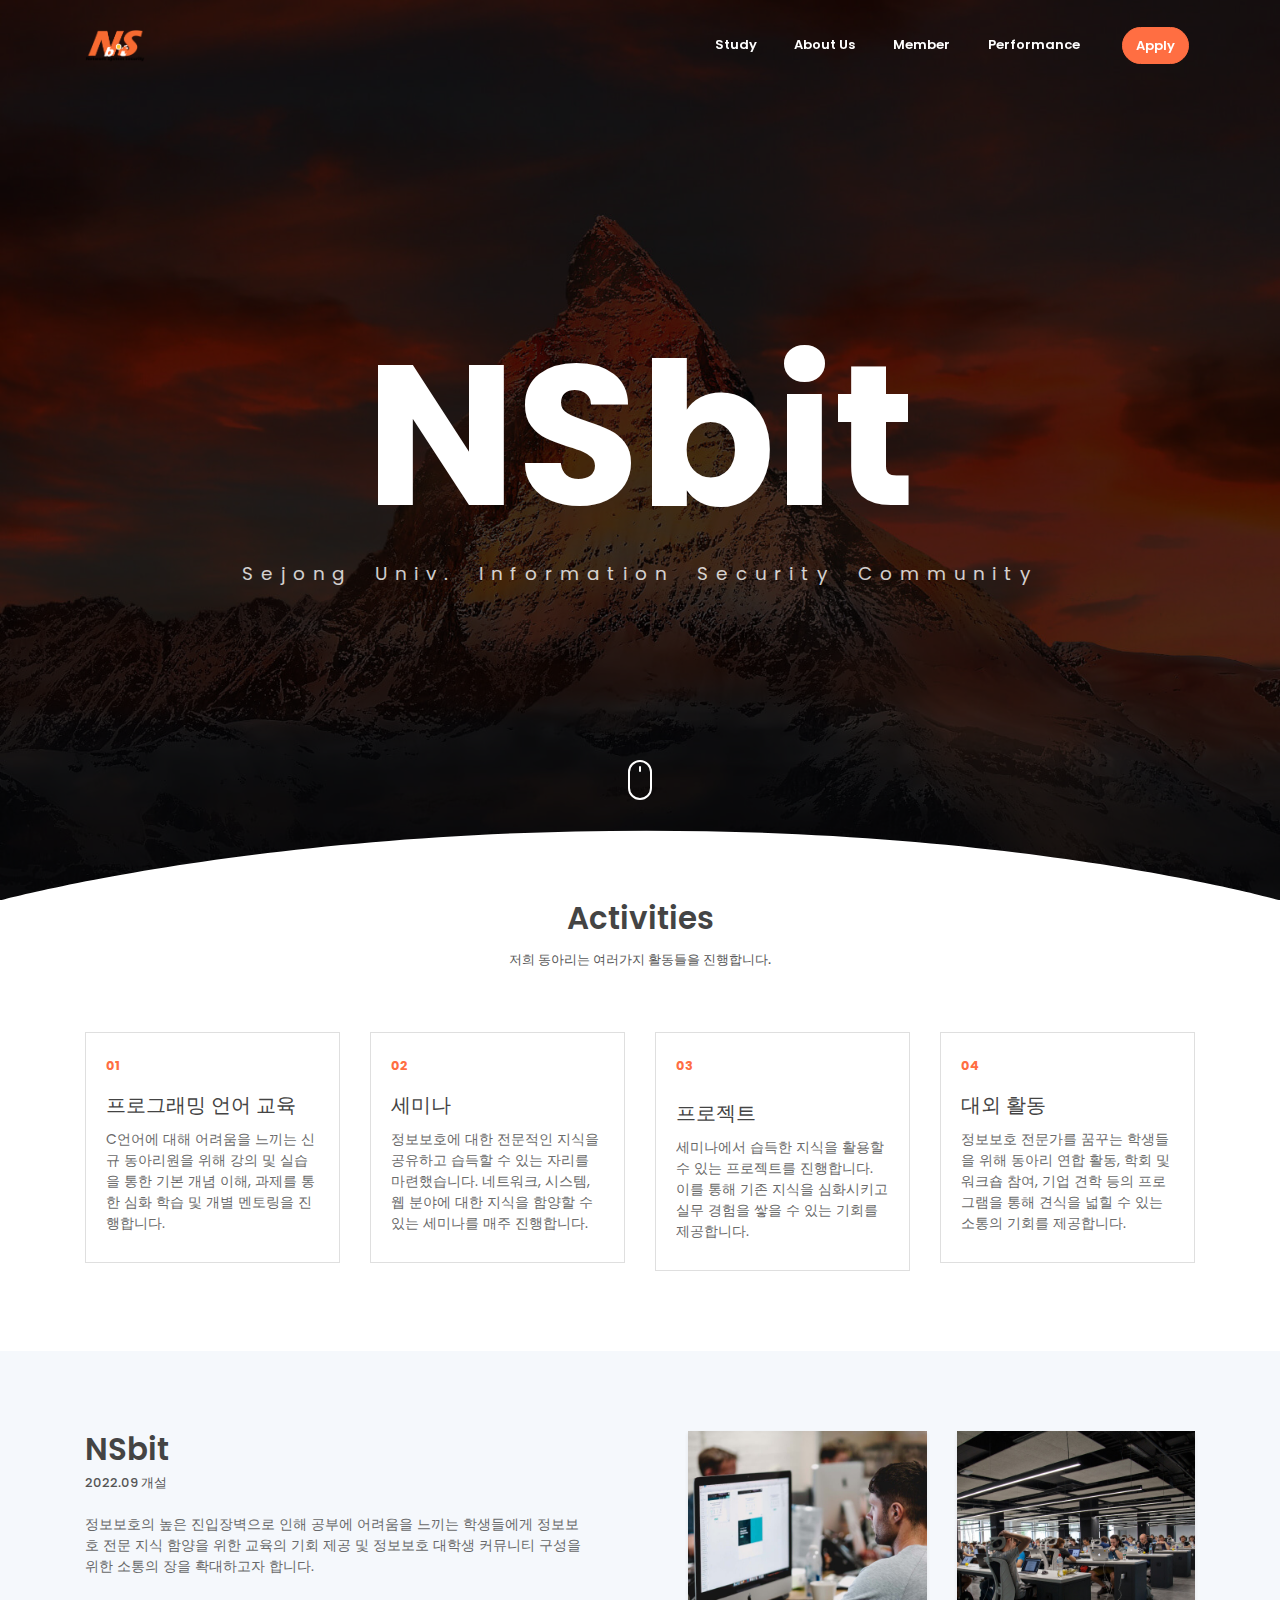
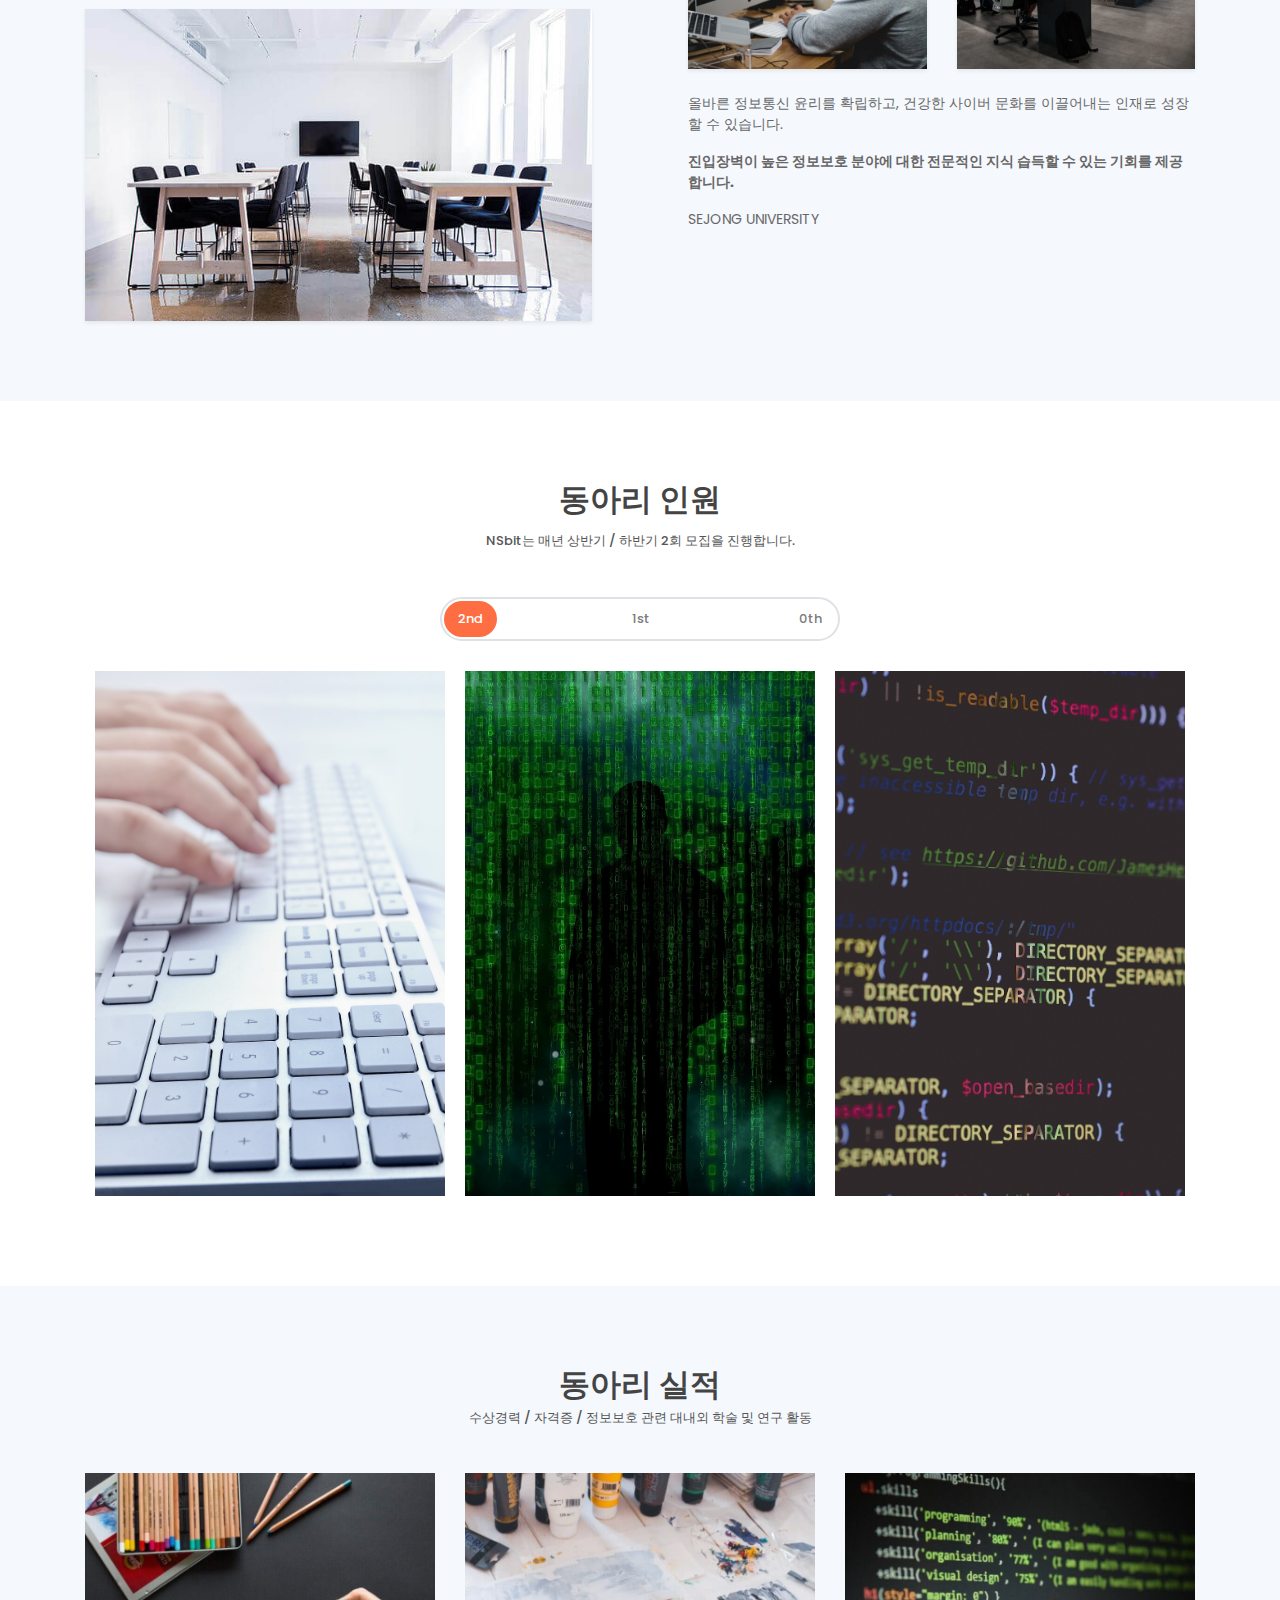
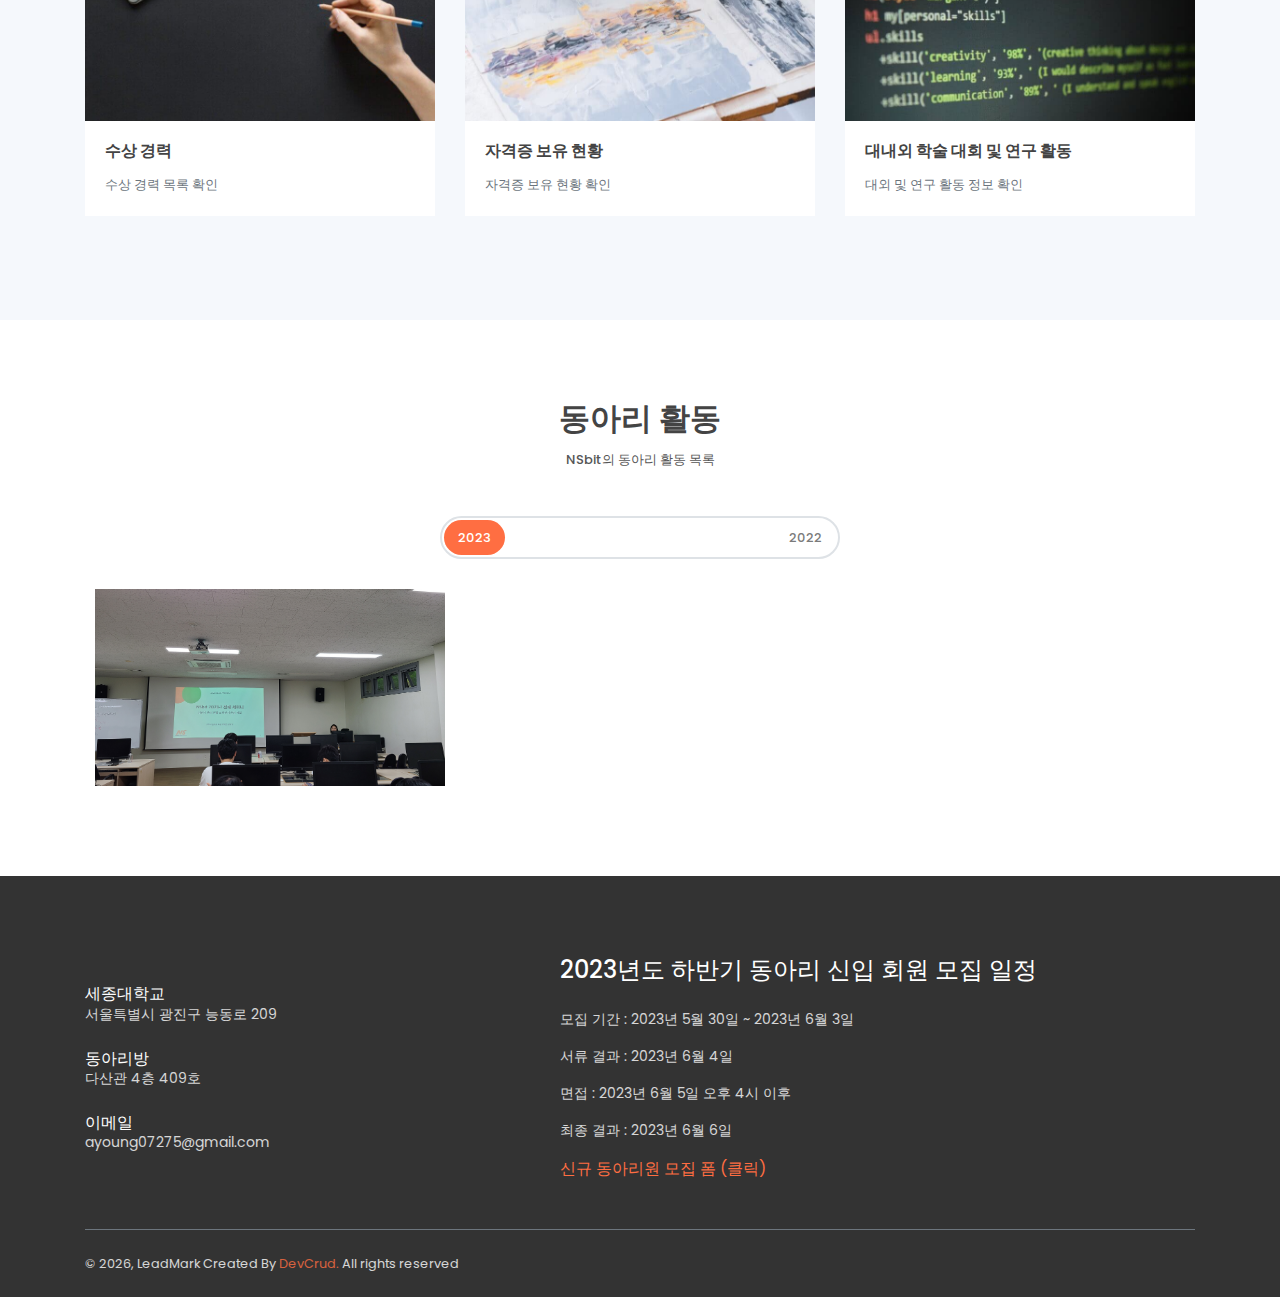
<file: index.html>
<!DOCTYPE html>
<html lang="en">
<head>
	<meta charset="utf-8">
    <meta name="viewport" content="width=device-width, initial-scale=1, shrink-to-fit=no">
    <meta name="description" content="Start your development with LeadMark landing page.">
    <meta name="author" content="Devcrud">
    <title>NSbit</title>
    <!-- font icons -->
    <link rel="stylesheet" href="./public_html/assets/vendors/themify-icons/css/themify-icons.css">
    <!-- Bootstrap + LeadMark main styles -->
	<link rel="stylesheet" href="./public_html/assets/css/leadmark.css">
</head>
<body data-spy="scroll" data-target=".navbar" data-offset="40" id="home">

    <!-- page Navigation -->
    <nav class="navbar custom-navbar navbar-expand-md navbar-light fixed-top" data-spy="affix" data-offset-top="10">
        <div class="container">
            <a class="navbar-brand" href="#">
                <img src="./public_html/assets/imgs/nsbit_icon.jpg">
            </a>
            <button class="navbar-toggler ml-auto" type="button" data-toggle="collapse" data-target="#navbarSupportedContent" aria-controls="navbarSupportedContent" aria-expanded="false" aria-label="Toggle navigation">
                <span class="navbar-toggler-icon"></span>
            </button>
            <div class="collapse navbar-collapse" id="navbarSupportedContent">
                <ul class="navbar-nav ml-auto">                     
                    <li class="nav-item">
                        <a class="nav-link" href="#study">Study</a>
                    </li>
                    <li class="nav-item">
                        <a class="nav-link" href="#about">About Us</a>
                    </li>
                    <li class="nav-item">
                        <a class="nav-link" href="#member">Member</a>
                    </li>
                    <li class="nav-item">
                        <a class="nav-link" href="#performance">Performance</a>
                    </li>
                    <li class="nav-item">
                        <a href="#contact" class="ml-4 nav-link btn btn-primary btn-sm rounded">Apply</a>
                    </li>
                </ul>
            </div>
        </div>
    </nav>
    <!-- End Of Second Navigation -->

    <!-- Page Header -->
    <header class="header">
        <div class="overlay">
            <h1 class="title" style="font-size: 200px">NSbit</h1>  
            <h1 class="subtitle">Sejong Univ. Information Security Community</h1>
        </div>  
        <div class="shape">
            <svg viewBox="0 0 1500 200">
                <path d="m 0,240 h 1500.4828 v -71.92164 c 0,0 -286.2763,-81.79324 -743.19024,-81.79324 C 300.37862,86.28512 0,168.07836 0,168.07836 Z"/>
            </svg>
        </div>  
        <div class="mouse-icon"><div class="wheel"></div></div>
    </header>
    <!-- End Of Page Header -->

    <!-- study Section -->
    <section  id="study" class="section pt-0">
        <div class="container">
            <h6 class="section-title text-center">Activities</h6>
            <h6 class="section-subtitle text-center mb-5 pb-3">저희 동아리는 여러가지 활동들을 진행합니다.</h6>

            <div class="row">
                <div class="col-md-3">
                    <div class="card mb-4 mb-md-0">
                        <div class="card-body">
                            <small class="text-primary font-weight-bold">01</small>
                            <h5 class="card-title mt-3">프로그래밍 언어 교육<h5>
                                <p class="mb-0">C언어에 대해 어려움을 느끼는 신규 동아리원을 위해 강의 및 실습을 통한 기본 개념 이해, 과제를 통한 심화 학습 및 개별 멘토링을 진행합니다.</p>
                            </div>
                        </div>
                    </div>
                    <div class="col-md-3">
                        <div class="card mb-4 mb-md-0">
                            <div class="card-body">
                                <small class="text-primary font-weight-bold">02</small>
                                <h5 class="card-title mt-3">세미나<h5>
                                <p class="mb-0">정보보호에 대한 전문적인 지식을 공유하고 습득할 수 있는 자리를 마련했습니다. 네트워크, 시스템, 웹 분야에 대한 지식을 함양할 수 있는 세미나를 매주 진행합니다.</p>
                            </div>
                        </div>
                    </div>
                <div class="col-md-3">
                    <div class="card mb-4 mb-md-0"">
                        <div class="card-body">
                            <small class="text-primary font-weight-bold">03</small>
                            <h5 class="card-title mt-4">프로젝트<h5>
                            <p class="mb-0">세미나에서 습득한 지식을 활용할 수 있는 프로젝트를 진행합니다. 이를 통해 기존 지식을 심화시키고 실무 경험을 쌓을 수 있는 기회를 제공합니다. </p>
                        </div>
                    </div>
                </div>
                <div class="col-md-3">
                    <div class="card mb-4 mb-md-0">
                        <div class="card-body">
                            <small class="text-primary font-weight-bold">04</small>
                            <h5 class="card-title mt-3">대외 활동<h5>
                            <p class="mb-0">정보보호 전문가를 꿈꾸는 학생들을 위해 동아리 연합 활동, 학회 및 워크숍 참여, 기업 견학 등의 프로그램을 통해 견식을 넓힐 수 있는 소통의 기회를 제공합니다.</p>
                        </div>
                    </div>
                </div>               
            </div>
        </section>
        </div>
    <!-- End OF study Section -->

    <!-- About Section -->
    <section class="section" id="about">
        <div class="container">
            <div class="row justify-content-between">
                <div class="col-md-6 pr-md-5 mb-4 mb-md-0">
                    <h6 class="section-title mb-0">NSbit</h6>
                    <h6 class="section-subtitle mb-4">2022.09 개설</h6>
                    <p >정보보호의 높은 진입장벽으로 인해 공부에 어려움을 느끼는 학생들에게 정보보호 전문 지식 함양을 위한 교육의 기회 제공 및 정보보호 대학생 커뮤니티 구성을 위한 소통의 장을 확대하고자 합니다.</p>
                    <img src="./public_html/assets/imgs/about.jpg" alt="" class="w-100 mt-3 shadow-sm">
                </div>
                <div class="col-md-6 pl-md-5">
                    <div class="row">
                        <div class="col-6">
                            <img src="./public_html/assets/imgs/about-1.jpg" alt="" class="w-100 shadow-sm">
                        </div>
                        <div class="col-6">
                            <img src="./public_html/assets/imgs/about-2.jpg" alt="" class="w-100 shadow-sm">
                        </div>
                        <div class="col-12 mt-4">
                            <p>올바른 정보통신 윤리를 확립하고, 건강한 사이버 문화를 이끌어내는 인재로 성장할 수 있습니다.</p>
                            <p><b>진입장벽이 높은 정보보호 분야에 대한 전문적인 지식 습득할 수 있는 기회를 제공합니다.</b><br>
                            </p>
                            <p>SEJONG UNIVERSITY</p>
                        </div>
                    </div>
                </div>
            </div>              
        </div>
    </section>
    <!-- End OF About Section -->

    <!-- member Section -->
    <section id="member" class="section portfolio-section">
        <div class="container">
            <h6 class="section-title text-center">동아리 인원</h6>
            <h6 class="section-subtitle mb-5 text-center">NSbit는 매년 상반기 / 하반기 2회 모집을 진행합니다.</h6>
            <div class="filters">
                <a href="#" data-filter=".new" class="active">
                    2nd
                </a>
                <a href="#" data-filter=".1st">
                    1st
                </a>
                <a href="#" data-filter=".0th">
                    0th
                </a>
            </div>
            <div class="portfolio-container"> 
                <div class="col-md-6 col-lg-4 new">
                    <div class="portfolio-item">
                        <img src="./public_html/assets/imgs/network.jpg" class="img-fluid" alt="Download free bootstrap 4 admin dashboard, free boootstrap 4 templates">
                        <div class="content-holder">
                            <a class="img-popup" href="./public_html/assets/imgs/network.jpg"></a>
                            <div class="text-holder">
                                <h6 class="title">네트워크</h6>
                                <p class="subtitle">양혜연(네트워크 부장)</p>
                                <p class="subtitle">지승훈</p>
                                <p class="subtitle">이태규</p>
                                <p class="subtitle">김재훈</p>
                                <p class="subtitle">전민재</p>
                            </div>
                        </div>   
                    </div>
                </div>
                <div class="col-md-6 col-lg-4 new">
                    <div class="portfolio-item">
                        <img src="./public_html/assets/imgs/system.jpg" class="img-fluid" alt="Download free bootstrap 4 admin dashboard, free boootstrap 4 templates">
                        <div class="content-holder">
                            <a class="img-popup" href="./public_html/assets/imgs/system.jpg"></a>
                            <div class="text-holder">
                                <h6 class="title">시스템</h6>
                                <p class="subtitle">정해린(시스템 부장)</p>
                                <p class="subtitle">조대종</p>
                                <p class="subtitle">지승훈</p>
                                <p class="subtitle">곽어진</p>
                                <p class="subtitle">오예진</p>
                                <p class="subtitle">김세훈</p>
                                <p class="subtitle">이성원</p>
                                <p class="subtitle">오현규</p>
                            </div>
                        </div>   
                    </div>      
                </div>
                <div class="col-md-6 col-lg-4 new">
                    <div class="portfolio-item">
                        <img src="./public_html/assets/imgs/web.jpg" class="img-fluid" alt="Download free bootstrap 4 admin dashboard, free boootstrap 4 templates">
                        <div class="content-holder">
                            <a class="img-popup" href="./public_html/assets/imgs/web.jpg"></a>
                            <div class="text-holder">
                                <h6 class="title">웹</h6>
                                <p class="subtitle">이동욱(웹 부장)</p>
                                <p class="subtitle">곽어진</p>
                                <p class="subtitle">조대종</p>
                                <p class="subtitle">권수빈</p>
                                <p class="subtitle">전민재</p>
                                <p class="subtitle">문지윤</p>
                            </div>
                        </div>   
                    </div>      
                </div>
                <div class="col-md-6 col-lg-4 1st">
                    <div class="portfolio-item">
                            <img src="./public_html/assets/imgs/network.jpg" class="img-fluid" alt="Download free bootstrap 4 admin dashboard, free boootstrap 4 templates">
                            <div class="content-holder">
                                <a class="img-popup" href="./public_html/assets/imgs/network.jpg"></a>
                                <div class="text-holder">
                                    <h6 class="title">네트워크</h6>
                                    <p class="subtitle">성아영 (네트워크 부장 / 회장)</p>
                                    <p class="subtitle">백승혜 (총무)</p>
                                    <p class="subtitle">이하늘</p>
                                    <p class="subtitle">이동욱</p>
                                    <p class="subtitle">황혜경</p>
                                    <p class="subtitle">김홍현</p>
                                </div>
                            </div>   
                        </div>
                </div>
                <div class="col-md-6 col-lg-4 1st">
                        <div class="portfolio-item">
                            <img src="./public_html/assets/imgs/system.jpg" class="img-fluid" alt="Download free bootstrap 4 admin dashboard, free boootstrap 4 templates">
                            <div class="content-holder">
                                <a class="img-popup" href="./public_html/assets/imgs/system.jpg"></a>
                                <div class="text-holder">
                                    <h6 class="title">시스템</h6>
                                    <p class="subtitle">장서현(시스템 부장)</p>
                                    <p class="subtitle">정해린</p>
                                    <p class="subtitle">황혜경</p>
                                </div>
                            </div>   
                        </div>      
                </div>
                <div class="col-md-6 col-lg-4 1st">
                    <div class="portfolio-item">
                        <img src="./public_html/assets/imgs/web.jpg" class="img-fluid" alt="Download free bootstrap 4 admin dashboard, free boootstrap 4 templates">
                        <div class="content-holder">
                            <a class="img-popup" href="./public_html/assets/imgs/web.jpg"></a>
                            <div class="text-holder">
                                <h6 class="title">웹</h6>
                                <p class="subtitle">오준희(웹 부장 / 부회장)</p>
                                <p class="subtitle">이동욱</p>
                                <p class="subtitle">양혜연</p>
                                <p class="subtitle">백승혜</p>
                            </div>
                        </div>   
                    </div>      
                </div>
                <div class="col-md-6 col-lg-4 0th">
                    <div class="portfolio-item">
                        <img src="./public_html/assets/imgs/network.jpg" class="img-fluid" alt="Download free bootstrap 4 admin dashboard, free boootstrap 4 templates">
                        <div class="content-holder">
                            <a class="img-popup" href="./public_html/assets/imgs/network.jpg"></a>
                            <div class="text-holder">
                                <h6 class="title">네트워크</h6>
                                <p class="subtitle">이하늘(네트워크 부장 / 회장)</p>
                                <p class="subtitle">조성우(총무)</p>
                                <p class="subtitle">김지혜</p>
                                <p class="subtitle">성아영</p>
                                <p class="subtitle">가하늘</p>
                            </div>
                        </div>   
                    </div>      
                </div>
                <div class="col-md-6 col-lg-4 0th">
                    <div class="portfolio-item">
                        <img src="./public_html/assets/imgs/system.jpg" class="img-fluid" alt="Download free bootstrap 4 admin dashboard, free boootstrap 4 templates">
                        <div class="content-holder">
                            <a class="img-popup" href="./public_html/assets/imgs/system.jpg"></a>
                            <div class="text-holder">
                                <h6 class="title">시스템</h6>
                                <p class="subtitle">장서현(시스템 부장)</p>
                                <p class="subtitle">이하늘(회장)</p>
                                <p class="subtitle">오준희(부회장)</p>
                                <p class="subtitle">조성우(총무)</p>
                                <p class="subtitle">김지혜</p>
                                <p class="subtitle">성아영</p>
                                <p class="subtitle">가하늘</p>
                                <p class="subtitle">김다현</p>
                                <p class="subtitle">정재형</p>
                            </div>
                        </div>   
                    </div>      
                </div>
                <div class="col-md-6 col-lg-4 0th">
                    <div class="portfolio-item">
                        <img src="./public_html/assets/imgs/web.jpg" class="img-fluid" alt="Download free bootstrap 4 admin dashboard, free boootstrap 4 templates">
                        <div class="content-holder">
                            <a class="img-popup" href="./public_html/assets/imgs/web.jpg"></a>
                            <div class="text-holder">
                                <h6 class="title">웹</h6>
                                <p class="subtitle">오준희(웹 부장 / 부회장)</p>
                                <p class="subtitle">가하늘</p>
                                <p class="subtitle">김다현</p>
                            </div>
                        </div>   
                    </div>      
                </div>
            </div>
        </div> 
    </section>
    <!-- End of portfolio section -->

    <!-- Blog Section -->
    <section class="section" id="performance">
        <div class="container">
            <h6 class="section-title mb-0 text-center">동아리 실적</h6>
            <h6 class="section-subtitle mb-5 text-center">수상경력 / 자격증 / 정보보호 관련 대내외 학술 및 연구 활동</h6>

            <div class="row">
                <div class="col-md-4">
                    <div class="card border-0 mb-4">
                        <img src="./public_html/assets/imgs/blog-1.jpg" alt="" class="card-img-top w-100">
                        <div class="card-body">                         
                            <h6 class="card-title" style="font-weight:bold">수상 경력</h6>
                            <a href="./performance/awards.html" rel="noopener noreferrer" class="small text-muted">수상 경력 목록 확인</a>
                        </div>
                    </div>
                </div>
                <div class="col-md-4">
                    <div class="card border-0 mb-4">
                        <img src="./public_html/assets/imgs/blog-2.jpg" alt="" class="card-img-top w-100">
                        <div class="card-body">                         
                            <h6 class="card-title" style="font-weight:bold">자격증 보유 현황</h5>
                            <a href="./performance/certificate.html" rel="noopener noreferrer" class="small text-muted">자격증 보유 현황 확인</a>
                        </div>
                    </div>
                </div>
                <div class="col-md-4">
                    <div class="card border-0 mb-4">
                        <img src="./public_html/assets/imgs/blog-3.jpg" alt="" class="card-img-top w-100">
                        <div class="card-body">                         
                            <h6 class="card-title" style="font-weight:bold">대내외 학술 대회 및 연구 활동</h6>
                            <a href="./performance/aca_res.html" rel="noopener noreferrer" class="small text-muted">대외 및 연구 활동 정보 확인</a>
                        </div>
                    </div>
                </div>
            </div>
        </div>
    </section>
    <!-- End of Blog Section -->

    <!-- Testmonial Section -->
    <section id="testmonial" class="section portfolio-section">
        <div class="container">
            <h6 class="section-title text-center">동아리 활동</h6>
            <h6 class="section-subtitle mb-5 text-center">NSbit의 동아리 활동 목록</h6>
            <div class="filters">
                <a href="#" data-filter=".new" class="active">
                    2023
                </a>
                <a href="#" data-filter=".2022">
                    2022
                </a>
            </div>
            <div class="portfolio-container">
                <div class="col-md-6 col-lg-4 new">
                    <div class="portfolio-item">
                        <img src="./public_html/assets/imgs/2023-1_seminar.jpg" class="img-fluid" alt="Download free bootstrap 4 admin dashboard, free boootstrap 4 templates">
                        <div class="content-holder">
                            <a class="img-popup" href="./public_html/assets/imgs/2023-1_seminar.jpg"></a>
                            <div class="text-holder">
                                <h6 class="title">2023-1 NSbit 전체 OT</h6>
                            </div>
                        </div>   
                    </div>
                </div>   
                <div class="col-md-6 col-lg-4 2022">
                    <div class="portfolio-item">
                        <img src="./public_html/assets/imgs/2022-dining.jpg" class="img-fluid" alt="Download free bootstrap 4 admin dashboard, free boootstrap 4 templates">
                        <div class="content-holder">
                            <a class="img-popup" href="./public_html/assets/imgs/2022-dining.jpg"></a>
                            <div class="text-holder">
                                <h6 class="title">2022 NSbit 동아리 회식</h6>
                            </div>
                        </div>   
                    </div>
                </div>
            </div>
    </section>
    <!-- Contact Section -->
    <section id="contact" class="section has-img-bg pb-0">
        <div class="container">
            <div class="row align-items-center">
                <div class="col-md-5 my-3">
                    <h6 class="mb-0">세종대학교</h6>
                    <p class="mb-4">서울특별시 광진구 능동로 209</p>

                    <h6 class="mb-0">동아리방</h6>
                    <p class="mb-4">다산관 4층 409호</p>

                    <h6 class="mb-0">이메일</h6>
                    <p class="mb-0">ayoung07275@gmail.com</p>
                </div>
                <div class="col-md-7">
                    <form>
                        <h4 class="mb-4">2023년도 하반기 동아리 신입 회원 모집 일정</h4>
                        <div>
                            <p>모집 기간 : 2023년 5월 30일 ~ 2023년 6월 3일</p>
                            <p>서류 결과 : 2023년 6월 4일</p>
                            <p>면접 : 2023년 6월 5일 오후 4시 이후</p>
                            <p>최종 결과 : 2023년 6월 6일</p>
                            <a href="https://forms.gle/wgNo57ufoGB1JfqN7" target="_blank" rel="noopener noreferrer">신규 동아리원 모집 폼 (클릭) </a>
                        </div>                      
                    </form>
                </div>
            </div>
            <!-- Page Footer -->
            <footer class="mt-5 py-4 border-top border-secondary">
                <p class="mb-0 small">&copy; <script>document.write(new Date().getFullYear())</script>, LeadMark Created By <a href="https://www.devcrud.com" target="_blank">DevCrud.</a>  All rights reserved </p>     
            </footer>
            <!-- End of Page Footer -->  
        </div>
    </section>
	
	<!-- core  -->
    <script src="./public_html/assets/vendors/jquery/jquery-3.4.1.js"></script>
    <script src="./public_html/assets/vendors/bootstrap/bootstrap.bundle.js"></script>

    <!-- bootstrap 3 affix -->
	<script src="./public_html/assets/vendors/bootstrap/bootstrap.affix.js"></script>

    <!-- Isotope -->
    <script src="./public_html/assets/vendors/isotope/isotope.pkgd.js"></script>

    <!-- LeadMark js -->
    <script src="./public_html/assets/js/leadmark.js"></script>

</body>
</html>
</file>
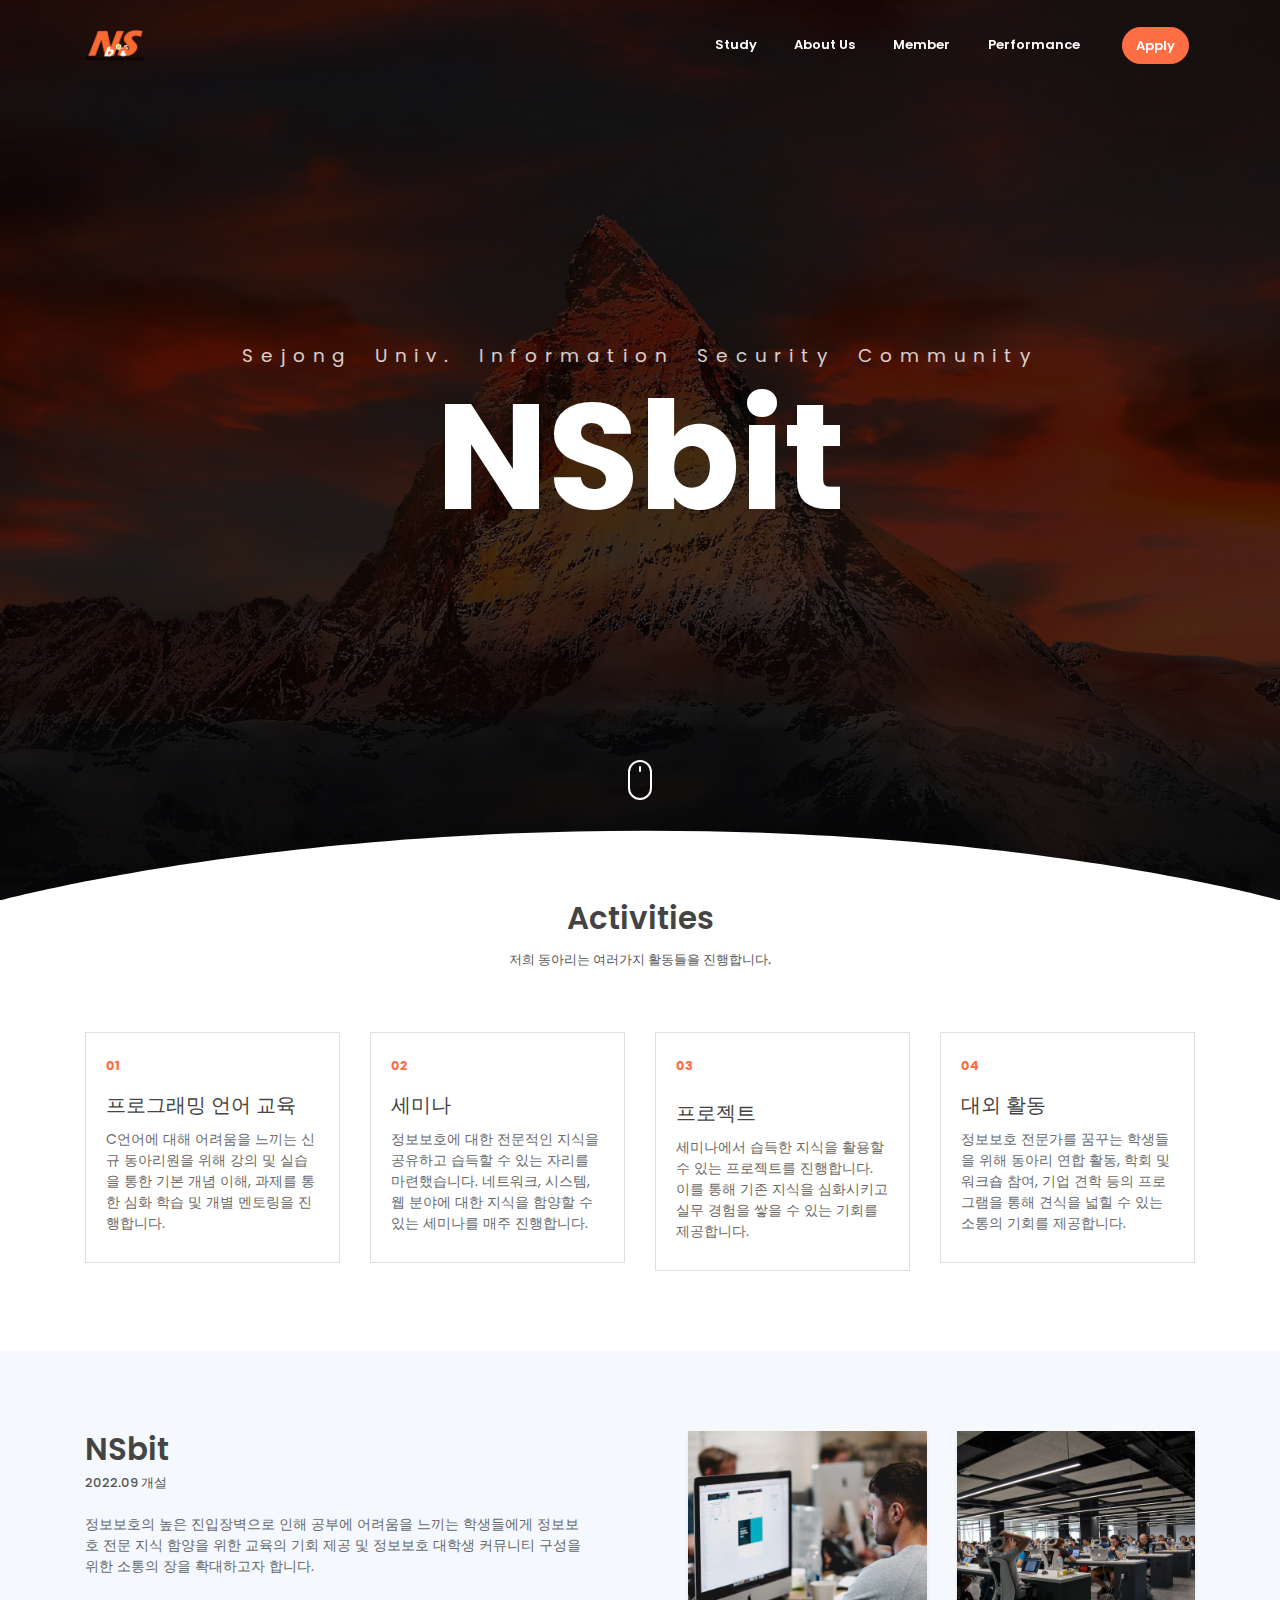
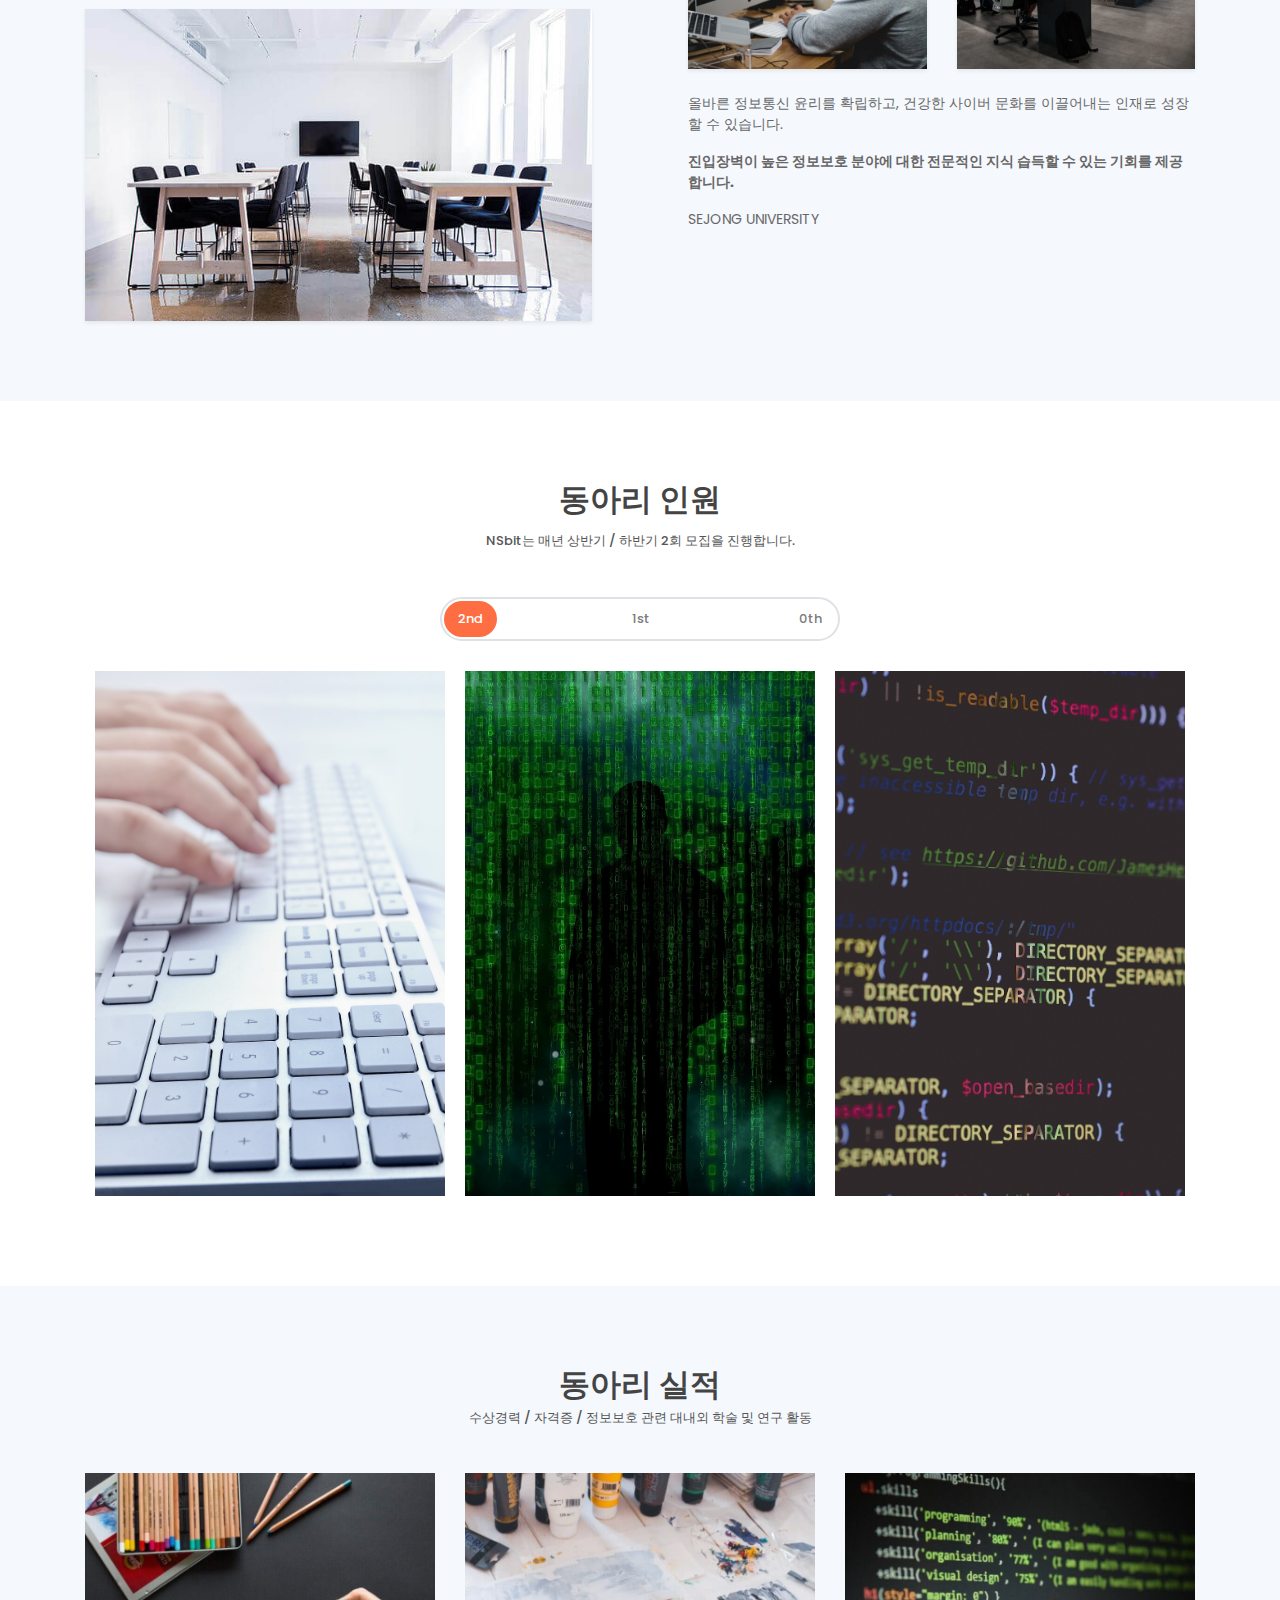
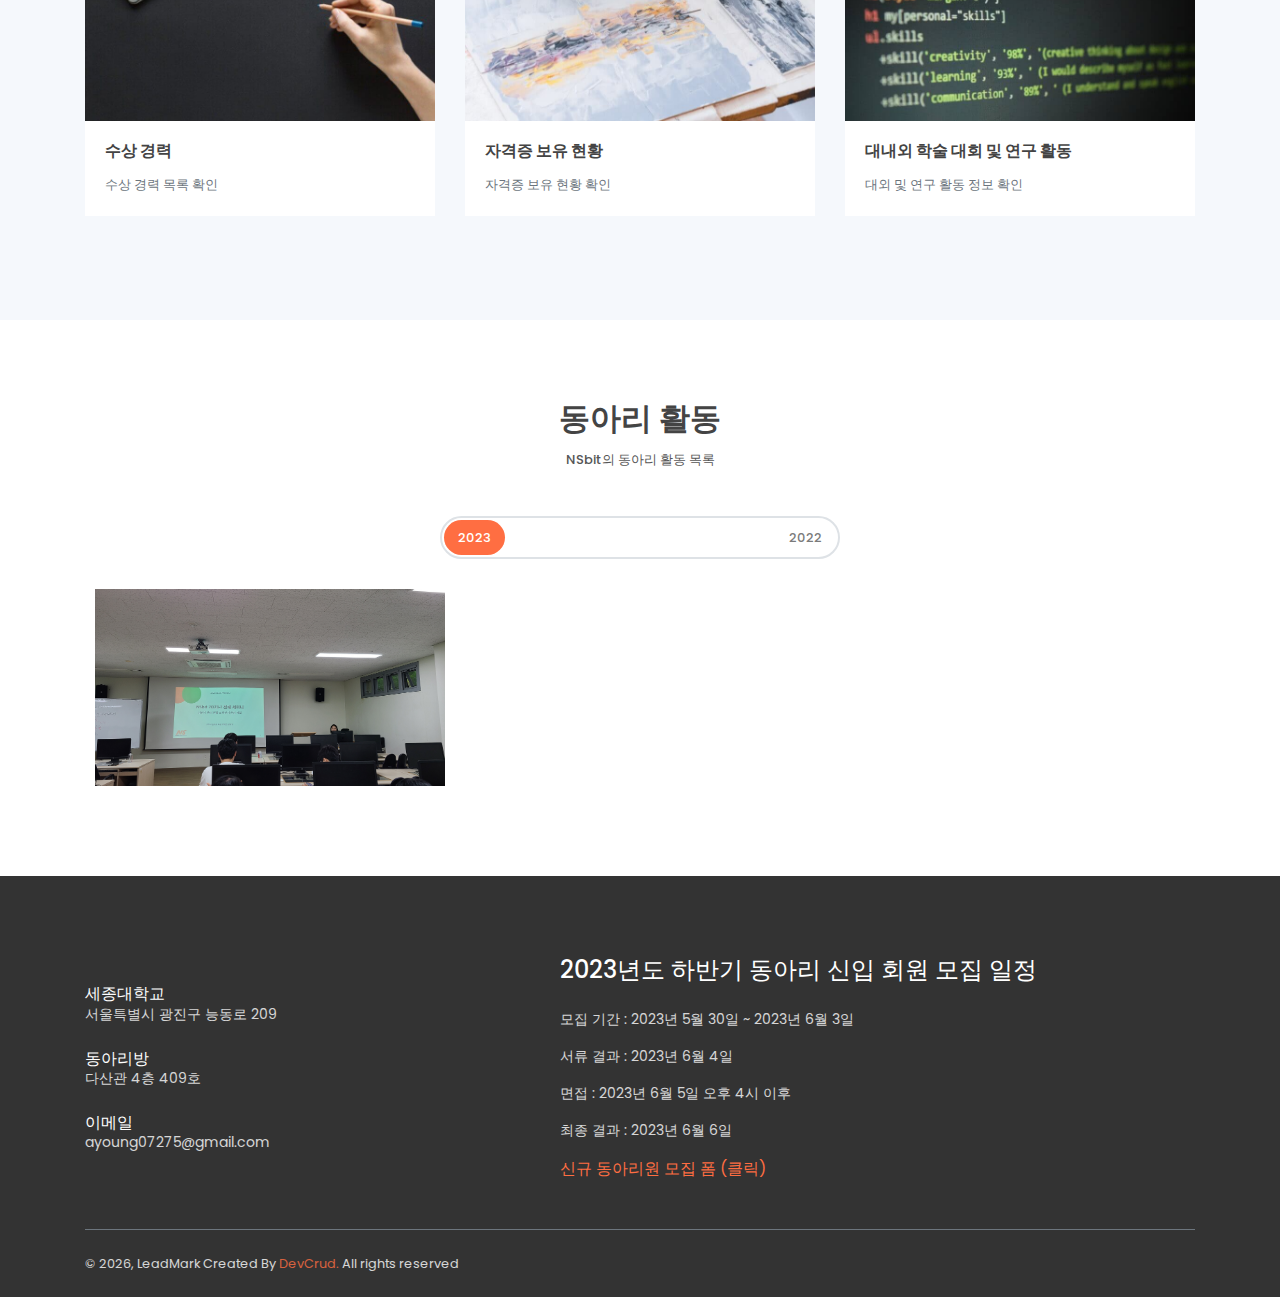
<file: public_html/index.html>
<!DOCTYPE html>
<html lang="en">
<head>
	<meta charset="utf-8">
    <meta name="viewport" content="width=device-width, initial-scale=1, shrink-to-fit=no">
    <meta name="description" content="Start your development with LeadMark landing page.">
    <meta name="author" content="Devcrud">
    <title>NSbit</title>
    <!-- font icons -->
    <link rel="stylesheet" href="assets/vendors/themify-icons/css/themify-icons.css">
    <!-- Bootstrap + LeadMark main styles -->
	<link rel="stylesheet" href="assets/css/leadmark.css">
</head>
<body data-spy="scroll" data-target=".navbar" data-offset="40" id="home">

    <!-- page Navigation -->
    <nav class="navbar custom-navbar navbar-expand-md navbar-light fixed-top" data-spy="affix" data-offset-top="10">
        <div class="container">
            <a class="navbar-brand" href="#">
                <img src="assets/imgs/nsbit_icon.jpg">
            </a>
            <button class="navbar-toggler ml-auto" type="button" data-toggle="collapse" data-target="#navbarSupportedContent" aria-controls="navbarSupportedContent" aria-expanded="false" aria-label="Toggle navigation">
                <span class="navbar-toggler-icon"></span>
            </button>
            <div class="collapse navbar-collapse" id="navbarSupportedContent">
                <ul class="navbar-nav ml-auto">                     
                    <li class="nav-item">
                        <a class="nav-link" href="#service">Study</a>
                    </li>
                    <li class="nav-item">
                        <a class="nav-link" href="#about">About Us</a>
                    </li>
                    <li class="nav-item">
                        <a class="nav-link" href="#portfolio">Member</a>
                    </li>
                    <li class="nav-item">
                        <a class="nav-link" href="#performance">Performance</a>
                    </li>
                    <li class="nav-item">
                        <a href="#contact" class="ml-4 nav-link btn btn-primary btn-sm rounded">Apply</a>
                    </li>
                </ul>
            </div>
        </div>
    </nav>
    <!-- End Of Second Navigation -->

    <!-- Page Header -->
    <header class="header">
        <div class="overlay">
            <h1 class="subtitle">Sejong Univ. Information Security Community</h1>
            <h1 class="title" style="font-size: 150px">NSbit</h1>  
        </div>  
        <div class="shape">
            <svg viewBox="0 0 1500 200">
                <path d="m 0,240 h 1500.4828 v -71.92164 c 0,0 -286.2763,-81.79324 -743.19024,-81.79324 C 300.37862,86.28512 0,168.07836 0,168.07836 Z"/>
            </svg>
        </div>  
        <div class="mouse-icon"><div class="wheel"></div></div>
    </header>
    <!-- End Of Page Header -->

    <!-- Service Section -->
    <section  id="service" class="section pt-0">
        <div class="container">
            <h6 class="section-title text-center">Activities</h6>
            <h6 class="section-subtitle text-center mb-5 pb-3">저희 동아리는 여러가지 활동들을 진행합니다.</h6>

            <div class="row">
                <div class="col-md-3">
                    <div class="card mb-4 mb-md-0">
                        <div class="card-body">
                            <small class="text-primary font-weight-bold">01</small>
                            <h5 class="card-title mt-3">프로그래밍 언어 교육<h5>
                                <p class="mb-0">C언어에 대해 어려움을 느끼는 신규 동아리원을 위해 강의 및 실습을 통한 기본 개념 이해, 과제를 통한 심화 학습 및 개별 멘토링을 진행합니다.</p>
                            </div>
                        </div>
                    </div>
                    <div class="col-md-3">
                        <div class="card mb-4 mb-md-0">
                            <div class="card-body">
                                <small class="text-primary font-weight-bold">02</small>
                                <h5 class="card-title mt-3">세미나<h5>
                                <p class="mb-0">정보보호에 대한 전문적인 지식을 공유하고 습득할 수 있는 자리를 마련했습니다. 네트워크, 시스템, 웹 분야에 대한 지식을 함양할 수 있는 세미나를 매주 진행합니다.</p>
                            </div>
                        </div>
                    </div>
                <div class="col-md-3">
                    <div class="card mb-4 mb-md-0"">
                        <div class="card-body">
                            <small class="text-primary font-weight-bold">03</small>
                            <h5 class="card-title mt-4">프로젝트<h5>
                            <p class="mb-0">세미나에서 습득한 지식을 활용할 수 있는 프로젝트를 진행합니다. 이를 통해 기존 지식을 심화시키고 실무 경험을 쌓을 수 있는 기회를 제공합니다. </p>
                        </div>
                    </div>
                </div>
                <div class="col-md-3">
                    <div class="card mb-4 mb-md-0">
                        <div class="card-body">
                            <small class="text-primary font-weight-bold">04</small>
                            <h5 class="card-title mt-3">대외 활동<h5>
                            <p class="mb-0">정보보호 전문가를 꿈꾸는 학생들을 위해 동아리 연합 활동, 학회 및 워크숍 참여, 기업 견학 등의 프로그램을 통해 견식을 넓힐 수 있는 소통의 기회를 제공합니다.</p>
                        </div>
                    </div>
                </div>               
            </div>
        </section>
        </div>
    <!-- End OF Service Section -->

    <!-- About Section -->
    <section class="section" id="about">
        <div class="container">
            <div class="row justify-content-between">
                <div class="col-md-6 pr-md-5 mb-4 mb-md-0">
                    <h6 class="section-title mb-0">NSbit</h6>
                    <h6 class="section-subtitle mb-4">2022.09 개설</h6>
                    <p >정보보호의 높은 진입장벽으로 인해 공부에 어려움을 느끼는 학생들에게 정보보호 전문 지식 함양을 위한 교육의 기회 제공 및 정보보호 대학생 커뮤니티 구성을 위한 소통의 장을 확대하고자 합니다.</p>
                    <img src="assets/imgs/about.jpg" alt="" class="w-100 mt-3 shadow-sm">
                </div>
                <div class="col-md-6 pl-md-5">
                    <div class="row">
                        <div class="col-6">
                            <img src="assets/imgs/about-1.jpg" alt="" class="w-100 shadow-sm">
                        </div>
                        <div class="col-6">
                            <img src="assets/imgs/about-2.jpg" alt="" class="w-100 shadow-sm">
                        </div>
                        <div class="col-12 mt-4">
                            <p>올바른 정보통신 윤리를 확립하고, 건강한 사이버 문화를 이끌어내는 인재로 성장할 수 있습니다.</p>
                            <p><b>진입장벽이 높은 정보보호 분야에 대한 전문적인 지식 습득할 수 있는 기회를 제공합니다.</b><br>
                            </p>
                            <p>SEJONG UNIVERSITY</p>
                        </div>
                    </div>
                </div>
            </div>              
        </div>
    </section>
    <!-- End OF About Section -->

    <!-- Portfolio Section -->
    <section id="portfolio" class="section portfolio-section">
        <div class="container">
            <h6 class="section-title text-center">동아리 인원</h6>
            <h6 class="section-subtitle mb-5 text-center">NSbit는 매년 상반기 / 하반기 2회 모집을 진행합니다.</h6>
            <div class="filters">
                <a href="#" data-filter=".new" class="active">
                    2nd
                </a>
                <a href="#" data-filter=".2nd">
                    1st
                </a>
                <a href="#" data-filter=".1st">
                    0th
                </a>

            </div>
            <div class="portfolio-container"> 
                <div class="col-md-6 col-lg-4 1st">
                    <div class="portfolio-item">
                        <img src="assets/imgs/network.jpg" class="img-fluid" alt="Download free bootstrap 4 admin dashboard, free boootstrap 4 templates">
                        <div class="content-holder">
                            <a class="img-popup" href="assets/imgs/network.jpg"></a>
                            <div class="text-holder">
                                <h6 class="title">네트워크</h6>
                                <p class="subtitle">이하늘(네트워크 부장 / 회장)</p>
                                <p class="subtitle">조성우(총무)</p>
                                <p class="subtitle">김지혜</p>
                                <p class="subtitle">성아영</p>
                                <p class="subtitle">가하늘</p>
                            </div>
                        </div>   
                    </div>      
                </div>
                <div class="col-md-6 col-lg-4 1st">
                    <div class="portfolio-item">
                        <img src="assets/imgs/system.jpg" class="img-fluid" alt="Download free bootstrap 4 admin dashboard, free boootstrap 4 templates">
                        <div class="content-holder">
                            <a class="img-popup" href="assets/imgs/system.jpg"></a>
                            <div class="text-holder">
                                <h6 class="title">시스템</h6>
                                <p class="subtitle">장서현(시스템 부장)</p>
                                <p class="subtitle">이하늘(회장)</p>
                                <p class="subtitle">오준희(부회장)</p>
                                <p class="subtitle">조성우(총무)</p>
                                <p class="subtitle">김지혜</p>
                                <p class="subtitle">성아영</p>
                                <p class="subtitle">가하늘</p>
                                <p class="subtitle">김다현</p>
                                <p class="subtitle">정재형</p>
                            </div>
                        </div>   
                    </div>      
                </div>
                <div class="col-md-6 col-lg-4 1st">
                    <div class="portfolio-item">
                        <img src="assets/imgs/web.jpg" class="img-fluid" alt="Download free bootstrap 4 admin dashboard, free boootstrap 4 templates">
                        <div class="content-holder">
                            <a class="img-popup" href="assets/imgs/web.jpg"></a>
                            <div class="text-holder">
                                <h6 class="title">웹</h6>
                                <p class="subtitle">오준희(웹 부장 / 부회장)</p>
                                <p class="subtitle">가하늘</p>
                                <p class="subtitle">김다현</p>
                            </div>
                        </div>   
                    </div>      
                </div>
                <div class="col-md-6 col-lg-4 2nd">
                    <div class="portfolio-item">
                        <img src="assets/imgs/network.jpg" class="img-fluid" alt="Download free bootstrap 4 admin dashboard, free boootstrap 4 templates">
                        <div class="content-holder">
                            <a class="img-popup" href="assets/imgs/network.jpg"></a>
                            <div class="text-holder">
                                <h6 class="title">네트워크</h6>
                                <p class="subtitle">성아영 (네트워크 부장 / 회장)</p>
                                <p class="subtitle">백승혜 (총무)</p>
                                <p class="subtitle">이하늘</p>
                                <p class="subtitle">이동욱</p>
                                <p class="subtitle">황혜경</p>
                                <p class="subtitle">김홍현</p>
                            </div>
                        </div>   
                    </div>
                </div>
                <div class="col-md-6 col-lg-4 2nd">
                    <div class="portfolio-item">
                        <img src="assets/imgs/system.jpg" class="img-fluid" alt="Download free bootstrap 4 admin dashboard, free boootstrap 4 templates">
                        <div class="content-holder">
                            <a class="img-popup" href="assets/imgs/system.jpg"></a>
                            <div class="text-holder">
                                <h6 class="title">시스템</h6>
                                <p class="subtitle">장서현(시스템 부장)</p>
                                <p class="subtitle">정해린</p>
                                <p class="subtitle">황혜경</p>
                            </div>
                        </div>   
                    </div>      
                </div>
                <div class="col-md-6 col-lg-4 2nd">
                    <div class="portfolio-item">
                        <img src="assets/imgs/web.jpg" class="img-fluid" alt="Download free bootstrap 4 admin dashboard, free boootstrap 4 templates">
                        <div class="content-holder">
                            <a class="img-popup" href="assets/imgs/web.jpg"></a>
                            <div class="text-holder">
                                <h6 class="title">웹</h6>
                                <p class="subtitle">오준희(웹 부장 / 부회장)</p>
                                <p class="subtitle">이동욱</p>
                                <p class="subtitle">양혜연</p>
                                <p class="subtitle">백승혜</p>
                            </div>
                        </div>   
                    </div>      
                </div>
                <div class="col-md-6 col-lg-4 new">
                    <div class="portfolio-item">
                        <img src="assets/imgs/network.jpg" class="img-fluid" alt="Download free bootstrap 4 admin dashboard, free boootstrap 4 templates">
                        <div class="content-holder">
                            <a class="img-popup" href="assets/imgs/network.jpg"></a>
                            <div class="text-holder">
                                <h6 class="title">네트워크</h6>
                            </div>
                        </div>   
                    </div>
                </div>
                <div class="col-md-6 col-lg-4 new">
                    <div class="portfolio-item">
                        <img src="assets/imgs/system.jpg" class="img-fluid" alt="Download free bootstrap 4 admin dashboard, free boootstrap 4 templates">
                        <div class="content-holder">
                            <a class="img-popup" href="assets/imgs/system.jpg"></a>
                            <div class="text-holder">
                                <h6 class="title">시스템</h6>
                            </div>
                        </div>   
                    </div>      
                </div>
                
                <div class="col-md-6 col-lg-4 new">
                    <div class="portfolio-item">
                        <img src="assets/imgs/web.jpg" class="img-fluid" alt="Download free bootstrap 4 admin dashboard, free boootstrap 4 templates">
                        <div class="content-holder">
                            <a class="img-popup" href="assets/imgs/web.jpg"></a>
                            <div class="text-holder">
                                <h6 class="title">웹</h6>

                            </div>
                        </div>   
                    </div>      
                </div>
                <div class="col-md-6 col-lg-4 web">
                    <div class="portfolio-item">
                        <img src="assets/imgs/network.jpg" class="img-fluid" alt="Download free bootstrap 4 admin dashboard, free boootstrap 4 templates">
                        <div class="content-holder">
                            <a class="img-popup" href="assets/imgs/network.jpg"></a>
                            <div class="text-holder">
                                <h6 class="title">네트워크</h6>
                            </div>
                        </div>   
                    </div>
                </div>
                <div class="col-md-6 col-lg-4 web">
                    <div class="portfolio-item">
                        <img src="assets/imgs/system.jpg" class="img-fluid" alt="Download free bootstrap 4 admin dashboard, free boootstrap 4 templates">
                        <div class="content-holder">
                            <a class="img-popup" href="assets/imgs/system.jpg"></a>
                            <div class="text-holder">
                                <h6 class="title">시스템</h6>
                            </div>
                        </div>   
                    </div>      
                </div>
                <div class="col-md-6 col-lg-4 web">
                    <div class="portfolio-item">
                        <img src="assets/imgs/web.jpg" class="img-fluid" alt="Download free bootstrap 4 admin dashboard, free boootstrap 4 templates">
                        <div class="content-holder">
                            <a class="img-popup" href="assets/imgs/web.jpg"></a>
                            <div class="text-holder">
                                <h6 class="title">웹</h6>

                            </div>
                        </div>   
                    </div>      
                </div>
                
    </section>
    <!-- End of portfolio section -->

    <!-- Blog Section -->
    <section class="section" id="performance">
        <div class="container">
            <h6 class="section-title mb-0 text-center">동아리 실적</h6>
            <h6 class="section-subtitle mb-5 text-center">수상경력 / 자격증 / 정보보호 관련 대내외 학술 및 연구 활동</h6>

            <div class="row">
                <div class="col-md-4">
                    <div class="card border-0 mb-4">
                        <img src="assets/imgs/blog-1.jpg" alt="" class="card-img-top w-100">
                        <div class="card-body">                         
                            <h6 class="card-title" style="font-weight:bold">수상 경력</h6>
                            <a href="./performance/awards.html" rel="noopener noreferrer" class="small text-muted">수상 경력 목록 확인</a>
                        </div>
                    </div>
                </div>
                <div class="col-md-4">
                    <div class="card border-0 mb-4">
                        <img src="assets/imgs/blog-2.jpg" alt="" class="card-img-top w-100">
                        <div class="card-body">                         
                            <h6 class="card-title" style="font-weight:bold">자격증 보유 현황</h5>
                            <a href="./performance/certificate.html" rel="noopener noreferrer" class="small text-muted">자격증 보유 현황 확인</a>
                        </div>
                    </div>
                </div>
                <div class="col-md-4">
                    <div class="card border-0 mb-4">
                        <img src="assets/imgs/blog-3.jpg" alt="" class="card-img-top w-100">
                        <div class="card-body">                         
                            <h6 class="card-title" style="font-weight:bold">대내외 학술 대회 및 연구 활동</h6>
                            <a href="./performance/aca_res.html" rel="noopener noreferrer" class="small text-muted">대외 및 연구 활동 정보 확인</a>
                        </div>
                    </div>
                </div>
            </div>
        </div>
    </section>
    <!-- End of Blog Section -->

    <!-- Testmonial Section -->
    <section id="testmonial" class="section portfolio-section">
        <div class="container">
            <h6 class="section-title text-center">동아리 활동</h6>
            <h6 class="section-subtitle mb-5 text-center">NSbit의 동아리 활동 목록</h6>
            <div class="filters">
                <a href="#" data-filter=".new" class="active">
                    2023
                </a>
                <a href="#" data-filter=".2022">
                    2022
                </a>
            </div>
            <div class="portfolio-container">
                <div class="col-md-6 col-lg-4 new">
                    <div class="portfolio-item">
                        <img src="assets/imgs/2023-1_seminar.jpg" class="img-fluid" alt="Download free bootstrap 4 admin dashboard, free boootstrap 4 templates">
                        <div class="content-holder">
                            <a class="img-popup" href="assets/imgs/2023-1_seminar.jpg"></a>
                            <div class="text-holder">
                                <h6 class="title">2023-1 NSbit 전체 OT</h6>
                            </div>
                        </div>   
                    </div>
                </div>   
                <div class="col-md-6 col-lg-4 2022">
                    <div class="portfolio-item">
                        <img src="assets/imgs/2022-dining.jpg" class="img-fluid" alt="Download free bootstrap 4 admin dashboard, free boootstrap 4 templates">
                        <div class="content-holder">
                            <a class="img-popup" href="assets/imgs/2022-dining.jpg"></a>
                            <div class="text-holder">
                                <h6 class="title">2022 NSbit 동아리 회식</h6>
                            </div>
                        </div>   
                    </div>
                </div>
            </div>
    </section>
    <!-- Contact Section -->
    <section id="contact" class="section has-img-bg pb-0">
        <div class="container">
            <div class="row align-items-center">
                <div class="col-md-5 my-3">
                    <h6 class="mb-0">세종대학교</h6>
                    <p class="mb-4">서울특별시 광진구 능동로 209</p>

                    <h6 class="mb-0">동아리방</h6>
                    <p class="mb-4">다산관 4층 409호</p>

                    <h6 class="mb-0">이메일</h6>
                    <p class="mb-0">ayoung07275@gmail.com</p>
                </div>
                <div class="col-md-7">
                    <form>
                        <h4 class="mb-4">2023년도 하반기 동아리 신입 회원 모집 일정</h4>
                        <div>
                            <p>모집 기간 : 2023년 5월 30일 ~ 2023년 6월 3일</p>
                            <p>서류 결과 : 2023년 6월 4일</p>
                            <p>면접 : 2023년 6월 5일 오후 4시 이후</p>
                            <p>최종 결과 : 2023년 6월 6일</p>
                            <a href="https://forms.gle/wgNo57ufoGB1JfqN7" target="_blank" rel="noopener noreferrer">신규 동아리원 모집 폼 (클릭) </a>
                        </div>                      
                    </form>
                </div>
            </div>
            <!-- Page Footer -->
            <footer class="mt-5 py-4 border-top border-secondary">
                <p class="mb-0 small">&copy; <script>document.write(new Date().getFullYear())</script>, LeadMark Created By <a href="https://www.devcrud.com" target="_blank">DevCrud.</a>  All rights reserved </p>     
            </footer>
            <!-- End of Page Footer -->  
        </div>
    </section>
	
	<!-- core  -->
    <script src="assets/vendors/jquery/jquery-3.4.1.js"></script>
    <script src="assets/vendors/bootstrap/bootstrap.bundle.js"></script>

    <!-- bootstrap 3 affix -->
	<script src="assets/vendors/bootstrap/bootstrap.affix.js"></script>

    <!-- Isotope -->
    <script src="assets/vendors/isotope/isotope.pkgd.js"></script>

    <!-- LeadMark js -->
    <script src="assets/js/leadmark.js"></script>

</body>
</html>
</file>
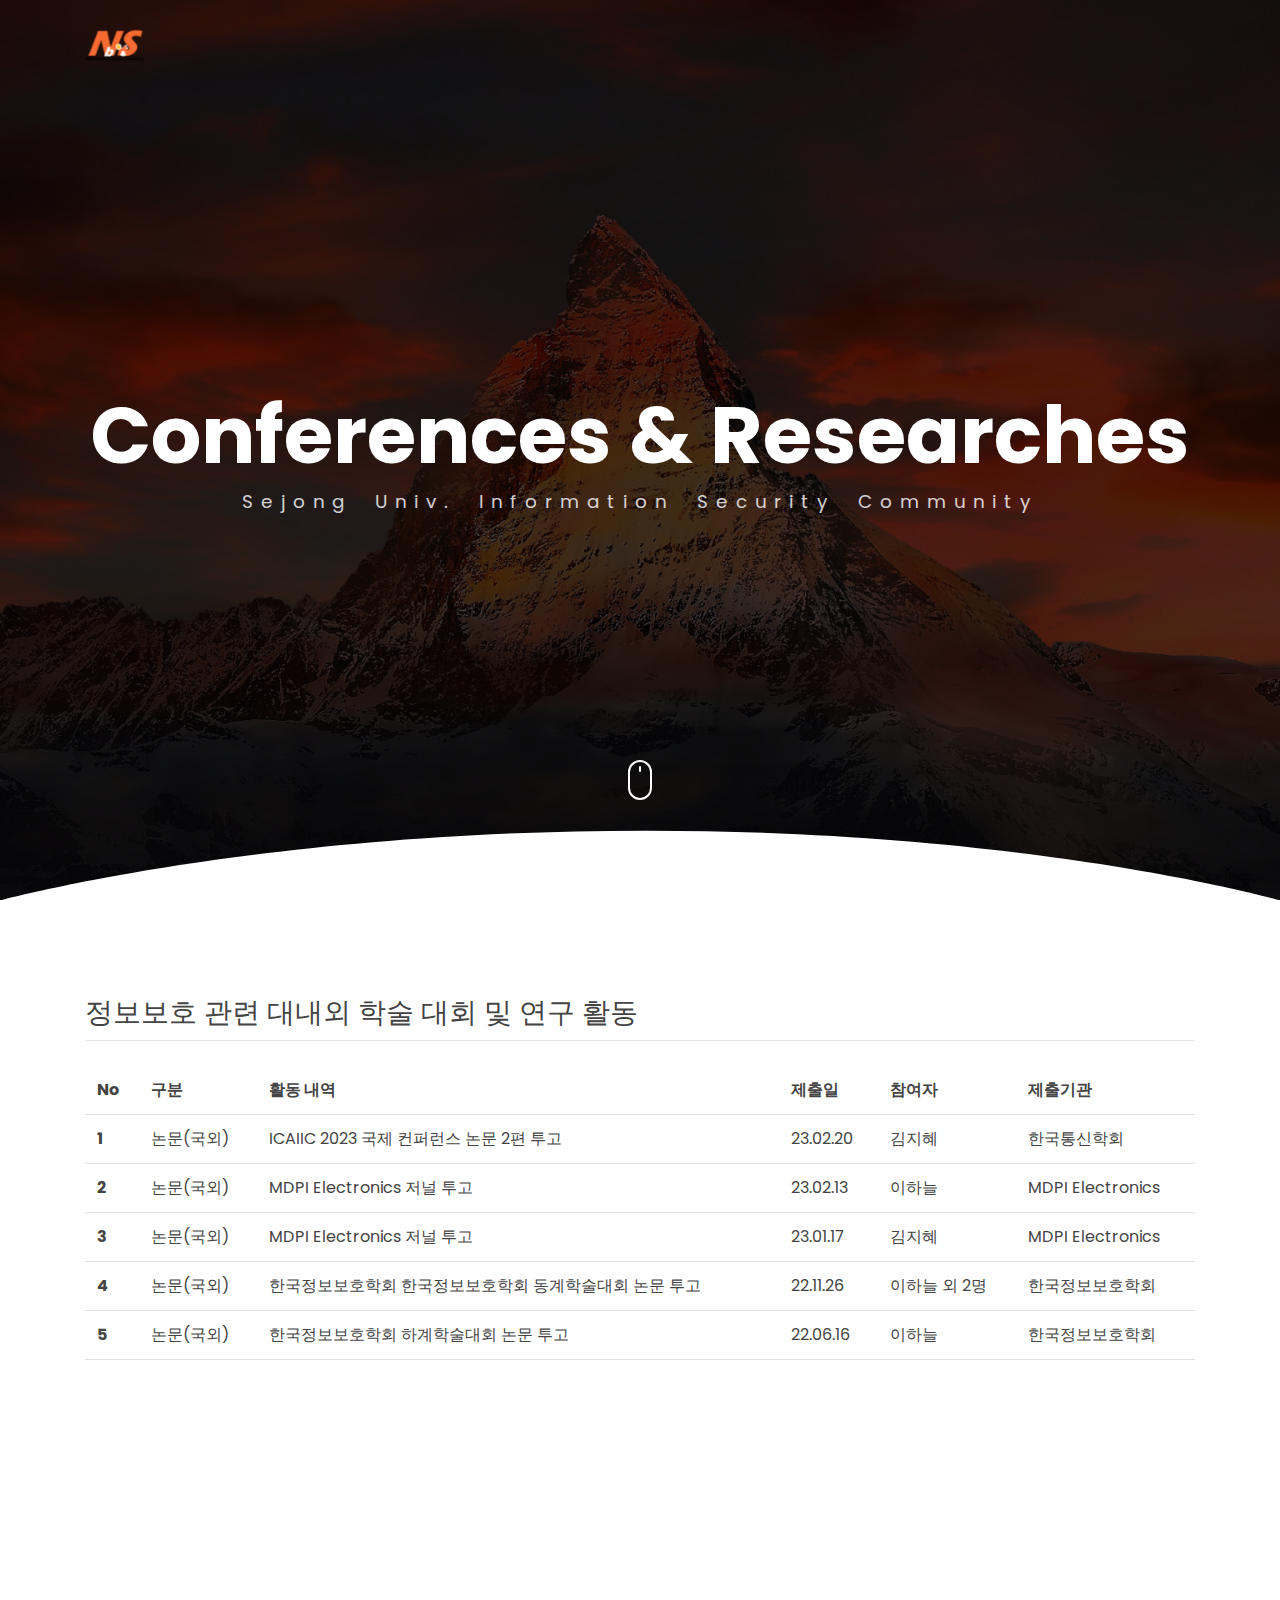
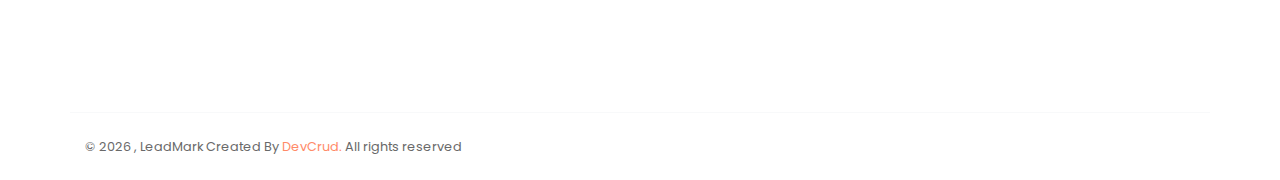
<file: performance/aca_res.html>
<!DOCTYPE html>
<html lang="en">
  <head>
    <meta charset="utf-8" />
    <meta name="viewport" content="width=device-width, initial-scale=1, shrink-to-fit=no"/>
    <meta name="description" content="Start your development with LeadMark landing page."/>
    <meta name="author" content="Devcrud" />
    <title>학술 대회 및 연구 활동</title>
    <!-- font icons -->
    <link
      rel="stylesheet"
      href="../public_html/assets/vendors/themify-icons/css/themify-icons.css"
    />
    <!-- Bootstrap + Steller  -->
    <link rel="stylesheet" href="../public_html/assets/css/leadmark.css" />
  </head>
  <body data-spy="scroll" data-target=".navbar" data-offset="40" id="home">

    <!-- page Navigation -->
    <nav class="navbar custom-navbar navbar-expand-md navbar-light fixed-top" data-spy="affix" data-offset-top="10">
        <div class="container">
            <a class="navbar-brand" href="../index.html#performance">
                <img src="../public_html/assets/imgs/nsbit_icon.jpg">
            </a>
        </div>
    </nav>
    <!-- End Of Second Navigation -->

    <!-- Page Header -->
       <header class="header">
        <div class="overlay">
          <h1 class="title" style="font-size: 80px">Conferences & Researches</h1>  
          <h1 class="subtitle">Sejong Univ. Information Security Community</h1>
        </div>  
        <div class="shape">
            <svg viewBox="0 0 1500 200">
                <path d="m 0,240 h 1500.4828 v -71.92164 c 0,0 -286.2763,-81.79324 -743.19024,-81.79324 C 300.37862,86.28512 0,168.07836 0,168.07836 Z"/>
            </svg>
        </div>  
        <div class="mouse-icon"><div class="wheel"></div></div>
    </header>
    <!-- End Of Page Header -->

    <!-- main content -->
    <div class="container">
      <!-- devider -->
      <div class="py-5"></div>

      <!-- tables -->
      <h3 class="components-section-title">정보보호 관련 대내외 학술 대회 및 연구 활동</h3>
      <hr />
      <table class="table">
        <thead>
          <tr>
            <th scope="col">No</th>
            <th scope="col">구분</th>
            <th scope="col">활동 내역</th>
            <th scope="col">제출일</th>
            <th scope="col">참여자</th>
            <th scope="col">제출기관</th>
          </tr>
        </thead>
        <tbody>
          <tr>
            <th scope="row">1</th>
            <td>논문(국외)</td>
            <td>ICAIIC 2023 국제 컨퍼런스 논문 2편 투고</td>
            <td>23.02.20</td>
            <td>김지혜</td>
            <td>한국통신학회</td>
          </tr>
          <tr>
            <th scope="row">2</th>
            <td>논문(국외)</td>
            <td>MDPI Electronics 저널 투고</td>
            <td>23.02.13</td>
            <td>이하늘</td>
            <td>MDPI Electronics</td>
          </tr>
          <tr>
            <th scope="row">3</th>
            <td>논문(국외)</td>
            <td>MDPI Electronics 저널 투고</td>
            <td>23.01.17</td>
            <td>김지혜</td>
            <td>MDPI Electronics</td>
          </tr>
          <tr>
            <th scope="row">4</th>
            <td>논문(국외)</td>
            <td>한국정보보호학회 한국정보보호학회 동계학술대회 논문 투고</td>
            <td>22.11.26</td>
            <td>이하늘 외 2명</td>
            <td>한국정보보호학회</td>
          </tr>
          <tr>
            <th scope="row">5</th>
            <td>논문(국외)</td>
            <td>한국정보보호학회 하계학술대회 논문 투고</td>
            <td>22.06.16</td>
            <td>이하늘</td>
            <td>한국정보보호학회</td>
          </tr>
          
        </tbody>
      </table>
      <!-- end of tables -->
    </div>

    <!-- devider -->
    <div class="py-5"></div>
    <!-- devider -->
    <div class="py-5"></div>
    <!-- devider -->
    <div class="py-5"></div>

    <!-- Page Footer -->
    <footer class="container mt-5 py-4 border-top border-light">
      <p class="mb-0 small">
        &copy;
        <script>
          document.write(new Date().getFullYear());
        </script>
        , LeadMark Created By
        <a href="https://www.devcrud.com" target="_blank">DevCrud.</a> All
        rights reserved
      </p>
    </footer>
    <!-- End of Page Footer -->

    <!-- core  -->
    <script src="../public_html/assets/vendors/jquery/jquery-3.4.1.js"></script>
    <script src="../public_html/assets/vendors/bootstrap/bootstrap.bundle.js"></script>
  </body>
</html>
</file>
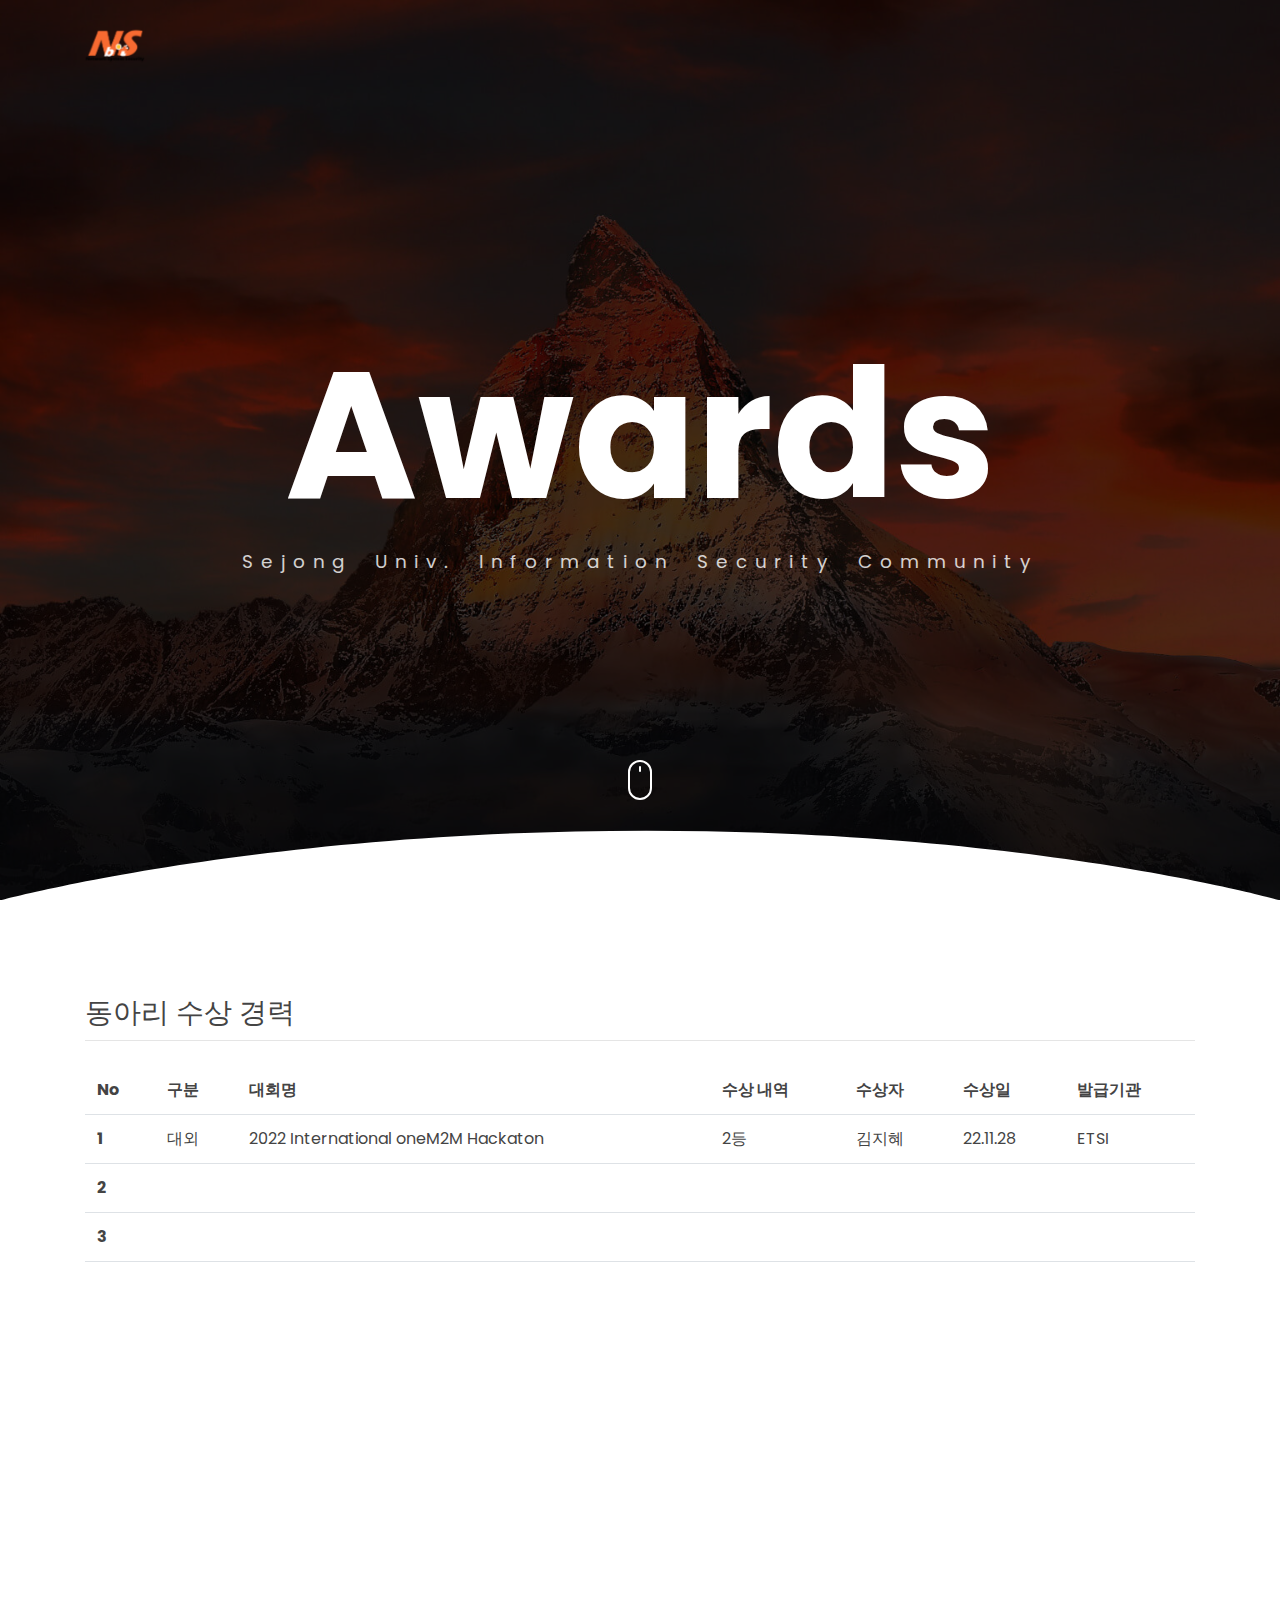
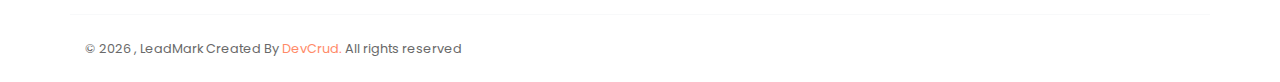
<file: performance/awards.html>
<!DOCTYPE html>
<html lang="en">
  <head>
    <meta charset="utf-8" />
    <meta name="viewport" content="width=device-width, initial-scale=1, shrink-to-fit=no"/>
    <meta name="description" content="Start your development with LeadMark landing page."/>
    <meta name="author" content="Devcrud" />
    <title>수상 경력</title>
    <!-- font icons -->
    <link
      rel="stylesheet"
      href="../public_html/assets/vendors/themify-icons/css/themify-icons.css"
    />
    <!-- Bootstrap + Steller  -->
    <link rel="stylesheet" href="../public_html/assets/css/leadmark.css" />
  </head>
  <body data-spy="scroll" data-target=".navbar" data-offset="40" id="home">

    <!-- page Navigation -->
    <nav class="navbar custom-navbar navbar-expand-md navbar-light fixed-top" data-spy="affix" data-offset-top="10">
        <div class="container">
            <a class="navbar-brand" href="../index.html#performance">
                <img src="../public_html/assets/imgs/nsbit_icon.jpg">
            </a>
        </div>
    </nav>
    <!-- End Of Second Navigation -->

    <!-- Page Header -->
       <header class="header">
        <div class="overlay">
          <h1 class="title" style="font-size: 180px">Awards</h1>  
          <h1 class="subtitle">Sejong Univ. Information Security Community</h1>
        </div>  
        <div class="shape">
            <svg viewBox="0 0 1500 200">
                <path d="m 0,240 h 1500.4828 v -71.92164 c 0,0 -286.2763,-81.79324 -743.19024,-81.79324 C 300.37862,86.28512 0,168.07836 0,168.07836 Z"/>
            </svg>
        </div>  
        <div class="mouse-icon"><div class="wheel"></div></div>
    </header>
    <!-- End Of Page Header -->

    <!-- main content -->
    <div class="container">
      <!-- devider -->
      <div class="py-5"></div>

      <!-- tables -->
      <h3 class="components-section-title">동아리 수상 경력</h3>
      <hr />
      <table class="table">
        <thead>
          <tr>
            <th scope="col">No</th>
            <th scope="col">구분</th>
            <th scope="col">대회명</th>
            <th scope="col">수상 내역</th>
            <th scope="col">수상자</th>
            <th scope="col">수상일</th>
            <th scope="col">발급기관</th>
          </tr>
        </thead>
        <tbody>
          <tr>
            <th scope="row">1</th>
            <td>대외</td>
            <td>2022 International oneM2M Hackaton</td>
            <td>2등</td>
            <td>김지혜</td>
            <td>22.11.28</td>
            <td>ETSI</td>
          </tr>
          <tr>
            <th scope="row">2</th>
            <td></td>
            <td></td>
            <td></td>
            <td></td>
            <td></td>
            <td></td>
          </tr>
          <tr>
            <th scope="row">3</th>
            <td></td>
            <td></td>
            <td></td>
            <td></td>
            <td></td>
            <td></td>
          </tr>
        </tbody>
      </table>
      <!-- end of tables -->
    </div>

    <!-- devider -->
    <div class="py-5"></div>
    <!-- devider -->
    <div class="py-5"></div>
    <!-- devider -->
    <div class="py-5"></div>

    <!-- Page Footer -->
    <footer class="container mt-5 py-4 border-top border-light">
      <p class="mb-0 small">
        &copy;
        <script>
          document.write(new Date().getFullYear());
        </script>
        , LeadMark Created By
        <a href="https://www.devcrud.com" target="_blank">DevCrud.</a> All
        rights reserved
      </p>
    </footer>
    <!-- End of Page Footer -->

    <!-- core  -->
    <script src="../public_html/assets/vendors/jquery/jquery-3.4.1.js"></script>
    <script src="../public_html/assets/vendors/bootstrap/bootstrap.bundle.js"></script>
  </body>
</html>
</file>
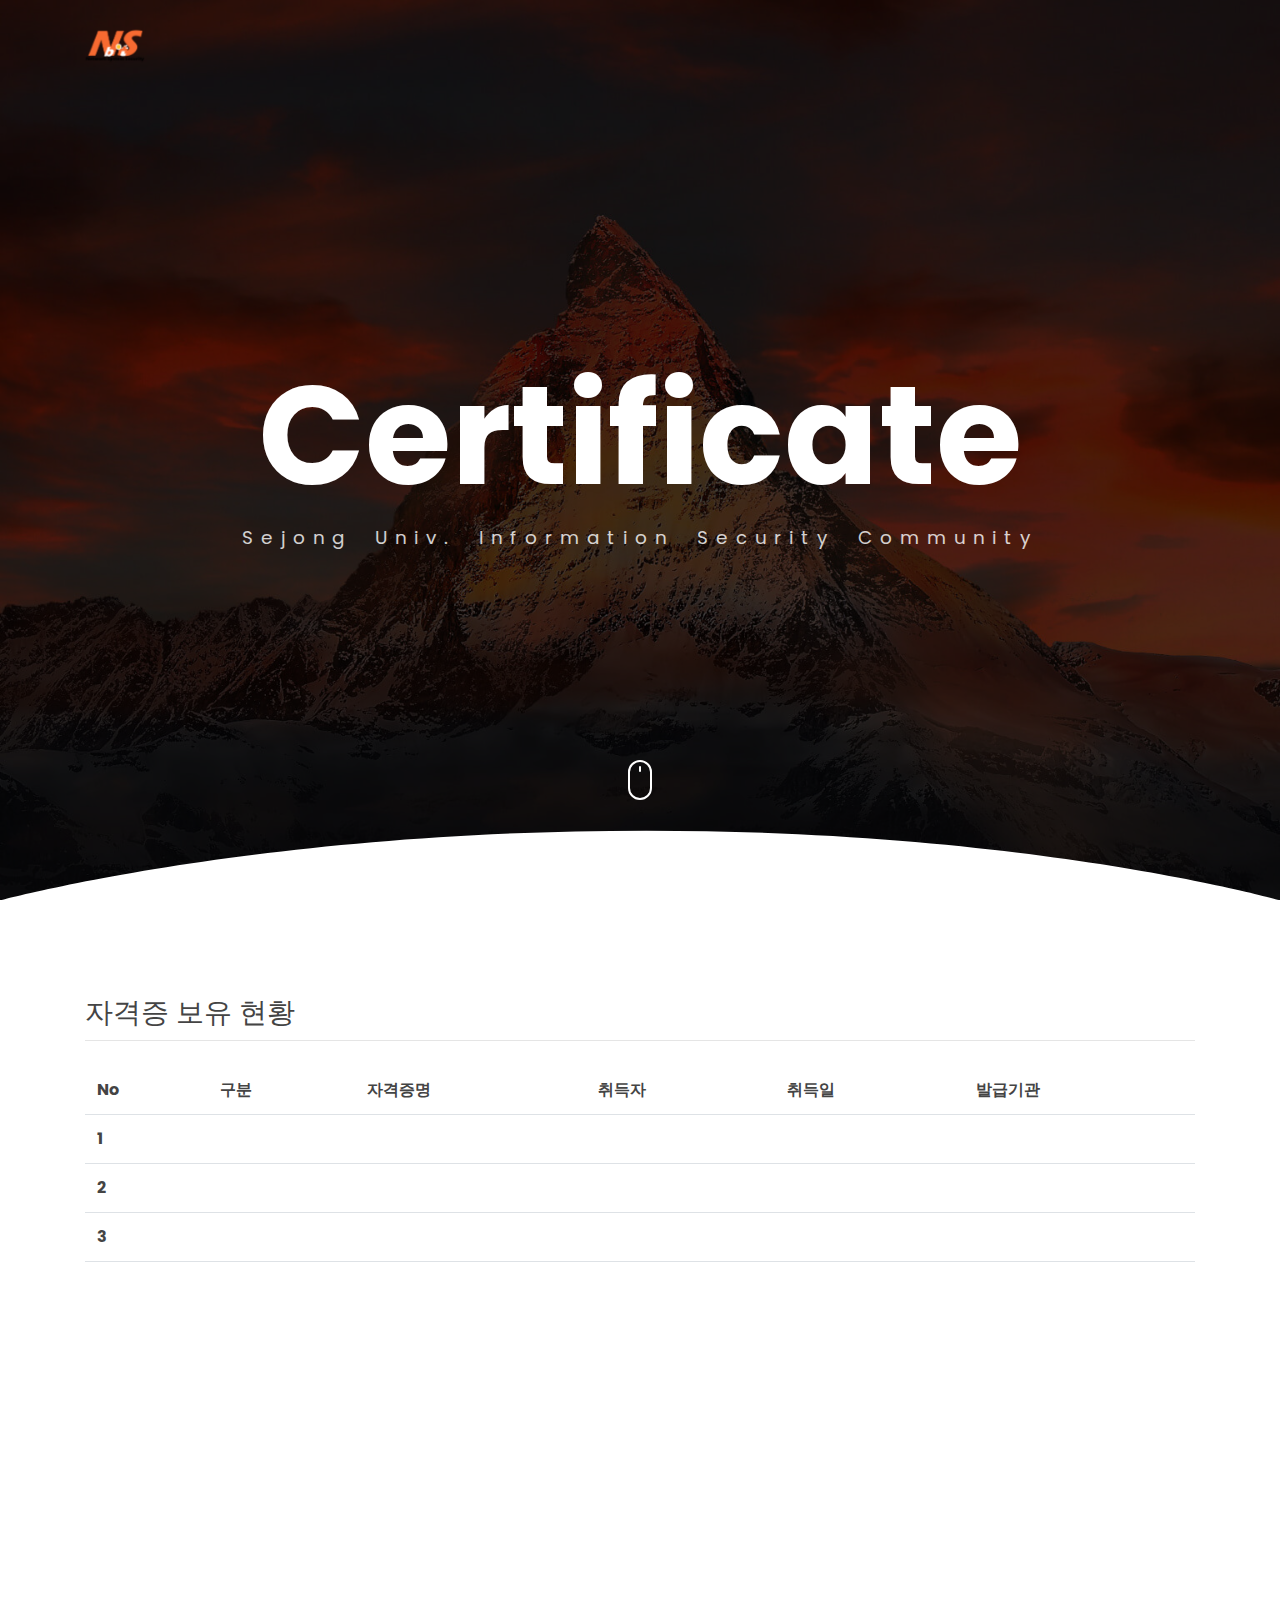
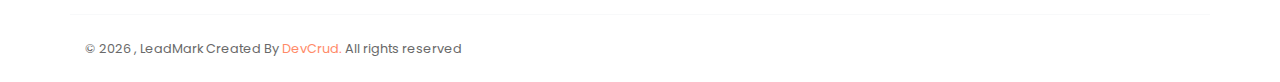
<file: performance/certificate.html>
<!DOCTYPE html>
<html lang="en">
  <head>
    <meta charset="utf-8" />
    <meta name="viewport" content="width=device-width, initial-scale=1, shrink-to-fit=no"/>
    <meta name="description" content="Start your development with LeadMark landing page."/>
    <meta name="author" content="Devcrud" />
    <title>자격증 보유 현황</title>
    <!-- font icons -->
    <link
      rel="stylesheet"
      href="../public_html/assets/vendors/themify-icons/css/themify-icons.css"
    />
    <!-- Bootstrap + Steller  -->
    <link rel="stylesheet" href="../public_html/assets/css/leadmark.css" />
  </head>
  <body data-spy="scroll" data-target=".navbar" data-offset="40" id="home">

    <!-- page Navigation -->
    <nav class="navbar custom-navbar navbar-expand-md navbar-light fixed-top" data-spy="affix" data-offset-top="10">
        <div class="container">
            <a class="navbar-brand" href="../index.html#performance">
                <img src="../public_html/assets/imgs/nsbit_icon.jpg">
            </a>
        </div>
    </nav>
    <!-- End Of Second Navigation -->

    <!-- Page Header -->
       <header class="header">
        <div class="overlay">
          <h1 class="title" style="font-size: 140px">Certificate</h1>  
          <h1 class="subtitle">Sejong Univ. Information Security Community</h1>
        </div>  
        <div class="shape">
            <svg viewBox="0 0 1500 200">
                <path d="m 0,240 h 1500.4828 v -71.92164 c 0,0 -286.2763,-81.79324 -743.19024,-81.79324 C 300.37862,86.28512 0,168.07836 0,168.07836 Z"/>
            </svg>
        </div>  
        <div class="mouse-icon"><div class="wheel"></div></div>
    </header>
    <!-- End Of Page Header -->

    <!-- main content -->
    <div class="container">
      <!-- devider -->
      <div class="py-5"></div>

      <!-- tables -->
      <h3 class="components-section-title">자격증 보유 현황</h3>
      <hr />
      <table class="table">
        <thead>
          <tr>
            <th scope="col">No</th>
            <th scope="col">구분</th>
            <th scope="col">자격증명</th>
            <th scope="col">취득자</th>
            <th scope="col">취득일</th>
            <th scope="col">발급기관</th>
          </tr>
        </thead>
        <tbody>
          <tr>
            <th scope="row">1</th>
            <td></td>
            <td></td>
            <td></td>
            <td></td>
            <td></td>
          </tr>
          <tr>
            <th scope="row">2</th>
            <td></td>
            <td></td>
            <td></td>
            <td></td>
            <td></td>
          </tr>
          <tr>
            <th scope="row">3</th>
            <td></td>
            <td></td>
            <td></td>
            <td></td>
            <td></td>
          </tr>
        </tbody>
      </table>
      <!-- end of tables -->
    </div>

    <!-- devider -->
    <div class="py-5"></div>
    <!-- devider -->
    <div class="py-5"></div>
    <!-- devider -->
    <div class="py-5"></div>

    <!-- Page Footer -->
    <footer class="container mt-5 py-4 border-top border-light">
      <p class="mb-0 small">
        &copy;
        <script>
          document.write(new Date().getFullYear());
        </script>
        , LeadMark Created By
        <a href="https://www.devcrud.com" target="_blank">DevCrud.</a> All
        rights reserved
      </p>
    </footer>
    <!-- End of Page Footer -->

    <!-- core  -->
    <script src="../public_html/assets/vendors/jquery/jquery-3.4.1.js"></script>
    <script src="../public_html/assets/vendors/bootstrap/bootstrap.bundle.js"></script>
  </body>
</html>
</file>
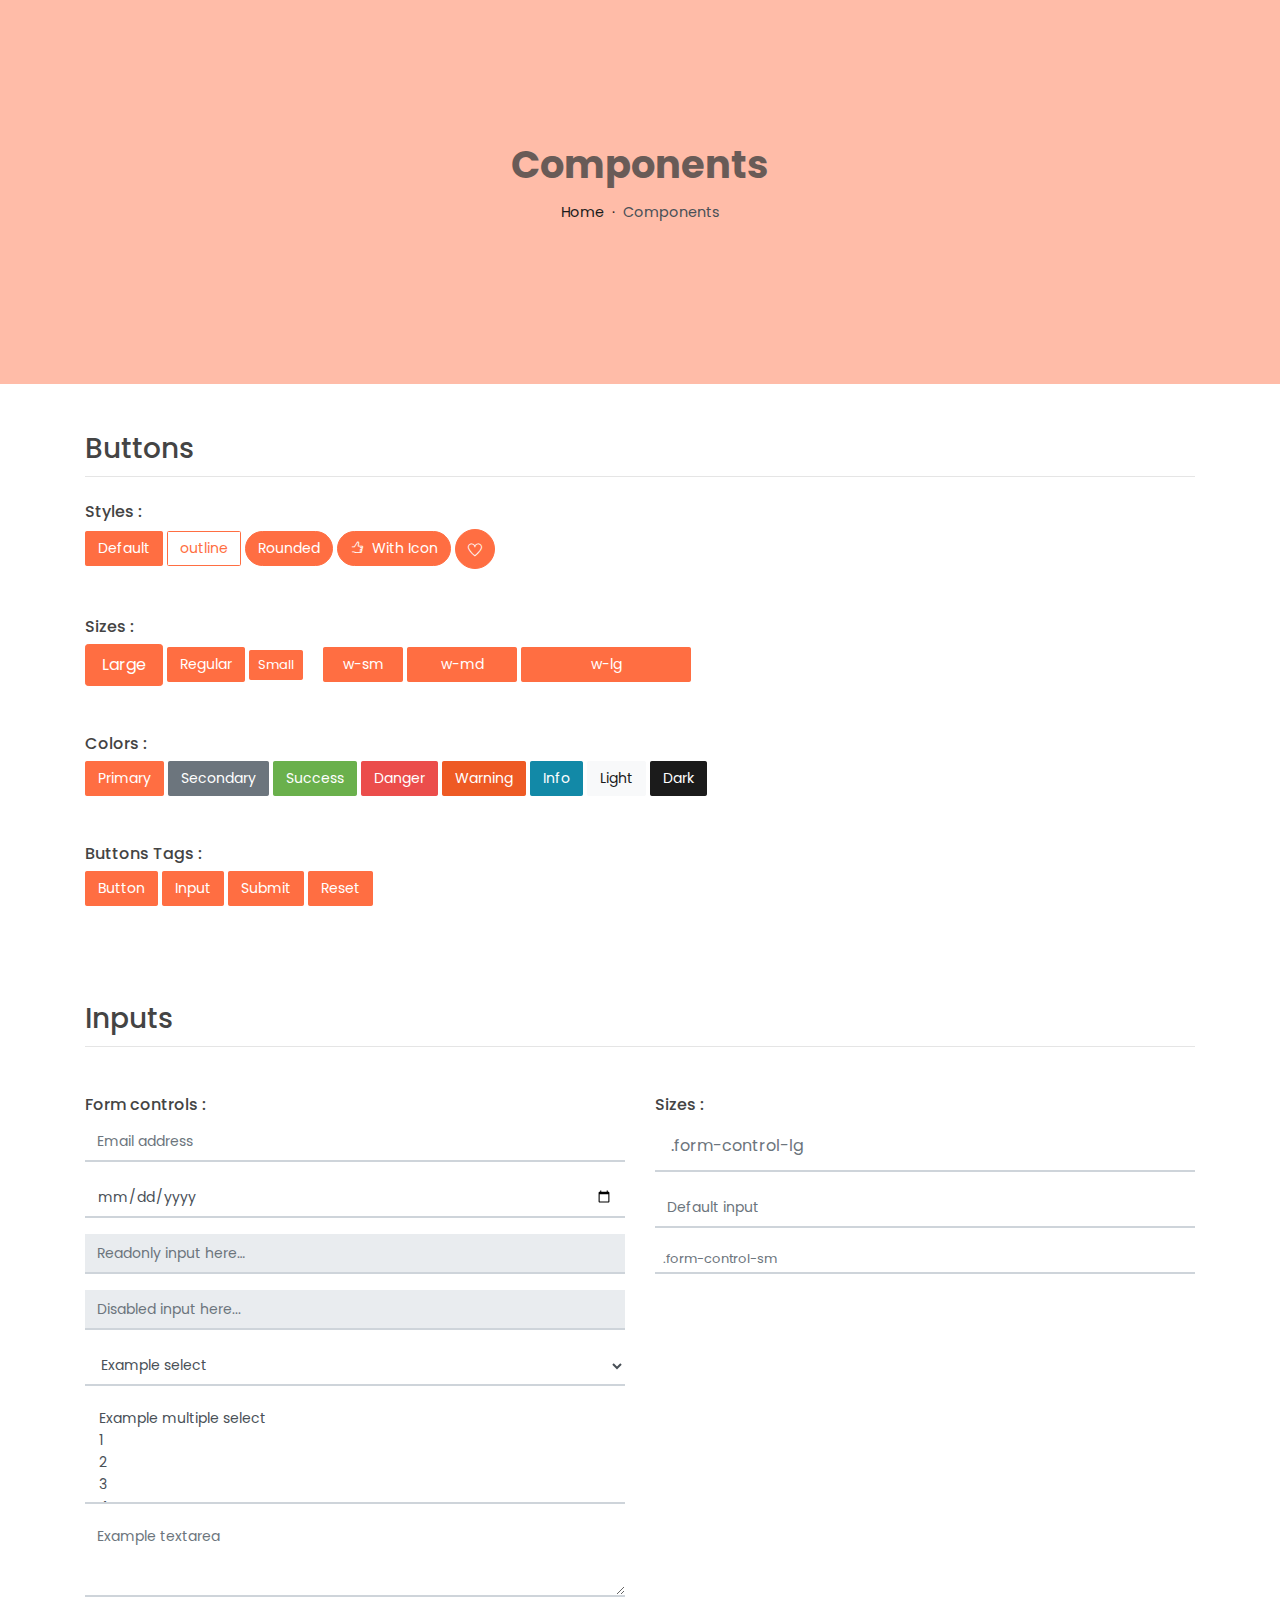
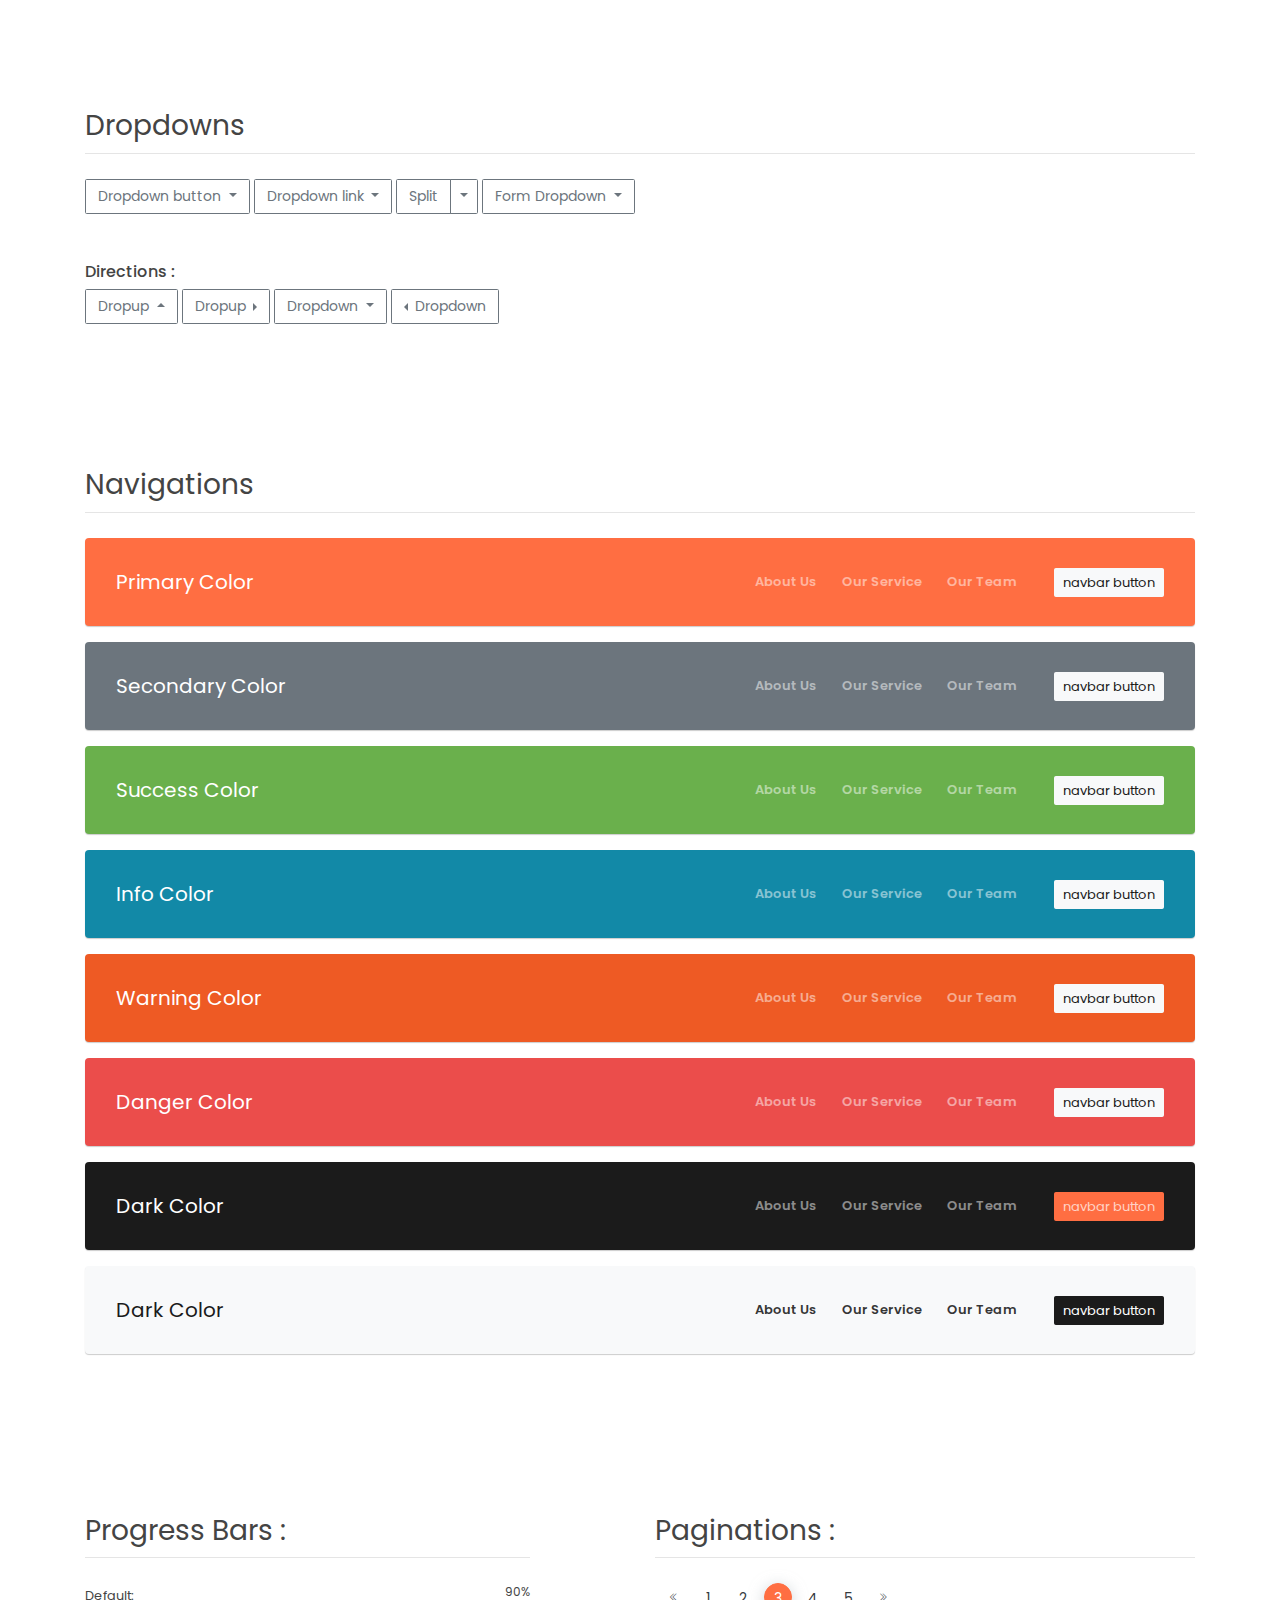
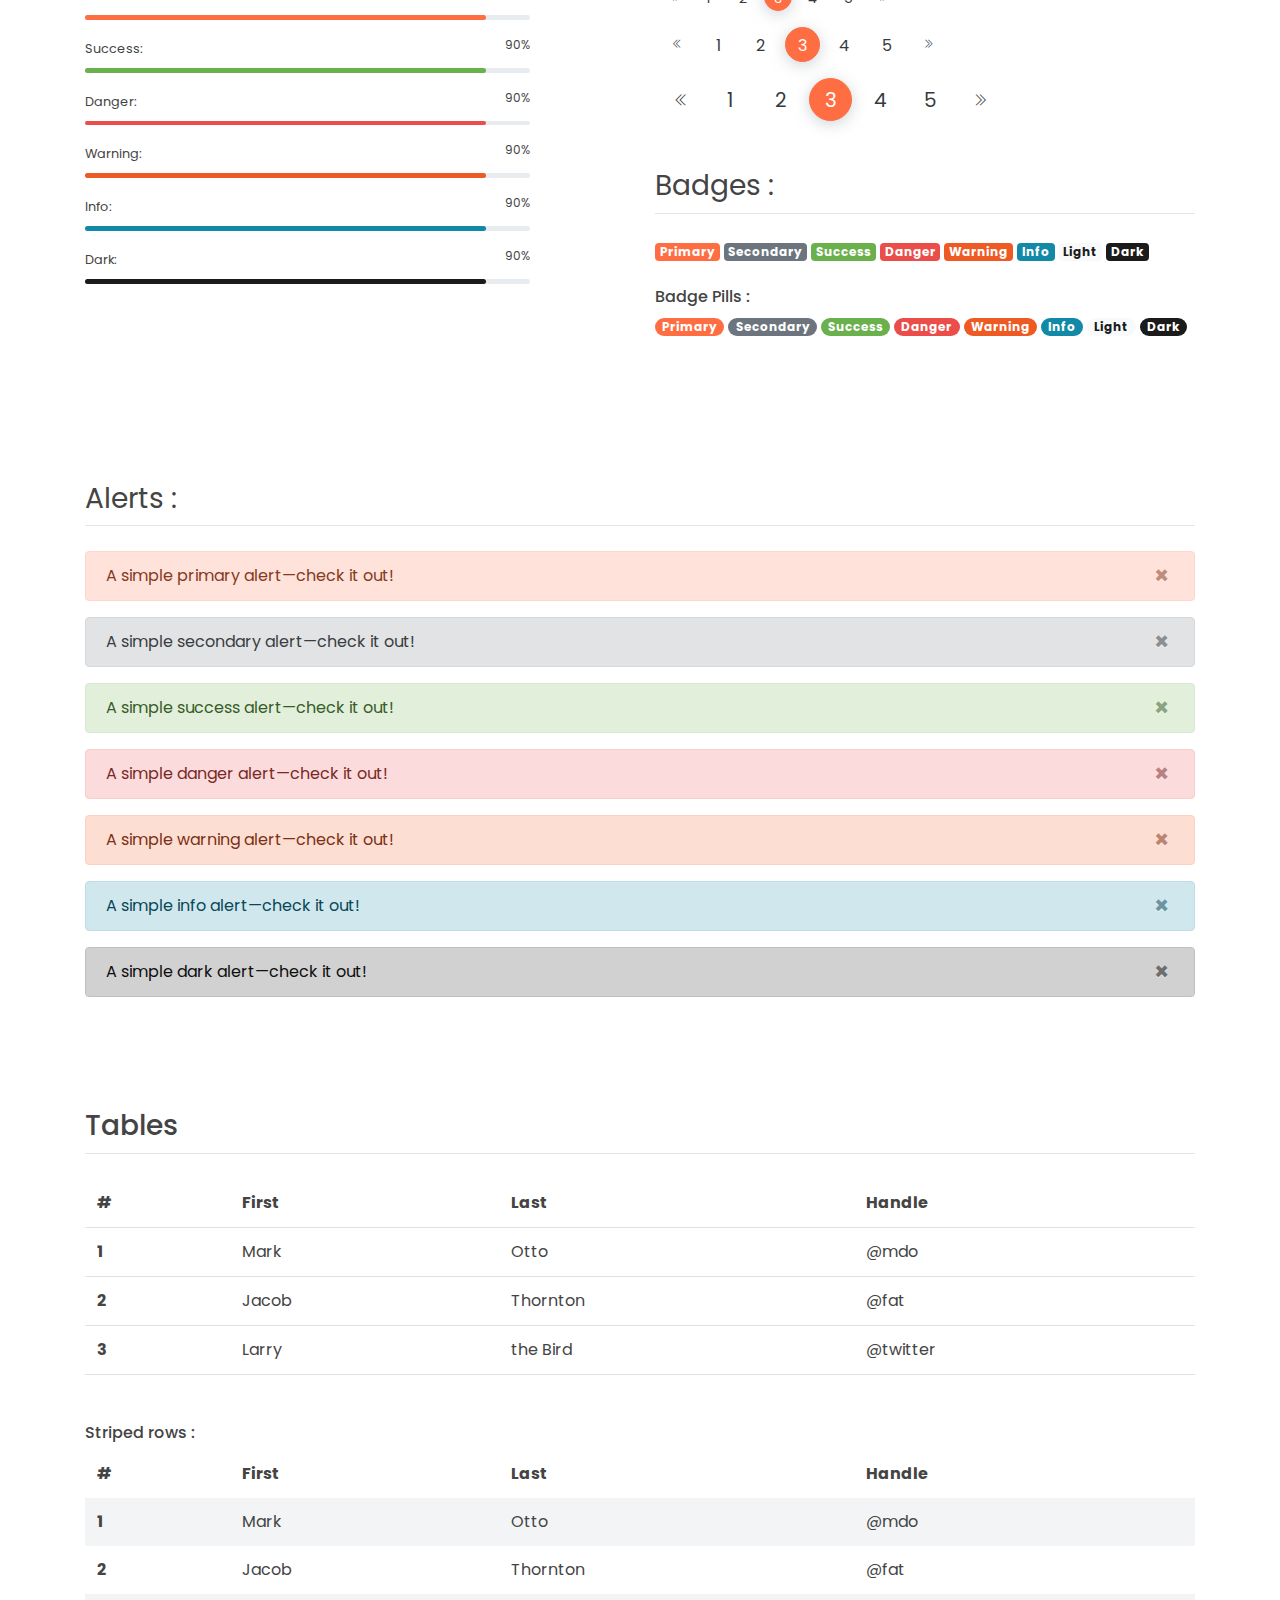
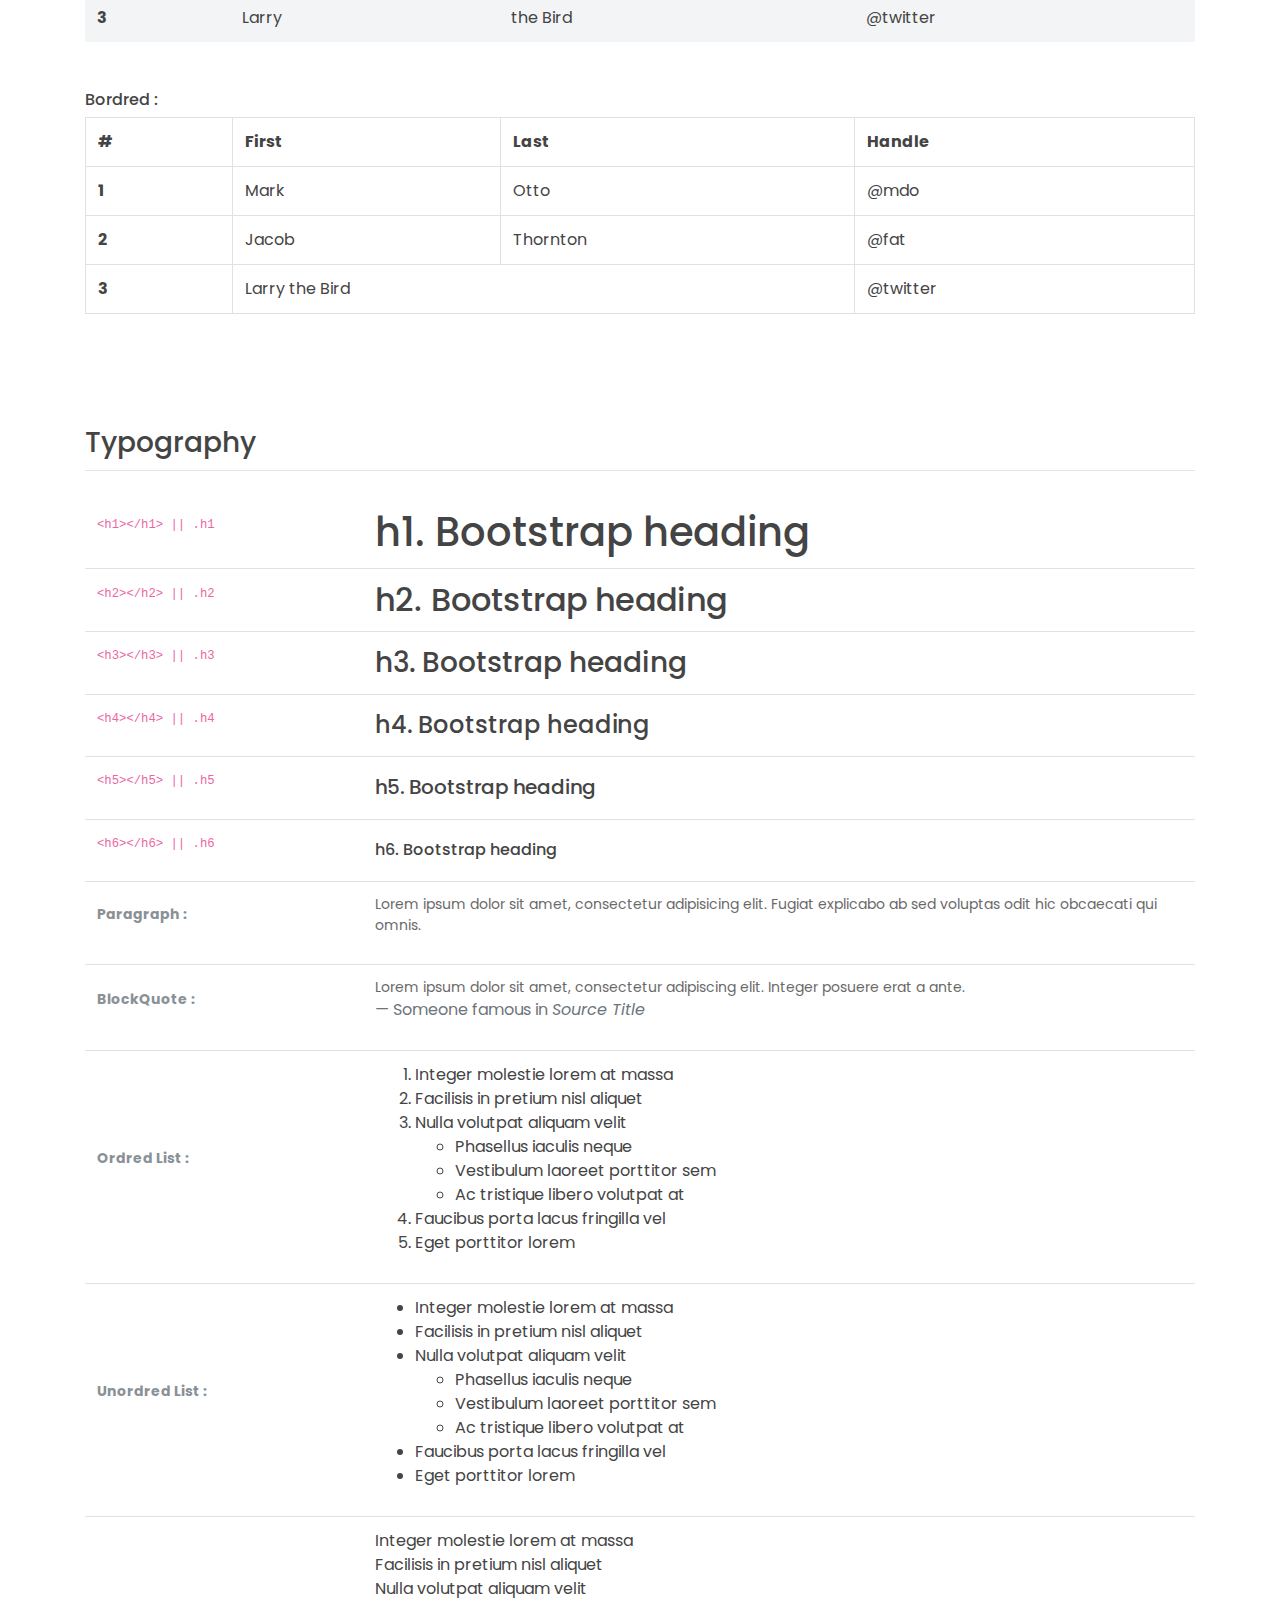
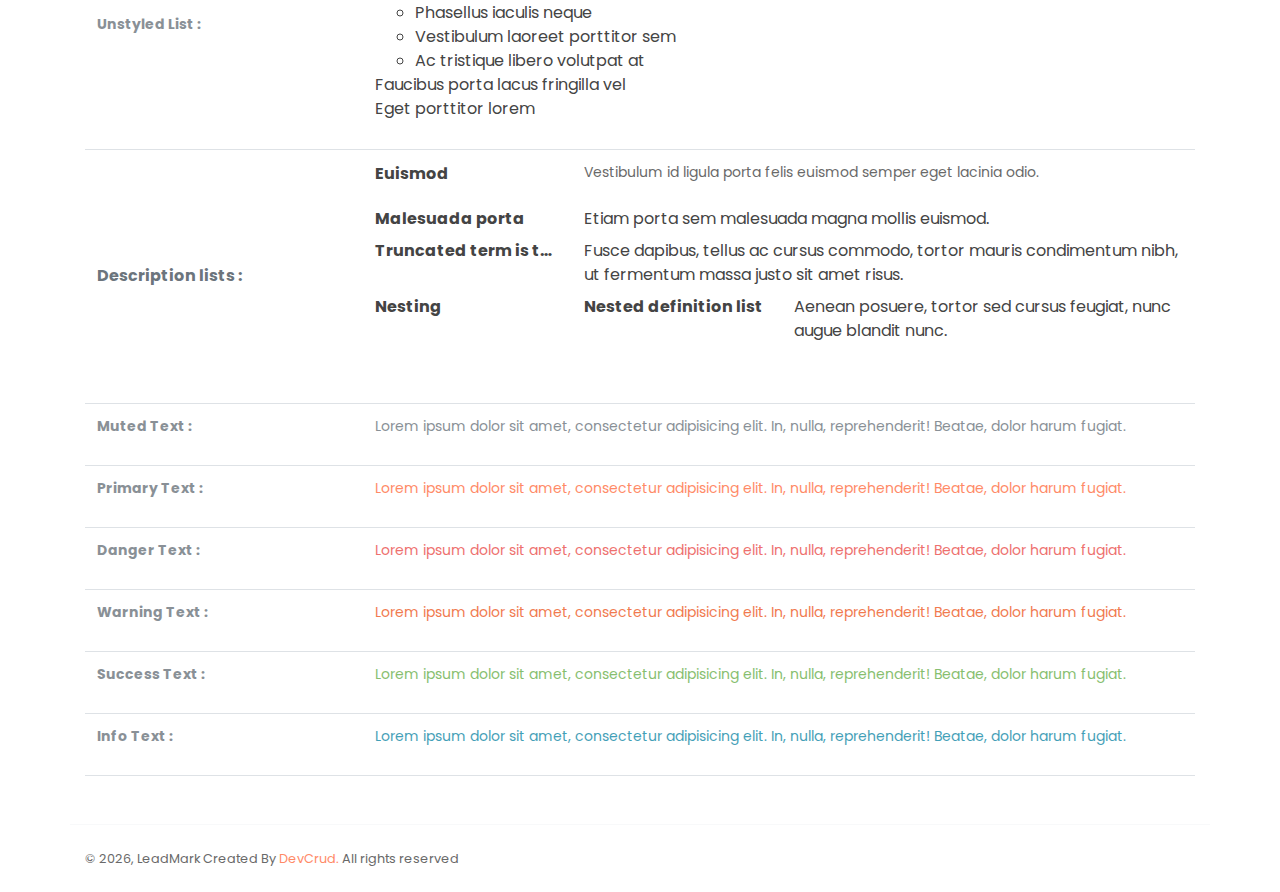
<file: public_html/components.html>
<!DOCTYPE html>
<html lang="en">
<head>
   <meta charset="utf-8">
    <meta name="viewport" content="width=device-width, initial-scale=1, shrink-to-fit=no">
    <meta name="description" content="Start your development with LeadMark landing page.">
    <meta name="author" content="Devcrud">
    <title>LeadMark Landing page | Components</title>
   <!-- font icons -->
   <link rel="stylesheet" href="assets/vendors/themify-icons/css/themify-icons.css">
   <!-- Bootstrap + Steller  -->
   <link rel="stylesheet" href="assets/css/leadmark.css">
</head>
<body>

   <!-- Page Header -->
   <header class="header header-mini"> 
      <div class="header-title">Components</div> 
      <nav aria-label="breadcrumb">
         <ol class="breadcrumb">
            <li class="breadcrumb-item"><a href="/">Home</a></li>
            <li class="breadcrumb-item active" aria-current="page">Components</li>
         </ol>
      </nav>
   </header> <!-- End Of Page Header -->

   <!-- main content -->
   <div class="container">

      <!-- Buttons -->
      <h3 class="mt-5">Buttons</h3>
      <hr>
      <h6 class="section-secondary-title">Styles :</h6>
      <button class="btn btn-primary">Default</button>
      <button class="btn btn-outline-primary">outline</button>
      <button class="btn btn-primary rounded">Rounded</button>
      <button class="btn btn-primary rounded"><i class="ti-thumb-up pr-1"></i> With Icon</button>
      <button class="btn btn-primary circle"><i class="ti-heart"></i></button>

      <h6 class="section-secondary-title mt-5">Sizes :</h6>
      <button class="btn btn-primary btn-lg">Large</button>
      <button class="btn btn-primary ">Regular</button>
      <button class="btn btn-primary btn-sm">Small</button>
      <button class="btn btn-primary w-sm ml-3">w-sm</button>
      <button class="btn btn-primary w-md">w-md</button>
      <button class="btn btn-primary w-lg">w-lg</button>

      <h6 class="section-secondary-title mt-5">Colors :</h6>          
      <button type="button" class="btn btn-primary">Primary</button>
      <button type="button" class="btn btn-secondary">Secondary</button>
      <button type="button" class="btn btn-success">Success</button>
      <button type="button" class="btn btn-danger">Danger</button>
      <button type="button" class="btn btn-warning">Warning</button>
      <button type="button" class="btn btn-info">Info</button>
      <button type="button" class="btn btn-light">Light</button>
      <button type="button" class="btn btn-dark">Dark</button>

      <h6 class="section-secondary-title mt-5">Buttons Tags :</h6>
      <button class="btn btn-primary" type="submit">Button</button>
      <input class="btn btn-primary" type="button" value="Input">
      <input class="btn btn-primary" type="submit" value="Submit">
      <input class="btn btn-primary" type="reset" value="Reset">
      
      <!-- devider -->
      <div class="py-5"></div>

      <!-- Inputs -->
      <h3>Inputs</h3>
      <hr>
      <div class="row mt-5">
         <div class="col-md-6">
            <h6 class="section-secondary-title">Form controls :</h6>        
            <div class="form-group">
               <input type="email" class="form-control" id="exampleFormControlInput1" placeholder="Email address">
            </div>
            <div class="form-group">
               <input type="date" class="form-control" id="exampleFormControlInput1" placeholder="Date">
            </div>
            <div class="form-group">
               <input class="form-control" type="text" placeholder="Readonly input here…" readonly>
            </div>
            <div class="form-group">
               <input class="form-control" id="disabledInput" type="text" placeholder="Disabled input here..." disabled>
            </div>
            <div class="form-group">
               <select class="form-control" id="exampleFormControlSelect1">
                  <option>Example select</option>
                  <option>1</option>
                  <option>2</option>
                  <option>3</option>
                  <option>4</option>
                  <option>5</option>
               </select>
            </div>
            <div class="form-group">
               <select multiple class="form-control" id="exampleFormControlSelect2">
                  <option>Example multiple select</option>
                  <option>1</option>
                  <option>2</option>
                  <option>3</option>
                  <option>4</option>
                  <option>5</option>
               </select>
            </div>
            <div class="form-group">
               <textarea class="form-control" id="exampleFormControlTextarea1" rows="3" placeholder="Example textarea"></textarea>
            </div>
         </div>
         <div class="col-md-6">
            <h6 class="section-secondary-title">Sizes :</h6>    
            <div class="form-group">
               <input class="form-control form-control-lg" type="text" placeholder=".form-control-lg">             
            </div>
            <div class="form-group">
               <input class="form-control" type="text" placeholder="Default input">
            </div>
            <div class="form-group">
               <input class="form-control form-control-sm" type="text" placeholder=".form-control-sm"> 
            </div>
         </div>
      </div> <!-- end of inputs -->   

      <!-- devider -->
      <div class="py-5"></div>             

      <!-- Dropdowns -->
      <h3 class="components-section-title font-weight-normal">Dropdowns</h3>
      <hr>
      <div class="dropdown d-inline-block">
         <button class="btn btn-outline-secondary dropdown-toggle" type="button" id="dropdownMenuButton" data-toggle="dropdown" aria-haspopup="true" aria-expanded="false">
         Dropdown button
         </button>
         <div class="dropdown-menu" aria-labelledby="dropdownMenuButton">
         <a class="dropdown-item" href="#">Action</a>
         <a class="dropdown-item" href="#">Another action</a>
         <a class="dropdown-item" href="#">Something else here</a>
         </div>
      </div>
      <div class="dropdown d-inline-block">
         <a class="btn btn-outline-secondary dropdown-toggle" href="#" role="button" id="dropdownMenuLink" data-toggle="dropdown" aria-haspopup="true" aria-expanded="false">
            Dropdown link
         </a>
         <div class="dropdown-menu" aria-labelledby="dropdownMenuLink">
            <a class="dropdown-item" href="#">Action</a>
            <a class="dropdown-item" href="#">Another action</a>
            <a class="dropdown-item" href="#">Something else here</a>
         </div>
      </div>
      <div class="btn-group">
         <button type="button" class="btn btn-outline-secondary">Split</button>
         <button type="button" class="btn btn-outline-secondary dropdown-toggle dropdown-toggle-split" data-toggle="dropdown" aria-haspopup="true" aria-expanded="false">
         <span class="sr-only">Toggle Dropdown</span>
         </button>
         <div class="dropdown-menu">
            <a class="dropdown-item" href="#">Action</a>
            <a class="dropdown-item" href="#">Another action</a>
            <a class="dropdown-item" href="#">Something else here</a>
            <div class="dropdown-divider"></div>
            <a class="dropdown-item" href="#">Separated link</a>
         </div>
      </div>
      <div class="btn-group">
         <button class="btn btn-outline-secondary dropdown-toggle" type="button" id="dropdownMenuButton" data-toggle="dropdown" aria-haspopup="true" aria-expanded="false">
            Form Dropdown
         </button>
         <div class="dropdown-menu form">
            <form class="px-4 py-3">
               <div class="form-group">
                  <input type="email" class="form-control" id="exampleDropdownFormEmail1" placeholder="email@example.com">
               </div>
               <div class="form-group">
                  <input type="password" class="form-control" id="exampleDropdownFormPassword1" placeholder="Password">
               </div>
               <div class="form-check mb-3">
                  <input type="checkbox" class="form-check-input" id="dropdownCheck">
                  <label class="form-check-label" for="dropdownCheck">
                     Remember me
                  </label>
               </div>
               <button type="submit" class="btn btn-primary btn-block">Sign in</button>
            </form>
            <div class="dropdown-divider"></div>
            <a class="dropdown-item" href="#"><small>New around here? Sign up</small></a>
            <a class="dropdown-item" href="#"><small>Forgot password?</small></a>
         </div>
      </div>       
      <h6 class="section-secondary-title mt-5">Directions :</h6>  
      <div class="btn-group dropup">
         <button type="button" class="btn btn-outline-secondary dropdown-toggle" data-toggle="dropdown" aria-haspopup="true" aria-expanded="false">
            Dropup
         </button>
         <div class="dropdown-menu">
            <a class="dropdown-item" href="#">Action</a>
            <a class="dropdown-item" href="#">Another action</a>
            <a class="dropdown-item" href="#">Something else here</a>
            <div class="dropdown-divider"></div>
            <a class="dropdown-item" href="#">Separated link</a>
         </div>
      </div>
      <div class="btn-group dropright">
         <button type="button" class="btn btn-outline-secondary dropdown-toggle" data-toggle="dropdown" aria-haspopup="true" aria-expanded="false">
            Dropup
         </button>
         <div class="dropdown-menu">
            <a class="dropdown-item" href="#">Action</a>
            <a class="dropdown-item" href="#">Another action</a>
            <a class="dropdown-item" href="#">Something else here</a>
            <div class="dropdown-divider"></div>
            <a class="dropdown-item" href="#">Separated link</a>
         </div>
      </div>
      <div class="btn-group">
         <button type="button" class="btn btn-outline-secondary dropdown-toggle" data-toggle="dropdown" aria-haspopup="true" aria-expanded="false">
            Dropdown
         </button>
         <div class="dropdown-menu">
            <a class="dropdown-item" href="#">Action</a>
            <a class="dropdown-item" href="#">Another action</a>
            <a class="dropdown-item" href="#">Something else here</a>
            <div class="dropdown-divider"></div>
            <a class="dropdown-item" href="#">Separated link</a>
         </div>
      </div>
      <div class="btn-group dropleft">
         <button type="button" class="btn btn-outline-secondary dropdown-toggle" data-toggle="dropdown" aria-haspopup="true" aria-expanded="false">
            Dropdown
         </button>
         <div class="dropdown-menu">
            <a class="dropdown-item" href="#">Action</a>
            <a class="dropdown-item" href="#">Another action</a>
            <a class="dropdown-item" href="#">Something else here</a>
            <div class="dropdown-divider"></div>
            <a class="dropdown-item" href="#">Separated link</a>
         </div>
      </div> <!-- end of Dropdowns -->  

      <!-- devider -->
      <div class="py-5"></div>   

      <!-- navbars -->
      <h3 class="components-section-title font-weight-normal mt-5">Navigations</h3>
      <hr>
      <nav class="navbar navbar-expand-sm navbar-dark bg-primary rounded shadow mb-3">
         <div class="container">
            <a class="navbar-brand" href="#">Primary Color</a>
            <button class="navbar-toggler ml-auto" type="button" data-toggle="collapse" data-target="#navbarSupportedContent" aria-controls="navbarSupportedContent" aria-expanded="false" aria-label="Toggle navigation">
            <span class="navbar-toggler-icon"></span>
            </button>
            <div class="collapse navbar-collapse" id="navbarSupportedContent">
               <ul class="navbar-nav ml-auto"> 
                  <li class="nav-item">
                     <a class="nav-link" href="#about">About Us</a>
                  </li>
                  <li class="nav-item">
                     <a class="nav-link" href="#service">Our Service</a>
                  </li>
                  <li class="nav-item">
                     <a class="nav-link" href="#team">Our Team</a>
                  </li>
                  <li class="nav-item">
                     <a href="#book-table" class="ml-4 mt-1 btn btn-light btn-sm">navbar button</a>
                  </li>
               </ul>                       
            </div>
         </div>
      </nav>
      <nav class="navbar navbar-expand-sm navbar-dark bg-secondary rounded shadow mb-3">
         <div class="container">
            <a class="navbar-brand" href="#">Secondary Color</a>
            <button class="navbar-toggler ml-auto" type="button" data-toggle="collapse" data-target="#navbarSupportedContent" aria-controls="navbarSupportedContent" aria-expanded="false" aria-label="Toggle navigation">
            <span class="navbar-toggler-icon"></span>
            </button>
            <div class="collapse navbar-collapse" id="navbarSupportedContent">
               <ul class="navbar-nav ml-auto"> 
                  <li class="nav-item">
                     <a class="nav-link" href="#about">About Us</a>
                  </li>
                  <li class="nav-item">
                     <a class="nav-link" href="#service">Our Service</a>
                  </li>
                  <li class="nav-item">
                     <a class="nav-link" href="#team">Our Team</a>
                  </li>
                  <li class="nav-item">
                     <a href="#book-table" class="ml-4 mt-1 btn btn-light btn-sm">navbar button</a>
                  </li>
               </ul>                       
            </div>
         </div>
      </nav>
      <nav class="navbar navbar-expand-sm navbar-dark bg-success rounded shadow mb-3">
         <div class="container">
            <a class="navbar-brand" href="#">Success Color</a>
            <button class="navbar-toggler ml-auto" type="button" data-toggle="collapse" data-target="#navbarSupportedContent" aria-controls="navbarSupportedContent" aria-expanded="false" aria-label="Toggle navigation">
            <span class="navbar-toggler-icon"></span>
            </button>
            <div class="collapse navbar-collapse" id="navbarSupportedContent">
               <ul class="navbar-nav ml-auto"> 
                  <li class="nav-item">
                     <a class="nav-link" href="#about">About Us</a>
                  </li>
                  <li class="nav-item">
                     <a class="nav-link" href="#service">Our Service</a>
                  </li>
                  <li class="nav-item">
                     <a class="nav-link" href="#team">Our Team</a>
                  </li>
                  <li class="nav-item">
                     <a href="#book-table" class="ml-4 mt-1 btn btn-light btn-sm">navbar button</a>
                  </li>
               </ul>                       
            </div>
         </div>
      </nav>
      <nav class="navbar navbar-expand-sm navbar-dark bg-info rounded shadow mb-3">
         <div class="container">
            <a class="navbar-brand" href="#">Info Color</a>
            <button class="navbar-toggler ml-auto" type="button" data-toggle="collapse" data-target="#navbarSupportedContent" aria-controls="navbarSupportedContent" aria-expanded="false" aria-label="Toggle navigation">
            <span class="navbar-toggler-icon"></span>
            </button>
            <div class="collapse navbar-collapse" id="navbarSupportedContent">
               <ul class="navbar-nav ml-auto"> 
                  <li class="nav-item">
                     <a class="nav-link" href="#about">About Us</a>
                  </li>
                  <li class="nav-item">
                     <a class="nav-link" href="#service">Our Service</a>
                  </li>
                  <li class="nav-item">
                     <a class="nav-link" href="#team">Our Team</a>
                  </li>
                  <li class="nav-item">
                     <a href="#book-table" class="ml-4 mt-1 btn btn-light btn-sm">navbar button</a>
                  </li>
               </ul>                       
            </div>
         </div>
      </nav>
      <nav class="navbar navbar-expand-sm navbar-dark bg-warning rounded shadow mb-3">
         <div class="container">
            <a class="navbar-brand" href="#">Warning Color</a>
            <button class="navbar-toggler ml-auto" type="button" data-toggle="collapse" data-target="#navbarSupportedContent" aria-controls="navbarSupportedContent" aria-expanded="false" aria-label="Toggle navigation">
            <span class="navbar-toggler-icon"></span>
            </button>
            <div class="collapse navbar-collapse" id="navbarSupportedContent">
               <ul class="navbar-nav ml-auto"> 
                  <li class="nav-item">
                     <a class="nav-link" href="#about">About Us</a>
                  </li>
                  <li class="nav-item">
                     <a class="nav-link" href="#service">Our Service</a>
                  </li>
                  <li class="nav-item">
                     <a class="nav-link" href="#team">Our Team</a>
                  </li>
                  <li class="nav-item">
                     <a href="#book-table" class="ml-4 mt-1 btn btn-light btn-sm">navbar button</a>
                  </li>
               </ul>                       
            </div>
         </div>
      </nav>
      <nav class="navbar navbar-expand-sm navbar-dark bg-danger rounded shadow mb-3">
         <div class="container">
            <a class="navbar-brand" href="#">Danger Color</a>
            <button class="navbar-toggler ml-auto" type="button" data-toggle="collapse" data-target="#navbarSupportedContent" aria-controls="navbarSupportedContent" aria-expanded="false" aria-label="Toggle navigation">
            <span class="navbar-toggler-icon"></span>
            </button>
            <div class="collapse navbar-collapse" id="navbarSupportedContent">
               <ul class="navbar-nav ml-auto"> 
                  <li class="nav-item">
                     <a class="nav-link" href="#about">About Us</a>
                  </li>
                  <li class="nav-item">
                     <a class="nav-link" href="#service">Our Service</a>
                  </li>
                  <li class="nav-item">
                     <a class="nav-link" href="#team">Our Team</a>
                  </li>
                  <li class="nav-item">
                     <a href="#book-table" class="ml-4 mt-1 btn btn-light btn-sm">navbar button</a>
                  </li>
               </ul>                       
            </div>
         </div>
      </nav>
      <nav class="navbar navbar-expand-sm navbar-dark bg-dark rounded shadow mb-3">
         <div class="container">
            <a class="navbar-brand" href="#">Dark Color</a>
            <button class="navbar-toggler ml-auto" type="button" data-toggle="collapse" data-target="#navbarSupportedContent" aria-controls="navbarSupportedContent" aria-expanded="false" aria-label="Toggle navigation">
            <span class="navbar-toggler-icon"></span>
            </button>
            <div class="collapse navbar-collapse" id="navbarSupportedContent">
               <ul class="navbar-nav ml-auto"> 
                  <li class="nav-item">
                     <a class="nav-link" href="#about">About Us</a>
                  </li>
                  <li class="nav-item">
                     <a class="nav-link" href="#service">Our Service</a>
                  </li>
                  <li class="nav-item">
                     <a class="nav-link" href="#team">Our Team</a>
                  </li>
                  <li class="nav-item">
                     <a href="#book-table" class="ml-4 mt-1 btn btn-primary btn-sm">navbar button</a>
                  </li>
               </ul>                       
            </div>
         </div>
      </nav>
      <nav class="navbar navbar-expand-sm navbar-light bg-light rounded shadow mb-3">
         <div class="container">
            <a class="navbar-brand" href="#">Dark Color</a>
            <button class="navbar-toggler ml-auto" type="button" data-toggle="collapse" data-target="#navbarSupportedContent" aria-controls="navbarSupportedContent" aria-expanded="false" aria-label="Toggle navigation">
            <span class="navbar-toggler-icon"></span>
            </button>
            <div class="collapse navbar-collapse" id="navbarSupportedContent">
               <ul class="navbar-nav ml-auto"> 
                  <li class="nav-item">
                     <a class="nav-link" href="#about">About Us</a>
                  </li>
                  <li class="nav-item">
                     <a class="nav-link" href="#service">Our Service</a>
                  </li>
                  <li class="nav-item">
                     <a class="nav-link" href="#team">Our Team</a>
                  </li>
                  <li class="nav-item">
                     <a href="#book-table" class="ml-4 mt-1 btn btn-dark btn-sm">navbar button</a>
                  </li>
               </ul>                       
            </div>
         </div>
      </nav>
      <!-- End of navbars -->

      <!-- devider -->
      <div class="py-5"></div>   
      
      <!-- progress bars -->
      <div class="row justify-content-between">
         <div class="col-md-5">
            <h3 class="components-section-title font-weight-normal mt-5">Progress Bars :</h3>
            <hr>
            <small>Default: </small>
            <div class="progress mt-2 mb-3">
               <div class="progress-bar" role="progressbar" style="width: 90%" aria-valuenow="25" aria-valuemin="0" aria-valuemax="100"><span>90%</span></div>
            </div>
            <small>Success:</small>
            <div class="progress mt-2 mb-3">
               <div class="progress-bar bg-success" role="progressbar" style="width: 90%" aria-valuenow="25" aria-valuemin="0" aria-valuemax="100"><span>90%</span></div>
            </div>
            <small>Danger:</small>
            <div class="progress mt-2 mb-3">
               <div class="progress-bar bg-danger" role="progressbar" style="width: 90%" aria-valuenow="25" aria-valuemin="0" aria-valuemax="100"><span>90%</span></div>
            </div>
            <small>Warning:</small>
            <div class="progress mt-2 mb-3">
               <div class="progress-bar bg-warning" role="progressbar" style="width: 90%" aria-valuenow="25" aria-valuemin="0" aria-valuemax="100"><span>90%</span></div>
            </div>
            <small>Info:</small>
            <div class="progress mt-2 mb-3">
               <div class="progress-bar bg-info" role="progressbar" style="width: 90%" aria-valuenow="25" aria-valuemin="0" aria-valuemax="100"><span>90%</span></div>
            </div>
            <small>Dark:</small>
            <div class="progress mt-2 mb-3">
               <div class="progress-bar bg-dark" role="progressbar" style="width: 90%" aria-valuenow="25" aria-valuemin="0" aria-valuemax="100"><span>90%</span></div>
            </div>
         </div>
         <div class="col-md-6">
            <h3 class="components-section-title font-weight-normal mt-5">Paginations :</h3>
            <hr>
            <nav aria-label="Page navigation example">
               <ul class="pagination pagination-sm">
                  <li class="page-item"><a class="page-link" href="#"><i class="ti-angle-double-left"></i></a></li>
                  <li class="page-item"><a class="page-link" href="#">1</a></li>
                  <li class="page-item"><a class="page-link" href="#">2</a></li>
                  <li class="page-item active"><a class="page-link" href="#">3</a></li>
                  <li class="page-item"><a class="page-link" href="#">4</a></li>
                  <li class="page-item"><a class="page-link" href="#">5</a></li>
                  <li class="page-item"><a class="page-link" href="#"><i class="ti-angle-double-right"></i></a></li>
               </ul>
            </nav>
            <nav aria-label="Page navigation example">
               <ul class="pagination">
               <li class="page-item"><a class="page-link" href="#"><i class="ti-angle-double-left"></i></a></li>
                  <li class="page-item"><a class="page-link" href="#">1</a></li>
                  <li class="page-item"><a class="page-link" href="#">2</a></li>
                  <li class="page-item active"><a class="page-link" href="#">3</a></li>
                  <li class="page-item"><a class="page-link" href="#">4</a></li>
                  <li class="page-item"><a class="page-link" href="#">5</a></li>
                  <li class="page-item"><a class="page-link" href="#"><i class="ti-angle-double-right"></i></a></li>
               </ul>
            </nav>
            <nav aria-label="Page navigation example">
               <ul class="pagination pagination-lg">
                  <li class="page-item"><a class="page-link" href="#"><i class="ti-angle-double-left"></i></a></li>
                  <li class="page-item"><a class="page-link" href="#">1</a></li>
                  <li class="page-item"><a class="page-link" href="#">2</a></li>
                  <li class="page-item active"><a class="page-link" href="#">3</a></li>
                  <li class="page-item"><a class="page-link" href="#">4</a></li>
                  <li class="page-item"><a class="page-link" href="#">5</a></li>
                  <li class="page-item"><a class="page-link" href="#"><i class="ti-angle-double-right"></i></a></li>
               </ul>
            </nav>

            <!-- Badges -->
            <h3 class="components-section-title font-weight-normal mt-5">Badges :</h3>
            <hr>
            <span class="badge badge-primary">Primary</span>
            <span class="badge badge-secondary">Secondary</span>
            <span class="badge badge-success">Success</span>
            <span class="badge badge-danger">Danger</span>
            <span class="badge badge-warning">Warning</span>
            <span class="badge badge-info">Info</span>
            <span class="badge badge-light">Light</span>
            <span class="badge badge-dark">Dark</span>
            <h6 class="section-secondary-title mt-4 mb-2">Badge Pills :</h6>
            <span class="badge badge-pill badge-primary">Primary</span>
            <span class="badge badge-pill badge-secondary">Secondary</span>
            <span class="badge badge-pill badge-success">Success</span>
            <span class="badge badge-pill badge-danger">Danger</span>
            <span class="badge badge-pill badge-warning">Warning</span>
            <span class="badge badge-pill badge-info">Info</span>
            <span class="badge badge-pill badge-light">Light</span>
            <span class="badge badge-pill badge-dark">Dark</span>
         </div>
      </div> <!-- End of Progress bars -->

      <!-- devider -->
      <div class="py-5"></div>  

      <!-- Alerts -->
      <h3 class="components-section-title font-weight-normal mt-5">Alerts :</h3>
      <hr>
      <div class="alert alert-primary alert-dismissible fade show" role="alert">
         A simple primary alert—check it out!
         <button type="button" class="close" data-dismiss="alert" aria-label="Close">
            <span aria-hidden="true">&times;</span>
         </button>
      </div>
      <div class="alert alert-secondary alert-dismissible fade show" role="alert">
         A simple secondary alert—check it out!
         <button type="button" class="close" data-dismiss="alert" aria-label="Close">
            <span aria-hidden="true">&times;</span>
         </button>
      </div>
      <div class="alert alert-success alert-dismissible fade show" role="alert">
         A simple success alert—check it out!
         <button type="button" class="close" data-dismiss="alert" aria-label="Close">
            <span aria-hidden="true">&times;</span>
         </button>
      </div>
      <div class="alert alert-danger alert-dismissible fade show" role="alert">
         A simple danger alert—check it out!
         <button type="button" class="close" data-dismiss="alert" aria-label="Close">
            <span aria-hidden="true">&times;</span>
         </button>
      </div>
      <div class="alert alert-warning alert-dismissible fade show" role="alert">
         A simple warning alert—check it out!
         <button type="button" class="close" data-dismiss="alert" aria-label="Close">
            <span aria-hidden="true">&times;</span>
         </button>
      </div>
      <div class="alert alert-info alert-dismissible fade show" role="alert">
         A simple info alert—check it out!
         <button type="button" class="close" data-dismiss="alert" aria-label="Close">
            <span aria-hidden="true">&times;</span>
         </button>
      </div>
      <div class="alert alert-dark alert-dismissible fade show" role="alert">
         A simple dark alert—check it out!
         <button type="button" class="close" data-dismiss="alert" aria-label="Close">
            <span aria-hidden="true">&times;</span>
         </button>
      </div>
      <!-- end of alerts -->

      <!-- devider -->
      <div class="py-5"></div> 
   
      <!-- tables -->
      <h3 class="components-section-title">Tables</h3>
      <hr>
      <table class="table">
         <thead>
            <tr>
               <th scope="col">#</th>
               <th scope="col">First</th>
               <th scope="col">Last</th>
               <th scope="col">Handle</th>
            </tr>
         </thead>
         <tbody>
            <tr>
               <th scope="row">1</th>
               <td>Mark</td>
               <td>Otto</td>
               <td>@mdo</td>
            </tr>
            <tr>
               <th scope="row">2</th>
               <td>Jacob</td>
               <td>Thornton</td>
               <td>@fat</td>
            </tr>
            <tr>
               <th scope="row">3</th>
               <td>Larry</td>
               <td>the Bird</td>
               <td>@twitter</td>
            </tr>
         </tbody>
      </table>

      <h6 class="section-secondary-title mt-5">Striped rows :</h6>
      <table class="table table-striped">
         <thead>
            <tr>
               <th scope="col">#</th>
               <th scope="col">First</th>
               <th scope="col">Last</th>
               <th scope="col">Handle</th>
            </tr>
         </thead>
         <tbody>
            <tr>
               <th scope="row">1</th>
               <td>Mark</td>
               <td>Otto</td>
               <td>@mdo</td>
            </tr>
            <tr>
               <th scope="row">2</th>
               <td>Jacob</td>
               <td>Thornton</td>
               <td>@fat</td>
            </tr>
            <tr>
               <th scope="row">3</th>
               <td>Larry</td>
               <td>the Bird</td>
               <td>@twitter</td>
            </tr>
         </tbody>
      </table>

      <h6 class="section-secondary-title mt-5">Bordred :</h6>
      <table class="table table-bordered">
         <thead>
            <tr>
               <th scope="col">#</th>
               <th scope="col">First</th>
               <th scope="col">Last</th>
               <th scope="col">Handle</th>
            </tr>
         </thead>
         <tbody>
            <tr>
               <th scope="row">1</th>
               <td>Mark</td>
               <td>Otto</td>
               <td>@mdo</td>
            </tr>
            <tr>
               <th scope="row">2</th>
               <td>Jacob</td>
               <td>Thornton</td>
               <td>@fat</td>
            </tr>
            <tr>
               <th scope="row">3</th>
               <td colspan="2">Larry the Bird</td>
               <td>@twitter</td>
            </tr>
         </tbody>
      </table>
      <!-- end of tables -->

      <!-- devider -->
      <div class="py-5"></div> 

      <!-- typography -->
      <h3 class="components-section-title">Typography</h3>
      <hr>
      <table class="table table-borderless v-align-center">
         <tbody>
            <tr>
               <td>
                  <p><code class="highlighter-rouge">&lt;h1&gt;&lt;/h1&gt; || .h1</code></p>
               </td>
               <td class="w-75"><span class="h1">h1. Bootstrap heading</span></td>
            </tr>
            <tr>
               <td>
                  <p><code class="highlighter-rouge">&lt;h2&gt;&lt;/h2&gt; || .h2</code></p>
               </td>
               <td><span class="h2">h2. Bootstrap heading</span></td>
            </tr>
            <tr>
               <td>
                  <p><code class="highlighter-rouge">&lt;h3&gt;&lt;/h3&gt; || .h3</code></p>
               </td>
               <td><span class="h3">h3. Bootstrap heading</span></td>
            </tr>
            <tr>
               <td>
                  <p><code class="highlighter-rouge">&lt;h4&gt;&lt;/h4&gt; || .h4</code></p>
               </td>
               <td><span class="h4">h4. Bootstrap heading</span></td>
            </tr>
            <tr>
               <td>
                  <p><code class="highlighter-rouge">&lt;h5&gt;&lt;/h5&gt; || .h5</code></p>
               </td>
               <td><span class="h5">h5. Bootstrap heading</span></td>
            </tr>
            <tr>
               <td>
                  <p><code class="highlighter-rouge">&lt;h6&gt;&lt;/h6&gt; || .h6</code></p>
               </td>
               <td><span class="h6">h6. Bootstrap heading</span></td>
            </tr>
            <tr>
               <td>
                  <p class="font-weight-bold text-muted">Paragraph :</p>
               </td>
               <td><p>Lorem ipsum dolor sit amet, consectetur adipisicing elit. Fugiat explicabo ab sed voluptas odit hic obcaecati qui omnis.</p></td>
            </tr>
            <tr>
               <td>
                  <p class="font-weight-bold text-muted">BlockQuote :</p>
               </td>
               <td>
                  <blockquote class="blockquote">
                     <p class="mb-0">Lorem ipsum dolor sit amet, consectetur adipiscing elit. Integer posuere erat a ante.</p>
                     <footer class="blockquote-footer">Someone famous in <cite title="Source Title">Source Title</cite></footer>
                  </blockquote>
               </td>
            </tr>

            <tr>
               <td><p class="font-weight-bold text-muted">Ordred List :</p></td>
               <td>
                  <ol>
                     <li>Integer molestie lorem at massa</li>
                     <li>Facilisis in pretium nisl aliquet</li>
                     <li>Nulla volutpat aliquam velit
                        <ul>
                           <li>Phasellus iaculis neque</li>
                           <li>Vestibulum laoreet porttitor sem</li>
                           <li>Ac tristique libero volutpat at</li>
                        </ul>
                     </li>
                     <li>Faucibus porta lacus fringilla vel</li>
                     <li>Eget porttitor lorem</li>
                  </ol>
               </td>
            </tr>
            <tr>
               <td><p class="font-weight-bold text-muted">Unordred List :</p></td>
               <td>
                  <ul >
                     <li>Integer molestie lorem at massa</li>
                     <li>Facilisis in pretium nisl aliquet</li>
                     <li>Nulla volutpat aliquam velit
                        <ul>
                           <li>Phasellus iaculis neque</li>
                           <li>Vestibulum laoreet porttitor sem</li>
                           <li>Ac tristique libero volutpat at</li>
                        </ul>
                     </li>
                     <li>Faucibus porta lacus fringilla vel</li>
                     <li>Eget porttitor lorem</li>
                  </ul>
               </td>
            </tr>
            <tr>
               <td><p class="font-weight-bold text-muted">Unstyled List :</p></td>
               <td>
                  <ul class="list-unstyled">
                     <li>Integer molestie lorem at massa</li>
                     <li>Facilisis in pretium nisl aliquet</li>
                     <li>Nulla volutpat aliquam velit
                        <ul>
                           <li>Phasellus iaculis neque</li>
                           <li>Vestibulum laoreet porttitor sem</li>
                           <li>Ac tristique libero volutpat at</li>
                        </ul>
                     </li>
                     <li>Faucibus porta lacus fringilla vel</li>
                     <li>Eget porttitor lorem</li>
                  </ul>
               </td>
            </tr>
            <tr>
               <td class="font-weight-bold text-muted">Description lists : </td>
               <td>
                  <dl class="row">
                     <dt class="col-sm-3">Euismod</dt>
                     <dd class="col-sm-9">
                        <p>Vestibulum id ligula porta felis euismod semper eget lacinia odio.</p>
                     </dd>

                     <dt class="col-sm-3">Malesuada porta</dt>
                     <dd class="col-sm-9">Etiam porta sem malesuada magna mollis euismod.</dd>

                     <dt class="col-sm-3 text-truncate">Truncated term is truncated</dt>
                     <dd class="col-sm-9">Fusce dapibus, tellus ac cursus commodo, tortor mauris condimentum nibh, ut fermentum massa justo sit amet risus.</dd>

                     <dt class="col-sm-3">Nesting</dt>
                     <dd class="col-sm-9">
                        <dl class="row">
                           <dt class="col-sm-4">Nested definition list</dt>
                           <dd class="col-sm-8">Aenean posuere, tortor sed cursus feugiat, nunc augue blandit nunc.</dd>
                        </dl>
                     </dd>
                  </dl>
               </td>
            </tr>
            <tr>
               <td>
                  <p class="font-weight-bold text-muted">Muted Text :</p>
               </td>
               <td>
                  <p class="text-muted">Lorem ipsum dolor sit amet, consectetur adipisicing elit. In, nulla, reprehenderit! Beatae, dolor harum fugiat.</p>
               </td>
            </tr>
            <tr>
               <td>
                  <p class="font-weight-bold text-muted">Primary Text :</p>
               </td>
               <td>
                  <p class="text-primary">Lorem ipsum dolor sit amet, consectetur adipisicing elit. In, nulla, reprehenderit! Beatae, dolor harum fugiat.</p>
               </td>
            </tr>
            <tr>
               <td>
                  <p class="font-weight-bold text-muted">Danger Text :</p>
               </td>
               <td>
                  <p class="text-danger">Lorem ipsum dolor sit amet, consectetur adipisicing elit. In, nulla, reprehenderit! Beatae, dolor harum fugiat.</p>
               </td>
            </tr>
            <tr>
               <td>
                  <p class="font-weight-bold text-muted">Warning Text :</p>
               </td>
               <td>
                  <p class="text-warning">Lorem ipsum dolor sit amet, consectetur adipisicing elit. In, nulla, reprehenderit! Beatae, dolor harum fugiat.</p>
               </td>
            </tr>
            <tr>
               <td>
                  <p class="font-weight-bold text-muted">Success Text :</p>
               </td>
               <td>
                  <p class="text-success">Lorem ipsum dolor sit amet, consectetur adipisicing elit. In, nulla, reprehenderit! Beatae, dolor harum fugiat.</p>
               </td>
            </tr>
            <tr>
               <td>
                  <p class="font-weight-bold text-muted">Info Text :</p>
               </td>
               <td>
                  <p class="text-info">Lorem ipsum dolor sit amet, consectetur adipisicing elit. In, nulla, reprehenderit! Beatae, dolor harum fugiat.</p>
               </td>
            </tr>
         </tbody>
      </table>
   </div>
   <!-- end of typography -->

   <!-- Page Footer -->
   <footer class="container mt-5 py-4 border-top border-light">
       <p class="mb-0 small">&copy; <script>document.write(new Date().getFullYear())</script>, LeadMark Created By <a href="https://www.devcrud.com" target="_blank">DevCrud.</a>  All rights reserved </p>     
   </footer>
   <!-- End of Page Footer -->  
   
   <!-- core  -->
   <script src="assets/vendors/jquery/jquery-3.4.1.js"></script>
   <script src="assets/vendors/bootstrap/bootstrap.bundle.js"></script>

</body>
</html>
</file>
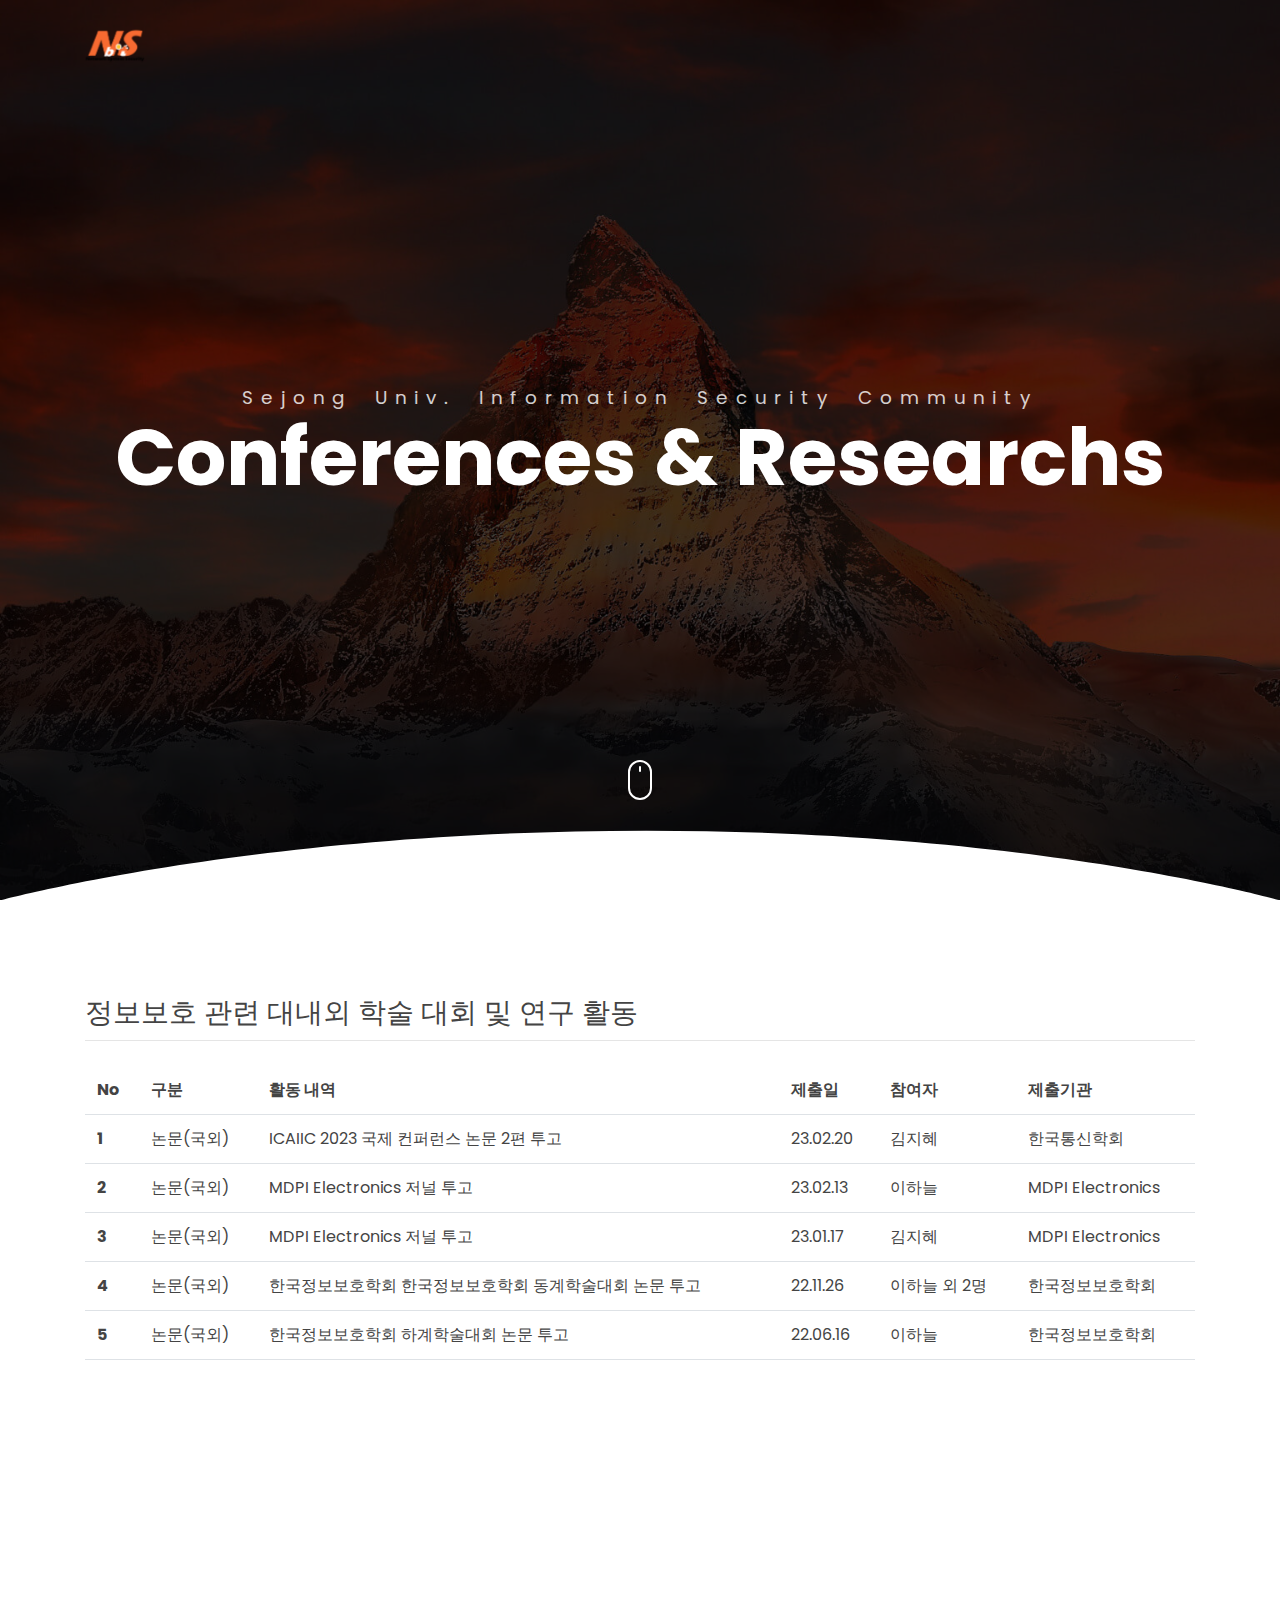
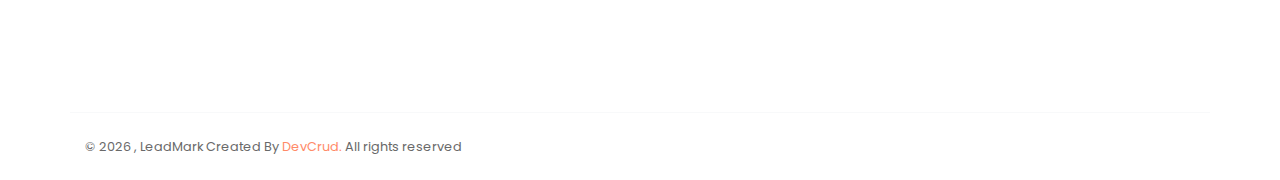
<file: public_html/performance/aca_res.html>
<!DOCTYPE html>
<html lang="en">
  <head>
    <meta charset="utf-8" />
    <meta name="viewport" content="width=device-width, initial-scale=1, shrink-to-fit=no"/>
    <meta name="description" content="Start your development with LeadMark landing page."/>
    <meta name="author" content="Devcrud" />
    <title>학술 대회 및 연구 활동</title>
    <!-- font icons -->
    <link
      rel="stylesheet"
      href="../assets/vendors/themify-icons/css/themify-icons.css"
    />
    <!-- Bootstrap + Steller  -->
    <link rel="stylesheet" href="../assets/css/leadmark.css" />
  </head>
  <body data-spy="scroll" data-target=".navbar" data-offset="40" id="home">

    <!-- page Navigation -->
    <nav class="navbar custom-navbar navbar-expand-md navbar-light fixed-top" data-spy="affix" data-offset-top="10">
        <div class="container">
            <a class="navbar-brand" href="../index.html#performance">
                <img src="../assets/imgs/nsbit_icon.jpg">
            </a>
        </div>
    </nav>
    <!-- End Of Second Navigation -->

    <!-- Page Header -->
       <header class="header">
        <div class="overlay">
          <h1 class="subtitle">Sejong Univ. Information Security Community</h1>
          <h1 class="title" style="font-size: 80px">Conferences & Researchs</h1>  
        </div>  
        <div class="shape">
            <svg viewBox="0 0 1500 200">
                <path d="m 0,240 h 1500.4828 v -71.92164 c 0,0 -286.2763,-81.79324 -743.19024,-81.79324 C 300.37862,86.28512 0,168.07836 0,168.07836 Z"/>
            </svg>
        </div>  
        <div class="mouse-icon"><div class="wheel"></div></div>
    </header>
    <!-- End Of Page Header -->

    <!-- main content -->
    <div class="container">
      <!-- devider -->
      <div class="py-5"></div>

      <!-- tables -->
      <h3 class="components-section-title">정보보호 관련 대내외 학술 대회 및 연구 활동</h3>
      <hr />
      <table class="table">
        <thead>
          <tr>
            <th scope="col">No</th>
            <th scope="col">구분</th>
            <th scope="col">활동 내역</th>
            <th scope="col">제출일</th>
            <th scope="col">참여자</th>
            <th scope="col">제출기관</th>
          </tr>
        </thead>
        <tbody>
          <tr>
            <th scope="row">1</th>
            <td>논문(국외)</td>
            <td>ICAIIC 2023 국제 컨퍼런스 논문 2편 투고</td>
            <td>23.02.20</td>
            <td>김지혜</td>
            <td>한국통신학회</td>
          </tr>
          <tr>
            <th scope="row">2</th>
            <td>논문(국외)</td>
            <td>MDPI Electronics 저널 투고</td>
            <td>23.02.13</td>
            <td>이하늘</td>
            <td>MDPI Electronics</td>
          </tr>
          <tr>
            <th scope="row">3</th>
            <td>논문(국외)</td>
            <td>MDPI Electronics 저널 투고</td>
            <td>23.01.17</td>
            <td>김지혜</td>
            <td>MDPI Electronics</td>
          </tr>
          <tr>
            <th scope="row">4</th>
            <td>논문(국외)</td>
            <td>한국정보보호학회 한국정보보호학회 동계학술대회 논문 투고</td>
            <td>22.11.26</td>
            <td>이하늘 외 2명</td>
            <td>한국정보보호학회</td>
          </tr>
          <tr>
            <th scope="row">5</th>
            <td>논문(국외)</td>
            <td>한국정보보호학회 하계학술대회 논문 투고</td>
            <td>22.06.16</td>
            <td>이하늘</td>
            <td>한국정보보호학회</td>
          </tr>
          
        </tbody>
      </table>
      <!-- end of tables -->
    </div>

    <!-- devider -->
    <div class="py-5"></div>
    <!-- devider -->
    <div class="py-5"></div>
    <!-- devider -->
    <div class="py-5"></div>

    <!-- Page Footer -->
    <footer class="container mt-5 py-4 border-top border-light">
      <p class="mb-0 small">
        &copy;
        <script>
          document.write(new Date().getFullYear());
        </script>
        , LeadMark Created By
        <a href="https://www.devcrud.com" target="_blank">DevCrud.</a> All
        rights reserved
      </p>
    </footer>
    <!-- End of Page Footer -->

    <!-- core  -->
    <script src="../assets/vendors/jquery/jquery-3.4.1.js"></script>
    <script src="../assets/vendors/bootstrap/bootstrap.bundle.js"></script>
  </body>
</html>
</file>
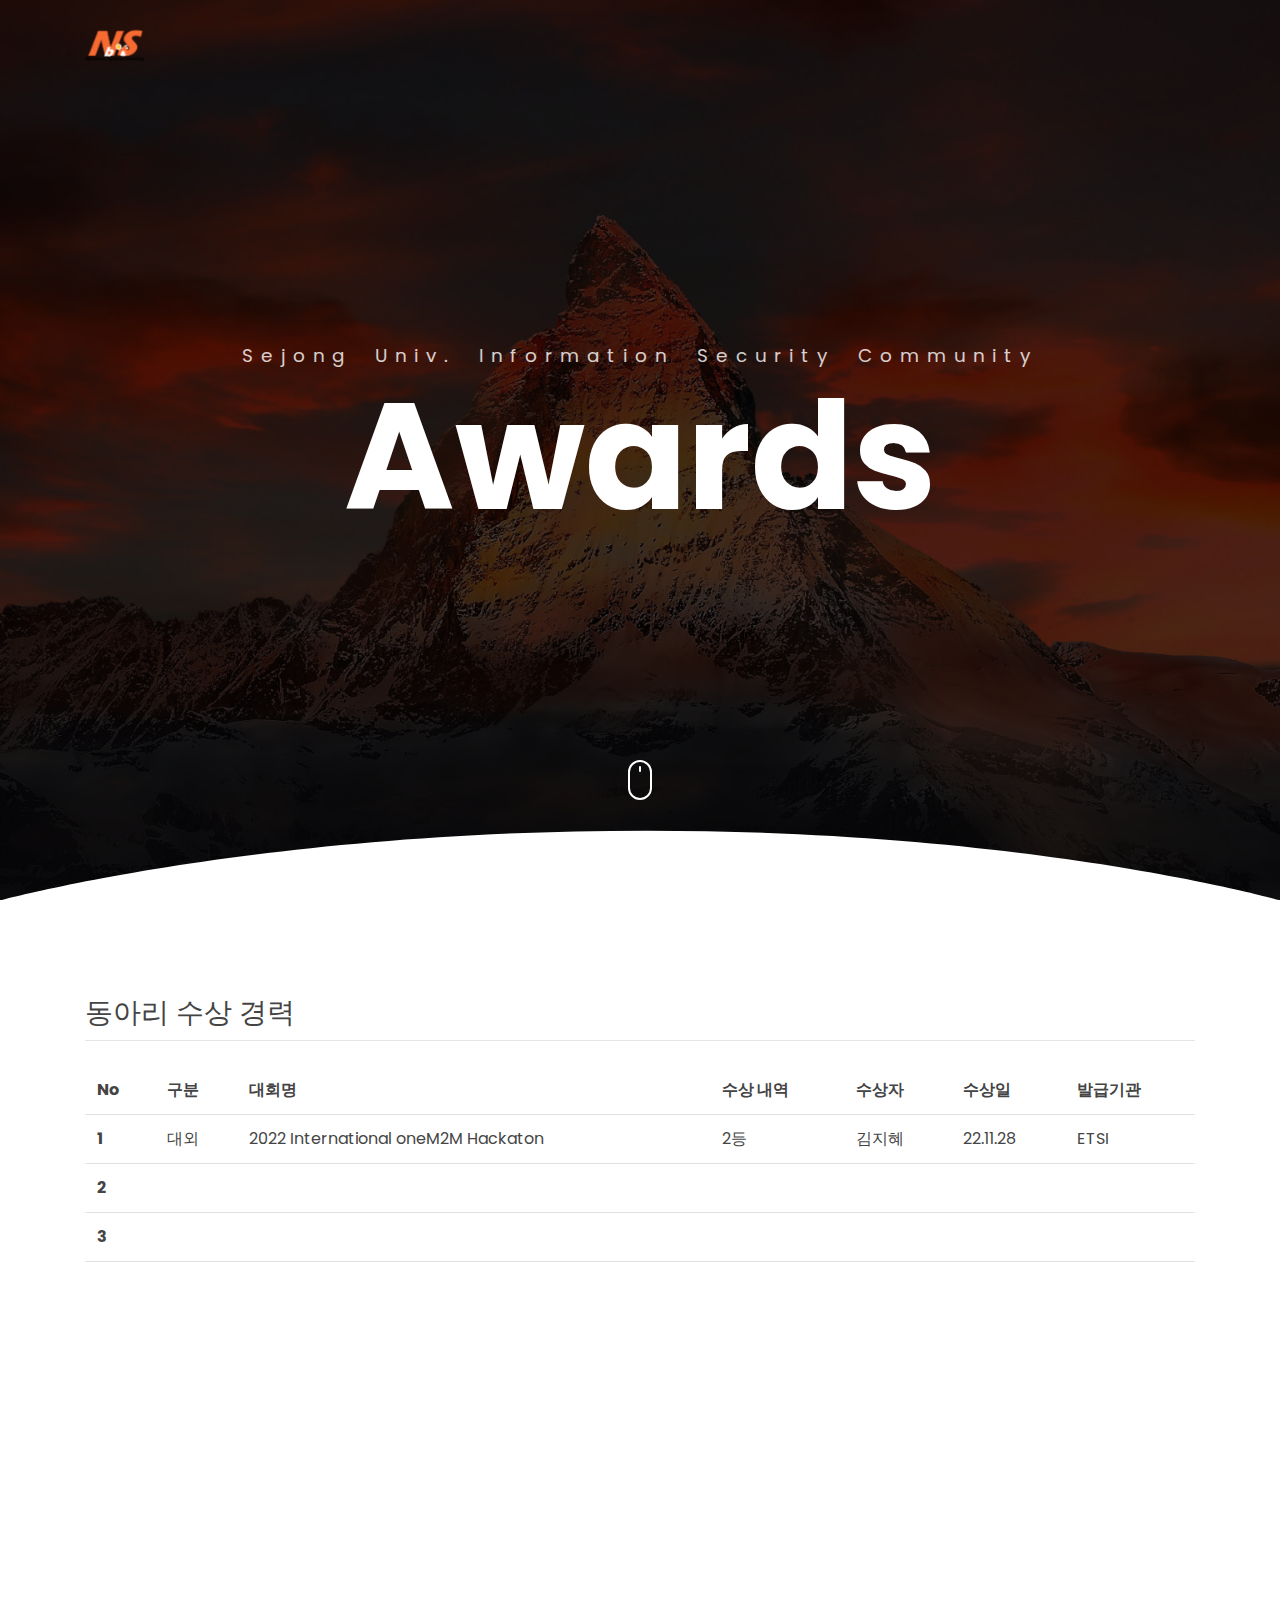
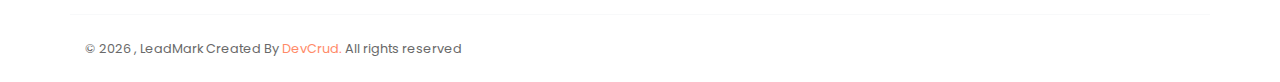
<file: public_html/performance/awards.html>
<!DOCTYPE html>
<html lang="en">
  <head>
    <meta charset="utf-8" />
    <meta name="viewport" content="width=device-width, initial-scale=1, shrink-to-fit=no"/>
    <meta name="description" content="Start your development with LeadMark landing page."/>
    <meta name="author" content="Devcrud" />
    <title>수상 경력</title>
    <!-- font icons -->
    <link
      rel="stylesheet"
      href="../assets/vendors/themify-icons/css/themify-icons.css"
    />
    <!-- Bootstrap + Steller  -->
    <link rel="stylesheet" href="../assets/css/leadmark.css" />
  </head>
  <body data-spy="scroll" data-target=".navbar" data-offset="40" id="home">

    <!-- page Navigation -->
    <nav class="navbar custom-navbar navbar-expand-md navbar-light fixed-top" data-spy="affix" data-offset-top="10">
        <div class="container">
            <a class="navbar-brand" href="../index.html#performance">
                <img src="../assets/imgs/nsbit_icon.jpg">
            </a>
        </div>
    </nav>
    <!-- End Of Second Navigation -->

    <!-- Page Header -->
       <header class="header">
        <div class="overlay">
          <h1 class="subtitle">Sejong Univ. Information Security Community</h1>
          <h1 class="title" style="font-size: 150px">Awards</h1>  
        </div>  
        <div class="shape">
            <svg viewBox="0 0 1500 200">
                <path d="m 0,240 h 1500.4828 v -71.92164 c 0,0 -286.2763,-81.79324 -743.19024,-81.79324 C 300.37862,86.28512 0,168.07836 0,168.07836 Z"/>
            </svg>
        </div>  
        <div class="mouse-icon"><div class="wheel"></div></div>
    </header>
    <!-- End Of Page Header -->

    <!-- main content -->
    <div class="container">
      <!-- devider -->
      <div class="py-5"></div>

      <!-- tables -->
      <h3 class="components-section-title">동아리 수상 경력</h3>
      <hr />
      <table class="table">
        <thead>
          <tr>
            <th scope="col">No</th>
            <th scope="col">구분</th>
            <th scope="col">대회명</th>
            <th scope="col">수상 내역</th>
            <th scope="col">수상자</th>
            <th scope="col">수상일</th>
            <th scope="col">발급기관</th>
          </tr>
        </thead>
        <tbody>
          <tr>
            <th scope="row">1</th>
            <td>대외</td>
            <td>2022 International oneM2M Hackaton</td>
            <td>2등</td>
            <td>김지혜</td>
            <td>22.11.28</td>
            <td>ETSI</td>
          </tr>
          <tr>
            <th scope="row">2</th>
            <td></td>
            <td></td>
            <td></td>
            <td></td>
            <td></td>
            <td></td>
          </tr>
          <tr>
            <th scope="row">3</th>
            <td></td>
            <td></td>
            <td></td>
            <td></td>
            <td></td>
            <td></td>
          </tr>
        </tbody>
      </table>
      <!-- end of tables -->
    </div>

    <!-- devider -->
    <div class="py-5"></div>
    <!-- devider -->
    <div class="py-5"></div>
    <!-- devider -->
    <div class="py-5"></div>

    <!-- Page Footer -->
    <footer class="container mt-5 py-4 border-top border-light">
      <p class="mb-0 small">
        &copy;
        <script>
          document.write(new Date().getFullYear());
        </script>
        , LeadMark Created By
        <a href="https://www.devcrud.com" target="_blank">DevCrud.</a> All
        rights reserved
      </p>
    </footer>
    <!-- End of Page Footer -->

    <!-- core  -->
    <script src="../assets/vendors/jquery/jquery-3.4.1.js"></script>
    <script src="../assets/vendors/bootstrap/bootstrap.bundle.js"></script>
  </body>
</html>
</file>
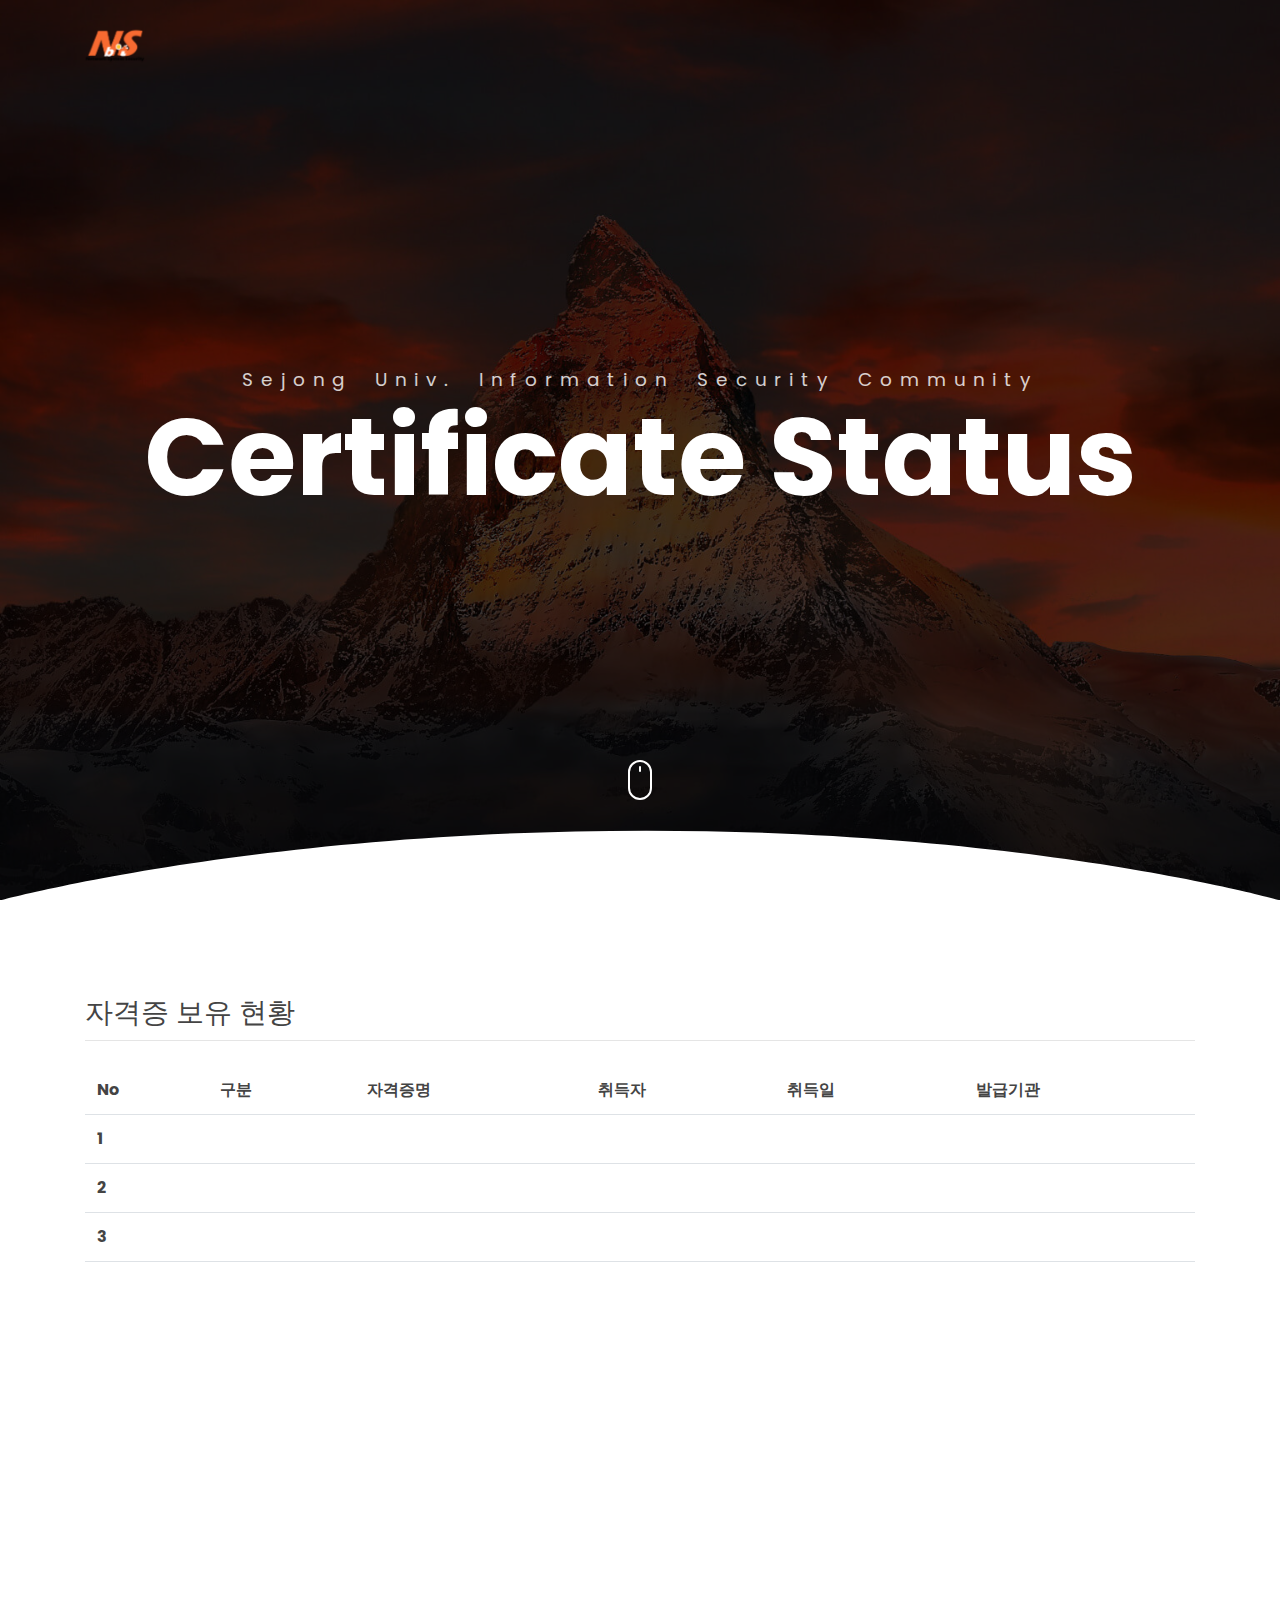
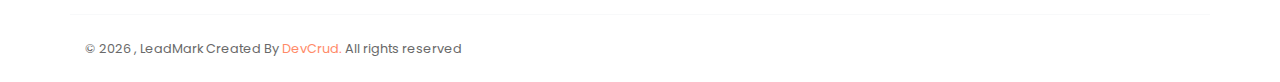
<file: public_html/performance/certificate.html>
<!DOCTYPE html>
<html lang="en">
  <head>
    <meta charset="utf-8" />
    <meta name="viewport" content="width=device-width, initial-scale=1, shrink-to-fit=no"/>
    <meta name="description" content="Start your development with LeadMark landing page."/>
    <meta name="author" content="Devcrud" />
    <title>자격증 보유 현황</title>
    <!-- font icons -->
    <link
      rel="stylesheet"
      href="../assets/vendors/themify-icons/css/themify-icons.css"
    />
    <!-- Bootstrap + Steller  -->
    <link rel="stylesheet" href="../assets/css/leadmark.css" />
  </head>
  <body data-spy="scroll" data-target=".navbar" data-offset="40" id="home">

    <!-- page Navigation -->
    <nav class="navbar custom-navbar navbar-expand-md navbar-light fixed-top" data-spy="affix" data-offset-top="10">
        <div class="container">
            <a class="navbar-brand" href="../index.html#performance">
                <img src="../assets/imgs/nsbit_icon.jpg">
            </a>
        </div>
    </nav>
    <!-- End Of Second Navigation -->

    <!-- Page Header -->
       <header class="header">
        <div class="overlay">
          <h1 class="subtitle">Sejong Univ. Information Security Community</h1>
          <h1 class="title" style="font-size: 110px">Certificate Status</h1>  
        </div>  
        <div class="shape">
            <svg viewBox="0 0 1500 200">
                <path d="m 0,240 h 1500.4828 v -71.92164 c 0,0 -286.2763,-81.79324 -743.19024,-81.79324 C 300.37862,86.28512 0,168.07836 0,168.07836 Z"/>
            </svg>
        </div>  
        <div class="mouse-icon"><div class="wheel"></div></div>
    </header>
    <!-- End Of Page Header -->

    <!-- main content -->
    <div class="container">
      <!-- devider -->
      <div class="py-5"></div>

      <!-- tables -->
      <h3 class="components-section-title">자격증 보유 현황</h3>
      <hr />
      <table class="table">
        <thead>
          <tr>
            <th scope="col">No</th>
            <th scope="col">구분</th>
            <th scope="col">자격증명</th>
            <th scope="col">취득자</th>
            <th scope="col">취득일</th>
            <th scope="col">발급기관</th>
          </tr>
        </thead>
        <tbody>
          <tr>
            <th scope="row">1</th>
            <td></td>
            <td></td>
            <td></td>
            <td></td>
            <td></td>
          </tr>
          <tr>
            <th scope="row">2</th>
            <td></td>
            <td></td>
            <td></td>
            <td></td>
            <td></td>
          </tr>
          <tr>
            <th scope="row">3</th>
            <td></td>
            <td></td>
            <td></td>
            <td></td>
            <td></td>
          </tr>
        </tbody>
      </table>
      <!-- end of tables -->
    </div>

    <!-- devider -->
    <div class="py-5"></div>
    <!-- devider -->
    <div class="py-5"></div>
    <!-- devider -->
    <div class="py-5"></div>

    <!-- Page Footer -->
    <footer class="container mt-5 py-4 border-top border-light">
      <p class="mb-0 small">
        &copy;
        <script>
          document.write(new Date().getFullYear());
        </script>
        , LeadMark Created By
        <a href="https://www.devcrud.com" target="_blank">DevCrud.</a> All
        rights reserved
      </p>
    </footer>
    <!-- End of Page Footer -->

    <!-- core  -->
    <script src="../assets/vendors/jquery/jquery-3.4.1.js"></script>
    <script src="../assets/vendors/bootstrap/bootstrap.bundle.js"></script>
  </body>
</html>
</file>
<file: public_html/assets/vendors/themify-icons/css/themify-icons.css>
@font-face {
	font-family: 'themify';
	src:url("../fonts/themify.eot?-fvbane");
	src:url("../fonts/themify.eot?#iefix-fvbane") format("embedded-opentype"),
		url("../fonts/themify.woff?-fvbane") format("woff"),
		url("../fonts/themify.ttf?-fvbane") format("truetype"),
		url("../fonts/themify.svg?-fvbane#themify") format("svg");
	font-weight: normal;
	font-style: normal;
}

[class^="ti-"], [class*=" ti-"] {
	font-family: 'themify';
	speak: none;
	font-style: normal;
	font-weight: normal;
	font-variant: normal;
	text-transform: none;
	line-height: 1;

	/* Better Font Rendering =========== */
	-webkit-font-smoothing: antialiased;
	-moz-osx-font-smoothing: grayscale;
}

.ti-wand:before {
	content: "\e600";
}
.ti-volume:before {
	content: "\e601";
}
.ti-user:before {
	content: "\e602";
}
.ti-unlock:before {
	content: "\e603";
}
.ti-unlink:before {
	content: "\e604";
}
.ti-trash:before {
	content: "\e605";
}
.ti-thought:before {
	content: "\e606";
}
.ti-target:before {
	content: "\e607";
}
.ti-tag:before {
	content: "\e608";
}
.ti-tablet:before {
	content: "\e609";
}
.ti-star:before {
	content: "\e60a";
}
.ti-spray:before {
	content: "\e60b";
}
.ti-signal:before {
	content: "\e60c";
}
.ti-shopping-cart:before {
	content: "\e60d";
}
.ti-shopping-cart-full:before {
	content: "\e60e";
}
.ti-settings:before {
	content: "\e60f";
}
.ti-search:before {
	content: "\e610";
}
.ti-zoom-in:before {
	content: "\e611";
}
.ti-zoom-out:before {
	content: "\e612";
}
.ti-cut:before {
	content: "\e613";
}
.ti-ruler:before {
	content: "\e614";
}
.ti-ruler-pencil:before {
	content: "\e615";
}
.ti-ruler-alt:before {
	content: "\e616";
}
.ti-bookmark:before {
	content: "\e617";
}
.ti-bookmark-alt:before {
	content: "\e618";
}
.ti-reload:before {
	content: "\e619";
}
.ti-plus:before {
	content: "\e61a";
}
.ti-pin:before {
	content: "\e61b";
}
.ti-pencil:before {
	content: "\e61c";
}
.ti-pencil-alt:before {
	content: "\e61d";
}
.ti-paint-roller:before {
	content: "\e61e";
}
.ti-paint-bucket:before {
	content: "\e61f";
}
.ti-na:before {
	content: "\e620";
}
.ti-mobile:before {
	content: "\e621";
}
.ti-minus:before {
	content: "\e622";
}
.ti-medall:before {
	content: "\e623";
}
.ti-medall-alt:before {
	content: "\e624";
}
.ti-marker:before {
	content: "\e625";
}
.ti-marker-alt:before {
	content: "\e626";
}
.ti-arrow-up:before {
	content: "\e627";
}
.ti-arrow-right:before {
	content: "\e628";
}
.ti-arrow-left:before {
	content: "\e629";
}
.ti-arrow-down:before {
	content: "\e62a";
}
.ti-lock:before {
	content: "\e62b";
}
.ti-location-arrow:before {
	content: "\e62c";
}
.ti-link:before {
	content: "\e62d";
}
.ti-layout:before {
	content: "\e62e";
}
.ti-layers:before {
	content: "\e62f";
}
.ti-layers-alt:before {
	content: "\e630";
}
.ti-key:before {
	content: "\e631";
}
.ti-import:before {
	content: "\e632";
}
.ti-image:before {
	content: "\e633";
}
.ti-heart:before {
	content: "\e634";
}
.ti-heart-broken:before {
	content: "\e635";
}
.ti-hand-stop:before {
	content: "\e636";
}
.ti-hand-open:before {
	content: "\e637";
}
.ti-hand-drag:before {
	content: "\e638";
}
.ti-folder:before {
	content: "\e639";
}
.ti-flag:before {
	content: "\e63a";
}
.ti-flag-alt:before {
	content: "\e63b";
}
.ti-flag-alt-2:before {
	content: "\e63c";
}
.ti-eye:before {
	content: "\e63d";
}
.ti-export:before {
	content: "\e63e";
}
.ti-exchange-vertical:before {
	content: "\e63f";
}
.ti-desktop:before {
	content: "\e640";
}
.ti-cup:before {
	content: "\e641";
}
.ti-crown:before {
	content: "\e642";
}
.ti-comments:before {
	content: "\e643";
}
.ti-comment:before {
	content: "\e644";
}
.ti-comment-alt:before {
	content: "\e645";
}
.ti-close:before {
	content: "\e646";
}
.ti-clip:before {
	content: "\e647";
}
.ti-angle-up:before {
	content: "\e648";
}
.ti-angle-right:before {
	content: "\e649";
}
.ti-angle-left:before {
	content: "\e64a";
}
.ti-angle-down:before {
	content: "\e64b";
}
.ti-check:before {
	content: "\e64c";
}
.ti-check-box:before {
	content: "\e64d";
}
.ti-camera:before {
	content: "\e64e";
}
.ti-announcement:before {
	content: "\e64f";
}
.ti-brush:before {
	content: "\e650";
}
.ti-briefcase:before {
	content: "\e651";
}
.ti-bolt:before {
	content: "\e652";
}
.ti-bolt-alt:before {
	content: "\e653";
}
.ti-blackboard:before {
	content: "\e654";
}
.ti-bag:before {
	content: "\e655";
}
.ti-move:before {
	content: "\e656";
}
.ti-arrows-vertical:before {
	content: "\e657";
}
.ti-arrows-horizontal:before {
	content: "\e658";
}
.ti-fullscreen:before {
	content: "\e659";
}
.ti-arrow-top-right:before {
	content: "\e65a";
}
.ti-arrow-top-left:before {
	content: "\e65b";
}
.ti-arrow-circle-up:before {
	content: "\e65c";
}
.ti-arrow-circle-right:before {
	content: "\e65d";
}
.ti-arrow-circle-left:before {
	content: "\e65e";
}
.ti-arrow-circle-down:before {
	content: "\e65f";
}
.ti-angle-double-up:before {
	content: "\e660";
}
.ti-angle-double-right:before {
	content: "\e661";
}
.ti-angle-double-left:before {
	content: "\e662";
}
.ti-angle-double-down:before {
	content: "\e663";
}
.ti-zip:before {
	content: "\e664";
}
.ti-world:before {
	content: "\e665";
}
.ti-wheelchair:before {
	content: "\e666";
}
.ti-view-list:before {
	content: "\e667";
}
.ti-view-list-alt:before {
	content: "\e668";
}
.ti-view-grid:before {
	content: "\e669";
}
.ti-uppercase:before {
	content: "\e66a";
}
.ti-upload:before {
	content: "\e66b";
}
.ti-underline:before {
	content: "\e66c";
}
.ti-truck:before {
	content: "\e66d";
}
.ti-timer:before {
	content: "\e66e";
}
.ti-ticket:before {
	content: "\e66f";
}
.ti-thumb-up:before {
	content: "\e670";
}
.ti-thumb-down:before {
	content: "\e671";
}
.ti-text:before {
	content: "\e672";
}
.ti-stats-up:before {
	content: "\e673";
}
.ti-stats-down:before {
	content: "\e674";
}
.ti-split-v:before {
	content: "\e675";
}
.ti-split-h:before {
	content: "\e676";
}
.ti-smallcap:before {
	content: "\e677";
}
.ti-shine:before {
	content: "\e678";
}
.ti-shift-right:before {
	content: "\e679";
}
.ti-shift-left:before {
	content: "\e67a";
}
.ti-shield:before {
	content: "\e67b";
}
.ti-notepad:before {
	content: "\e67c";
}
.ti-server:before {
	content: "\e67d";
}
.ti-quote-right:before {
	content: "\e67e";
}
.ti-quote-left:before {
	content: "\e67f";
}
.ti-pulse:before {
	content: "\e680";
}
.ti-printer:before {
	content: "\e681";
}
.ti-power-off:before {
	content: "\e682";
}
.ti-plug:before {
	content: "\e683";
}
.ti-pie-chart:before {
	content: "\e684";
}
.ti-paragraph:before {
	content: "\e685";
}
.ti-panel:before {
	content: "\e686";
}
.ti-package:before {
	content: "\e687";
}
.ti-music:before {
	content: "\e688";
}
.ti-music-alt:before {
	content: "\e689";
}
.ti-mouse:before {
	content: "\e68a";
}
.ti-mouse-alt:before {
	content: "\e68b";
}
.ti-money:before {
	content: "\e68c";
}
.ti-microphone:before {
	content: "\e68d";
}
.ti-menu:before {
	content: "\e68e";
}
.ti-menu-alt:before {
	content: "\e68f";
}
.ti-map:before {
	content: "\e690";
}
.ti-map-alt:before {
	content: "\e691";
}
.ti-loop:before {
	content: "\e692";
}
.ti-location-pin:before {
	content: "\e693";
}
.ti-list:before {
	content: "\e694";
}
.ti-light-bulb:before {
	content: "\e695";
}
.ti-Italic:before {
	content: "\e696";
}
.ti-info:before {
	content: "\e697";
}
.ti-infinite:before {
	content: "\e698";
}
.ti-id-badge:before {
	content: "\e699";
}
.ti-hummer:before {
	content: "\e69a";
}
.ti-home:before {
	content: "\e69b";
}
.ti-help:before {
	content: "\e69c";
}
.ti-headphone:before {
	content: "\e69d";
}
.ti-harddrives:before {
	content: "\e69e";
}
.ti-harddrive:before {
	content: "\e69f";
}
.ti-gift:before {
	content: "\e6a0";
}
.ti-game:before {
	content: "\e6a1";
}
.ti-filter:before {
	content: "\e6a2";
}
.ti-files:before {
	content: "\e6a3";
}
.ti-file:before {
	content: "\e6a4";
}
.ti-eraser:before {
	content: "\e6a5";
}
.ti-envelope:before {
	content: "\e6a6";
}
.ti-download:before {
	content: "\e6a7";
}
.ti-direction:before {
	content: "\e6a8";
}
.ti-direction-alt:before {
	content: "\e6a9";
}
.ti-dashboard:before {
	content: "\e6aa";
}
.ti-control-stop:before {
	content: "\e6ab";
}
.ti-control-shuffle:before {
	content: "\e6ac";
}
.ti-control-play:before {
	content: "\e6ad";
}
.ti-control-pause:before {
	content: "\e6ae";
}
.ti-control-forward:before {
	content: "\e6af";
}
.ti-control-backward:before {
	content: "\e6b0";
}
.ti-cloud:before {
	content: "\e6b1";
}
.ti-cloud-up:before {
	content: "\e6b2";
}
.ti-cloud-down:before {
	content: "\e6b3";
}
.ti-clipboard:before {
	content: "\e6b4";
}
.ti-car:before {
	content: "\e6b5";
}
.ti-calendar:before {
	content: "\e6b6";
}
.ti-book:before {
	content: "\e6b7";
}
.ti-bell:before {
	content: "\e6b8";
}
.ti-basketball:before {
	content: "\e6b9";
}
.ti-bar-chart:before {
	content: "\e6ba";
}
.ti-bar-chart-alt:before {
	content: "\e6bb";
}
.ti-back-right:before {
	content: "\e6bc";
}
.ti-back-left:before {
	content: "\e6bd";
}
.ti-arrows-corner:before {
	content: "\e6be";
}
.ti-archive:before {
	content: "\e6bf";
}
.ti-anchor:before {
	content: "\e6c0";
}
.ti-align-right:before {
	content: "\e6c1";
}
.ti-align-left:before {
	content: "\e6c2";
}
.ti-align-justify:before {
	content: "\e6c3";
}
.ti-align-center:before {
	content: "\e6c4";
}
.ti-alert:before {
	content: "\e6c5";
}
.ti-alarm-clock:before {
	content: "\e6c6";
}
.ti-agenda:before {
	content: "\e6c7";
}
.ti-write:before {
	content: "\e6c8";
}
.ti-window:before {
	content: "\e6c9";
}
.ti-widgetized:before {
	content: "\e6ca";
}
.ti-widget:before {
	content: "\e6cb";
}
.ti-widget-alt:before {
	content: "\e6cc";
}
.ti-wallet:before {
	content: "\e6cd";
}
.ti-video-clapper:before {
	content: "\e6ce";
}
.ti-video-camera:before {
	content: "\e6cf";
}
.ti-vector:before {
	content: "\e6d0";
}
.ti-themify-logo:before {
	content: "\e6d1";
}
.ti-themify-favicon:before {
	content: "\e6d2";
}
.ti-themify-favicon-alt:before {
	content: "\e6d3";
}
.ti-support:before {
	content: "\e6d4";
}
.ti-stamp:before {
	content: "\e6d5";
}
.ti-split-v-alt:before {
	content: "\e6d6";
}
.ti-slice:before {
	content: "\e6d7";
}
.ti-shortcode:before {
	content: "\e6d8";
}
.ti-shift-right-alt:before {
	content: "\e6d9";
}
.ti-shift-left-alt:before {
	content: "\e6da";
}
.ti-ruler-alt-2:before {
	content: "\e6db";
}
.ti-receipt:before {
	content: "\e6dc";
}
.ti-pin2:before {
	content: "\e6dd";
}
.ti-pin-alt:before {
	content: "\e6de";
}
.ti-pencil-alt2:before {
	content: "\e6df";
}
.ti-palette:before {
	content: "\e6e0";
}
.ti-more:before {
	content: "\e6e1";
}
.ti-more-alt:before {
	content: "\e6e2";
}
.ti-microphone-alt:before {
	content: "\e6e3";
}
.ti-magnet:before {
	content: "\e6e4";
}
.ti-line-double:before {
	content: "\e6e5";
}
.ti-line-dotted:before {
	content: "\e6e6";
}
.ti-line-dashed:before {
	content: "\e6e7";
}
.ti-layout-width-full:before {
	content: "\e6e8";
}
.ti-layout-width-default:before {
	content: "\e6e9";
}
.ti-layout-width-default-alt:before {
	content: "\e6ea";
}
.ti-layout-tab:before {
	content: "\e6eb";
}
.ti-layout-tab-window:before {
	content: "\e6ec";
}
.ti-layout-tab-v:before {
	content: "\e6ed";
}
.ti-layout-tab-min:before {
	content: "\e6ee";
}
.ti-layout-slider:before {
	content: "\e6ef";
}
.ti-layout-slider-alt:before {
	content: "\e6f0";
}
.ti-layout-sidebar-right:before {
	content: "\e6f1";
}
.ti-layout-sidebar-none:before {
	content: "\e6f2";
}
.ti-layout-sidebar-left:before {
	content: "\e6f3";
}
.ti-layout-placeholder:before {
	content: "\e6f4";
}
.ti-layout-menu:before {
	content: "\e6f5";
}
.ti-layout-menu-v:before {
	content: "\e6f6";
}
.ti-layout-menu-separated:before {
	content: "\e6f7";
}
.ti-layout-menu-full:before {
	content: "\e6f8";
}
.ti-layout-media-right-alt:before {
	content: "\e6f9";
}
.ti-layout-media-right:before {
	content: "\e6fa";
}
.ti-layout-media-overlay:before {
	content: "\e6fb";
}
.ti-layout-media-overlay-alt:before {
	content: "\e6fc";
}
.ti-layout-media-overlay-alt-2:before {
	content: "\e6fd";
}
.ti-layout-media-left-alt:before {
	content: "\e6fe";
}
.ti-layout-media-left:before {
	content: "\e6ff";
}
.ti-layout-media-center-alt:before {
	content: "\e700";
}
.ti-layout-media-center:before {
	content: "\e701";
}
.ti-layout-list-thumb:before {
	content: "\e702";
}
.ti-layout-list-thumb-alt:before {
	content: "\e703";
}
.ti-layout-list-post:before {
	content: "\e704";
}
.ti-layout-list-large-image:before {
	content: "\e705";
}
.ti-layout-line-solid:before {
	content: "\e706";
}
.ti-layout-grid4:before {
	content: "\e707";
}
.ti-layout-grid3:before {
	content: "\e708";
}
.ti-layout-grid2:before {
	content: "\e709";
}
.ti-layout-grid2-thumb:before {
	content: "\e70a";
}
.ti-layout-cta-right:before {
	content: "\e70b";
}
.ti-layout-cta-left:before {
	content: "\e70c";
}
.ti-layout-cta-center:before {
	content: "\e70d";
}
.ti-layout-cta-btn-right:before {
	content: "\e70e";
}
.ti-layout-cta-btn-left:before {
	content: "\e70f";
}
.ti-layout-column4:before {
	content: "\e710";
}
.ti-layout-column3:before {
	content: "\e711";
}
.ti-layout-column2:before {
	content: "\e712";
}
.ti-layout-accordion-separated:before {
	content: "\e713";
}
.ti-layout-accordion-merged:before {
	content: "\e714";
}
.ti-layout-accordion-list:before {
	content: "\e715";
}
.ti-ink-pen:before {
	content: "\e716";
}
.ti-info-alt:before {
	content: "\e717";
}
.ti-help-alt:before {
	content: "\e718";
}
.ti-headphone-alt:before {
	content: "\e719";
}
.ti-hand-point-up:before {
	content: "\e71a";
}
.ti-hand-point-right:before {
	content: "\e71b";
}
.ti-hand-point-left:before {
	content: "\e71c";
}
.ti-hand-point-down:before {
	content: "\e71d";
}
.ti-gallery:before {
	content: "\e71e";
}
.ti-face-smile:before {
	content: "\e71f";
}
.ti-face-sad:before {
	content: "\e720";
}
.ti-credit-card:before {
	content: "\e721";
}
.ti-control-skip-forward:before {
	content: "\e722";
}
.ti-control-skip-backward:before {
	content: "\e723";
}
.ti-control-record:before {
	content: "\e724";
}
.ti-control-eject:before {
	content: "\e725";
}
.ti-comments-smiley:before {
	content: "\e726";
}
.ti-brush-alt:before {
	content: "\e727";
}
.ti-youtube:before {
	content: "\e728";
}
.ti-vimeo:before {
	content: "\e729";
}
.ti-twitter:before {
	content: "\e72a";
}
.ti-time:before {
	content: "\e72b";
}
.ti-tumblr:before {
	content: "\e72c";
}
.ti-skype:before {
	content: "\e72d";
}
.ti-share:before {
	content: "\e72e";
}
.ti-share-alt:before {
	content: "\e72f";
}
.ti-rocket:before {
	content: "\e730";
}
.ti-pinterest:before {
	content: "\e731";
}
.ti-new-window:before {
	content: "\e732";
}
.ti-microsoft:before {
	content: "\e733";
}
.ti-list-ol:before {
	content: "\e734";
}
.ti-linkedin:before {
	content: "\e735";
}
.ti-layout-sidebar-2:before {
	content: "\e736";
}
.ti-layout-grid4-alt:before {
	content: "\e737";
}
.ti-layout-grid3-alt:before {
	content: "\e738";
}
.ti-layout-grid2-alt:before {
	content: "\e739";
}
.ti-layout-column4-alt:before {
	content: "\e73a";
}
.ti-layout-column3-alt:before {
	content: "\e73b";
}
.ti-layout-column2-alt:before {
	content: "\e73c";
}
.ti-instagram:before {
	content: "\e73d";
}
.ti-google:before {
	content: "\e73e";
}
.ti-github:before {
	content: "\e73f";
}
.ti-flickr:before {
	content: "\e740";
}
.ti-facebook:before {
	content: "\e741";
}
.ti-dropbox:before {
	content: "\e742";
}
.ti-dribbble:before {
	content: "\e743";
}
.ti-apple:before {
	content: "\e744";
}
.ti-android:before {
	content: "\e745";
}
.ti-save:before {
	content: "\e746";
}
.ti-save-alt:before {
	content: "\e747";
}
.ti-yahoo:before {
	content: "\e748";
}
.ti-wordpress:before {
	content: "\e749";
}
.ti-vimeo-alt:before {
	content: "\e74a";
}
.ti-twitter-alt:before {
	content: "\e74b";
}
.ti-tumblr-alt:before {
	content: "\e74c";
}
.ti-trello:before {
	content: "\e74d";
}
.ti-stack-overflow:before {
	content: "\e74e";
}
.ti-soundcloud:before {
	content: "\e74f";
}
.ti-sharethis:before {
	content: "\e750";
}
.ti-sharethis-alt:before {
	content: "\e751";
}
.ti-reddit:before {
	content: "\e752";
}
.ti-pinterest-alt:before {
	content: "\e753";
}
.ti-microsoft-alt:before {
	content: "\e754";
}
.ti-linux:before {
	content: "\e755";
}
.ti-jsfiddle:before {
	content: "\e756";
}
.ti-joomla:before {
	content: "\e757";
}
.ti-html5:before {
	content: "\e758";
}
.ti-flickr-alt:before {
	content: "\e759";
}
.ti-email:before {
	content: "\e75a";
}
.ti-drupal:before {
	content: "\e75b";
}
.ti-dropbox-alt:before {
	content: "\e75c";
}
.ti-css3:before {
	content: "\e75d";
}
.ti-rss:before {
	content: "\e75e";
}
.ti-rss-alt:before {
	content: "\e75f";
}
</file>
<file: public_html/assets/css/leadmark.css>
@charset "UTF-8";
/*!
=========================================================
* LeadMark Landing page
=========================================================

* Copyright: 2019 DevCRUD (https://devcrud.com)
* Licensed: (https://devcrud.com/licenses)
* Coded by www.devcrud.com

=========================================================

* The above copyright notice and this permission notice shall be included in all copies or substantial portions of the Software.
*/
@import url("https://fonts.googleapis.com/css?family=Poppins:100,100i,200,200i,300,300i,400,400i,500,500i,600,600i,700,700i,800,800i,900,900i");
:root {
  --blue: #007bff;
  --indigo: #6610f2;
  --purple: #6f42c1;
  --pink: #e83e8c;
  --red: #eb4d4b;
  --orange: #fd7e14;
  --yellow: #ee5a24;
  --green: #6ab04c;
  --teal: #00cec9;
  --cyan: #1289a7;
  --white: #fff;
  --gray: #6c757d;
  --gray-dark: #1b1b1b;
  --primary: #ff6e42;
  --secondary: #6c757d;
  --success: #6ab04c;
  --info: #1289a7;
  --warning: #ee5a24;
  --danger: #eb4d4b;
  --light: #f8f9fa;
  --dark: #1b1b1b;
  --breakpoint-xs: 0;
  --breakpoint-sm: 576px;
  --breakpoint-md: 768px;
  --breakpoint-lg: 992px;
  --breakpoint-xl: 1200px;
  --font-family-sans-serif: "Poppins", sans-serif;
  --font-family-monospace: SFMono-Regular, Menlo, Monaco, Consolas,
    "Liberation Mono", "Courier New", monospace;
}

*,
*::before,
*::after {
  box-sizing: border-box;
}

html {
  font-family: sans-serif;
  line-height: 1.15;
  -webkit-text-size-adjust: 100%;
  -webkit-tap-highlight-color: rgba(0, 0, 0, 0);
}

article,
aside,
figcaption,
figure,
footer,
header,
hgroup,
main,
nav,
section {
  display: block;
}

body {
  font-variant: JIS83;
  margin: 0;
  font-family: "Poppins", sans-serif;
  font-size: 1rem;
  font-weight: 400;
  line-height: 1.5;
  color: #444;
  text-align: left;
  background-color: #fff;
}

[tabindex="-1"]:focus {
  outline: 0 !important;
}

hr {
  box-sizing: content-box;
  height: 0;
  overflow: visible;
}

h1,
h2,
h3,
h4,
h5,
h6 {
  margin-top: 0;
  margin-bottom: 0.5rem;
}

p {
  margin-top: 0;
  margin-bottom: 1rem;
}

abbr[title],
abbr[data-original-title] {
  text-decoration: underline;
  -webkit-text-decoration: underline dotted;
  text-decoration: underline dotted;
  cursor: help;
  border-bottom: 0;
  -webkit-text-decoration-skip-ink: none;
  text-decoration-skip-ink: none;
}

address {
  margin-bottom: 1rem;
  font-style: normal;
  line-height: inherit;
}

ol,
ul,
dl {
  margin-top: 0;
  margin-bottom: 1rem;
}

ol ol,
ul ul,
ol ul,
ul ol {
  margin-bottom: 0;
}

dt {
  font-weight: 700;
}

dd {
  margin-bottom: 0.5rem;
  margin-left: 0;
}

blockquote {
  margin: 0 0 1rem;
}

b,
strong {
  font-weight: bolder;
}

small {
  font-size: 80%;
}

sub,
sup {
  position: relative;
  font-size: 75%;
  line-height: 0;
  vertical-align: baseline;
}

sub {
  bottom: -0.25em;
}

sup {
  top: -0.5em;
}

a {
  color: #ff6e42;
  text-decoration: none;
  background-color: transparent;
}

a:hover {
  color: #f53900;
  text-decoration: none;
}

a:not([href]):not([tabindex]) {
  color: inherit;
  text-decoration: none;
}

a:not([href]):not([tabindex]):hover,
a:not([href]):not([tabindex]):focus {
  color: inherit;
  text-decoration: none;
}

a:not([href]):not([tabindex]):focus {
  outline: 0;
}

pre,
code,
kbd,
samp {
  font-family: SFMono-Regular, Menlo, Monaco, Consolas, "Liberation Mono",
    "Courier New", monospace;
  font-size: 1em;
}

pre {
  margin-top: 0;
  margin-bottom: 1rem;
  overflow: auto;
}

figure {
  margin: 0 0 1rem;
}

img {
  vertical-align: middle;
  border-style: none;
}

svg {
  overflow: hidden;
  vertical-align: middle;
}

table {
  border-collapse: collapse;
}

caption {
  padding-top: 0.75rem;
  padding-bottom: 0.75rem;
  color: #6c757d;
  text-align: left;
  caption-side: bottom;
}

th {
  text-align: inherit;
}

label {
  display: inline-block;
  margin-bottom: 0.5rem;
}

button {
  border-radius: 0;
}

button:focus {
  outline: 1px dotted;
  outline: 5px auto -webkit-focus-ring-color;
}

input,
button,
select,
optgroup,
textarea {
  margin: 0;
  font-family: inherit;
  font-size: inherit;
  line-height: inherit;
}

button,
input {
  overflow: visible;
}

button,
select {
  text-transform: none;
}

select {
  word-wrap: normal;
}

button,
[type="button"],
[type="reset"],
[type="submit"] {
  -webkit-appearance: button;
}

button:not(:disabled),
[type="button"]:not(:disabled),
[type="reset"]:not(:disabled),
[type="submit"]:not(:disabled) {
  cursor: pointer;
}

button::-moz-focus-inner,
[type="button"]::-moz-focus-inner,
[type="reset"]::-moz-focus-inner,
[type="submit"]::-moz-focus-inner {
  padding: 0;
  border-style: none;
}

input[type="radio"],
input[type="checkbox"] {
  box-sizing: border-box;
  padding: 0;
}

input[type="date"],
input[type="time"],
input[type="datetime-local"],
input[type="month"] {
  -webkit-appearance: listbox;
}

textarea {
  overflow: auto;
  resize: vertical;
}

fieldset {
  min-width: 0;
  padding: 0;
  margin: 0;
  border: 0;
}

legend {
  display: block;
  width: 100%;
  max-width: 100%;
  padding: 0;
  margin-bottom: 0.5rem;
  font-size: 1.5rem;
  line-height: inherit;
  color: inherit;
  white-space: normal;
}

progress {
  vertical-align: baseline;
}

[type="number"]::-webkit-inner-spin-button,
[type="number"]::-webkit-outer-spin-button {
  height: auto;
}

[type="search"] {
  outline-offset: -2px;
  -webkit-appearance: none;
}

[type="search"]::-webkit-search-decoration {
  -webkit-appearance: none;
}

::-webkit-file-upload-button {
  font: inherit;
  -webkit-appearance: button;
}

output {
  display: inline-block;
}

summary {
  display: list-item;
  cursor: pointer;
}

template {
  display: none;
}

[hidden] {
  display: none !important;
}

h1,
h2,
h3,
h4,
h5,
h6,
.h1,
.h2,
.h3,
.h4,
.h5,
.h6 {
  margin-bottom: 0.5rem;
  font-weight: 500;
  line-height: 1.2;
}

h1,
.h1 {
  font-size: 2.5rem;
}

h2,
.h2 {
  font-size: 2rem;
}

h3,
.h3 {
  font-size: 1.75rem;
}

h4,
.h4 {
  font-size: 1.5rem;
}

h5,
.h5 {
  font-size: 1.25rem;
}

h6,
.h6 {
  font-size: 1rem;
}

.lead {
  font-size: 1.25rem;
  font-weight: 300;
}

.display-1 {
  font-size: 6rem;
  font-weight: 300;
  line-height: 1.2;
}

.display-2 {
  font-size: 5.5rem;
  font-weight: 300;
  line-height: 1.2;
}

.display-3 {
  font-size: 4.5rem;
  font-weight: 300;
  line-height: 1.2;
}

.display-4 {
  font-size: 3.5rem;
  font-weight: 300;
  line-height: 1.2;
}

hr {
  margin-top: 1rem;
  margin-bottom: 1rem;
  border: 0;
  border-top: 1px solid rgba(0, 0, 0, 0.1);
}

small,
.small {
  font-size: 80%;
  font-weight: 400;
}

mark,
.mark {
  padding: 0.2em;
  background-color: #fcf8e3;
}

.list-unstyled {
  padding-left: 0;
  list-style: none;
}

.list-inline {
  padding-left: 0;
  list-style: none;
}

.list-inline-item {
  display: inline-block;
}

.list-inline-item:not(:last-child) {
  margin-right: 0.5rem;
}

.initialism {
  font-size: 90%;
  text-transform: uppercase;
}

.blockquote {
  margin-bottom: 1rem;
  font-size: 1.25rem;
}

.blockquote-footer {
  display: block;
  font-size: 80%;
  color: #6c757d;
}

.blockquote-footer::before {
  content: "\2014\00A0";
}

.img-fluid {
  max-width: 100%;
  height: auto;
}

.img-thumbnail {
  padding: 0.25rem;
  background-color: #fff;
  border: 1px solid #dee2e6;
  border-radius: 0.25rem;
  max-width: 100%;
  height: auto;
}

.figure {
  display: inline-block;
}

.figure-img {
  margin-bottom: 0.5rem;
  line-height: 1;
}

.figure-caption {
  font-size: 90%;
  color: #6c757d;
}

code {
  font-size: 87.5%;
  color: #e83e8c;
  word-break: break-word;
}

a > code {
  color: inherit;
}

kbd {
  padding: 0.2rem 0.4rem;
  font-size: 87.5%;
  color: #fff;
  background-color: #1b1b1b;
  border-radius: 0.2rem;
}

kbd kbd {
  padding: 0;
  font-size: 100%;
  font-weight: 700;
}

pre {
  display: block;
  font-size: 87.5%;
  color: #1b1b1b;
}

pre code {
  font-size: inherit;
  color: inherit;
  word-break: normal;
}

.pre-scrollable {
  max-height: 340px;
  overflow-y: scroll;
}

.container {
  width: 100%;
  padding-right: 15px;
  padding-left: 15px;
  margin-right: auto;
  margin-left: auto;
}

@media (min-width: 576px) {
  .container {
    max-width: 540px;
  }
}

@media (min-width: 768px) {
  .container {
    max-width: 720px;
  }
}

@media (min-width: 992px) {
  .container {
    max-width: 960px;
  }
}

@media (min-width: 1200px) {
  .container {
    max-width: 1140px;
  }
}

.container-fluid {
  width: 100%;
  padding-right: 15px;
  padding-left: 15px;
  margin-right: auto;
  margin-left: auto;
}

.row {
  display: -webkit-box;
  display: -webkit-flex;
  display: -ms-flexbox;
  display: flex;
  -webkit-flex-wrap: wrap;
  -ms-flex-wrap: wrap;
  flex-wrap: wrap;
  margin-right: -15px;
  margin-left: -15px;
}

.no-gutters {
  margin-right: 0;
  margin-left: 0;
}

.no-gutters > .col,
.no-gutters > [class*="col-"] {
  padding-right: 0;
  padding-left: 0;
}

.col-1,
.col-2,
.col-3,
.col-4,
.col-5,
.col-6,
.col-7,
.col-8,
.col-9,
.col-10,
.col-11,
.col-12,
.col,
.col-auto,
.col-sm-1,
.col-sm-2,
.col-sm-3,
.col-sm-4,
.col-sm-5,
.col-sm-6,
.col-sm-7,
.col-sm-8,
.col-sm-9,
.col-sm-10,
.col-sm-11,
.col-sm-12,
.col-sm,
.col-sm-auto,
.col-md-1,
.col-md-2,
.col-md-3,
.col-md-4,
.col-md-5,
.col-md-6,
.col-md-7,
.col-md-8,
.col-md-9,
.col-md-10,
.col-md-11,
.col-md-12,
.col-md,
.col-md-auto,
.col-lg-1,
.col-lg-2,
.col-lg-3,
.col-lg-4,
.col-lg-5,
.col-lg-6,
.col-lg-7,
.col-lg-8,
.col-lg-9,
.col-lg-10,
.col-lg-11,
.col-lg-12,
.col-lg,
.col-lg-auto,
.col-xl-1,
.col-xl-2,
.col-xl-3,
.col-xl-4,
.col-xl-5,
.col-xl-6,
.col-xl-7,
.col-xl-8,
.col-xl-9,
.col-xl-10,
.col-xl-11,
.col-xl-12,
.col-xl,
.col-xl-auto {
  position: relative;
  width: 100%;
  padding-right: 15px;
  padding-left: 15px;
}

.col {
  -webkit-flex-basis: 0;
  -ms-flex-preferred-size: 0;
  flex-basis: 0;
  -webkit-box-flex: 1;
  -webkit-flex-grow: 1;
  -ms-flex-positive: 1;
  flex-grow: 1;
  max-width: 100%;
}

.col-auto {
  -webkit-box-flex: 0;
  -webkit-flex: 0 0 auto;
  -ms-flex: 0 0 auto;
  flex: 0 0 auto;
  width: auto;
  max-width: 100%;
}

.col-1 {
  -webkit-box-flex: 0;
  -webkit-flex: 0 0 8.33333%;
  -ms-flex: 0 0 8.33333%;
  flex: 0 0 8.33333%;
  max-width: 8.33333%;
}

.col-2 {
  -webkit-box-flex: 0;
  -webkit-flex: 0 0 16.66667%;
  -ms-flex: 0 0 16.66667%;
  flex: 0 0 16.66667%;
  max-width: 16.66667%;
}

.col-3 {
  -webkit-box-flex: 0;
  -webkit-flex: 0 0 25%;
  -ms-flex: 0 0 25%;
  flex: 0 0 25%;
  max-width: 25%;
}

.col-4 {
  -webkit-box-flex: 0;
  -webkit-flex: 0 0 33.33333%;
  -ms-flex: 0 0 33.33333%;
  flex: 0 0 33.33333%;
  max-width: 33.33333%;
}

.col-5 {
  -webkit-box-flex: 0;
  -webkit-flex: 0 0 41.66667%;
  -ms-flex: 0 0 41.66667%;
  flex: 0 0 41.66667%;
  max-width: 41.66667%;
}

.col-6 {
  -webkit-box-flex: 0;
  -webkit-flex: 0 0 50%;
  -ms-flex: 0 0 50%;
  flex: 0 0 50%;
  max-width: 50%;
}

.col-7 {
  -webkit-box-flex: 0;
  -webkit-flex: 0 0 58.33333%;
  -ms-flex: 0 0 58.33333%;
  flex: 0 0 58.33333%;
  max-width: 58.33333%;
}

.col-8 {
  -webkit-box-flex: 0;
  -webkit-flex: 0 0 66.66667%;
  -ms-flex: 0 0 66.66667%;
  flex: 0 0 66.66667%;
  max-width: 66.66667%;
}

.col-9 {
  -webkit-box-flex: 0;
  -webkit-flex: 0 0 75%;
  -ms-flex: 0 0 75%;
  flex: 0 0 75%;
  max-width: 75%;
}

.col-10 {
  -webkit-box-flex: 0;
  -webkit-flex: 0 0 83.33333%;
  -ms-flex: 0 0 83.33333%;
  flex: 0 0 83.33333%;
  max-width: 83.33333%;
}

.col-11 {
  -webkit-box-flex: 0;
  -webkit-flex: 0 0 91.66667%;
  -ms-flex: 0 0 91.66667%;
  flex: 0 0 91.66667%;
  max-width: 91.66667%;
}

.col-12 {
  -webkit-box-flex: 0;
  -webkit-flex: 0 0 100%;
  -ms-flex: 0 0 100%;
  flex: 0 0 100%;
  max-width: 100%;
}

.order-first {
  -webkit-box-ordinal-group: 0;
  -webkit-order: -1;
  -ms-flex-order: -1;
  order: -1;
}

.order-last {
  -webkit-box-ordinal-group: 14;
  -webkit-order: 13;
  -ms-flex-order: 13;
  order: 13;
}

.order-0 {
  -webkit-box-ordinal-group: 1;
  -webkit-order: 0;
  -ms-flex-order: 0;
  order: 0;
}

.order-1 {
  -webkit-box-ordinal-group: 2;
  -webkit-order: 1;
  -ms-flex-order: 1;
  order: 1;
}

.order-2 {
  -webkit-box-ordinal-group: 3;
  -webkit-order: 2;
  -ms-flex-order: 2;
  order: 2;
}

.order-3 {
  -webkit-box-ordinal-group: 4;
  -webkit-order: 3;
  -ms-flex-order: 3;
  order: 3;
}

.order-4 {
  -webkit-box-ordinal-group: 5;
  -webkit-order: 4;
  -ms-flex-order: 4;
  order: 4;
}

.order-5 {
  -webkit-box-ordinal-group: 6;
  -webkit-order: 5;
  -ms-flex-order: 5;
  order: 5;
}

.order-6 {
  -webkit-box-ordinal-group: 7;
  -webkit-order: 6;
  -ms-flex-order: 6;
  order: 6;
}

.order-7 {
  -webkit-box-ordinal-group: 8;
  -webkit-order: 7;
  -ms-flex-order: 7;
  order: 7;
}

.order-8 {
  -webkit-box-ordinal-group: 9;
  -webkit-order: 8;
  -ms-flex-order: 8;
  order: 8;
}

.order-9 {
  -webkit-box-ordinal-group: 10;
  -webkit-order: 9;
  -ms-flex-order: 9;
  order: 9;
}

.order-10 {
  -webkit-box-ordinal-group: 11;
  -webkit-order: 10;
  -ms-flex-order: 10;
  order: 10;
}

.order-11 {
  -webkit-box-ordinal-group: 12;
  -webkit-order: 11;
  -ms-flex-order: 11;
  order: 11;
}

.order-12 {
  -webkit-box-ordinal-group: 13;
  -webkit-order: 12;
  -ms-flex-order: 12;
  order: 12;
}

.offset-1 {
  margin-left: 8.33333%;
}

.offset-2 {
  margin-left: 16.66667%;
}

.offset-3 {
  margin-left: 25%;
}

.offset-4 {
  margin-left: 33.33333%;
}

.offset-5 {
  margin-left: 41.66667%;
}

.offset-6 {
  margin-left: 50%;
}

.offset-7 {
  margin-left: 58.33333%;
}

.offset-8 {
  margin-left: 66.66667%;
}

.offset-9 {
  margin-left: 75%;
}

.offset-10 {
  margin-left: 83.33333%;
}

.offset-11 {
  margin-left: 91.66667%;
}

@media (min-width: 576px) {
  .col-sm {
    -webkit-flex-basis: 0;
    -ms-flex-preferred-size: 0;
    flex-basis: 0;
    -webkit-box-flex: 1;
    -webkit-flex-grow: 1;
    -ms-flex-positive: 1;
    flex-grow: 1;
    max-width: 100%;
  }
  .col-sm-auto {
    -webkit-box-flex: 0;
    -webkit-flex: 0 0 auto;
    -ms-flex: 0 0 auto;
    flex: 0 0 auto;
    width: auto;
    max-width: 100%;
  }
  .col-sm-1 {
    -webkit-box-flex: 0;
    -webkit-flex: 0 0 8.33333%;
    -ms-flex: 0 0 8.33333%;
    flex: 0 0 8.33333%;
    max-width: 8.33333%;
  }
  .col-sm-2 {
    -webkit-box-flex: 0;
    -webkit-flex: 0 0 16.66667%;
    -ms-flex: 0 0 16.66667%;
    flex: 0 0 16.66667%;
    max-width: 16.66667%;
  }
  .col-sm-3 {
    -webkit-box-flex: 0;
    -webkit-flex: 0 0 25%;
    -ms-flex: 0 0 25%;
    flex: 0 0 25%;
    max-width: 25%;
  }
  .col-sm-4 {
    -webkit-box-flex: 0;
    -webkit-flex: 0 0 33.33333%;
    -ms-flex: 0 0 33.33333%;
    flex: 0 0 33.33333%;
    max-width: 33.33333%;
  }
  .col-sm-5 {
    -webkit-box-flex: 0;
    -webkit-flex: 0 0 41.66667%;
    -ms-flex: 0 0 41.66667%;
    flex: 0 0 41.66667%;
    max-width: 41.66667%;
  }
  .col-sm-6 {
    -webkit-box-flex: 0;
    -webkit-flex: 0 0 50%;
    -ms-flex: 0 0 50%;
    flex: 0 0 50%;
    max-width: 50%;
  }
  .col-sm-7 {
    -webkit-box-flex: 0;
    -webkit-flex: 0 0 58.33333%;
    -ms-flex: 0 0 58.33333%;
    flex: 0 0 58.33333%;
    max-width: 58.33333%;
  }
  .col-sm-8 {
    -webkit-box-flex: 0;
    -webkit-flex: 0 0 66.66667%;
    -ms-flex: 0 0 66.66667%;
    flex: 0 0 66.66667%;
    max-width: 66.66667%;
  }
  .col-sm-9 {
    -webkit-box-flex: 0;
    -webkit-flex: 0 0 75%;
    -ms-flex: 0 0 75%;
    flex: 0 0 75%;
    max-width: 75%;
  }
  .col-sm-10 {
    -webkit-box-flex: 0;
    -webkit-flex: 0 0 83.33333%;
    -ms-flex: 0 0 83.33333%;
    flex: 0 0 83.33333%;
    max-width: 83.33333%;
  }
  .col-sm-11 {
    -webkit-box-flex: 0;
    -webkit-flex: 0 0 91.66667%;
    -ms-flex: 0 0 91.66667%;
    flex: 0 0 91.66667%;
    max-width: 91.66667%;
  }
  .col-sm-12 {
    -webkit-box-flex: 0;
    -webkit-flex: 0 0 100%;
    -ms-flex: 0 0 100%;
    flex: 0 0 100%;
    max-width: 100%;
  }
  .order-sm-first {
    -webkit-box-ordinal-group: 0;
    -webkit-order: -1;
    -ms-flex-order: -1;
    order: -1;
  }
  .order-sm-last {
    -webkit-box-ordinal-group: 14;
    -webkit-order: 13;
    -ms-flex-order: 13;
    order: 13;
  }
  .order-sm-0 {
    -webkit-box-ordinal-group: 1;
    -webkit-order: 0;
    -ms-flex-order: 0;
    order: 0;
  }
  .order-sm-1 {
    -webkit-box-ordinal-group: 2;
    -webkit-order: 1;
    -ms-flex-order: 1;
    order: 1;
  }
  .order-sm-2 {
    -webkit-box-ordinal-group: 3;
    -webkit-order: 2;
    -ms-flex-order: 2;
    order: 2;
  }
  .order-sm-3 {
    -webkit-box-ordinal-group: 4;
    -webkit-order: 3;
    -ms-flex-order: 3;
    order: 3;
  }
  .order-sm-4 {
    -webkit-box-ordinal-group: 5;
    -webkit-order: 4;
    -ms-flex-order: 4;
    order: 4;
  }
  .order-sm-5 {
    -webkit-box-ordinal-group: 6;
    -webkit-order: 5;
    -ms-flex-order: 5;
    order: 5;
  }
  .order-sm-6 {
    -webkit-box-ordinal-group: 7;
    -webkit-order: 6;
    -ms-flex-order: 6;
    order: 6;
  }
  .order-sm-7 {
    -webkit-box-ordinal-group: 8;
    -webkit-order: 7;
    -ms-flex-order: 7;
    order: 7;
  }
  .order-sm-8 {
    -webkit-box-ordinal-group: 9;
    -webkit-order: 8;
    -ms-flex-order: 8;
    order: 8;
  }
  .order-sm-9 {
    -webkit-box-ordinal-group: 10;
    -webkit-order: 9;
    -ms-flex-order: 9;
    order: 9;
  }
  .order-sm-10 {
    -webkit-box-ordinal-group: 11;
    -webkit-order: 10;
    -ms-flex-order: 10;
    order: 10;
  }
  .order-sm-11 {
    -webkit-box-ordinal-group: 12;
    -webkit-order: 11;
    -ms-flex-order: 11;
    order: 11;
  }
  .order-sm-12 {
    -webkit-box-ordinal-group: 13;
    -webkit-order: 12;
    -ms-flex-order: 12;
    order: 12;
  }
  .offset-sm-0 {
    margin-left: 0;
  }
  .offset-sm-1 {
    margin-left: 8.33333%;
  }
  .offset-sm-2 {
    margin-left: 16.66667%;
  }
  .offset-sm-3 {
    margin-left: 25%;
  }
  .offset-sm-4 {
    margin-left: 33.33333%;
  }
  .offset-sm-5 {
    margin-left: 41.66667%;
  }
  .offset-sm-6 {
    margin-left: 50%;
  }
  .offset-sm-7 {
    margin-left: 58.33333%;
  }
  .offset-sm-8 {
    margin-left: 66.66667%;
  }
  .offset-sm-9 {
    margin-left: 75%;
  }
  .offset-sm-10 {
    margin-left: 83.33333%;
  }
  .offset-sm-11 {
    margin-left: 91.66667%;
  }
}

@media (min-width: 768px) {
  .col-md {
    -webkit-flex-basis: 0;
    -ms-flex-preferred-size: 0;
    flex-basis: 0;
    -webkit-box-flex: 1;
    -webkit-flex-grow: 1;
    -ms-flex-positive: 1;
    flex-grow: 1;
    max-width: 100%;
  }
  .col-md-auto {
    -webkit-box-flex: 0;
    -webkit-flex: 0 0 auto;
    -ms-flex: 0 0 auto;
    flex: 0 0 auto;
    width: auto;
    max-width: 100%;
  }
  .col-md-1 {
    -webkit-box-flex: 0;
    -webkit-flex: 0 0 8.33333%;
    -ms-flex: 0 0 8.33333%;
    flex: 0 0 8.33333%;
    max-width: 8.33333%;
  }
  .col-md-2 {
    -webkit-box-flex: 0;
    -webkit-flex: 0 0 16.66667%;
    -ms-flex: 0 0 16.66667%;
    flex: 0 0 16.66667%;
    max-width: 16.66667%;
  }
  .col-md-3 {
    -webkit-box-flex: 0;
    -webkit-flex: 0 0 25%;
    -ms-flex: 0 0 25%;
    flex: 0 0 25%;
    max-width: 25%;
  }
  .col-md-4 {
    -webkit-box-flex: 0;
    -webkit-flex: 0 0 33.33333%;
    -ms-flex: 0 0 33.33333%;
    flex: 0 0 33.33333%;
    max-width: 33.33333%;
  }
  .col-md-5 {
    -webkit-box-flex: 0;
    -webkit-flex: 0 0 41.66667%;
    -ms-flex: 0 0 41.66667%;
    flex: 0 0 41.66667%;
    max-width: 41.66667%;
  }
  .col-md-6 {
    -webkit-box-flex: 0;
    -webkit-flex: 0 0 50%;
    -ms-flex: 0 0 50%;
    flex: 0 0 50%;
    max-width: 50%;
  }
  .col-md-7 {
    -webkit-box-flex: 0;
    -webkit-flex: 0 0 58.33333%;
    -ms-flex: 0 0 58.33333%;
    flex: 0 0 58.33333%;
    max-width: 58.33333%;
  }
  .col-md-8 {
    -webkit-box-flex: 0;
    -webkit-flex: 0 0 66.66667%;
    -ms-flex: 0 0 66.66667%;
    flex: 0 0 66.66667%;
    max-width: 66.66667%;
  }
  .col-md-9 {
    -webkit-box-flex: 0;
    -webkit-flex: 0 0 75%;
    -ms-flex: 0 0 75%;
    flex: 0 0 75%;
    max-width: 75%;
  }
  .col-md-10 {
    -webkit-box-flex: 0;
    -webkit-flex: 0 0 83.33333%;
    -ms-flex: 0 0 83.33333%;
    flex: 0 0 83.33333%;
    max-width: 83.33333%;
  }
  .col-md-11 {
    -webkit-box-flex: 0;
    -webkit-flex: 0 0 91.66667%;
    -ms-flex: 0 0 91.66667%;
    flex: 0 0 91.66667%;
    max-width: 91.66667%;
  }
  .col-md-12 {
    -webkit-box-flex: 0;
    -webkit-flex: 0 0 100%;
    -ms-flex: 0 0 100%;
    flex: 0 0 100%;
    max-width: 100%;
  }
  .order-md-first {
    -webkit-box-ordinal-group: 0;
    -webkit-order: -1;
    -ms-flex-order: -1;
    order: -1;
  }
  .order-md-last {
    -webkit-box-ordinal-group: 14;
    -webkit-order: 13;
    -ms-flex-order: 13;
    order: 13;
  }
  .order-md-0 {
    -webkit-box-ordinal-group: 1;
    -webkit-order: 0;
    -ms-flex-order: 0;
    order: 0;
  }
  .order-md-1 {
    -webkit-box-ordinal-group: 2;
    -webkit-order: 1;
    -ms-flex-order: 1;
    order: 1;
  }
  .order-md-2 {
    -webkit-box-ordinal-group: 3;
    -webkit-order: 2;
    -ms-flex-order: 2;
    order: 2;
  }
  .order-md-3 {
    -webkit-box-ordinal-group: 4;
    -webkit-order: 3;
    -ms-flex-order: 3;
    order: 3;
  }
  .order-md-4 {
    -webkit-box-ordinal-group: 5;
    -webkit-order: 4;
    -ms-flex-order: 4;
    order: 4;
  }
  .order-md-5 {
    -webkit-box-ordinal-group: 6;
    -webkit-order: 5;
    -ms-flex-order: 5;
    order: 5;
  }
  .order-md-6 {
    -webkit-box-ordinal-group: 7;
    -webkit-order: 6;
    -ms-flex-order: 6;
    order: 6;
  }
  .order-md-7 {
    -webkit-box-ordinal-group: 8;
    -webkit-order: 7;
    -ms-flex-order: 7;
    order: 7;
  }
  .order-md-8 {
    -webkit-box-ordinal-group: 9;
    -webkit-order: 8;
    -ms-flex-order: 8;
    order: 8;
  }
  .order-md-9 {
    -webkit-box-ordinal-group: 10;
    -webkit-order: 9;
    -ms-flex-order: 9;
    order: 9;
  }
  .order-md-10 {
    -webkit-box-ordinal-group: 11;
    -webkit-order: 10;
    -ms-flex-order: 10;
    order: 10;
  }
  .order-md-11 {
    -webkit-box-ordinal-group: 12;
    -webkit-order: 11;
    -ms-flex-order: 11;
    order: 11;
  }
  .order-md-12 {
    -webkit-box-ordinal-group: 13;
    -webkit-order: 12;
    -ms-flex-order: 12;
    order: 12;
  }
  .offset-md-0 {
    margin-left: 0;
  }
  .offset-md-1 {
    margin-left: 8.33333%;
  }
  .offset-md-2 {
    margin-left: 16.66667%;
  }
  .offset-md-3 {
    margin-left: 25%;
  }
  .offset-md-4 {
    margin-left: 33.33333%;
  }
  .offset-md-5 {
    margin-left: 41.66667%;
  }
  .offset-md-6 {
    margin-left: 50%;
  }
  .offset-md-7 {
    margin-left: 58.33333%;
  }
  .offset-md-8 {
    margin-left: 66.66667%;
  }
  .offset-md-9 {
    margin-left: 75%;
  }
  .offset-md-10 {
    margin-left: 83.33333%;
  }
  .offset-md-11 {
    margin-left: 91.66667%;
  }
}

@media (min-width: 992px) {
  .col-lg {
    -webkit-flex-basis: 0;
    -ms-flex-preferred-size: 0;
    flex-basis: 0;
    -webkit-box-flex: 1;
    -webkit-flex-grow: 1;
    -ms-flex-positive: 1;
    flex-grow: 1;
    max-width: 100%;
  }
  .col-lg-auto {
    -webkit-box-flex: 0;
    -webkit-flex: 0 0 auto;
    -ms-flex: 0 0 auto;
    flex: 0 0 auto;
    width: auto;
    max-width: 100%;
  }
  .col-lg-1 {
    -webkit-box-flex: 0;
    -webkit-flex: 0 0 8.33333%;
    -ms-flex: 0 0 8.33333%;
    flex: 0 0 8.33333%;
    max-width: 8.33333%;
  }
  .col-lg-2 {
    -webkit-box-flex: 0;
    -webkit-flex: 0 0 16.66667%;
    -ms-flex: 0 0 16.66667%;
    flex: 0 0 16.66667%;
    max-width: 16.66667%;
  }
  .col-lg-3 {
    -webkit-box-flex: 0;
    -webkit-flex: 0 0 25%;
    -ms-flex: 0 0 25%;
    flex: 0 0 25%;
    max-width: 25%;
  }
  .col-lg-4 {
    -webkit-box-flex: 0;
    -webkit-flex: 0 0 33.33333%;
    -ms-flex: 0 0 33.33333%;
    flex: 0 0 33.33333%;
    max-width: 33.33333%;
  }
  .col-lg-5 {
    -webkit-box-flex: 0;
    -webkit-flex: 0 0 41.66667%;
    -ms-flex: 0 0 41.66667%;
    flex: 0 0 41.66667%;
    max-width: 41.66667%;
  }
  .col-lg-6 {
    -webkit-box-flex: 0;
    -webkit-flex: 0 0 50%;
    -ms-flex: 0 0 50%;
    flex: 0 0 50%;
    max-width: 50%;
  }
  .col-lg-7 {
    -webkit-box-flex: 0;
    -webkit-flex: 0 0 58.33333%;
    -ms-flex: 0 0 58.33333%;
    flex: 0 0 58.33333%;
    max-width: 58.33333%;
  }
  .col-lg-8 {
    -webkit-box-flex: 0;
    -webkit-flex: 0 0 66.66667%;
    -ms-flex: 0 0 66.66667%;
    flex: 0 0 66.66667%;
    max-width: 66.66667%;
  }
  .col-lg-9 {
    -webkit-box-flex: 0;
    -webkit-flex: 0 0 75%;
    -ms-flex: 0 0 75%;
    flex: 0 0 75%;
    max-width: 75%;
  }
  .col-lg-10 {
    -webkit-box-flex: 0;
    -webkit-flex: 0 0 83.33333%;
    -ms-flex: 0 0 83.33333%;
    flex: 0 0 83.33333%;
    max-width: 83.33333%;
  }
  .col-lg-11 {
    -webkit-box-flex: 0;
    -webkit-flex: 0 0 91.66667%;
    -ms-flex: 0 0 91.66667%;
    flex: 0 0 91.66667%;
    max-width: 91.66667%;
  }
  .col-lg-12 {
    -webkit-box-flex: 0;
    -webkit-flex: 0 0 100%;
    -ms-flex: 0 0 100%;
    flex: 0 0 100%;
    max-width: 100%;
  }
  .order-lg-first {
    -webkit-box-ordinal-group: 0;
    -webkit-order: -1;
    -ms-flex-order: -1;
    order: -1;
  }
  .order-lg-last {
    -webkit-box-ordinal-group: 14;
    -webkit-order: 13;
    -ms-flex-order: 13;
    order: 13;
  }
  .order-lg-0 {
    -webkit-box-ordinal-group: 1;
    -webkit-order: 0;
    -ms-flex-order: 0;
    order: 0;
  }
  .order-lg-1 {
    -webkit-box-ordinal-group: 2;
    -webkit-order: 1;
    -ms-flex-order: 1;
    order: 1;
  }
  .order-lg-2 {
    -webkit-box-ordinal-group: 3;
    -webkit-order: 2;
    -ms-flex-order: 2;
    order: 2;
  }
  .order-lg-3 {
    -webkit-box-ordinal-group: 4;
    -webkit-order: 3;
    -ms-flex-order: 3;
    order: 3;
  }
  .order-lg-4 {
    -webkit-box-ordinal-group: 5;
    -webkit-order: 4;
    -ms-flex-order: 4;
    order: 4;
  }
  .order-lg-5 {
    -webkit-box-ordinal-group: 6;
    -webkit-order: 5;
    -ms-flex-order: 5;
    order: 5;
  }
  .order-lg-6 {
    -webkit-box-ordinal-group: 7;
    -webkit-order: 6;
    -ms-flex-order: 6;
    order: 6;
  }
  .order-lg-7 {
    -webkit-box-ordinal-group: 8;
    -webkit-order: 7;
    -ms-flex-order: 7;
    order: 7;
  }
  .order-lg-8 {
    -webkit-box-ordinal-group: 9;
    -webkit-order: 8;
    -ms-flex-order: 8;
    order: 8;
  }
  .order-lg-9 {
    -webkit-box-ordinal-group: 10;
    -webkit-order: 9;
    -ms-flex-order: 9;
    order: 9;
  }
  .order-lg-10 {
    -webkit-box-ordinal-group: 11;
    -webkit-order: 10;
    -ms-flex-order: 10;
    order: 10;
  }
  .order-lg-11 {
    -webkit-box-ordinal-group: 12;
    -webkit-order: 11;
    -ms-flex-order: 11;
    order: 11;
  }
  .order-lg-12 {
    -webkit-box-ordinal-group: 13;
    -webkit-order: 12;
    -ms-flex-order: 12;
    order: 12;
  }
  .offset-lg-0 {
    margin-left: 0;
  }
  .offset-lg-1 {
    margin-left: 8.33333%;
  }
  .offset-lg-2 {
    margin-left: 16.66667%;
  }
  .offset-lg-3 {
    margin-left: 25%;
  }
  .offset-lg-4 {
    margin-left: 33.33333%;
  }
  .offset-lg-5 {
    margin-left: 41.66667%;
  }
  .offset-lg-6 {
    margin-left: 50%;
  }
  .offset-lg-7 {
    margin-left: 58.33333%;
  }
  .offset-lg-8 {
    margin-left: 66.66667%;
  }
  .offset-lg-9 {
    margin-left: 75%;
  }
  .offset-lg-10 {
    margin-left: 83.33333%;
  }
  .offset-lg-11 {
    margin-left: 91.66667%;
  }
}

@media (min-width: 1200px) {
  .col-xl {
    -webkit-flex-basis: 0;
    -ms-flex-preferred-size: 0;
    flex-basis: 0;
    -webkit-box-flex: 1;
    -webkit-flex-grow: 1;
    -ms-flex-positive: 1;
    flex-grow: 1;
    max-width: 100%;
  }
  .col-xl-auto {
    -webkit-box-flex: 0;
    -webkit-flex: 0 0 auto;
    -ms-flex: 0 0 auto;
    flex: 0 0 auto;
    width: auto;
    max-width: 100%;
  }
  .col-xl-1 {
    -webkit-box-flex: 0;
    -webkit-flex: 0 0 8.33333%;
    -ms-flex: 0 0 8.33333%;
    flex: 0 0 8.33333%;
    max-width: 8.33333%;
  }
  .col-xl-2 {
    -webkit-box-flex: 0;
    -webkit-flex: 0 0 16.66667%;
    -ms-flex: 0 0 16.66667%;
    flex: 0 0 16.66667%;
    max-width: 16.66667%;
  }
  .col-xl-3 {
    -webkit-box-flex: 0;
    -webkit-flex: 0 0 25%;
    -ms-flex: 0 0 25%;
    flex: 0 0 25%;
    max-width: 25%;
  }
  .col-xl-4 {
    -webkit-box-flex: 0;
    -webkit-flex: 0 0 33.33333%;
    -ms-flex: 0 0 33.33333%;
    flex: 0 0 33.33333%;
    max-width: 33.33333%;
  }
  .col-xl-5 {
    -webkit-box-flex: 0;
    -webkit-flex: 0 0 41.66667%;
    -ms-flex: 0 0 41.66667%;
    flex: 0 0 41.66667%;
    max-width: 41.66667%;
  }
  .col-xl-6 {
    -webkit-box-flex: 0;
    -webkit-flex: 0 0 50%;
    -ms-flex: 0 0 50%;
    flex: 0 0 50%;
    max-width: 50%;
  }
  .col-xl-7 {
    -webkit-box-flex: 0;
    -webkit-flex: 0 0 58.33333%;
    -ms-flex: 0 0 58.33333%;
    flex: 0 0 58.33333%;
    max-width: 58.33333%;
  }
  .col-xl-8 {
    -webkit-box-flex: 0;
    -webkit-flex: 0 0 66.66667%;
    -ms-flex: 0 0 66.66667%;
    flex: 0 0 66.66667%;
    max-width: 66.66667%;
  }
  .col-xl-9 {
    -webkit-box-flex: 0;
    -webkit-flex: 0 0 75%;
    -ms-flex: 0 0 75%;
    flex: 0 0 75%;
    max-width: 75%;
  }
  .col-xl-10 {
    -webkit-box-flex: 0;
    -webkit-flex: 0 0 83.33333%;
    -ms-flex: 0 0 83.33333%;
    flex: 0 0 83.33333%;
    max-width: 83.33333%;
  }
  .col-xl-11 {
    -webkit-box-flex: 0;
    -webkit-flex: 0 0 91.66667%;
    -ms-flex: 0 0 91.66667%;
    flex: 0 0 91.66667%;
    max-width: 91.66667%;
  }
  .col-xl-12 {
    -webkit-box-flex: 0;
    -webkit-flex: 0 0 100%;
    -ms-flex: 0 0 100%;
    flex: 0 0 100%;
    max-width: 100%;
  }
  .order-xl-first {
    -webkit-box-ordinal-group: 0;
    -webkit-order: -1;
    -ms-flex-order: -1;
    order: -1;
  }
  .order-xl-last {
    -webkit-box-ordinal-group: 14;
    -webkit-order: 13;
    -ms-flex-order: 13;
    order: 13;
  }
  .order-xl-0 {
    -webkit-box-ordinal-group: 1;
    -webkit-order: 0;
    -ms-flex-order: 0;
    order: 0;
  }
  .order-xl-1 {
    -webkit-box-ordinal-group: 2;
    -webkit-order: 1;
    -ms-flex-order: 1;
    order: 1;
  }
  .order-xl-2 {
    -webkit-box-ordinal-group: 3;
    -webkit-order: 2;
    -ms-flex-order: 2;
    order: 2;
  }
  .order-xl-3 {
    -webkit-box-ordinal-group: 4;
    -webkit-order: 3;
    -ms-flex-order: 3;
    order: 3;
  }
  .order-xl-4 {
    -webkit-box-ordinal-group: 5;
    -webkit-order: 4;
    -ms-flex-order: 4;
    order: 4;
  }
  .order-xl-5 {
    -webkit-box-ordinal-group: 6;
    -webkit-order: 5;
    -ms-flex-order: 5;
    order: 5;
  }
  .order-xl-6 {
    -webkit-box-ordinal-group: 7;
    -webkit-order: 6;
    -ms-flex-order: 6;
    order: 6;
  }
  .order-xl-7 {
    -webkit-box-ordinal-group: 8;
    -webkit-order: 7;
    -ms-flex-order: 7;
    order: 7;
  }
  .order-xl-8 {
    -webkit-box-ordinal-group: 9;
    -webkit-order: 8;
    -ms-flex-order: 8;
    order: 8;
  }
  .order-xl-9 {
    -webkit-box-ordinal-group: 10;
    -webkit-order: 9;
    -ms-flex-order: 9;
    order: 9;
  }
  .order-xl-10 {
    -webkit-box-ordinal-group: 11;
    -webkit-order: 10;
    -ms-flex-order: 10;
    order: 10;
  }
  .order-xl-11 {
    -webkit-box-ordinal-group: 12;
    -webkit-order: 11;
    -ms-flex-order: 11;
    order: 11;
  }
  .order-xl-12 {
    -webkit-box-ordinal-group: 13;
    -webkit-order: 12;
    -ms-flex-order: 12;
    order: 12;
  }
  .offset-xl-0 {
    margin-left: 0;
  }
  .offset-xl-1 {
    margin-left: 8.33333%;
  }
  .offset-xl-2 {
    margin-left: 16.66667%;
  }
  .offset-xl-3 {
    margin-left: 25%;
  }
  .offset-xl-4 {
    margin-left: 33.33333%;
  }
  .offset-xl-5 {
    margin-left: 41.66667%;
  }
  .offset-xl-6 {
    margin-left: 50%;
  }
  .offset-xl-7 {
    margin-left: 58.33333%;
  }
  .offset-xl-8 {
    margin-left: 66.66667%;
  }
  .offset-xl-9 {
    margin-left: 75%;
  }
  .offset-xl-10 {
    margin-left: 83.33333%;
  }
  .offset-xl-11 {
    margin-left: 91.66667%;
  }
}

.table {
  width: 100%;
  margin-bottom: 1rem;
  color: #444;
}

.table th,
.table td {
  padding: 0.75rem;
  vertical-align: top;
  border-top: 1px solid #dee2e6;
}

.table thead th {
  vertical-align: bottom;
  border-bottom: 2px solid #dee2e6;
}

.table tbody + tbody {
  border-top: 2px solid #dee2e6;
}

.table-sm th,
.table-sm td {
  padding: 0.3rem;
}

.table-bordered {
  border: 1px solid #dee2e6;
}

.table-bordered th,
.table-bordered td {
  border: 1px solid #dee2e6;
}

.table-bordered thead th,
.table-bordered thead td {
  border-bottom-width: 2px;
}

.table-borderless th,
.table-borderless td,
.table-borderless thead th,
.table-borderless tbody + tbody {
  border: 0;
}

.table-striped tbody tr:nth-of-type(odd) {
  background-color: rgba(0, 0, 0, 0.05);
}

.table-hover tbody tr:hover {
  color: #444;
  background-color: rgba(0, 0, 0, 0.075);
}

.table-primary,
.table-primary > th,
.table-primary > td {
  background-color: #ffd6ca;
}

.table-primary th,
.table-primary td,
.table-primary thead th,
.table-primary tbody + tbody {
  border-color: #ffb49d;
}

.table-hover .table-primary:hover {
  background-color: #ffc2b1;
}

.table-hover .table-primary:hover > td,
.table-hover .table-primary:hover > th {
  background-color: #ffc2b1;
}

.table-secondary,
.table-secondary > th,
.table-secondary > td {
  background-color: #d6d8db;
}

.table-secondary th,
.table-secondary td,
.table-secondary thead th,
.table-secondary tbody + tbody {
  border-color: #b3b7bb;
}

.table-hover .table-secondary:hover {
  background-color: #c8cbcf;
}

.table-hover .table-secondary:hover > td,
.table-hover .table-secondary:hover > th {
  background-color: #c8cbcf;
}

.table-success,
.table-success > th,
.table-success > td {
  background-color: #d5e9cd;
}

.table-success th,
.table-success td,
.table-success thead th,
.table-success tbody + tbody {
  border-color: #b2d6a2;
}

.table-hover .table-success:hover {
  background-color: #c6e1bb;
}

.table-hover .table-success:hover > td,
.table-hover .table-success:hover > th {
  background-color: #c6e1bb;
}

.table-info,
.table-info > th,
.table-info > td {
  background-color: #bddee6;
}

.table-info th,
.table-info td,
.table-info thead th,
.table-info tbody + tbody {
  border-color: #84c2d1;
}

.table-hover .table-info:hover {
  background-color: #abd5df;
}

.table-hover .table-info:hover > td,
.table-hover .table-info:hover > th {
  background-color: #abd5df;
}

.table-warning,
.table-warning > th,
.table-warning > td {
  background-color: #fad1c2;
}

.table-warning th,
.table-warning td,
.table-warning thead th,
.table-warning tbody + tbody {
  border-color: #f6a98d;
}

.table-hover .table-warning:hover {
  background-color: #f8bfaa;
}

.table-hover .table-warning:hover > td,
.table-hover .table-warning:hover > th {
  background-color: #f8bfaa;
}

.table-danger,
.table-danger > th,
.table-danger > td {
  background-color: #f9cdcd;
}

.table-danger th,
.table-danger td,
.table-danger thead th,
.table-danger tbody + tbody {
  border-color: #f5a2a1;
}

.table-hover .table-danger:hover {
  background-color: #f6b6b6;
}

.table-hover .table-danger:hover > td,
.table-hover .table-danger:hover > th {
  background-color: #f6b6b6;
}

.table-light,
.table-light > th,
.table-light > td {
  background-color: #fdfdfe;
}

.table-light th,
.table-light td,
.table-light thead th,
.table-light tbody + tbody {
  border-color: #fbfcfc;
}

.table-hover .table-light:hover {
  background-color: #ececf6;
}

.table-hover .table-light:hover > td,
.table-hover .table-light:hover > th {
  background-color: #ececf6;
}

.table-dark,
.table-dark > th,
.table-dark > td {
  background-color: #bfbfbf;
}

.table-dark th,
.table-dark td,
.table-dark thead th,
.table-dark tbody + tbody {
  border-color: #888888;
}

.table-hover .table-dark:hover {
  background-color: #b2b2b2;
}

.table-hover .table-dark:hover > td,
.table-hover .table-dark:hover > th {
  background-color: #b2b2b2;
}

.table-active,
.table-active > th,
.table-active > td {
  background-color: rgba(0, 0, 0, 0.075);
}

.table-hover .table-active:hover {
  background-color: rgba(0, 0, 0, 0.075);
}

.table-hover .table-active:hover > td,
.table-hover .table-active:hover > th {
  background-color: rgba(0, 0, 0, 0.075);
}

.table .thead-dark th {
  color: #fff;
  background-color: #343a40;
  border-color: #454d55;
}

.table .thead-light th {
  color: #495057;
  background-color: #e9ecef;
  border-color: #dee2e6;
}

.table-dark {
  color: #fff;
  background-color: #343a40;
}

.table-dark th,
.table-dark td,
.table-dark thead th {
  border-color: #454d55;
}

.table-dark.table-bordered {
  border: 0;
}

.table-dark.table-striped tbody tr:nth-of-type(odd) {
  background-color: rgba(255, 255, 255, 0.05);
}

.table-dark.table-hover tbody tr:hover {
  color: #fff;
  background-color: rgba(255, 255, 255, 0.075);
}

@media (max-width: 575.98px) {
  .table-responsive-sm {
    display: block;
    width: 100%;
    overflow-x: auto;
    -webkit-overflow-scrolling: touch;
  }
  .table-responsive-sm > .table-bordered {
    border: 0;
  }
}

@media (max-width: 767.98px) {
  .table-responsive-md {
    display: block;
    width: 100%;
    overflow-x: auto;
    -webkit-overflow-scrolling: touch;
  }
  .table-responsive-md > .table-bordered {
    border: 0;
  }
}

@media (max-width: 991.98px) {
  .table-responsive-lg {
    display: block;
    width: 100%;
    overflow-x: auto;
    -webkit-overflow-scrolling: touch;
  }
  .table-responsive-lg > .table-bordered {
    border: 0;
  }
}

@media (max-width: 1199.98px) {
  .table-responsive-xl {
    display: block;
    width: 100%;
    overflow-x: auto;
    -webkit-overflow-scrolling: touch;
  }
  .table-responsive-xl > .table-bordered {
    border: 0;
  }
}

.table-responsive {
  display: block;
  width: 100%;
  overflow-x: auto;
  -webkit-overflow-scrolling: touch;
}

.table-responsive > .table-bordered {
  border: 0;
}

.form-control {
  display: block;
  width: 100%;
  height: calc(1.5em + 0.75rem + 2px);
  padding: 0.375rem 0.75rem;
  font-size: 1rem;
  font-weight: 400;
  line-height: 1.5;
  color: #495057;
  background-color: transparent;
  background-clip: padding-box;
  border: 1px solid #ced4da;
  border-radius: 0;
  -webkit-transition: border-color 0.15s ease-in-out,
    box-shadow 0.15s ease-in-out;
  transition: border-color 0.15s ease-in-out, box-shadow 0.15s ease-in-out;
}

@media (prefers-reduced-motion: reduce) {
  .form-control {
    -webkit-transition: none;
    transition: none;
  }
}

.form-control::-ms-expand {
  background-color: transparent;
  border: 0;
}

.form-control:focus {
  color: #495057;
  background-color: transparent;
  border-color: #ffd0c2;
  outline: 0;
  box-shadow: none;
}

.form-control::-webkit-input-placeholder {
  color: #6c757d;
  opacity: 1;
}

.form-control::-moz-placeholder {
  color: #6c757d;
  opacity: 1;
}

.form-control:-ms-input-placeholder {
  color: #6c757d;
  opacity: 1;
}

.form-control::-ms-input-placeholder {
  color: #6c757d;
  opacity: 1;
}

.form-control::placeholder {
  color: #6c757d;
  opacity: 1;
}

.form-control:disabled,
.form-control[readonly] {
  background-color: #e9ecef;
  opacity: 1;
}

select.form-control:focus::-ms-value {
  color: #495057;
  background-color: transparent;
}

.form-control-file,
.form-control-range {
  display: block;
  width: 100%;
}

.col-form-label {
  padding-top: calc(0.375rem + 1px);
  padding-bottom: calc(0.375rem + 1px);
  margin-bottom: 0;
  font-size: inherit;
  line-height: 1.5;
}

.col-form-label-lg {
  padding-top: calc(0.5rem + 1px);
  padding-bottom: calc(0.5rem + 1px);
  font-size: 1.25rem;
  line-height: 1.5;
}

.col-form-label-sm {
  padding-top: calc(0.25rem + 1px);
  padding-bottom: calc(0.25rem + 1px);
  font-size: 0.875rem;
  line-height: 1.5;
}

.form-control-plaintext {
  display: block;
  width: 100%;
  padding-top: 0.375rem;
  padding-bottom: 0.375rem;
  margin-bottom: 0;
  line-height: 1.5;
  color: #444;
  background-color: transparent;
  border: solid transparent;
  border-width: 1px 0;
}

.form-control-plaintext.form-control-sm,
.form-control-plaintext.form-control-lg {
  padding-right: 0;
  padding-left: 0;
}

.form-control-sm {
  height: calc(1.5em + 0.5rem + 2px);
  padding: 0.25rem 0.5rem;
  font-size: 0.875rem;
  line-height: 1.5;
  border-radius: 0;
}

.form-control-lg {
  height: calc(1.5em + 1rem + 2px);
  padding: 0.5rem 1rem;
  font-size: 1.25rem;
  line-height: 1.5;
  border-radius: 0;
}

select.form-control[size],
select.form-control[multiple] {
  height: auto;
}

textarea.form-control {
  height: auto;
}

.form-group {
  margin-bottom: 1rem;
}

.form-text {
  display: block;
  margin-top: 0.25rem;
}

.form-row {
  display: -webkit-box;
  display: -webkit-flex;
  display: -ms-flexbox;
  display: flex;
  -webkit-flex-wrap: wrap;
  -ms-flex-wrap: wrap;
  flex-wrap: wrap;
  margin-right: -5px;
  margin-left: -5px;
}

.form-row > .col,
.form-row > [class*="col-"] {
  padding-right: 5px;
  padding-left: 5px;
}

.form-check {
  position: relative;
  display: block;
  padding-left: 1.25rem;
}

.form-check-input {
  position: absolute;
  margin-top: 0.3rem;
  margin-left: -1.25rem;
}

.form-check-input:disabled ~ .form-check-label {
  color: #6c757d;
}

.form-check-label {
  margin-bottom: 0;
}

.form-check-inline {
  display: -webkit-inline-box;
  display: -webkit-inline-flex;
  display: -ms-inline-flexbox;
  display: inline-flex;
  -webkit-box-align: center;
  -webkit-align-items: center;
  -ms-flex-align: center;
  align-items: center;
  padding-left: 0;
  margin-right: 0.75rem;
}

.form-check-inline .form-check-input {
  position: static;
  margin-top: 0;
  margin-right: 0.3125rem;
  margin-left: 0;
}

.valid-feedback {
  display: none;
  width: 100%;
  margin-top: 0.25rem;
  font-size: 80%;
  color: #6ab04c;
}

.valid-tooltip {
  position: absolute;
  top: 100%;
  z-index: 5;
  display: none;
  max-width: 100%;
  padding: 0.25rem 0.5rem;
  margin-top: 0.1rem;
  font-size: 0.875rem;
  line-height: 1.5;
  color: #fff;
  background-color: rgba(106, 176, 76, 0.9);
  border-radius: 0.25rem;
}

.was-validated .form-control:valid,
.form-control.is-valid {
  border-color: #6ab04c;
  padding-right: calc(1.5em + 0.75rem);
  background-image: url("data:image/svg+xml,%3csvg xmlns='http://www.w3.org/2000/svg' viewBox='0 0 8 8'%3e%3cpath fill='%236ab04c' d='M2.3 6.73L.6 4.53c-.4-1.04.46-1.4 1.1-.8l1.1 1.4 3.4-3.8c.6-.63 1.6-.27 1.2.7l-4 4.6c-.43.5-.8.4-1.1.1z'/%3e%3c/svg%3e");
  background-repeat: no-repeat;
  background-position: center right calc(0.375em + 0.1875rem);
  background-size: calc(0.75em + 0.375rem) calc(0.75em + 0.375rem);
}

.was-validated .form-control:valid:focus,
.form-control.is-valid:focus {
  border-color: #6ab04c;
  box-shadow: 0 0 0 0.2rem rgba(106, 176, 76, 0.25);
}

.was-validated .form-control:valid ~ .valid-feedback,
.was-validated .form-control:valid ~ .valid-tooltip,
.form-control.is-valid ~ .valid-feedback,
.form-control.is-valid ~ .valid-tooltip {
  display: block;
}

.was-validated textarea.form-control:valid,
textarea.form-control.is-valid {
  padding-right: calc(1.5em + 0.75rem);
  background-position: top calc(0.375em + 0.1875rem) right
    calc(0.375em + 0.1875rem);
}

.was-validated .custom-select:valid,
.custom-select.is-valid {
  border-color: #6ab04c;
  padding-right: calc((1em + 0.75rem) * 3 / 4 + 1.75rem);
  background: url("data:image/svg+xml,%3csvg xmlns='http://www.w3.org/2000/svg' viewBox='0 0 4 5'%3e%3cpath fill='%23343a40' d='M2 0L0 2h4zm0 5L0 3h4z'/%3e%3c/svg%3e")
      no-repeat right 0.75rem center/8px 10px,
    url("data:image/svg+xml,%3csvg xmlns='http://www.w3.org/2000/svg' viewBox='0 0 8 8'%3e%3cpath fill='%236ab04c' d='M2.3 6.73L.6 4.53c-.4-1.04.46-1.4 1.1-.8l1.1 1.4 3.4-3.8c.6-.63 1.6-.27 1.2.7l-4 4.6c-.43.5-.8.4-1.1.1z'/%3e%3c/svg%3e")
      transparent no-repeat center right 1.75rem / calc(0.75em + 0.375rem)
      calc(0.75em + 0.375rem);
}

.was-validated .custom-select:valid:focus,
.custom-select.is-valid:focus {
  border-color: #6ab04c;
  box-shadow: 0 0 0 0.2rem rgba(106, 176, 76, 0.25);
}

.was-validated .custom-select:valid ~ .valid-feedback,
.was-validated .custom-select:valid ~ .valid-tooltip,
.custom-select.is-valid ~ .valid-feedback,
.custom-select.is-valid ~ .valid-tooltip {
  display: block;
}

.was-validated .form-control-file:valid ~ .valid-feedback,
.was-validated .form-control-file:valid ~ .valid-tooltip,
.form-control-file.is-valid ~ .valid-feedback,
.form-control-file.is-valid ~ .valid-tooltip {
  display: block;
}

.was-validated .form-check-input:valid ~ .form-check-label,
.form-check-input.is-valid ~ .form-check-label {
  color: #6ab04c;
}

.was-validated .form-check-input:valid ~ .valid-feedback,
.was-validated .form-check-input:valid ~ .valid-tooltip,
.form-check-input.is-valid ~ .valid-feedback,
.form-check-input.is-valid ~ .valid-tooltip {
  display: block;
}

.was-validated .custom-control-input:valid ~ .custom-control-label,
.custom-control-input.is-valid ~ .custom-control-label {
  color: #6ab04c;
}

.was-validated .custom-control-input:valid ~ .custom-control-label::before,
.custom-control-input.is-valid ~ .custom-control-label::before {
  border-color: #6ab04c;
}

.was-validated .custom-control-input:valid ~ .valid-feedback,
.was-validated .custom-control-input:valid ~ .valid-tooltip,
.custom-control-input.is-valid ~ .valid-feedback,
.custom-control-input.is-valid ~ .valid-tooltip {
  display: block;
}

.was-validated
  .custom-control-input:valid:checked
  ~ .custom-control-label::before,
.custom-control-input.is-valid:checked ~ .custom-control-label::before {
  border-color: #87c16e;
  background-color: #87c16e;
}

.was-validated
  .custom-control-input:valid:focus
  ~ .custom-control-label::before,
.custom-control-input.is-valid:focus ~ .custom-control-label::before {
  box-shadow: 0 0 0 0.2rem rgba(106, 176, 76, 0.25);
}

.was-validated
  .custom-control-input:valid:focus:not(:checked)
  ~ .custom-control-label::before,
.custom-control-input.is-valid:focus:not(:checked)
  ~ .custom-control-label::before {
  border-color: #6ab04c;
}

.was-validated .custom-file-input:valid ~ .custom-file-label,
.custom-file-input.is-valid ~ .custom-file-label {
  border-color: #6ab04c;
}

.was-validated .custom-file-input:valid ~ .valid-feedback,
.was-validated .custom-file-input:valid ~ .valid-tooltip,
.custom-file-input.is-valid ~ .valid-feedback,
.custom-file-input.is-valid ~ .valid-tooltip {
  display: block;
}

.was-validated .custom-file-input:valid:focus ~ .custom-file-label,
.custom-file-input.is-valid:focus ~ .custom-file-label {
  border-color: #6ab04c;
  box-shadow: 0 0 0 0.2rem rgba(106, 176, 76, 0.25);
}

.invalid-feedback {
  display: none;
  width: 100%;
  margin-top: 0.25rem;
  font-size: 80%;
  color: #eb4d4b;
}

.invalid-tooltip {
  position: absolute;
  top: 100%;
  z-index: 5;
  display: none;
  max-width: 100%;
  padding: 0.25rem 0.5rem;
  margin-top: 0.1rem;
  font-size: 0.875rem;
  line-height: 1.5;
  color: #fff;
  background-color: rgba(235, 77, 75, 0.9);
  border-radius: 0.25rem;
}

.was-validated .form-control:invalid,
.form-control.is-invalid {
  border-color: #eb4d4b;
  padding-right: calc(1.5em + 0.75rem);
  background-image: url("data:image/svg+xml,%3csvg xmlns='http://www.w3.org/2000/svg' fill='%23eb4d4b' viewBox='-2 -2 7 7'%3e%3cpath stroke='%23eb4d4b' d='M0 0l3 3m0-3L0 3'/%3e%3ccircle r='.5'/%3e%3ccircle cx='3' r='.5'/%3e%3ccircle cy='3' r='.5'/%3e%3ccircle cx='3' cy='3' r='.5'/%3e%3c/svg%3E");
  background-repeat: no-repeat;
  background-position: center right calc(0.375em + 0.1875rem);
  background-size: calc(0.75em + 0.375rem) calc(0.75em + 0.375rem);
}

.was-validated .form-control:invalid:focus,
.form-control.is-invalid:focus {
  border-color: #eb4d4b;
  box-shadow: 0 0 0 0.2rem rgba(235, 77, 75, 0.25);
}

.was-validated .form-control:invalid ~ .invalid-feedback,
.was-validated .form-control:invalid ~ .invalid-tooltip,
.form-control.is-invalid ~ .invalid-feedback,
.form-control.is-invalid ~ .invalid-tooltip {
  display: block;
}

.was-validated textarea.form-control:invalid,
textarea.form-control.is-invalid {
  padding-right: calc(1.5em + 0.75rem);
  background-position: top calc(0.375em + 0.1875rem) right
    calc(0.375em + 0.1875rem);
}

.was-validated .custom-select:invalid,
.custom-select.is-invalid {
  border-color: #eb4d4b;
  padding-right: calc((1em + 0.75rem) * 3 / 4 + 1.75rem);
  background: url("data:image/svg+xml,%3csvg xmlns='http://www.w3.org/2000/svg' viewBox='0 0 4 5'%3e%3cpath fill='%23343a40' d='M2 0L0 2h4zm0 5L0 3h4z'/%3e%3c/svg%3e")
      no-repeat right 0.75rem center/8px 10px,
    url("data:image/svg+xml,%3csvg xmlns='http://www.w3.org/2000/svg' fill='%23eb4d4b' viewBox='-2 -2 7 7'%3e%3cpath stroke='%23eb4d4b' d='M0 0l3 3m0-3L0 3'/%3e%3ccircle r='.5'/%3e%3ccircle cx='3' r='.5'/%3e%3ccircle cy='3' r='.5'/%3e%3ccircle cx='3' cy='3' r='.5'/%3e%3c/svg%3E")
      transparent no-repeat center right 1.75rem / calc(0.75em + 0.375rem)
      calc(0.75em + 0.375rem);
}

.was-validated .custom-select:invalid:focus,
.custom-select.is-invalid:focus {
  border-color: #eb4d4b;
  box-shadow: 0 0 0 0.2rem rgba(235, 77, 75, 0.25);
}

.was-validated .custom-select:invalid ~ .invalid-feedback,
.was-validated .custom-select:invalid ~ .invalid-tooltip,
.custom-select.is-invalid ~ .invalid-feedback,
.custom-select.is-invalid ~ .invalid-tooltip {
  display: block;
}

.was-validated .form-control-file:invalid ~ .invalid-feedback,
.was-validated .form-control-file:invalid ~ .invalid-tooltip,
.form-control-file.is-invalid ~ .invalid-feedback,
.form-control-file.is-invalid ~ .invalid-tooltip {
  display: block;
}

.was-validated .form-check-input:invalid ~ .form-check-label,
.form-check-input.is-invalid ~ .form-check-label {
  color: #eb4d4b;
}

.was-validated .form-check-input:invalid ~ .invalid-feedback,
.was-validated .form-check-input:invalid ~ .invalid-tooltip,
.form-check-input.is-invalid ~ .invalid-feedback,
.form-check-input.is-invalid ~ .invalid-tooltip {
  display: block;
}

.was-validated .custom-control-input:invalid ~ .custom-control-label,
.custom-control-input.is-invalid ~ .custom-control-label {
  color: #eb4d4b;
}

.was-validated .custom-control-input:invalid ~ .custom-control-label::before,
.custom-control-input.is-invalid ~ .custom-control-label::before {
  border-color: #eb4d4b;
}

.was-validated .custom-control-input:invalid ~ .invalid-feedback,
.was-validated .custom-control-input:invalid ~ .invalid-tooltip,
.custom-control-input.is-invalid ~ .invalid-feedback,
.custom-control-input.is-invalid ~ .invalid-tooltip {
  display: block;
}

.was-validated
  .custom-control-input:invalid:checked
  ~ .custom-control-label::before,
.custom-control-input.is-invalid:checked ~ .custom-control-label::before {
  border-color: #f07a79;
  background-color: #f07a79;
}

.was-validated
  .custom-control-input:invalid:focus
  ~ .custom-control-label::before,
.custom-control-input.is-invalid:focus ~ .custom-control-label::before {
  box-shadow: 0 0 0 0.2rem rgba(235, 77, 75, 0.25);
}

.was-validated
  .custom-control-input:invalid:focus:not(:checked)
  ~ .custom-control-label::before,
.custom-control-input.is-invalid:focus:not(:checked)
  ~ .custom-control-label::before {
  border-color: #eb4d4b;
}

.was-validated .custom-file-input:invalid ~ .custom-file-label,
.custom-file-input.is-invalid ~ .custom-file-label {
  border-color: #eb4d4b;
}

.was-validated .custom-file-input:invalid ~ .invalid-feedback,
.was-validated .custom-file-input:invalid ~ .invalid-tooltip,
.custom-file-input.is-invalid ~ .invalid-feedback,
.custom-file-input.is-invalid ~ .invalid-tooltip {
  display: block;
}

.was-validated .custom-file-input:invalid:focus ~ .custom-file-label,
.custom-file-input.is-invalid:focus ~ .custom-file-label {
  border-color: #eb4d4b;
  box-shadow: 0 0 0 0.2rem rgba(235, 77, 75, 0.25);
}

.form-inline {
  display: -webkit-box;
  display: -webkit-flex;
  display: -ms-flexbox;
  display: flex;
  -webkit-box-orient: horizontal;
  -webkit-box-direction: normal;
  -webkit-flex-flow: row wrap;
  -ms-flex-flow: row wrap;
  flex-flow: row wrap;
  -webkit-box-align: center;
  -webkit-align-items: center;
  -ms-flex-align: center;
  align-items: center;
}

.form-inline .form-check {
  width: 100%;
}

@media (min-width: 576px) {
  .form-inline label {
    display: -webkit-box;
    display: -webkit-flex;
    display: -ms-flexbox;
    display: flex;
    -webkit-box-align: center;
    -webkit-align-items: center;
    -ms-flex-align: center;
    align-items: center;
    -webkit-box-pack: center;
    -webkit-justify-content: center;
    -ms-flex-pack: center;
    justify-content: center;
    margin-bottom: 0;
  }
  .form-inline .form-group {
    display: -webkit-box;
    display: -webkit-flex;
    display: -ms-flexbox;
    display: flex;
    -webkit-box-flex: 0;
    -webkit-flex: 0 0 auto;
    -ms-flex: 0 0 auto;
    flex: 0 0 auto;
    -webkit-box-orient: horizontal;
    -webkit-box-direction: normal;
    -webkit-flex-flow: row wrap;
    -ms-flex-flow: row wrap;
    flex-flow: row wrap;
    -webkit-box-align: center;
    -webkit-align-items: center;
    -ms-flex-align: center;
    align-items: center;
    margin-bottom: 0;
  }
  .form-inline .form-control {
    display: inline-block;
    width: auto;
    vertical-align: middle;
  }
  .form-inline .form-control-plaintext {
    display: inline-block;
  }
  .form-inline .input-group,
  .form-inline .custom-select {
    width: auto;
  }
  .form-inline .form-check {
    display: -webkit-box;
    display: -webkit-flex;
    display: -ms-flexbox;
    display: flex;
    -webkit-box-align: center;
    -webkit-align-items: center;
    -ms-flex-align: center;
    align-items: center;
    -webkit-box-pack: center;
    -webkit-justify-content: center;
    -ms-flex-pack: center;
    justify-content: center;
    width: auto;
    padding-left: 0;
  }
  .form-inline .form-check-input {
    position: relative;
    -webkit-flex-shrink: 0;
    -ms-flex-negative: 0;
    flex-shrink: 0;
    margin-top: 0;
    margin-right: 0.25rem;
    margin-left: 0;
  }
  .form-inline .custom-control {
    -webkit-box-align: center;
    -webkit-align-items: center;
    -ms-flex-align: center;
    align-items: center;
    -webkit-box-pack: center;
    -webkit-justify-content: center;
    -ms-flex-pack: center;
    justify-content: center;
  }
  .form-inline .custom-control-label {
    margin-bottom: 0;
  }
}

.btn {
  display: inline-block;
  font-weight: 400;
  color: #444;
  text-align: center;
  vertical-align: middle;
  -webkit-user-select: none;
  -moz-user-select: none;
  -ms-user-select: none;
  user-select: none;
  background-color: transparent;
  border: 1px solid transparent;
  padding: 0.375rem 0.75rem;
  font-size: 1rem;
  line-height: 1.5;
  border-radius: 0.1rem;
  -webkit-transition: color 0.15s ease-in-out,
    background-color 0.15s ease-in-out, border-color 0.15s ease-in-out,
    box-shadow 0.15s ease-in-out;
  transition: color 0.15s ease-in-out, background-color 0.15s ease-in-out,
    border-color 0.15s ease-in-out, box-shadow 0.15s ease-in-out;
}

@media (prefers-reduced-motion: reduce) {
  .btn {
    -webkit-transition: none;
    transition: none;
  }
}

.btn:hover {
  color: #444;
  text-decoration: none;
}

.btn:focus,
.btn.focus {
  outline: 0;
  box-shadow: 0 0 0 0.2rem rgba(255, 110, 66, 0.25);
}

.btn.disabled,
.btn:disabled {
  opacity: 0.65;
}

a.btn.disabled,
fieldset:disabled a.btn {
  pointer-events: none;
}

.btn-primary {
  color: #fff;
  background-color: #ff6e42;
  border-color: #ff6e42;
}

.btn-primary:hover {
  color: #fff;
  background-color: #ff511c;
  border-color: #ff470f;
}

.btn-primary:focus,
.btn-primary.focus {
  box-shadow: 0 0 0 0.2rem rgba(255, 132, 94, 0.5);
}

.btn-primary.disabled,
.btn-primary:disabled {
  color: #fff;
  background-color: #ff6e42;
  border-color: #ff6e42;
}

.btn-primary:not(:disabled):not(.disabled):active,
.btn-primary:not(:disabled):not(.disabled).active,
.show > .btn-primary.dropdown-toggle {
  color: #fff;
  background-color: #ff470f;
  border-color: #ff3d02;
}

.btn-primary:not(:disabled):not(.disabled):active:focus,
.btn-primary:not(:disabled):not(.disabled).active:focus,
.show > .btn-primary.dropdown-toggle:focus {
  box-shadow: 0 0 0 0.2rem rgba(255, 132, 94, 0.5);
}

.btn-secondary {
  color: #fff;
  background-color: #6c757d;
  border-color: #6c757d;
}

.btn-secondary:hover {
  color: #fff;
  background-color: #5a6268;
  border-color: #545b62;
}

.btn-secondary:focus,
.btn-secondary.focus {
  box-shadow: 0 0 0 0.2rem rgba(130, 138, 145, 0.5);
}

.btn-secondary.disabled,
.btn-secondary:disabled {
  color: #fff;
  background-color: #6c757d;
  border-color: #6c757d;
}

.btn-secondary:not(:disabled):not(.disabled):active,
.btn-secondary:not(:disabled):not(.disabled).active,
.show > .btn-secondary.dropdown-toggle {
  color: #fff;
  background-color: #545b62;
  border-color: #4e555b;
}

.btn-secondary:not(:disabled):not(.disabled):active:focus,
.btn-secondary:not(:disabled):not(.disabled).active:focus,
.show > .btn-secondary.dropdown-toggle:focus {
  box-shadow: 0 0 0 0.2rem rgba(130, 138, 145, 0.5);
}

.btn-success {
  color: #fff;
  background-color: #6ab04c;
  border-color: #6ab04c;
}

.btn-success:hover {
  color: #fff;
  background-color: #5a9540;
  border-color: #558c3d;
}

.btn-success:focus,
.btn-success.focus {
  box-shadow: 0 0 0 0.2rem rgba(128, 188, 103, 0.5);
}

.btn-success.disabled,
.btn-success:disabled {
  color: #fff;
  background-color: #6ab04c;
  border-color: #6ab04c;
}

.btn-success:not(:disabled):not(.disabled):active,
.btn-success:not(:disabled):not(.disabled).active,
.show > .btn-success.dropdown-toggle {
  color: #fff;
  background-color: #558c3d;
  border-color: #4f8339;
}

.btn-success:not(:disabled):not(.disabled):active:focus,
.btn-success:not(:disabled):not(.disabled).active:focus,
.show > .btn-success.dropdown-toggle:focus {
  box-shadow: 0 0 0 0.2rem rgba(128, 188, 103, 0.5);
}

.btn-info {
  color: #fff;
  background-color: #1289a7;
  border-color: #1289a7;
}

.btn-info:hover {
  color: #fff;
  background-color: #0e6d84;
  border-color: #0d6379;
}

.btn-info:focus,
.btn-info.focus {
  box-shadow: 0 0 0 0.2rem rgba(54, 155, 180, 0.5);
}

.btn-info.disabled,
.btn-info:disabled {
  color: #fff;
  background-color: #1289a7;
  border-color: #1289a7;
}

.btn-info:not(:disabled):not(.disabled):active,
.btn-info:not(:disabled):not(.disabled).active,
.show > .btn-info.dropdown-toggle {
  color: #fff;
  background-color: #0d6379;
  border-color: #0c5a6d;
}

.btn-info:not(:disabled):not(.disabled):active:focus,
.btn-info:not(:disabled):not(.disabled).active:focus,
.show > .btn-info.dropdown-toggle:focus {
  box-shadow: 0 0 0 0.2rem rgba(54, 155, 180, 0.5);
}

.btn-warning {
  color: #fff;
  background-color: #ee5a24;
  border-color: #ee5a24;
}

.btn-warning:hover {
  color: #fff;
  background-color: #db4711;
  border-color: #cf4310;
}

.btn-warning:focus,
.btn-warning.focus {
  box-shadow: 0 0 0 0.2rem rgba(241, 115, 69, 0.5);
}

.btn-warning.disabled,
.btn-warning:disabled {
  color: #fff;
  background-color: #ee5a24;
  border-color: #ee5a24;
}

.btn-warning:not(:disabled):not(.disabled):active,
.btn-warning:not(:disabled):not(.disabled).active,
.show > .btn-warning.dropdown-toggle {
  color: #fff;
  background-color: #cf4310;
  border-color: #c33f0f;
}

.btn-warning:not(:disabled):not(.disabled):active:focus,
.btn-warning:not(:disabled):not(.disabled).active:focus,
.show > .btn-warning.dropdown-toggle:focus {
  box-shadow: 0 0 0 0.2rem rgba(241, 115, 69, 0.5);
}

.btn-danger {
  color: #fff;
  background-color: #eb4d4b;
  border-color: #eb4d4b;
}

.btn-danger:hover {
  color: #fff;
  background-color: #e72b29;
  border-color: #e6201d;
}

.btn-danger:focus,
.btn-danger.focus {
  box-shadow: 0 0 0 0.2rem rgba(238, 104, 102, 0.5);
}

.btn-danger.disabled,
.btn-danger:disabled {
  color: #fff;
  background-color: #eb4d4b;
  border-color: #eb4d4b;
}

.btn-danger:not(:disabled):not(.disabled):active,
.btn-danger:not(:disabled):not(.disabled).active,
.show > .btn-danger.dropdown-toggle {
  color: #fff;
  background-color: #e6201d;
  border-color: #de1b19;
}

.btn-danger:not(:disabled):not(.disabled):active:focus,
.btn-danger:not(:disabled):not(.disabled).active:focus,
.show > .btn-danger.dropdown-toggle:focus {
  box-shadow: 0 0 0 0.2rem rgba(238, 104, 102, 0.5);
}

.btn-light {
  color: #1b1b1b;
  background-color: #f8f9fa;
  border-color: #f8f9fa;
}

.btn-light:hover {
  color: #1b1b1b;
  background-color: #e2e6ea;
  border-color: #dae0e5;
}

.btn-light:focus,
.btn-light.focus {
  box-shadow: 0 0 0 0.2rem rgba(215, 216, 217, 0.5);
}

.btn-light.disabled,
.btn-light:disabled {
  color: #1b1b1b;
  background-color: #f8f9fa;
  border-color: #f8f9fa;
}

.btn-light:not(:disabled):not(.disabled):active,
.btn-light:not(:disabled):not(.disabled).active,
.show > .btn-light.dropdown-toggle {
  color: #1b1b1b;
  background-color: #dae0e5;
  border-color: #d3d9df;
}

.btn-light:not(:disabled):not(.disabled):active:focus,
.btn-light:not(:disabled):not(.disabled).active:focus,
.show > .btn-light.dropdown-toggle:focus {
  box-shadow: 0 0 0 0.2rem rgba(215, 216, 217, 0.5);
}

.btn-dark {
  color: #fff;
  background-color: #1b1b1b;
  border-color: #1b1b1b;
}

.btn-dark:hover {
  color: #fff;
  background-color: #080808;
  border-color: #020202;
}

.btn-dark:focus,
.btn-dark.focus {
  box-shadow: 0 0 0 0.2rem rgba(61, 61, 61, 0.5);
}

.btn-dark.disabled,
.btn-dark:disabled {
  color: #fff;
  background-color: #1b1b1b;
  border-color: #1b1b1b;
}

.btn-dark:not(:disabled):not(.disabled):active,
.btn-dark:not(:disabled):not(.disabled).active,
.show > .btn-dark.dropdown-toggle {
  color: #fff;
  background-color: #020202;
  border-color: black;
}

.btn-dark:not(:disabled):not(.disabled):active:focus,
.btn-dark:not(:disabled):not(.disabled).active:focus,
.show > .btn-dark.dropdown-toggle:focus {
  box-shadow: 0 0 0 0.2rem rgba(61, 61, 61, 0.5);
}

.btn-outline-primary {
  color: #ff6e42;
  border-color: #ff6e42;
}

.btn-outline-primary:hover {
  color: #fff;
  background-color: #ff6e42;
  border-color: #ff6e42;
}

.btn-outline-primary:focus,
.btn-outline-primary.focus {
  box-shadow: 0 0 0 0.2rem rgba(255, 110, 66, 0.5);
}

.btn-outline-primary.disabled,
.btn-outline-primary:disabled {
  color: #ff6e42;
  background-color: transparent;
}

.btn-outline-primary:not(:disabled):not(.disabled):active,
.btn-outline-primary:not(:disabled):not(.disabled).active,
.show > .btn-outline-primary.dropdown-toggle {
  color: #fff;
  background-color: #ff6e42;
  border-color: #ff6e42;
}

.btn-outline-primary:not(:disabled):not(.disabled):active:focus,
.btn-outline-primary:not(:disabled):not(.disabled).active:focus,
.show > .btn-outline-primary.dropdown-toggle:focus {
  box-shadow: 0 0 0 0.2rem rgba(255, 110, 66, 0.5);
}

.btn-outline-secondary {
  color: #6c757d;
  border-color: #6c757d;
}

.btn-outline-secondary:hover {
  color: #fff;
  background-color: #6c757d;
  border-color: #6c757d;
}

.btn-outline-secondary:focus,
.btn-outline-secondary.focus {
  box-shadow: 0 0 0 0.2rem rgba(108, 117, 125, 0.5);
}

.btn-outline-secondary.disabled,
.btn-outline-secondary:disabled {
  color: #6c757d;
  background-color: transparent;
}

.btn-outline-secondary:not(:disabled):not(.disabled):active,
.btn-outline-secondary:not(:disabled):not(.disabled).active,
.show > .btn-outline-secondary.dropdown-toggle {
  color: #fff;
  background-color: #6c757d;
  border-color: #6c757d;
}

.btn-outline-secondary:not(:disabled):not(.disabled):active:focus,
.btn-outline-secondary:not(:disabled):not(.disabled).active:focus,
.show > .btn-outline-secondary.dropdown-toggle:focus {
  box-shadow: 0 0 0 0.2rem rgba(108, 117, 125, 0.5);
}

.btn-outline-success {
  color: #6ab04c;
  border-color: #6ab04c;
}

.btn-outline-success:hover {
  color: #fff;
  background-color: #6ab04c;
  border-color: #6ab04c;
}

.btn-outline-success:focus,
.btn-outline-success.focus {
  box-shadow: 0 0 0 0.2rem rgba(106, 176, 76, 0.5);
}

.btn-outline-success.disabled,
.btn-outline-success:disabled {
  color: #6ab04c;
  background-color: transparent;
}

.btn-outline-success:not(:disabled):not(.disabled):active,
.btn-outline-success:not(:disabled):not(.disabled).active,
.show > .btn-outline-success.dropdown-toggle {
  color: #fff;
  background-color: #6ab04c;
  border-color: #6ab04c;
}

.btn-outline-success:not(:disabled):not(.disabled):active:focus,
.btn-outline-success:not(:disabled):not(.disabled).active:focus,
.show > .btn-outline-success.dropdown-toggle:focus {
  box-shadow: 0 0 0 0.2rem rgba(106, 176, 76, 0.5);
}

.btn-outline-info {
  color: #1289a7;
  border-color: #1289a7;
}

.btn-outline-info:hover {
  color: #fff;
  background-color: #1289a7;
  border-color: #1289a7;
}

.btn-outline-info:focus,
.btn-outline-info.focus {
  box-shadow: 0 0 0 0.2rem rgba(18, 137, 167, 0.5);
}

.btn-outline-info.disabled,
.btn-outline-info:disabled {
  color: #1289a7;
  background-color: transparent;
}

.btn-outline-info:not(:disabled):not(.disabled):active,
.btn-outline-info:not(:disabled):not(.disabled).active,
.show > .btn-outline-info.dropdown-toggle {
  color: #fff;
  background-color: #1289a7;
  border-color: #1289a7;
}

.btn-outline-info:not(:disabled):not(.disabled):active:focus,
.btn-outline-info:not(:disabled):not(.disabled).active:focus,
.show > .btn-outline-info.dropdown-toggle:focus {
  box-shadow: 0 0 0 0.2rem rgba(18, 137, 167, 0.5);
}

.btn-outline-warning {
  color: #ee5a24;
  border-color: #ee5a24;
}

.btn-outline-warning:hover {
  color: #fff;
  background-color: #ee5a24;
  border-color: #ee5a24;
}

.btn-outline-warning:focus,
.btn-outline-warning.focus {
  box-shadow: 0 0 0 0.2rem rgba(238, 90, 36, 0.5);
}

.btn-outline-warning.disabled,
.btn-outline-warning:disabled {
  color: #ee5a24;
  background-color: transparent;
}

.btn-outline-warning:not(:disabled):not(.disabled):active,
.btn-outline-warning:not(:disabled):not(.disabled).active,
.show > .btn-outline-warning.dropdown-toggle {
  color: #fff;
  background-color: #ee5a24;
  border-color: #ee5a24;
}

.btn-outline-warning:not(:disabled):not(.disabled):active:focus,
.btn-outline-warning:not(:disabled):not(.disabled).active:focus,
.show > .btn-outline-warning.dropdown-toggle:focus {
  box-shadow: 0 0 0 0.2rem rgba(238, 90, 36, 0.5);
}

.btn-outline-danger {
  color: #eb4d4b;
  border-color: #eb4d4b;
}

.btn-outline-danger:hover {
  color: #fff;
  background-color: #eb4d4b;
  border-color: #eb4d4b;
}

.btn-outline-danger:focus,
.btn-outline-danger.focus {
  box-shadow: 0 0 0 0.2rem rgba(235, 77, 75, 0.5);
}

.btn-outline-danger.disabled,
.btn-outline-danger:disabled {
  color: #eb4d4b;
  background-color: transparent;
}

.btn-outline-danger:not(:disabled):not(.disabled):active,
.btn-outline-danger:not(:disabled):not(.disabled).active,
.show > .btn-outline-danger.dropdown-toggle {
  color: #fff;
  background-color: #eb4d4b;
  border-color: #eb4d4b;
}

.btn-outline-danger:not(:disabled):not(.disabled):active:focus,
.btn-outline-danger:not(:disabled):not(.disabled).active:focus,
.show > .btn-outline-danger.dropdown-toggle:focus {
  box-shadow: 0 0 0 0.2rem rgba(235, 77, 75, 0.5);
}

.btn-outline-light {
  color: #f8f9fa;
  border-color: #f8f9fa;
}

.btn-outline-light:hover {
  color: #1b1b1b;
  background-color: #f8f9fa;
  border-color: #f8f9fa;
}

.btn-outline-light:focus,
.btn-outline-light.focus {
  box-shadow: 0 0 0 0.2rem rgba(248, 249, 250, 0.5);
}

.btn-outline-light.disabled,
.btn-outline-light:disabled {
  color: #f8f9fa;
  background-color: transparent;
}

.btn-outline-light:not(:disabled):not(.disabled):active,
.btn-outline-light:not(:disabled):not(.disabled).active,
.show > .btn-outline-light.dropdown-toggle {
  color: #1b1b1b;
  background-color: #f8f9fa;
  border-color: #f8f9fa;
}

.btn-outline-light:not(:disabled):not(.disabled):active:focus,
.btn-outline-light:not(:disabled):not(.disabled).active:focus,
.show > .btn-outline-light.dropdown-toggle:focus {
  box-shadow: 0 0 0 0.2rem rgba(248, 249, 250, 0.5);
}

.btn-outline-dark {
  color: #1b1b1b;
  border-color: #1b1b1b;
}

.btn-outline-dark:hover {
  color: #fff;
  background-color: #1b1b1b;
  border-color: #1b1b1b;
}

.btn-outline-dark:focus,
.btn-outline-dark.focus {
  box-shadow: 0 0 0 0.2rem rgba(27, 27, 27, 0.5);
}

.btn-outline-dark.disabled,
.btn-outline-dark:disabled {
  color: #1b1b1b;
  background-color: transparent;
}

.btn-outline-dark:not(:disabled):not(.disabled):active,
.btn-outline-dark:not(:disabled):not(.disabled).active,
.show > .btn-outline-dark.dropdown-toggle {
  color: #fff;
  background-color: #1b1b1b;
  border-color: #1b1b1b;
}

.btn-outline-dark:not(:disabled):not(.disabled):active:focus,
.btn-outline-dark:not(:disabled):not(.disabled).active:focus,
.show > .btn-outline-dark.dropdown-toggle:focus {
  box-shadow: 0 0 0 0.2rem rgba(27, 27, 27, 0.5);
}

.btn-link {
  font-weight: 400;
  color: #ff6e42;
  text-decoration: none;
}

.btn-link:hover {
  color: #f53900;
  text-decoration: none;
}

.btn-link:focus,
.btn-link.focus {
  text-decoration: none;
  box-shadow: none;
}

.btn-link:disabled,
.btn-link.disabled {
  color: #6c757d;
  pointer-events: none;
}

.btn-lg,
.btn-group-lg > .btn {
  padding: 0.5rem 1rem;
  font-size: 1.25rem;
  line-height: 1.5;
  border-radius: 0.2rem;
}

.btn-sm,
.btn-group-sm > .btn {
  padding: 0.25rem 0.5rem;
  font-size: 0.875rem;
  line-height: 1.5;
  border-radius: 0.05;
}

.btn-block {
  display: block;
  width: 100%;
}

.btn-block + .btn-block {
  margin-top: 0.5rem;
}

input[type="submit"].btn-block,
input[type="reset"].btn-block,
input[type="button"].btn-block {
  width: 100%;
}

.fade {
  -webkit-transition: opacity 0.15s linear;
  transition: opacity 0.15s linear;
}

@media (prefers-reduced-motion: reduce) {
  .fade {
    -webkit-transition: none;
    transition: none;
  }
}

.fade:not(.show) {
  opacity: 0;
}

.collapse:not(.show) {
  display: none;
}

.collapsing {
  position: relative;
  height: 0;
  overflow: hidden;
  -webkit-transition: height 0.35s ease;
  transition: height 0.35s ease;
}

@media (prefers-reduced-motion: reduce) {
  .collapsing {
    -webkit-transition: none;
    transition: none;
  }
}

.dropup,
.dropright,
.dropdown,
.dropleft {
  position: relative;
}

.dropdown-toggle {
  white-space: nowrap;
}

.dropdown-toggle::after {
  display: inline-block;
  margin-left: 0.255em;
  vertical-align: 0.255em;
  content: "";
  border-top: 0.3em solid;
  border-right: 0.3em solid transparent;
  border-bottom: 0;
  border-left: 0.3em solid transparent;
}

.dropdown-toggle:empty::after {
  margin-left: 0;
}

.dropdown-menu {
  position: absolute;
  top: 100%;
  left: 0;
  z-index: 1000;
  display: none;
  float: left;
  min-width: 10rem;
  padding: 0.5rem 0;
  margin: 0.125rem 0 0;
  font-size: 1rem;
  color: #444;
  text-align: left;
  list-style: none;
  background-color: #fff;
  background-clip: padding-box;
  border: 1px solid rgba(0, 0, 0, 0.15);
  border-radius: 0.25rem;
}

.dropdown-menu-left {
  right: auto;
  left: 0;
}

.dropdown-menu-right {
  right: 0;
  left: auto;
}

@media (min-width: 576px) {
  .dropdown-menu-sm-left {
    right: auto;
    left: 0;
  }
  .dropdown-menu-sm-right {
    right: 0;
    left: auto;
  }
}

@media (min-width: 768px) {
  .dropdown-menu-md-left {
    right: auto;
    left: 0;
  }
  .dropdown-menu-md-right {
    right: 0;
    left: auto;
  }
}

@media (min-width: 992px) {
  .dropdown-menu-lg-left {
    right: auto;
    left: 0;
  }
  .dropdown-menu-lg-right {
    right: 0;
    left: auto;
  }
}

@media (min-width: 1200px) {
  .dropdown-menu-xl-left {
    right: auto;
    left: 0;
  }
  .dropdown-menu-xl-right {
    right: 0;
    left: auto;
  }
}

.dropup .dropdown-menu {
  top: auto;
  bottom: 100%;
  margin-top: 0;
  margin-bottom: 0.125rem;
}

.dropup .dropdown-toggle::after {
  display: inline-block;
  margin-left: 0.255em;
  vertical-align: 0.255em;
  content: "";
  border-top: 0;
  border-right: 0.3em solid transparent;
  border-bottom: 0.3em solid;
  border-left: 0.3em solid transparent;
}

.dropup .dropdown-toggle:empty::after {
  margin-left: 0;
}

.dropright .dropdown-menu {
  top: 0;
  right: auto;
  left: 100%;
  margin-top: 0;
  margin-left: 0.125rem;
}

.dropright .dropdown-toggle::after {
  display: inline-block;
  margin-left: 0.255em;
  vertical-align: 0.255em;
  content: "";
  border-top: 0.3em solid transparent;
  border-right: 0;
  border-bottom: 0.3em solid transparent;
  border-left: 0.3em solid;
}

.dropright .dropdown-toggle:empty::after {
  margin-left: 0;
}

.dropright .dropdown-toggle::after {
  vertical-align: 0;
}

.dropleft .dropdown-menu {
  top: 0;
  right: 100%;
  left: auto;
  margin-top: 0;
  margin-right: 0.125rem;
}

.dropleft .dropdown-toggle::after {
  display: inline-block;
  margin-left: 0.255em;
  vertical-align: 0.255em;
  content: "";
}

.dropleft .dropdown-toggle::after {
  display: none;
}

.dropleft .dropdown-toggle::before {
  display: inline-block;
  margin-right: 0.255em;
  vertical-align: 0.255em;
  content: "";
  border-top: 0.3em solid transparent;
  border-right: 0.3em solid;
  border-bottom: 0.3em solid transparent;
}

.dropleft .dropdown-toggle:empty::after {
  margin-left: 0;
}

.dropleft .dropdown-toggle::before {
  vertical-align: 0;
}

.dropdown-menu[x-placement^="top"],
.dropdown-menu[x-placement^="right"],
.dropdown-menu[x-placement^="bottom"],
.dropdown-menu[x-placement^="left"] {
  right: auto;
  bottom: auto;
}

.dropdown-divider {
  height: 0;
  margin: 0.5rem 0;
  overflow: hidden;
  border-top: 1px solid #e9ecef;
}

.dropdown-item {
  display: block;
  width: 100%;
  padding: 0.25rem 1.5rem;
  clear: both;
  font-weight: 400;
  color: #1b1b1b;
  text-align: inherit;
  white-space: nowrap;
  background-color: transparent;
  border: 0;
}

.dropdown-item:hover,
.dropdown-item:focus {
  color: #0e0e0e;
  text-decoration: none;
  background-color: #f8f9fa;
}

.dropdown-item.active,
.dropdown-item:active {
  color: #fff;
  text-decoration: none;
  background-color: #ff6e42;
}

.dropdown-item.disabled,
.dropdown-item:disabled {
  color: #6c757d;
  pointer-events: none;
  background-color: transparent;
}

.dropdown-menu.show {
  display: block;
}

.dropdown-header {
  display: block;
  padding: 0.5rem 1.5rem;
  margin-bottom: 0;
  font-size: 0.875rem;
  color: #6c757d;
  white-space: nowrap;
}

.dropdown-item-text {
  display: block;
  padding: 0.25rem 1.5rem;
  color: #1b1b1b;
}

.btn-group,
.btn-group-vertical {
  position: relative;
  display: -webkit-inline-box;
  display: -webkit-inline-flex;
  display: -ms-inline-flexbox;
  display: inline-flex;
  vertical-align: middle;
}

.btn-group > .btn,
.btn-group-vertical > .btn {
  position: relative;
  -webkit-box-flex: 1;
  -webkit-flex: 1 1 auto;
  -ms-flex: 1 1 auto;
  flex: 1 1 auto;
}

.btn-group > .btn:hover,
.btn-group-vertical > .btn:hover {
  z-index: 1;
}

.btn-group > .btn:focus,
.btn-group > .btn:active,
.btn-group > .btn.active,
.btn-group-vertical > .btn:focus,
.btn-group-vertical > .btn:active,
.btn-group-vertical > .btn.active {
  z-index: 1;
}

.btn-toolbar {
  display: -webkit-box;
  display: -webkit-flex;
  display: -ms-flexbox;
  display: flex;
  -webkit-flex-wrap: wrap;
  -ms-flex-wrap: wrap;
  flex-wrap: wrap;
  -webkit-box-pack: start;
  -webkit-justify-content: flex-start;
  -ms-flex-pack: start;
  justify-content: flex-start;
}

.btn-toolbar .input-group {
  width: auto;
}

.btn-group > .btn:not(:first-child),
.btn-group > .btn-group:not(:first-child) {
  margin-left: -1px;
}

.btn-group > .btn:not(:last-child):not(.dropdown-toggle),
.btn-group > .btn-group:not(:last-child) > .btn {
  border-top-right-radius: 0;
  border-bottom-right-radius: 0;
}

.btn-group > .btn:not(:first-child),
.btn-group > .btn-group:not(:first-child) > .btn {
  border-top-left-radius: 0;
  border-bottom-left-radius: 0;
}

.dropdown-toggle-split {
  padding-right: 0.5625rem;
  padding-left: 0.5625rem;
}

.dropdown-toggle-split::after,
.dropup .dropdown-toggle-split::after,
.dropright .dropdown-toggle-split::after {
  margin-left: 0;
}

.dropleft .dropdown-toggle-split::before {
  margin-right: 0;
}

.btn-sm + .dropdown-toggle-split,
.btn-group-sm > .btn + .dropdown-toggle-split {
  padding-right: 0.375rem;
  padding-left: 0.375rem;
}

.btn-lg + .dropdown-toggle-split,
.btn-group-lg > .btn + .dropdown-toggle-split {
  padding-right: 0.75rem;
  padding-left: 0.75rem;
}

.btn-group-vertical {
  -webkit-box-orient: vertical;
  -webkit-box-direction: normal;
  -webkit-flex-direction: column;
  -ms-flex-direction: column;
  flex-direction: column;
  -webkit-box-align: start;
  -webkit-align-items: flex-start;
  -ms-flex-align: start;
  align-items: flex-start;
  -webkit-box-pack: center;
  -webkit-justify-content: center;
  -ms-flex-pack: center;
  justify-content: center;
}

.btn-group-vertical > .btn,
.btn-group-vertical > .btn-group {
  width: 100%;
}

.btn-group-vertical > .btn:not(:first-child),
.btn-group-vertical > .btn-group:not(:first-child) {
  margin-top: -1px;
}

.btn-group-vertical > .btn:not(:last-child):not(.dropdown-toggle),
.btn-group-vertical > .btn-group:not(:last-child) > .btn {
  border-bottom-right-radius: 0;
  border-bottom-left-radius: 0;
}

.btn-group-vertical > .btn:not(:first-child),
.btn-group-vertical > .btn-group:not(:first-child) > .btn {
  border-top-left-radius: 0;
  border-top-right-radius: 0;
}

.btn-group-toggle > .btn,
.btn-group-toggle > .btn-group > .btn {
  margin-bottom: 0;
}

.btn-group-toggle > .btn input[type="radio"],
.btn-group-toggle > .btn input[type="checkbox"],
.btn-group-toggle > .btn-group > .btn input[type="radio"],
.btn-group-toggle > .btn-group > .btn input[type="checkbox"] {
  position: absolute;
  clip: rect(0, 0, 0, 0);
  pointer-events: none;
}

.input-group {
  position: relative;
  display: -webkit-box;
  display: -webkit-flex;
  display: -ms-flexbox;
  display: flex;
  -webkit-flex-wrap: wrap;
  -ms-flex-wrap: wrap;
  flex-wrap: wrap;
  -webkit-box-align: stretch;
  -webkit-align-items: stretch;
  -ms-flex-align: stretch;
  align-items: stretch;
  width: 100%;
}

.input-group > .form-control,
.input-group > .form-control-plaintext,
.input-group > .custom-select,
.input-group > .custom-file {
  position: relative;
  -webkit-box-flex: 1;
  -webkit-flex: 1 1 auto;
  -ms-flex: 1 1 auto;
  flex: 1 1 auto;
  width: 1%;
  margin-bottom: 0;
}

.input-group > .form-control + .form-control,
.input-group > .form-control + .custom-select,
.input-group > .form-control + .custom-file,
.input-group > .form-control-plaintext + .form-control,
.input-group > .form-control-plaintext + .custom-select,
.input-group > .form-control-plaintext + .custom-file,
.input-group > .custom-select + .form-control,
.input-group > .custom-select + .custom-select,
.input-group > .custom-select + .custom-file,
.input-group > .custom-file + .form-control,
.input-group > .custom-file + .custom-select,
.input-group > .custom-file + .custom-file {
  margin-left: -1px;
}

.input-group > .form-control:focus,
.input-group > .custom-select:focus,
.input-group > .custom-file .custom-file-input:focus ~ .custom-file-label {
  z-index: 3;
}

.input-group > .custom-file .custom-file-input:focus {
  z-index: 4;
}

.input-group > .form-control:not(:last-child),
.input-group > .custom-select:not(:last-child) {
  border-top-right-radius: 0;
  border-bottom-right-radius: 0;
}

.input-group > .form-control:not(:first-child),
.input-group > .custom-select:not(:first-child) {
  border-top-left-radius: 0;
  border-bottom-left-radius: 0;
}

.input-group > .custom-file {
  display: -webkit-box;
  display: -webkit-flex;
  display: -ms-flexbox;
  display: flex;
  -webkit-box-align: center;
  -webkit-align-items: center;
  -ms-flex-align: center;
  align-items: center;
}

.input-group > .custom-file:not(:last-child) .custom-file-label,
.input-group > .custom-file:not(:last-child) .custom-file-label::after {
  border-top-right-radius: 0;
  border-bottom-right-radius: 0;
}

.input-group > .custom-file:not(:first-child) .custom-file-label {
  border-top-left-radius: 0;
  border-bottom-left-radius: 0;
}

.input-group-prepend,
.input-group-append {
  display: -webkit-box;
  display: -webkit-flex;
  display: -ms-flexbox;
  display: flex;
}

.input-group-prepend .btn,
.input-group-append .btn {
  position: relative;
  z-index: 2;
}

.input-group-prepend .btn:focus,
.input-group-append .btn:focus {
  z-index: 3;
}

.input-group-prepend .btn + .btn,
.input-group-prepend .btn + .input-group-text,
.input-group-prepend .input-group-text + .input-group-text,
.input-group-prepend .input-group-text + .btn,
.input-group-append .btn + .btn,
.input-group-append .btn + .input-group-text,
.input-group-append .input-group-text + .input-group-text,
.input-group-append .input-group-text + .btn {
  margin-left: -1px;
}

.input-group-prepend {
  margin-right: -1px;
}

.input-group-append {
  margin-left: -1px;
}

.input-group-text {
  display: -webkit-box;
  display: -webkit-flex;
  display: -ms-flexbox;
  display: flex;
  -webkit-box-align: center;
  -webkit-align-items: center;
  -ms-flex-align: center;
  align-items: center;
  padding: 0.375rem 0.75rem;
  margin-bottom: 0;
  font-size: 1rem;
  font-weight: 400;
  line-height: 1.5;
  color: #495057;
  text-align: center;
  white-space: nowrap;
  background-color: #e9ecef;
  border: 1px solid #ced4da;
  border-radius: 0;
}

.input-group-text input[type="radio"],
.input-group-text input[type="checkbox"] {
  margin-top: 0;
}

.input-group-lg > .form-control:not(textarea),
.input-group-lg > .custom-select {
  height: calc(1.5em + 1rem + 2px);
}

.input-group-lg > .form-control,
.input-group-lg > .custom-select,
.input-group-lg > .input-group-prepend > .input-group-text,
.input-group-lg > .input-group-append > .input-group-text,
.input-group-lg > .input-group-prepend > .btn,
.input-group-lg > .input-group-append > .btn {
  padding: 0.5rem 1rem;
  font-size: 1.25rem;
  line-height: 1.5;
  border-radius: 0;
}

.input-group-sm > .form-control:not(textarea),
.input-group-sm > .custom-select {
  height: calc(1.5em + 0.5rem + 2px);
}

.input-group-sm > .form-control,
.input-group-sm > .custom-select,
.input-group-sm > .input-group-prepend > .input-group-text,
.input-group-sm > .input-group-append > .input-group-text,
.input-group-sm > .input-group-prepend > .btn,
.input-group-sm > .input-group-append > .btn {
  padding: 0.25rem 0.5rem;
  font-size: 0.875rem;
  line-height: 1.5;
  border-radius: 0;
}

.input-group-lg > .custom-select,
.input-group-sm > .custom-select {
  padding-right: 1.75rem;
}

.input-group > .input-group-prepend > .btn,
.input-group > .input-group-prepend > .input-group-text,
.input-group > .input-group-append:not(:last-child) > .btn,
.input-group > .input-group-append:not(:last-child) > .input-group-text,
.input-group
  > .input-group-append:last-child
  > .btn:not(:last-child):not(.dropdown-toggle),
.input-group
  > .input-group-append:last-child
  > .input-group-text:not(:last-child) {
  border-top-right-radius: 0;
  border-bottom-right-radius: 0;
}

.input-group > .input-group-append > .btn,
.input-group > .input-group-append > .input-group-text,
.input-group > .input-group-prepend:not(:first-child) > .btn,
.input-group > .input-group-prepend:not(:first-child) > .input-group-text,
.input-group > .input-group-prepend:first-child > .btn:not(:first-child),
.input-group
  > .input-group-prepend:first-child
  > .input-group-text:not(:first-child) {
  border-top-left-radius: 0;
  border-bottom-left-radius: 0;
}

.custom-control {
  position: relative;
  display: block;
  min-height: 1.5rem;
  padding-left: 1.5rem;
}

.custom-control-inline {
  display: -webkit-inline-box;
  display: -webkit-inline-flex;
  display: -ms-inline-flexbox;
  display: inline-flex;
  margin-right: 1rem;
}

.custom-control-input {
  position: absolute;
  z-index: -1;
  opacity: 0;
}

.custom-control-input:checked ~ .custom-control-label::before {
  color: #fff;
  border-color: #ff6e42;
  background-color: #ff6e42;
}

.custom-control-input:focus ~ .custom-control-label::before {
  box-shadow: none;
}

.custom-control-input:focus:not(:checked) ~ .custom-control-label::before {
  border-color: #ffd0c2;
}

.custom-control-input:not(:disabled):active ~ .custom-control-label::before {
  color: #fff;
  background-color: #fff7f5;
  border-color: #fff7f5;
}

.custom-control-input:disabled ~ .custom-control-label {
  color: #6c757d;
}

.custom-control-input:disabled ~ .custom-control-label::before {
  background-color: #e9ecef;
}

.custom-control-label {
  position: relative;
  margin-bottom: 0;
  vertical-align: top;
}

.custom-control-label::before {
  position: absolute;
  top: 0.25rem;
  left: -1.5rem;
  display: block;
  width: 1rem;
  height: 1rem;
  pointer-events: none;
  content: "";
  background-color: transparent;
  border: #adb5bd solid 1px;
}

.custom-control-label::after {
  position: absolute;
  top: 0.25rem;
  left: -1.5rem;
  display: block;
  width: 1rem;
  height: 1rem;
  content: "";
  background: no-repeat 50% / 50% 50%;
}

.custom-checkbox .custom-control-label::before {
  border-radius: 0.25rem;
}

.custom-checkbox .custom-control-input:checked ~ .custom-control-label::after {
  background-image: url("data:image/svg+xml,%3csvg xmlns='http://www.w3.org/2000/svg' viewBox='0 0 8 8'%3e%3cpath fill='%23fff' d='M6.564.75l-3.59 3.612-1.538-1.55L0 4.26 2.974 7.25 8 2.193z'/%3e%3c/svg%3e");
}

.custom-checkbox
  .custom-control-input:indeterminate
  ~ .custom-control-label::before {
  border-color: #ff6e42;
  background-color: #ff6e42;
}

.custom-checkbox
  .custom-control-input:indeterminate
  ~ .custom-control-label::after {
  background-image: url("data:image/svg+xml,%3csvg xmlns='http://www.w3.org/2000/svg' viewBox='0 0 4 4'%3e%3cpath stroke='%23fff' d='M0 2h4'/%3e%3c/svg%3e");
}

.custom-checkbox
  .custom-control-input:disabled:checked
  ~ .custom-control-label::before {
  background-color: rgba(255, 110, 66, 0.5);
}

.custom-checkbox
  .custom-control-input:disabled:indeterminate
  ~ .custom-control-label::before {
  background-color: rgba(255, 110, 66, 0.5);
}

.custom-radio .custom-control-label::before {
  border-radius: 50%;
}

.custom-radio .custom-control-input:checked ~ .custom-control-label::after {
  background-image: url("data:image/svg+xml,%3csvg xmlns='http://www.w3.org/2000/svg' viewBox='-4 -4 8 8'%3e%3ccircle r='3' fill='%23fff'/%3e%3c/svg%3e");
}

.custom-radio
  .custom-control-input:disabled:checked
  ~ .custom-control-label::before {
  background-color: rgba(255, 110, 66, 0.5);
}

.custom-switch {
  padding-left: 2.25rem;
}

.custom-switch .custom-control-label::before {
  left: -2.25rem;
  width: 1.75rem;
  pointer-events: all;
  border-radius: 0.5rem;
}

.custom-switch .custom-control-label::after {
  top: calc(0.25rem + 2px);
  left: calc(-2.25rem + 2px);
  width: calc(1rem - 4px);
  height: calc(1rem - 4px);
  background-color: #adb5bd;
  border-radius: 0.5rem;
  -webkit-transition: background-color 0.15s ease-in-out,
    border-color 0.15s ease-in-out, box-shadow 0.15s ease-in-out,
    -webkit-transform 0.15s ease-in-out;
  transition: background-color 0.15s ease-in-out, border-color 0.15s ease-in-out,
    box-shadow 0.15s ease-in-out, -webkit-transform 0.15s ease-in-out;
  transition: transform 0.15s ease-in-out, background-color 0.15s ease-in-out,
    border-color 0.15s ease-in-out, box-shadow 0.15s ease-in-out;
  transition: transform 0.15s ease-in-out, background-color 0.15s ease-in-out,
    border-color 0.15s ease-in-out, box-shadow 0.15s ease-in-out,
    -webkit-transform 0.15s ease-in-out;
}

@media (prefers-reduced-motion: reduce) {
  .custom-switch .custom-control-label::after {
    -webkit-transition: none;
    transition: none;
  }
}

.custom-switch .custom-control-input:checked ~ .custom-control-label::after {
  background-color: transparent;
  -webkit-transform: translateX(0.75rem);
  -ms-transform: translateX(0.75rem);
  transform: translateX(0.75rem);
}

.custom-switch
  .custom-control-input:disabled:checked
  ~ .custom-control-label::before {
  background-color: rgba(255, 110, 66, 0.5);
}

.custom-select {
  display: inline-block;
  width: 100%;
  height: calc(1.5em + 0.75rem + 2px);
  padding: 0.375rem 1.75rem 0.375rem 0.75rem;
  font-size: 1rem;
  font-weight: 400;
  line-height: 1.5;
  color: #495057;
  vertical-align: middle;
  background: url("data:image/svg+xml,%3csvg xmlns='http://www.w3.org/2000/svg' viewBox='0 0 4 5'%3e%3cpath fill='%23343a40' d='M2 0L0 2h4zm0 5L0 3h4z'/%3e%3c/svg%3e")
    no-repeat right 0.75rem center/8px 10px;
  background-color: transparent;
  border: 1px solid #ced4da;
  border-radius: 0.25rem;
  -webkit-appearance: none;
  -moz-appearance: none;
  appearance: none;
}

.custom-select:focus {
  border-color: #ffd0c2;
  outline: 0;
  box-shadow: 0 0 0 0.2rem rgba(255, 110, 66, 0.25);
}

.custom-select:focus::-ms-value {
  color: #495057;
  background-color: transparent;
}

.custom-select[multiple],
.custom-select[size]:not([size="1"]) {
  height: auto;
  padding-right: 0.75rem;
  background-image: none;
}

.custom-select:disabled {
  color: #6c757d;
  background-color: #e9ecef;
}

.custom-select::-ms-expand {
  display: none;
}

.custom-select-sm {
  height: calc(1.5em + 0.5rem + 2px);
  padding-top: 0.25rem;
  padding-bottom: 0.25rem;
  padding-left: 0.5rem;
  font-size: 0.875rem;
}

.custom-select-lg {
  height: calc(1.5em + 1rem + 2px);
  padding-top: 0.5rem;
  padding-bottom: 0.5rem;
  padding-left: 1rem;
  font-size: 1.25rem;
}

.custom-file {
  position: relative;
  display: inline-block;
  width: 100%;
  height: calc(1.5em + 0.75rem + 2px);
  margin-bottom: 0;
}

.custom-file-input {
  position: relative;
  z-index: 2;
  width: 100%;
  height: calc(1.5em + 0.75rem + 2px);
  margin: 0;
  opacity: 0;
}

.custom-file-input:focus ~ .custom-file-label {
  border-color: #ffd0c2;
  box-shadow: none;
}

.custom-file-input:disabled ~ .custom-file-label {
  background-color: #e9ecef;
}

.custom-file-input:lang(en) ~ .custom-file-label::after {
  content: "Browse";
}

.custom-file-input ~ .custom-file-label[data-browse]::after {
  content: attr(data-browse);
}

.custom-file-label {
  position: absolute;
  top: 0;
  right: 0;
  left: 0;
  z-index: 1;
  height: calc(1.5em + 0.75rem + 2px);
  padding: 0.375rem 0.75rem;
  font-weight: 400;
  line-height: 1.5;
  color: #495057;
  background-color: transparent;
  border: 1px solid #ced4da;
  border-radius: 0;
}

.custom-file-label::after {
  position: absolute;
  top: 0;
  right: 0;
  bottom: 0;
  z-index: 3;
  display: block;
  height: calc(1.5em + 0.75rem);
  padding: 0.375rem 0.75rem;
  line-height: 1.5;
  color: #495057;
  content: "Browse";
  background-color: #e9ecef;
  border-left: inherit;
  border-radius: 0 0 0 0;
}

.custom-range {
  width: 100%;
  height: calc(1rem + 0.4rem);
  padding: 0;
  background-color: transparent;
  -webkit-appearance: none;
  -moz-appearance: none;
  appearance: none;
}

.custom-range:focus {
  outline: none;
}

.custom-range:focus::-webkit-slider-thumb {
  box-shadow: 0 0 0 1px #fff, none;
}

.custom-range:focus::-moz-range-thumb {
  box-shadow: 0 0 0 1px #fff, none;
}

.custom-range:focus::-ms-thumb {
  box-shadow: 0 0 0 1px #fff, none;
}

.custom-range::-moz-focus-outer {
  border: 0;
}

.custom-range::-webkit-slider-thumb {
  width: 1rem;
  height: 1rem;
  margin-top: -0.25rem;
  background-color: #ff6e42;
  border: 0;
  border-radius: 1rem;
  -webkit-transition: background-color 0.15s ease-in-out,
    border-color 0.15s ease-in-out, box-shadow 0.15s ease-in-out;
  transition: background-color 0.15s ease-in-out, border-color 0.15s ease-in-out,
    box-shadow 0.15s ease-in-out;
  -webkit-appearance: none;
  appearance: none;
}

@media (prefers-reduced-motion: reduce) {
  .custom-range::-webkit-slider-thumb {
    -webkit-transition: none;
    transition: none;
  }
}

.custom-range::-webkit-slider-thumb:active {
  background-color: #fff7f5;
}

.custom-range::-webkit-slider-runnable-track {
  width: 100%;
  height: 0.5rem;
  color: transparent;
  cursor: pointer;
  background-color: #dee2e6;
  border-color: transparent;
  border-radius: 1rem;
}

.custom-range::-moz-range-thumb {
  width: 1rem;
  height: 1rem;
  background-color: #ff6e42;
  border: 0;
  border-radius: 1rem;
  -webkit-transition: background-color 0.15s ease-in-out,
    border-color 0.15s ease-in-out, box-shadow 0.15s ease-in-out;
  transition: background-color 0.15s ease-in-out, border-color 0.15s ease-in-out,
    box-shadow 0.15s ease-in-out;
  -moz-appearance: none;
  appearance: none;
}

@media (prefers-reduced-motion: reduce) {
  .custom-range::-moz-range-thumb {
    -webkit-transition: none;
    transition: none;
  }
}

.custom-range::-moz-range-thumb:active {
  background-color: #fff7f5;
}

.custom-range::-moz-range-track {
  width: 100%;
  height: 0.5rem;
  color: transparent;
  cursor: pointer;
  background-color: #dee2e6;
  border-color: transparent;
  border-radius: 1rem;
}

.custom-range::-ms-thumb {
  width: 1rem;
  height: 1rem;
  margin-top: 0;
  margin-right: 0.2rem;
  margin-left: 0.2rem;
  background-color: #ff6e42;
  border: 0;
  border-radius: 1rem;
  -webkit-transition: background-color 0.15s ease-in-out,
    border-color 0.15s ease-in-out, box-shadow 0.15s ease-in-out;
  transition: background-color 0.15s ease-in-out, border-color 0.15s ease-in-out,
    box-shadow 0.15s ease-in-out;
  appearance: none;
}

@media (prefers-reduced-motion: reduce) {
  .custom-range::-ms-thumb {
    -webkit-transition: none;
    transition: none;
  }
}

.custom-range::-ms-thumb:active {
  background-color: #fff7f5;
}

.custom-range::-ms-track {
  width: 100%;
  height: 0.5rem;
  color: transparent;
  cursor: pointer;
  background-color: transparent;
  border-color: transparent;
  border-width: 0.5rem;
}

.custom-range::-ms-fill-lower {
  background-color: #dee2e6;
  border-radius: 1rem;
}

.custom-range::-ms-fill-upper {
  margin-right: 15px;
  background-color: #dee2e6;
  border-radius: 1rem;
}

.custom-range:disabled::-webkit-slider-thumb {
  background-color: #adb5bd;
}

.custom-range:disabled::-webkit-slider-runnable-track {
  cursor: default;
}

.custom-range:disabled::-moz-range-thumb {
  background-color: #adb5bd;
}

.custom-range:disabled::-moz-range-track {
  cursor: default;
}

.custom-range:disabled::-ms-thumb {
  background-color: #adb5bd;
}

.custom-control-label::before,
.custom-file-label,
.custom-select {
  -webkit-transition: background-color 0.15s ease-in-out,
    border-color 0.15s ease-in-out, box-shadow 0.15s ease-in-out;
  transition: background-color 0.15s ease-in-out, border-color 0.15s ease-in-out,
    box-shadow 0.15s ease-in-out;
}

@media (prefers-reduced-motion: reduce) {
  .custom-control-label::before,
  .custom-file-label,
  .custom-select {
    -webkit-transition: none;
    transition: none;
  }
}

.nav {
  display: -webkit-box;
  display: -webkit-flex;
  display: -ms-flexbox;
  display: flex;
  -webkit-flex-wrap: wrap;
  -ms-flex-wrap: wrap;
  flex-wrap: wrap;
  padding-left: 0;
  margin-bottom: 0;
  list-style: none;
}

.nav-link {
  display: block;
  padding: 0.5rem 1rem;
}

.nav-link:hover,
.nav-link:focus {
  text-decoration: none;
}

.nav-link.disabled {
  color: #6c757d;
  pointer-events: none;
  cursor: default;
}

.nav-tabs {
  border-bottom: 1px solid #dee2e6;
}

.nav-tabs .nav-item {
  margin-bottom: -1px;
}

.nav-tabs .nav-link {
  border: 1px solid transparent;
  border-top-left-radius: 0.25rem;
  border-top-right-radius: 0.25rem;
}

.nav-tabs .nav-link:hover,
.nav-tabs .nav-link:focus {
  border-color: #e9ecef #e9ecef #dee2e6;
}

.nav-tabs .nav-link.disabled {
  color: #6c757d;
  background-color: transparent;
  border-color: transparent;
}

.nav-tabs .nav-link.active,
.nav-tabs .nav-item.show .nav-link {
  color: #495057;
  background-color: #fff;
  border-color: #dee2e6 #dee2e6 #fff;
}

.nav-tabs .dropdown-menu {
  margin-top: -1px;
  border-top-left-radius: 0;
  border-top-right-radius: 0;
}

.nav-pills .nav-link {
  border-radius: 0.25rem;
}

.nav-pills .nav-link.active,
.nav-pills .show > .nav-link {
  color: #fff;
  background-color: #ff6e42;
}

.nav-fill .nav-item {
  -webkit-box-flex: 1;
  -webkit-flex: 1 1 auto;
  -ms-flex: 1 1 auto;
  flex: 1 1 auto;
  text-align: center;
}

.nav-justified .nav-item {
  -webkit-flex-basis: 0;
  -ms-flex-preferred-size: 0;
  flex-basis: 0;
  -webkit-box-flex: 1;
  -webkit-flex-grow: 1;
  -ms-flex-positive: 1;
  flex-grow: 1;
  text-align: center;
}

.tab-content > .tab-pane {
  display: none;
}

.tab-content > .active {
  display: block;
}

.navbar {
  position: relative;
  display: -webkit-box;
  display: -webkit-flex;
  display: -ms-flexbox;
  display: flex;
  -webkit-flex-wrap: wrap;
  -ms-flex-wrap: wrap;
  flex-wrap: wrap;
  -webkit-box-align: center;
  -webkit-align-items: center;
  -ms-flex-align: center;
  align-items: center;
  -webkit-box-pack: justify;
  -webkit-justify-content: space-between;
  -ms-flex-pack: justify;
  justify-content: space-between;
  padding: 1.5rem 1rem;
}

.navbar > .container,
.navbar > .container-fluid {
  display: -webkit-box;
  display: -webkit-flex;
  display: -ms-flexbox;
  display: flex;
  -webkit-flex-wrap: wrap;
  -ms-flex-wrap: wrap;
  flex-wrap: wrap;
  -webkit-box-align: center;
  -webkit-align-items: center;
  -ms-flex-align: center;
  align-items: center;
  -webkit-box-pack: justify;
  -webkit-justify-content: space-between;
  -ms-flex-pack: justify;
  justify-content: space-between;
}

.navbar-brand {
  display: inline-block;
  padding-top: 0.3125rem;
  padding-bottom: 0.3125rem;
  margin-right: 1rem;
  font-size: 1.25rem;
  line-height: inherit;
  white-space: nowrap;
}

.navbar-brand:hover,
.navbar-brand:focus {
  text-decoration: none;
}

.navbar-nav {
  display: -webkit-box;
  display: -webkit-flex;
  display: -ms-flexbox;
  display: flex;
  -webkit-box-orient: vertical;
  -webkit-box-direction: normal;
  -webkit-flex-direction: column;
  -ms-flex-direction: column;
  flex-direction: column;
  padding-left: 0;
  margin-bottom: 0;
  list-style: none;
}

.navbar-nav .nav-link {
  padding-right: 0;
  padding-left: 0;
}

.navbar-nav .dropdown-menu {
  position: static;
  float: none;
}

.navbar-text {
  display: inline-block;
  padding-top: 0.5rem;
  padding-bottom: 0.5rem;
}

.navbar-collapse {
  -webkit-flex-basis: 100%;
  -ms-flex-preferred-size: 100%;
  flex-basis: 100%;
  -webkit-box-flex: 1;
  -webkit-flex-grow: 1;
  -ms-flex-positive: 1;
  flex-grow: 1;
  -webkit-box-align: center;
  -webkit-align-items: center;
  -ms-flex-align: center;
  align-items: center;
}

.navbar-toggler {
  padding: 0.25rem 0.75rem;
  font-size: 1.25rem;
  line-height: 1;
  background-color: transparent;
  border: 1px solid transparent;
  border-radius: 0.1rem;
}

.navbar-toggler:hover,
.navbar-toggler:focus {
  text-decoration: none;
}

.navbar-toggler-icon {
  display: inline-block;
  width: 1.5em;
  height: 1.5em;
  vertical-align: middle;
  content: "";
  background: no-repeat center center;
  background-size: 100% 100%;
}

@media (max-width: 575.98px) {
  .navbar-expand-sm > .container,
  .navbar-expand-sm > .container-fluid {
    padding-right: 0;
    padding-left: 0;
  }
}

@media (min-width: 576px) {
  .navbar-expand-sm {
    -webkit-box-orient: horizontal;
    -webkit-box-direction: normal;
    -webkit-flex-flow: row nowrap;
    -ms-flex-flow: row nowrap;
    flex-flow: row nowrap;
    -webkit-box-pack: start;
    -webkit-justify-content: flex-start;
    -ms-flex-pack: start;
    justify-content: flex-start;
  }
  .navbar-expand-sm .navbar-nav {
    -webkit-box-orient: horizontal;
    -webkit-box-direction: normal;
    -webkit-flex-direction: row;
    -ms-flex-direction: row;
    flex-direction: row;
  }
  .navbar-expand-sm .navbar-nav .dropdown-menu {
    position: absolute;
  }
  .navbar-expand-sm .navbar-nav .nav-link {
    padding-right: 0.8rem;
    padding-left: 0.8rem;
  }
  .navbar-expand-sm > .container,
  .navbar-expand-sm > .container-fluid {
    -webkit-flex-wrap: nowrap;
    -ms-flex-wrap: nowrap;
    flex-wrap: nowrap;
  }
  .navbar-expand-sm .navbar-collapse {
    display: -webkit-box !important;
    display: -webkit-flex !important;
    display: -ms-flexbox !important;
    display: flex !important;
    -webkit-flex-basis: auto;
    -ms-flex-preferred-size: auto;
    flex-basis: auto;
  }
  .navbar-expand-sm .navbar-toggler {
    display: none;
  }
}

@media (max-width: 767.98px) {
  .navbar-expand-md > .container,
  .navbar-expand-md > .container-fluid {
    padding-right: 0;
    padding-left: 0;
  }
}

@media (min-width: 768px) {
  .navbar-expand-md {
    -webkit-box-orient: horizontal;
    -webkit-box-direction: normal;
    -webkit-flex-flow: row nowrap;
    -ms-flex-flow: row nowrap;
    flex-flow: row nowrap;
    -webkit-box-pack: start;
    -webkit-justify-content: flex-start;
    -ms-flex-pack: start;
    justify-content: flex-start;
  }
  .navbar-expand-md .navbar-nav {
    -webkit-box-orient: horizontal;
    -webkit-box-direction: normal;
    -webkit-flex-direction: row;
    -ms-flex-direction: row;
    flex-direction: row;
  }
  .navbar-expand-md .navbar-nav .dropdown-menu {
    position: absolute;
  }
  .navbar-expand-md .navbar-nav .nav-link {
    padding-right: 0.8rem;
    padding-left: 0.8rem;
  }
  .navbar-expand-md > .container,
  .navbar-expand-md > .container-fluid {
    -webkit-flex-wrap: nowrap;
    -ms-flex-wrap: nowrap;
    flex-wrap: nowrap;
  }
  .navbar-expand-md .navbar-collapse {
    display: -webkit-box !important;
    display: -webkit-flex !important;
    display: -ms-flexbox !important;
    display: flex !important;
    -webkit-flex-basis: auto;
    -ms-flex-preferred-size: auto;
    flex-basis: auto;
  }
  .navbar-expand-md .navbar-toggler {
    display: none;
  }
}

@media (max-width: 991.98px) {
  .navbar-expand-lg > .container,
  .navbar-expand-lg > .container-fluid {
    padding-right: 0;
    padding-left: 0;
  }
}

@media (min-width: 992px) {
  .navbar-expand-lg {
    -webkit-box-orient: horizontal;
    -webkit-box-direction: normal;
    -webkit-flex-flow: row nowrap;
    -ms-flex-flow: row nowrap;
    flex-flow: row nowrap;
    -webkit-box-pack: start;
    -webkit-justify-content: flex-start;
    -ms-flex-pack: start;
    justify-content: flex-start;
  }
  .navbar-expand-lg .navbar-nav {
    -webkit-box-orient: horizontal;
    -webkit-box-direction: normal;
    -webkit-flex-direction: row;
    -ms-flex-direction: row;
    flex-direction: row;
  }
  .navbar-expand-lg .navbar-nav .dropdown-menu {
    position: absolute;
  }
  .navbar-expand-lg .navbar-nav .nav-link {
    padding-right: 0.8rem;
    padding-left: 0.8rem;
  }
  .navbar-expand-lg > .container,
  .navbar-expand-lg > .container-fluid {
    -webkit-flex-wrap: nowrap;
    -ms-flex-wrap: nowrap;
    flex-wrap: nowrap;
  }
  .navbar-expand-lg .navbar-collapse {
    display: -webkit-box !important;
    display: -webkit-flex !important;
    display: -ms-flexbox !important;
    display: flex !important;
    -webkit-flex-basis: auto;
    -ms-flex-preferred-size: auto;
    flex-basis: auto;
  }
  .navbar-expand-lg .navbar-toggler {
    display: none;
  }
}

@media (max-width: 1199.98px) {
  .navbar-expand-xl > .container,
  .navbar-expand-xl > .container-fluid {
    padding-right: 0;
    padding-left: 0;
  }
}

@media (min-width: 1200px) {
  .navbar-expand-xl {
    -webkit-box-orient: horizontal;
    -webkit-box-direction: normal;
    -webkit-flex-flow: row nowrap;
    -ms-flex-flow: row nowrap;
    flex-flow: row nowrap;
    -webkit-box-pack: start;
    -webkit-justify-content: flex-start;
    -ms-flex-pack: start;
    justify-content: flex-start;
  }
  .navbar-expand-xl .navbar-nav {
    -webkit-box-orient: horizontal;
    -webkit-box-direction: normal;
    -webkit-flex-direction: row;
    -ms-flex-direction: row;
    flex-direction: row;
  }
  .navbar-expand-xl .navbar-nav .dropdown-menu {
    position: absolute;
  }
  .navbar-expand-xl .navbar-nav .nav-link {
    padding-right: 0.8rem;
    padding-left: 0.8rem;
  }
  .navbar-expand-xl > .container,
  .navbar-expand-xl > .container-fluid {
    -webkit-flex-wrap: nowrap;
    -ms-flex-wrap: nowrap;
    flex-wrap: nowrap;
  }
  .navbar-expand-xl .navbar-collapse {
    display: -webkit-box !important;
    display: -webkit-flex !important;
    display: -ms-flexbox !important;
    display: flex !important;
    -webkit-flex-basis: auto;
    -ms-flex-preferred-size: auto;
    flex-basis: auto;
  }
  .navbar-expand-xl .navbar-toggler {
    display: none;
  }
}

.navbar-expand {
  -webkit-box-orient: horizontal;
  -webkit-box-direction: normal;
  -webkit-flex-flow: row nowrap;
  -ms-flex-flow: row nowrap;
  flex-flow: row nowrap;
  -webkit-box-pack: start;
  -webkit-justify-content: flex-start;
  -ms-flex-pack: start;
  justify-content: flex-start;
}

.navbar-expand > .container,
.navbar-expand > .container-fluid {
  padding-right: 0;
  padding-left: 0;
}

.navbar-expand .navbar-nav {
  -webkit-box-orient: horizontal;
  -webkit-box-direction: normal;
  -webkit-flex-direction: row;
  -ms-flex-direction: row;
  flex-direction: row;
}

.navbar-expand .navbar-nav .dropdown-menu {
  position: absolute;
}

.navbar-expand .navbar-nav .nav-link {
  padding-right: 0.8rem;
  padding-left: 0.8rem;
}

.navbar-expand > .container,
.navbar-expand > .container-fluid {
  -webkit-flex-wrap: nowrap;
  -ms-flex-wrap: nowrap;
  flex-wrap: nowrap;
}

.navbar-expand .navbar-collapse {
  display: -webkit-box !important;
  display: -webkit-flex !important;
  display: -ms-flexbox !important;
  display: flex !important;
  -webkit-flex-basis: auto;
  -ms-flex-preferred-size: auto;
  flex-basis: auto;
}

.navbar-expand .navbar-toggler {
  display: none;
}

.navbar-light .navbar-brand {
  color: rgba(0, 0, 0, 0.9);
}

.navbar-light .navbar-brand:hover,
.navbar-light .navbar-brand:focus {
  color: rgba(0, 0, 0, 0.9);
}

.navbar-light .navbar-nav .nav-link {
  color: rgba(0, 0, 0, 0.8);
}

.navbar-light .navbar-nav .nav-link:hover,
.navbar-light .navbar-nav .nav-link:focus {
  color: rgba(0, 0, 0, 0.7);
}

.navbar-light .navbar-nav .nav-link.disabled {
  color: rgba(0, 0, 0, 0.3);
}

.navbar-light .navbar-nav .show > .nav-link,
.navbar-light .navbar-nav .active > .nav-link,
.navbar-light .navbar-nav .nav-link.show,
.navbar-light .navbar-nav .nav-link.active {
  color: rgba(0, 0, 0, 0.9);
}

.navbar-light .navbar-toggler {
  color: rgba(0, 0, 0, 0.8);
  border-color: rgba(0, 0, 0, 0.1);
}

.navbar-light .navbar-toggler-icon {
  background-image: url("data:image/svg+xml,%3csvg viewBox='0 0 30 30' xmlns='http://www.w3.org/2000/svg'%3e%3cpath stroke='rgba(0, 0, 0, 0.8)' stroke-width='2' stroke-linecap='round' stroke-miterlimit='10' d='M4 7h22M4 15h22M4 23h22'/%3e%3c/svg%3e");
}

.navbar-light .navbar-text {
  color: rgba(0, 0, 0, 0.8);
}

.navbar-light .navbar-text a {
  color: rgba(0, 0, 0, 0.9);
}

.navbar-light .navbar-text a:hover,
.navbar-light .navbar-text a:focus {
  color: rgba(0, 0, 0, 0.9);
}

.navbar-dark .navbar-brand {
  color: #fff;
}

.navbar-dark .navbar-brand:hover,
.navbar-dark .navbar-brand:focus {
  color: #fff;
}

.navbar-dark .navbar-nav .nav-link {
  color: rgba(255, 255, 255, 0.5);
}

.navbar-dark .navbar-nav .nav-link:hover,
.navbar-dark .navbar-nav .nav-link:focus {
  color: rgba(255, 255, 255, 0.75);
}

.navbar-dark .navbar-nav .nav-link.disabled {
  color: rgba(255, 255, 255, 0.25);
}

.navbar-dark .navbar-nav .show > .nav-link,
.navbar-dark .navbar-nav .active > .nav-link,
.navbar-dark .navbar-nav .nav-link.show,
.navbar-dark .navbar-nav .nav-link.active {
  color: #fff;
}

.navbar-dark .navbar-toggler {
  color: rgba(255, 255, 255, 0.5);
  border-color: rgba(255, 255, 255, 0.1);
}

.navbar-dark .navbar-toggler-icon {
  background-image: url("data:image/svg+xml,%3csvg viewBox='0 0 30 30' xmlns='http://www.w3.org/2000/svg'%3e%3cpath stroke='rgba(255, 255, 255, 0.5)' stroke-width='2' stroke-linecap='round' stroke-miterlimit='10' d='M4 7h22M4 15h22M4 23h22'/%3e%3c/svg%3e");
}

.navbar-dark .navbar-text {
  color: rgba(255, 255, 255, 0.5);
}

.navbar-dark .navbar-text a {
  color: #fff;
}

.navbar-dark .navbar-text a:hover,
.navbar-dark .navbar-text a:focus {
  color: #fff;
}

.card {
  position: relative;
  display: -webkit-box;
  display: -webkit-flex;
  display: -ms-flexbox;
  display: flex;
  -webkit-box-orient: vertical;
  -webkit-box-direction: normal;
  -webkit-flex-direction: column;
  -ms-flex-direction: column;
  flex-direction: column;
  min-width: 0;
  word-wrap: break-word;
  background-color: #fff;
  background-clip: border-box;
  border: 1px solid rgba(0, 0, 0, 0.125);
  border-radius: 0;
}

.card > hr {
  margin-right: 0;
  margin-left: 0;
}

.card > .list-group:first-child .list-group-item:first-child {
  border-top-left-radius: 0;
  border-top-right-radius: 0;
}

.card > .list-group:last-child .list-group-item:last-child {
  border-bottom-right-radius: 0;
  border-bottom-left-radius: 0;
}

.card-body {
  -webkit-box-flex: 1;
  -webkit-flex: 1 1 auto;
  -ms-flex: 1 1 auto;
  flex: 1 1 auto;
  padding: 1.25rem;
}

.card-title {
  margin-bottom: 0.75rem;
}

.card-subtitle {
  margin-top: -0.375rem;
  margin-bottom: 0;
}

.card-text:last-child {
  margin-bottom: 0;
}

.card-link:hover {
  text-decoration: none;
}

.card-link + .card-link {
  margin-left: 1.25rem;
}

.card-header {
  padding: 0.75rem 1.25rem;
  margin-bottom: 0;
  background-color: rgba(0, 0, 0, 0.03);
  border-bottom: 1px solid rgba(0, 0, 0, 0.125);
}

.card-header:first-child {
  border-radius: calc(0 - 1px) calc(0 - 1px) 0 0;
}

.card-header + .list-group .list-group-item:first-child {
  border-top: 0;
}

.card-footer {
  padding: 0.75rem 1.25rem;
  background-color: rgba(0, 0, 0, 0.03);
  border-top: 1px solid rgba(0, 0, 0, 0.125);
}

.card-footer:last-child {
  border-radius: 0 0 calc(0 - 1px) calc(0 - 1px);
}

.card-header-tabs {
  margin-right: -0.625rem;
  margin-bottom: -0.75rem;
  margin-left: -0.625rem;
  border-bottom: 0;
}

.card-header-pills {
  margin-right: -0.625rem;
  margin-left: -0.625rem;
}

.card-img-overlay {
  position: absolute;
  top: 0;
  right: 0;
  bottom: 0;
  left: 0;
  padding: 1.25rem;
}

.card-img {
  width: 100%;
  border-radius: calc(0 - 1px);
}

.card-img-top {
  width: 100%;
  border-top-left-radius: calc(0 - 1px);
  border-top-right-radius: calc(0 - 1px);
}

.card-img-bottom {
  width: 100%;
  border-bottom-right-radius: calc(0 - 1px);
  border-bottom-left-radius: calc(0 - 1px);
}

.card-deck {
  display: -webkit-box;
  display: -webkit-flex;
  display: -ms-flexbox;
  display: flex;
  -webkit-box-orient: vertical;
  -webkit-box-direction: normal;
  -webkit-flex-direction: column;
  -ms-flex-direction: column;
  flex-direction: column;
}

.card-deck .card {
  margin-bottom: 15px;
}

@media (min-width: 576px) {
  .card-deck {
    -webkit-box-orient: horizontal;
    -webkit-box-direction: normal;
    -webkit-flex-flow: row wrap;
    -ms-flex-flow: row wrap;
    flex-flow: row wrap;
    margin-right: -15px;
    margin-left: -15px;
  }
  .card-deck .card {
    display: -webkit-box;
    display: -webkit-flex;
    display: -ms-flexbox;
    display: flex;
    -webkit-box-flex: 1;
    -webkit-flex: 1 0 0%;
    -ms-flex: 1 0 0%;
    flex: 1 0 0%;
    -webkit-box-orient: vertical;
    -webkit-box-direction: normal;
    -webkit-flex-direction: column;
    -ms-flex-direction: column;
    flex-direction: column;
    margin-right: 15px;
    margin-bottom: 0;
    margin-left: 15px;
  }
}

.card-group {
  display: -webkit-box;
  display: -webkit-flex;
  display: -ms-flexbox;
  display: flex;
  -webkit-box-orient: vertical;
  -webkit-box-direction: normal;
  -webkit-flex-direction: column;
  -ms-flex-direction: column;
  flex-direction: column;
}

.card-group > .card {
  margin-bottom: 15px;
}

@media (min-width: 576px) {
  .card-group {
    -webkit-box-orient: horizontal;
    -webkit-box-direction: normal;
    -webkit-flex-flow: row wrap;
    -ms-flex-flow: row wrap;
    flex-flow: row wrap;
  }
  .card-group > .card {
    -webkit-box-flex: 1;
    -webkit-flex: 1 0 0%;
    -ms-flex: 1 0 0%;
    flex: 1 0 0%;
    margin-bottom: 0;
  }
  .card-group > .card + .card {
    margin-left: 0;
    border-left: 0;
  }
  .card-group > .card:not(:last-child) {
    border-top-right-radius: 0;
    border-bottom-right-radius: 0;
  }
  .card-group > .card:not(:last-child) .card-img-top,
  .card-group > .card:not(:last-child) .card-header {
    border-top-right-radius: 0;
  }
  .card-group > .card:not(:last-child) .card-img-bottom,
  .card-group > .card:not(:last-child) .card-footer {
    border-bottom-right-radius: 0;
  }
  .card-group > .card:not(:first-child) {
    border-top-left-radius: 0;
    border-bottom-left-radius: 0;
  }
  .card-group > .card:not(:first-child) .card-img-top,
  .card-group > .card:not(:first-child) .card-header {
    border-top-left-radius: 0;
  }
  .card-group > .card:not(:first-child) .card-img-bottom,
  .card-group > .card:not(:first-child) .card-footer {
    border-bottom-left-radius: 0;
  }
}

.card-columns .card {
  margin-bottom: 0.75rem;
}

@media (min-width: 576px) {
  .card-columns {
    -webkit-column-count: 3;
    -moz-column-count: 3;
    column-count: 3;
    -webkit-column-gap: 1.25rem;
    -moz-column-gap: 1.25rem;
    column-gap: 1.25rem;
    orphans: 1;
    widows: 1;
  }
  .card-columns .card {
    display: inline-block;
    width: 100%;
  }
}

.accordion > .card {
  overflow: hidden;
}

.accordion > .card:not(:first-of-type) .card-header:first-child {
  border-radius: 0;
}

.accordion > .card:not(:first-of-type):not(:last-of-type) {
  border-bottom: 0;
  border-radius: 0;
}

.accordion > .card:first-of-type {
  border-bottom: 0;
  border-bottom-right-radius: 0;
  border-bottom-left-radius: 0;
}

.accordion > .card:last-of-type {
  border-top-left-radius: 0;
  border-top-right-radius: 0;
}

.accordion > .card .card-header {
  margin-bottom: -1px;
}

.breadcrumb {
  display: -webkit-box;
  display: -webkit-flex;
  display: -ms-flexbox;
  display: flex;
  -webkit-flex-wrap: wrap;
  -ms-flex-wrap: wrap;
  flex-wrap: wrap;
  padding: 0.55rem 1rem;
  margin-bottom: 1rem;
  list-style: none;
  background-color: transparent;
  border-radius: 0.25rem;
}

.breadcrumb-item + .breadcrumb-item {
  padding-left: 0.5rem;
}

.breadcrumb-item + .breadcrumb-item::before {
  display: inline-block;
  padding-right: 0.5rem;
  color: #1b1b1b;
  content: "·";
}

.breadcrumb-item + .breadcrumb-item:hover::before {
  text-decoration: underline;
}

.breadcrumb-item + .breadcrumb-item:hover::before {
  text-decoration: none;
}

.breadcrumb-item.active {
  color: #495057;
}

.pagination {
  display: -webkit-box;
  display: -webkit-flex;
  display: -ms-flexbox;
  display: flex;
  padding-left: 0;
  list-style: none;
  border-radius: 0.25rem;
}

.page-link {
  position: relative;
  display: block;
  padding: 0rem 0rem;
  margin-left: -1px;
  line-height: 1.25;
  color: #343a40;
  background-color: #fff;
  border: 1px solid transparent;
}

.page-link:hover {
  z-index: 2;
  color: #f53900;
  text-decoration: none;
  background-color: rgba(255, 110, 66, 0.3);
  border-color: transparent;
}

.page-link:focus {
  z-index: 2;
  outline: 0;
  box-shadow: 0 0 0 0.2rem rgba(255, 110, 66, 0.25);
}

.page-item:first-child .page-link {
  margin-left: 0;
  border-top-left-radius: 0.25rem;
  border-bottom-left-radius: 0.25rem;
}

.page-item:last-child .page-link {
  border-top-right-radius: 0.25rem;
  border-bottom-right-radius: 0.25rem;
}

.page-item.active .page-link {
  z-index: 1;
  color: #fff;
  background-color: #ff6e42;
  border-color: #ff6e42;
}

.page-item.disabled .page-link {
  color: #6c757d;
  pointer-events: none;
  cursor: auto;
  background-color: #fff;
  border-color: #dee2e6;
}

.pagination-lg .page-link {
  padding: 0rem 0rem;
  font-size: 1.25rem;
  line-height: 1.5;
}

.pagination-lg .page-item:first-child .page-link {
  border-top-left-radius: 0.3rem;
  border-bottom-left-radius: 0.3rem;
}

.pagination-lg .page-item:last-child .page-link {
  border-top-right-radius: 0.3rem;
  border-bottom-right-radius: 0.3rem;
}

.pagination-sm .page-link {
  padding: 0rem 0rem;
  font-size: 0.875rem;
  line-height: 1.5;
}

.pagination-sm .page-item:first-child .page-link {
  border-top-left-radius: 0.2rem;
  border-bottom-left-radius: 0.2rem;
}

.pagination-sm .page-item:last-child .page-link {
  border-top-right-radius: 0.2rem;
  border-bottom-right-radius: 0.2rem;
}

.badge {
  display: inline-block;
  padding: 0.25em 0.4em;
  font-size: 75%;
  font-weight: 700;
  line-height: 1;
  text-align: center;
  white-space: nowrap;
  vertical-align: baseline;
  border-radius: 0.25rem;
  -webkit-transition: color 0.15s ease-in-out,
    background-color 0.15s ease-in-out, border-color 0.15s ease-in-out,
    box-shadow 0.15s ease-in-out;
  transition: color 0.15s ease-in-out, background-color 0.15s ease-in-out,
    border-color 0.15s ease-in-out, box-shadow 0.15s ease-in-out;
}

@media (prefers-reduced-motion: reduce) {
  .badge {
    -webkit-transition: none;
    transition: none;
  }
}

a.badge:hover,
a.badge:focus {
  text-decoration: none;
}

.badge:empty {
  display: none;
}

.btn .badge {
  position: relative;
  top: -1px;
}

.badge-pill {
  padding-right: 0.6em;
  padding-left: 0.6em;
  border-radius: 10rem;
}

.badge-primary {
  color: #fff;
  background-color: #ff6e42;
}

a.badge-primary:hover,
a.badge-primary:focus {
  color: #fff;
  background-color: #ff470f;
}

a.badge-primary:focus,
a.badge-primary.focus {
  outline: 0;
  box-shadow: 0 0 0 0.2rem rgba(255, 110, 66, 0.5);
}

.badge-secondary {
  color: #fff;
  background-color: #6c757d;
}

a.badge-secondary:hover,
a.badge-secondary:focus {
  color: #fff;
  background-color: #545b62;
}

a.badge-secondary:focus,
a.badge-secondary.focus {
  outline: 0;
  box-shadow: 0 0 0 0.2rem rgba(108, 117, 125, 0.5);
}

.badge-success {
  color: #fff;
  background-color: #6ab04c;
}

a.badge-success:hover,
a.badge-success:focus {
  color: #fff;
  background-color: #558c3d;
}

a.badge-success:focus,
a.badge-success.focus {
  outline: 0;
  box-shadow: 0 0 0 0.2rem rgba(106, 176, 76, 0.5);
}

.badge-info {
  color: #fff;
  background-color: #1289a7;
}

a.badge-info:hover,
a.badge-info:focus {
  color: #fff;
  background-color: #0d6379;
}

a.badge-info:focus,
a.badge-info.focus {
  outline: 0;
  box-shadow: 0 0 0 0.2rem rgba(18, 137, 167, 0.5);
}

.badge-warning {
  color: #fff;
  background-color: #ee5a24;
}

a.badge-warning:hover,
a.badge-warning:focus {
  color: #fff;
  background-color: #cf4310;
}

a.badge-warning:focus,
a.badge-warning.focus {
  outline: 0;
  box-shadow: 0 0 0 0.2rem rgba(238, 90, 36, 0.5);
}

.badge-danger {
  color: #fff;
  background-color: #eb4d4b;
}

a.badge-danger:hover,
a.badge-danger:focus {
  color: #fff;
  background-color: #e6201d;
}

a.badge-danger:focus,
a.badge-danger.focus {
  outline: 0;
  box-shadow: 0 0 0 0.2rem rgba(235, 77, 75, 0.5);
}

.badge-light {
  color: #1b1b1b;
  background-color: #f8f9fa;
}

a.badge-light:hover,
a.badge-light:focus {
  color: #1b1b1b;
  background-color: #dae0e5;
}

a.badge-light:focus,
a.badge-light.focus {
  outline: 0;
  box-shadow: 0 0 0 0.2rem rgba(248, 249, 250, 0.5);
}

.badge-dark {
  color: #fff;
  background-color: #1b1b1b;
}

a.badge-dark:hover,
a.badge-dark:focus {
  color: #fff;
  background-color: #020202;
}

a.badge-dark:focus,
a.badge-dark.focus {
  outline: 0;
  box-shadow: 0 0 0 0.2rem rgba(27, 27, 27, 0.5);
}

.jumbotron {
  padding: 2rem 1rem;
  margin-bottom: 2rem;
  background-color: #e9ecef;
  border-radius: 0.3rem;
}

@media (min-width: 576px) {
  .jumbotron {
    padding: 4rem 2rem;
  }
}

.jumbotron-fluid {
  padding-right: 0;
  padding-left: 0;
  border-radius: 0;
}

.alert {
  position: relative;
  padding: 0.75rem 1.25rem;
  margin-bottom: 1rem;
  border: 1px solid transparent;
  border-radius: 0.25rem;
}

.alert-heading {
  color: inherit;
}

.alert-link {
  font-weight: 700;
}

.alert-dismissible {
  padding-right: 4rem;
}

.alert-dismissible .close {
  position: absolute;
  top: 0;
  right: 0;
  padding: 0.75rem 1.25rem;
  color: inherit;
}

.alert-primary {
  color: #853922;
  background-color: #ffe2d9;
  border-color: #ffd6ca;
}

.alert-primary hr {
  border-top-color: #ffc2b1;
}

.alert-primary .alert-link {
  color: #5c2818;
}

.alert-secondary {
  color: #383d41;
  background-color: #e2e3e5;
  border-color: #d6d8db;
}

.alert-secondary hr {
  border-top-color: #c8cbcf;
}

.alert-secondary .alert-link {
  color: #202326;
}

.alert-success {
  color: #375c28;
  background-color: #e1efdb;
  border-color: #d5e9cd;
}

.alert-success hr {
  border-top-color: #c6e1bb;
}

.alert-success .alert-link {
  color: #223819;
}

.alert-info {
  color: #094757;
  background-color: #d0e7ed;
  border-color: #bddee6;
}

.alert-info hr {
  border-top-color: #abd5df;
}

.alert-info .alert-link {
  color: #042129;
}

.alert-warning {
  color: #7c2f13;
  background-color: #fcded3;
  border-color: #fad1c2;
}

.alert-warning hr {
  border-top-color: #f8bfaa;
}

.alert-warning .alert-link {
  color: #501e0c;
}

.alert-danger {
  color: #7a2827;
  background-color: #fbdbdb;
  border-color: #f9cdcd;
}

.alert-danger hr {
  border-top-color: #f6b6b6;
}

.alert-danger .alert-link {
  color: #531b1b;
}

.alert-light {
  color: #818182;
  background-color: #fefefe;
  border-color: #fdfdfe;
}

.alert-light hr {
  border-top-color: #ececf6;
}

.alert-light .alert-link {
  color: #686868;
}

.alert-dark {
  color: #0e0e0e;
  background-color: #d1d1d1;
  border-color: #bfbfbf;
}

.alert-dark hr {
  border-top-color: #b2b2b2;
}

.alert-dark .alert-link {
  color: black;
}

@-webkit-keyframes progress-bar-stripes {
  from {
    background-position: 0.3rem 0;
  }
  to {
    background-position: 0 0;
  }
}

@keyframes progress-bar-stripes {
  from {
    background-position: 0.3rem 0;
  }
  to {
    background-position: 0 0;
  }
}

.progress {
  display: -webkit-box;
  display: -webkit-flex;
  display: -ms-flexbox;
  display: flex;
  height: 0.3rem;
  overflow: hidden;
  font-size: 0.75rem;
  background-color: #e9ecef;
  border-radius: 0.25rem;
}

.progress-bar {
  display: -webkit-box;
  display: -webkit-flex;
  display: -ms-flexbox;
  display: flex;
  -webkit-box-orient: vertical;
  -webkit-box-direction: normal;
  -webkit-flex-direction: column;
  -ms-flex-direction: column;
  flex-direction: column;
  -webkit-box-pack: center;
  -webkit-justify-content: center;
  -ms-flex-pack: center;
  justify-content: center;
  color: #fff;
  text-align: center;
  white-space: nowrap;
  background-color: #ff6e42;
  -webkit-transition: width 0.6s ease;
  transition: width 0.6s ease;
}

@media (prefers-reduced-motion: reduce) {
  .progress-bar {
    -webkit-transition: none;
    transition: none;
  }
}

.progress-bar-striped {
  background-image: -webkit-linear-gradient(
    45deg,
    rgba(255, 255, 255, 0.15) 25%,
    transparent 25%,
    transparent 50%,
    rgba(255, 255, 255, 0.15) 50%,
    rgba(255, 255, 255, 0.15) 75%,
    transparent 75%,
    transparent
  );
  background-image: linear-gradient(
    45deg,
    rgba(255, 255, 255, 0.15) 25%,
    transparent 25%,
    transparent 50%,
    rgba(255, 255, 255, 0.15) 50%,
    rgba(255, 255, 255, 0.15) 75%,
    transparent 75%,
    transparent
  );
  background-size: 0.3rem 0.3rem;
}

.progress-bar-animated {
  -webkit-animation: progress-bar-stripes 1s linear infinite;
  animation: progress-bar-stripes 1s linear infinite;
}

@media (prefers-reduced-motion: reduce) {
  .progress-bar-animated {
    -webkit-animation: none;
    animation: none;
  }
}

.media {
  display: -webkit-box;
  display: -webkit-flex;
  display: -ms-flexbox;
  display: flex;
  -webkit-box-align: start;
  -webkit-align-items: flex-start;
  -ms-flex-align: start;
  align-items: flex-start;
}

.media-body {
  -webkit-box-flex: 1;
  -webkit-flex: 1;
  -ms-flex: 1;
  flex: 1;
}

.list-group {
  display: -webkit-box;
  display: -webkit-flex;
  display: -ms-flexbox;
  display: flex;
  -webkit-box-orient: vertical;
  -webkit-box-direction: normal;
  -webkit-flex-direction: column;
  -ms-flex-direction: column;
  flex-direction: column;
  padding-left: 0;
  margin-bottom: 0;
}

.list-group-item-action {
  width: 100%;
  color: #495057;
  text-align: inherit;
}

.list-group-item-action:hover,
.list-group-item-action:focus {
  z-index: 1;
  color: #495057;
  text-decoration: none;
  background-color: #f8f9fa;
}

.list-group-item-action:active {
  color: #444;
  background-color: #e9ecef;
}

.list-group-item {
  position: relative;
  display: block;
  padding: 0.75rem 1.25rem;
  margin-bottom: -1px;
  background-color: #fff;
  border: 1px solid rgba(0, 0, 0, 0.125);
}

.list-group-item:first-child {
  border-top-left-radius: 0.25rem;
  border-top-right-radius: 0.25rem;
}

.list-group-item:last-child {
  margin-bottom: 0;
  border-bottom-right-radius: 0.25rem;
  border-bottom-left-radius: 0.25rem;
}

.list-group-item.disabled,
.list-group-item:disabled {
  color: #6c757d;
  pointer-events: none;
  background-color: #fff;
}

.list-group-item.active {
  z-index: 2;
  color: #fff;
  background-color: #ff6e42;
  border-color: #ff6e42;
}

.list-group-horizontal {
  -webkit-box-orient: horizontal;
  -webkit-box-direction: normal;
  -webkit-flex-direction: row;
  -ms-flex-direction: row;
  flex-direction: row;
}

.list-group-horizontal .list-group-item {
  margin-right: -1px;
  margin-bottom: 0;
}

.list-group-horizontal .list-group-item:first-child {
  border-top-left-radius: 0.25rem;
  border-bottom-left-radius: 0.25rem;
  border-top-right-radius: 0;
}

.list-group-horizontal .list-group-item:last-child {
  margin-right: 0;
  border-top-right-radius: 0.25rem;
  border-bottom-right-radius: 0.25rem;
  border-bottom-left-radius: 0;
}

@media (min-width: 576px) {
  .list-group-horizontal-sm {
    -webkit-box-orient: horizontal;
    -webkit-box-direction: normal;
    -webkit-flex-direction: row;
    -ms-flex-direction: row;
    flex-direction: row;
  }
  .list-group-horizontal-sm .list-group-item {
    margin-right: -1px;
    margin-bottom: 0;
  }
  .list-group-horizontal-sm .list-group-item:first-child {
    border-top-left-radius: 0.25rem;
    border-bottom-left-radius: 0.25rem;
    border-top-right-radius: 0;
  }
  .list-group-horizontal-sm .list-group-item:last-child {
    margin-right: 0;
    border-top-right-radius: 0.25rem;
    border-bottom-right-radius: 0.25rem;
    border-bottom-left-radius: 0;
  }
}

@media (min-width: 768px) {
  .list-group-horizontal-md {
    -webkit-box-orient: horizontal;
    -webkit-box-direction: normal;
    -webkit-flex-direction: row;
    -ms-flex-direction: row;
    flex-direction: row;
  }
  .list-group-horizontal-md .list-group-item {
    margin-right: -1px;
    margin-bottom: 0;
  }
  .list-group-horizontal-md .list-group-item:first-child {
    border-top-left-radius: 0.25rem;
    border-bottom-left-radius: 0.25rem;
    border-top-right-radius: 0;
  }
  .list-group-horizontal-md .list-group-item:last-child {
    margin-right: 0;
    border-top-right-radius: 0.25rem;
    border-bottom-right-radius: 0.25rem;
    border-bottom-left-radius: 0;
  }
}

@media (min-width: 992px) {
  .list-group-horizontal-lg {
    -webkit-box-orient: horizontal;
    -webkit-box-direction: normal;
    -webkit-flex-direction: row;
    -ms-flex-direction: row;
    flex-direction: row;
  }
  .list-group-horizontal-lg .list-group-item {
    margin-right: -1px;
    margin-bottom: 0;
  }
  .list-group-horizontal-lg .list-group-item:first-child {
    border-top-left-radius: 0.25rem;
    border-bottom-left-radius: 0.25rem;
    border-top-right-radius: 0;
  }
  .list-group-horizontal-lg .list-group-item:last-child {
    margin-right: 0;
    border-top-right-radius: 0.25rem;
    border-bottom-right-radius: 0.25rem;
    border-bottom-left-radius: 0;
  }
}

@media (min-width: 1200px) {
  .list-group-horizontal-xl {
    -webkit-box-orient: horizontal;
    -webkit-box-direction: normal;
    -webkit-flex-direction: row;
    -ms-flex-direction: row;
    flex-direction: row;
  }
  .list-group-horizontal-xl .list-group-item {
    margin-right: -1px;
    margin-bottom: 0;
  }
  .list-group-horizontal-xl .list-group-item:first-child {
    border-top-left-radius: 0.25rem;
    border-bottom-left-radius: 0.25rem;
    border-top-right-radius: 0;
  }
  .list-group-horizontal-xl .list-group-item:last-child {
    margin-right: 0;
    border-top-right-radius: 0.25rem;
    border-bottom-right-radius: 0.25rem;
    border-bottom-left-radius: 0;
  }
}

.list-group-flush .list-group-item {
  border-right: 0;
  border-left: 0;
  border-radius: 0;
}

.list-group-flush .list-group-item:last-child {
  margin-bottom: -1px;
}

.list-group-flush:first-child .list-group-item:first-child {
  border-top: 0;
}

.list-group-flush:last-child .list-group-item:last-child {
  margin-bottom: 0;
  border-bottom: 0;
}

.list-group-item-primary {
  color: #853922;
  background-color: #ffd6ca;
}

.list-group-item-primary.list-group-item-action:hover,
.list-group-item-primary.list-group-item-action:focus {
  color: #853922;
  background-color: #ffc2b1;
}

.list-group-item-primary.list-group-item-action.active {
  color: #fff;
  background-color: #853922;
  border-color: #853922;
}

.list-group-item-secondary {
  color: #383d41;
  background-color: #d6d8db;
}

.list-group-item-secondary.list-group-item-action:hover,
.list-group-item-secondary.list-group-item-action:focus {
  color: #383d41;
  background-color: #c8cbcf;
}

.list-group-item-secondary.list-group-item-action.active {
  color: #fff;
  background-color: #383d41;
  border-color: #383d41;
}

.list-group-item-success {
  color: #375c28;
  background-color: #d5e9cd;
}

.list-group-item-success.list-group-item-action:hover,
.list-group-item-success.list-group-item-action:focus {
  color: #375c28;
  background-color: #c6e1bb;
}

.list-group-item-success.list-group-item-action.active {
  color: #fff;
  background-color: #375c28;
  border-color: #375c28;
}

.list-group-item-info {
  color: #094757;
  background-color: #bddee6;
}

.list-group-item-info.list-group-item-action:hover,
.list-group-item-info.list-group-item-action:focus {
  color: #094757;
  background-color: #abd5df;
}

.list-group-item-info.list-group-item-action.active {
  color: #fff;
  background-color: #094757;
  border-color: #094757;
}

.list-group-item-warning {
  color: #7c2f13;
  background-color: #fad1c2;
}

.list-group-item-warning.list-group-item-action:hover,
.list-group-item-warning.list-group-item-action:focus {
  color: #7c2f13;
  background-color: #f8bfaa;
}

.list-group-item-warning.list-group-item-action.active {
  color: #fff;
  background-color: #7c2f13;
  border-color: #7c2f13;
}

.list-group-item-danger {
  color: #7a2827;
  background-color: #f9cdcd;
}

.list-group-item-danger.list-group-item-action:hover,
.list-group-item-danger.list-group-item-action:focus {
  color: #7a2827;
  background-color: #f6b6b6;
}

.list-group-item-danger.list-group-item-action.active {
  color: #fff;
  background-color: #7a2827;
  border-color: #7a2827;
}

.list-group-item-light {
  color: #818182;
  background-color: #fdfdfe;
}

.list-group-item-light.list-group-item-action:hover,
.list-group-item-light.list-group-item-action:focus {
  color: #818182;
  background-color: #ececf6;
}

.list-group-item-light.list-group-item-action.active {
  color: #fff;
  background-color: #818182;
  border-color: #818182;
}

.list-group-item-dark {
  color: #0e0e0e;
  background-color: #bfbfbf;
}

.list-group-item-dark.list-group-item-action:hover,
.list-group-item-dark.list-group-item-action:focus {
  color: #0e0e0e;
  background-color: #b2b2b2;
}

.list-group-item-dark.list-group-item-action.active {
  color: #fff;
  background-color: #0e0e0e;
  border-color: #0e0e0e;
}

.close {
  float: right;
  font-size: 1.5rem;
  font-weight: 700;
  line-height: 1;
  color: #000;
  text-shadow: 0 1px 0 #fff;
  opacity: 0.5;
}

.close:hover {
  color: #000;
  text-decoration: none;
}

.close:not(:disabled):not(.disabled):hover,
.close:not(:disabled):not(.disabled):focus {
  opacity: 0.75;
}

button.close {
  padding: 0;
  background-color: transparent;
  border: 0;
  -webkit-appearance: none;
  -moz-appearance: none;
  appearance: none;
}

a.close.disabled {
  pointer-events: none;
}

.toast {
  max-width: 350px;
  overflow: hidden;
  font-size: 0.875rem;
  background-color: rgba(255, 255, 255, 0.85);
  background-clip: padding-box;
  border: 1px solid rgba(0, 0, 0, 0.1);
  box-shadow: 0 0.25rem 0.75rem rgba(0, 0, 0, 0.1);
  -webkit-backdrop-filter: blur(10px);
  backdrop-filter: blur(10px);
  opacity: 0;
  border-radius: 0.25rem;
}

.toast:not(:last-child) {
  margin-bottom: 0.75rem;
}

.toast.showing {
  opacity: 1;
}

.toast.show {
  display: block;
  opacity: 1;
}

.toast.hide {
  display: none;
}

.toast-header {
  display: -webkit-box;
  display: -webkit-flex;
  display: -ms-flexbox;
  display: flex;
  -webkit-box-align: center;
  -webkit-align-items: center;
  -ms-flex-align: center;
  align-items: center;
  padding: 0.25rem 0.75rem;
  color: #6c757d;
  background-color: rgba(255, 255, 255, 0.85);
  background-clip: padding-box;
  border-bottom: 1px solid rgba(0, 0, 0, 0.05);
}

.toast-body {
  padding: 0.75rem;
}

.modal-open {
  overflow: hidden;
}

.modal-open .modal {
  overflow-x: hidden;
  overflow-y: auto;
}

.modal {
  position: fixed;
  top: 0;
  left: 0;
  z-index: 1050;
  display: none;
  width: 100%;
  height: 100%;
  overflow: hidden;
  outline: 0;
}

.modal-dialog {
  position: relative;
  width: auto;
  margin: 0.5rem;
  pointer-events: none;
}

.modal.fade .modal-dialog {
  -webkit-transition: -webkit-transform 0.3s ease-out;
  transition: -webkit-transform 0.3s ease-out;
  transition: transform 0.3s ease-out;
  transition: transform 0.3s ease-out, -webkit-transform 0.3s ease-out;
  -webkit-transform: translate(0, -50px);
  -ms-transform: translate(0, -50px);
  transform: translate(0, -50px);
}

@media (prefers-reduced-motion: reduce) {
  .modal.fade .modal-dialog {
    -webkit-transition: none;
    transition: none;
  }
}

.modal.show .modal-dialog {
  -webkit-transform: none;
  -ms-transform: none;
  transform: none;
}

.modal-dialog-scrollable {
  display: -webkit-box;
  display: -webkit-flex;
  display: -ms-flexbox;
  display: flex;
  max-height: calc(100% - 1rem);
}

.modal-dialog-scrollable .modal-content {
  max-height: calc(100vh - 1rem);
  overflow: hidden;
}

.modal-dialog-scrollable .modal-header,
.modal-dialog-scrollable .modal-footer {
  -webkit-flex-shrink: 0;
  -ms-flex-negative: 0;
  flex-shrink: 0;
}

.modal-dialog-scrollable .modal-body {
  overflow-y: auto;
}

.modal-dialog-centered {
  display: -webkit-box;
  display: -webkit-flex;
  display: -ms-flexbox;
  display: flex;
  -webkit-box-align: center;
  -webkit-align-items: center;
  -ms-flex-align: center;
  align-items: center;
  min-height: calc(100% - 1rem);
}

.modal-dialog-centered::before {
  display: block;
  height: calc(100vh - 1rem);
  content: "";
}

.modal-dialog-centered.modal-dialog-scrollable {
  -webkit-box-orient: vertical;
  -webkit-box-direction: normal;
  -webkit-flex-direction: column;
  -ms-flex-direction: column;
  flex-direction: column;
  -webkit-box-pack: center;
  -webkit-justify-content: center;
  -ms-flex-pack: center;
  justify-content: center;
  height: 100%;
}

.modal-dialog-centered.modal-dialog-scrollable .modal-content {
  max-height: none;
}

.modal-dialog-centered.modal-dialog-scrollable::before {
  content: none;
}

.modal-content {
  position: relative;
  display: -webkit-box;
  display: -webkit-flex;
  display: -ms-flexbox;
  display: flex;
  -webkit-box-orient: vertical;
  -webkit-box-direction: normal;
  -webkit-flex-direction: column;
  -ms-flex-direction: column;
  flex-direction: column;
  width: 100%;
  pointer-events: auto;
  background-color: #fff;
  background-clip: padding-box;
  border: 1px solid rgba(0, 0, 0, 0.2);
  border-radius: 0.3rem;
  outline: 0;
}

.modal-backdrop {
  position: fixed;
  top: 0;
  left: 0;
  z-index: 1040;
  width: 100vw;
  height: 100vh;
  background-color: #000;
}

.modal-backdrop.fade {
  opacity: 0;
}

.modal-backdrop.show {
  opacity: 0.5;
}

.modal-header {
  display: -webkit-box;
  display: -webkit-flex;
  display: -ms-flexbox;
  display: flex;
  -webkit-box-align: start;
  -webkit-align-items: flex-start;
  -ms-flex-align: start;
  align-items: flex-start;
  -webkit-box-pack: justify;
  -webkit-justify-content: space-between;
  -ms-flex-pack: justify;
  justify-content: space-between;
  padding: 1rem 1rem;
  border-bottom: 1px solid #dee2e6;
  border-top-left-radius: 0.3rem;
  border-top-right-radius: 0.3rem;
}

.modal-header .close {
  padding: 1rem 1rem;
  margin: -1rem -1rem -1rem auto;
}

.modal-title {
  margin-bottom: 0;
  line-height: 1.5;
}

.modal-body {
  position: relative;
  -webkit-box-flex: 1;
  -webkit-flex: 1 1 auto;
  -ms-flex: 1 1 auto;
  flex: 1 1 auto;
  padding: 1rem;
}

.modal-footer {
  display: -webkit-box;
  display: -webkit-flex;
  display: -ms-flexbox;
  display: flex;
  -webkit-box-align: center;
  -webkit-align-items: center;
  -ms-flex-align: center;
  align-items: center;
  -webkit-box-pack: end;
  -webkit-justify-content: flex-end;
  -ms-flex-pack: end;
  justify-content: flex-end;
  padding: 1rem;
  border-top: 1px solid #dee2e6;
  border-bottom-right-radius: 0.3rem;
  border-bottom-left-radius: 0.3rem;
}

.modal-footer > :not(:first-child) {
  margin-left: 0.25rem;
}

.modal-footer > :not(:last-child) {
  margin-right: 0.25rem;
}

.modal-scrollbar-measure {
  position: absolute;
  top: -9999px;
  width: 50px;
  height: 50px;
  overflow: scroll;
}

@media (min-width: 576px) {
  .modal-dialog {
    max-width: 500px;
    margin: 1.75rem auto;
  }
  .modal-dialog-scrollable {
    max-height: calc(100% - 3.5rem);
  }
  .modal-dialog-scrollable .modal-content {
    max-height: calc(100vh - 3.5rem);
  }
  .modal-dialog-centered {
    min-height: calc(100% - 3.5rem);
  }
  .modal-dialog-centered::before {
    height: calc(100vh - 3.5rem);
  }
  .modal-sm {
    max-width: 300px;
  }
}

@media (min-width: 992px) {
  .modal-lg,
  .modal-xl {
    max-width: 800px;
  }
}

@media (min-width: 1200px) {
  .modal-xl {
    max-width: 1140px;
  }
}

.tooltip {
  position: absolute;
  z-index: 1070;
  display: block;
  margin: 0;
  font-family: "Poppins", sans-serif;
  font-style: normal;
  font-weight: 400;
  line-height: 1.5;
  text-align: left;
  text-align: start;
  text-decoration: none;
  text-shadow: none;
  text-transform: none;
  letter-spacing: normal;
  word-break: normal;
  word-spacing: normal;
  white-space: normal;
  line-break: auto;
  font-size: 0.875rem;
  word-wrap: break-word;
  opacity: 0;
}

.tooltip.show {
  opacity: 0.9;
}

.tooltip .arrow {
  position: absolute;
  display: block;
  width: 0.8rem;
  height: 0.4rem;
}

.tooltip .arrow::before {
  position: absolute;
  content: "";
  border-color: transparent;
  border-style: solid;
}

.bs-tooltip-top,
.bs-tooltip-auto[x-placement^="top"] {
  padding: 0.4rem 0;
}

.bs-tooltip-top .arrow,
.bs-tooltip-auto[x-placement^="top"] .arrow {
  bottom: 0;
}

.bs-tooltip-top .arrow::before,
.bs-tooltip-auto[x-placement^="top"] .arrow::before {
  top: 0;
  border-width: 0.4rem 0.4rem 0;
  border-top-color: #000;
}

.bs-tooltip-right,
.bs-tooltip-auto[x-placement^="right"] {
  padding: 0 0.4rem;
}

.bs-tooltip-right .arrow,
.bs-tooltip-auto[x-placement^="right"] .arrow {
  left: 0;
  width: 0.4rem;
  height: 0.8rem;
}

.bs-tooltip-right .arrow::before,
.bs-tooltip-auto[x-placement^="right"] .arrow::before {
  right: 0;
  border-width: 0.4rem 0.4rem 0.4rem 0;
  border-right-color: #000;
}

.bs-tooltip-bottom,
.bs-tooltip-auto[x-placement^="bottom"] {
  padding: 0.4rem 0;
}

.bs-tooltip-bottom .arrow,
.bs-tooltip-auto[x-placement^="bottom"] .arrow {
  top: 0;
}

.bs-tooltip-bottom .arrow::before,
.bs-tooltip-auto[x-placement^="bottom"] .arrow::before {
  bottom: 0;
  border-width: 0 0.4rem 0.4rem;
  border-bottom-color: #000;
}

.bs-tooltip-left,
.bs-tooltip-auto[x-placement^="left"] {
  padding: 0 0.4rem;
}

.bs-tooltip-left .arrow,
.bs-tooltip-auto[x-placement^="left"] .arrow {
  right: 0;
  width: 0.4rem;
  height: 0.8rem;
}

.bs-tooltip-left .arrow::before,
.bs-tooltip-auto[x-placement^="left"] .arrow::before {
  left: 0;
  border-width: 0.4rem 0 0.4rem 0.4rem;
  border-left-color: #000;
}

.tooltip-inner {
  max-width: 200px;
  padding: 0.25rem 0.5rem;
  color: #fff;
  text-align: center;
  background-color: #000;
  border-radius: 0.25rem;
}

.popover {
  position: absolute;
  top: 0;
  left: 0;
  z-index: 1060;
  display: block;
  max-width: 276px;
  font-family: "Poppins", sans-serif;
  font-style: normal;
  font-weight: 400;
  line-height: 1.5;
  text-align: left;
  text-align: start;
  text-decoration: none;
  text-shadow: none;
  text-transform: none;
  letter-spacing: normal;
  word-break: normal;
  word-spacing: normal;
  white-space: normal;
  line-break: auto;
  font-size: 0.875rem;
  word-wrap: break-word;
  background-color: #fff;
  background-clip: padding-box;
  border: 1px solid rgba(0, 0, 0, 0.2);
  border-radius: 0.3rem;
}

.popover .arrow {
  position: absolute;
  display: block;
  width: 1rem;
  height: 0.5rem;
  margin: 0 0.3rem;
}

.popover .arrow::before,
.popover .arrow::after {
  position: absolute;
  display: block;
  content: "";
  border-color: transparent;
  border-style: solid;
}

.bs-popover-top,
.bs-popover-auto[x-placement^="top"] {
  margin-bottom: 0.5rem;
}

.bs-popover-top > .arrow,
.bs-popover-auto[x-placement^="top"] > .arrow {
  bottom: calc((0.5rem + 1px) * -1);
}

.bs-popover-top > .arrow::before,
.bs-popover-auto[x-placement^="top"] > .arrow::before {
  bottom: 0;
  border-width: 0.5rem 0.5rem 0;
  border-top-color: rgba(0, 0, 0, 0.25);
}

.bs-popover-top > .arrow::after,
.bs-popover-auto[x-placement^="top"] > .arrow::after {
  bottom: 1px;
  border-width: 0.5rem 0.5rem 0;
  border-top-color: #fff;
}

.bs-popover-right,
.bs-popover-auto[x-placement^="right"] {
  margin-left: 0.5rem;
}

.bs-popover-right > .arrow,
.bs-popover-auto[x-placement^="right"] > .arrow {
  left: calc((0.5rem + 1px) * -1);
  width: 0.5rem;
  height: 1rem;
  margin: 0.3rem 0;
}

.bs-popover-right > .arrow::before,
.bs-popover-auto[x-placement^="right"] > .arrow::before {
  left: 0;
  border-width: 0.5rem 0.5rem 0.5rem 0;
  border-right-color: rgba(0, 0, 0, 0.25);
}

.bs-popover-right > .arrow::after,
.bs-popover-auto[x-placement^="right"] > .arrow::after {
  left: 1px;
  border-width: 0.5rem 0.5rem 0.5rem 0;
  border-right-color: #fff;
}

.bs-popover-bottom,
.bs-popover-auto[x-placement^="bottom"] {
  margin-top: 0.5rem;
}

.bs-popover-bottom > .arrow,
.bs-popover-auto[x-placement^="bottom"] > .arrow {
  top: calc((0.5rem + 1px) * -1);
}

.bs-popover-bottom > .arrow::before,
.bs-popover-auto[x-placement^="bottom"] > .arrow::before {
  top: 0;
  border-width: 0 0.5rem 0.5rem 0.5rem;
  border-bottom-color: rgba(0, 0, 0, 0.25);
}

.bs-popover-bottom > .arrow::after,
.bs-popover-auto[x-placement^="bottom"] > .arrow::after {
  top: 1px;
  border-width: 0 0.5rem 0.5rem 0.5rem;
  border-bottom-color: #fff;
}

.bs-popover-bottom .popover-header::before,
.bs-popover-auto[x-placement^="bottom"] .popover-header::before {
  position: absolute;
  top: 0;
  left: 50%;
  display: block;
  width: 1rem;
  margin-left: -0.5rem;
  content: "";
  border-bottom: 1px solid #f7f7f7;
}

.bs-popover-left,
.bs-popover-auto[x-placement^="left"] {
  margin-right: 0.5rem;
}

.bs-popover-left > .arrow,
.bs-popover-auto[x-placement^="left"] > .arrow {
  right: calc((0.5rem + 1px) * -1);
  width: 0.5rem;
  height: 1rem;
  margin: 0.3rem 0;
}

.bs-popover-left > .arrow::before,
.bs-popover-auto[x-placement^="left"] > .arrow::before {
  right: 0;
  border-width: 0.5rem 0 0.5rem 0.5rem;
  border-left-color: rgba(0, 0, 0, 0.25);
}

.bs-popover-left > .arrow::after,
.bs-popover-auto[x-placement^="left"] > .arrow::after {
  right: 1px;
  border-width: 0.5rem 0 0.5rem 0.5rem;
  border-left-color: #fff;
}

.popover-header {
  padding: 0.5rem 0.75rem;
  margin-bottom: 0;
  font-size: 1rem;
  background-color: #f7f7f7;
  border-bottom: 1px solid #ebebeb;
  border-top-left-radius: calc(0.3rem - 1px);
  border-top-right-radius: calc(0.3rem - 1px);
}

.popover-header:empty {
  display: none;
}

.popover-body {
  padding: 0.5rem 0.75rem;
  color: #444;
}

.carousel {
  position: relative;
}

.carousel.pointer-event {
  -ms-touch-action: pan-y;
  touch-action: pan-y;
}

.carousel-inner {
  position: relative;
  width: 100%;
  overflow: hidden;
}

.carousel-inner::after {
  display: block;
  clear: both;
  content: "";
}

.carousel-item {
  position: relative;
  display: none;
  float: left;
  width: 100%;
  margin-right: -100%;
  -webkit-backface-visibility: hidden;
  backface-visibility: hidden;
  -webkit-transition: -webkit-transform 0.6s ease-in-out;
  transition: -webkit-transform 0.6s ease-in-out;
  transition: transform 0.6s ease-in-out;
  transition: transform 0.6s ease-in-out, -webkit-transform 0.6s ease-in-out;
}

@media (prefers-reduced-motion: reduce) {
  .carousel-item {
    -webkit-transition: none;
    transition: none;
  }
}

.carousel-item.active,
.carousel-item-next,
.carousel-item-prev {
  display: block;
}

.carousel-item-next:not(.carousel-item-left),
.active.carousel-item-right {
  -webkit-transform: translateX(100%);
  -ms-transform: translateX(100%);
  transform: translateX(100%);
}

.carousel-item-prev:not(.carousel-item-right),
.active.carousel-item-left {
  -webkit-transform: translateX(-100%);
  -ms-transform: translateX(-100%);
  transform: translateX(-100%);
}

.carousel-fade .carousel-item {
  opacity: 0;
  -webkit-transition-property: opacity;
  transition-property: opacity;
  -webkit-transform: none;
  -ms-transform: none;
  transform: none;
}

.carousel-fade .carousel-item.active,
.carousel-fade .carousel-item-next.carousel-item-left,
.carousel-fade .carousel-item-prev.carousel-item-right {
  z-index: 1;
  opacity: 1;
}

.carousel-fade .active.carousel-item-left,
.carousel-fade .active.carousel-item-right {
  z-index: 0;
  opacity: 0;
  -webkit-transition: 0s 0.6s opacity;
  transition: 0s 0.6s opacity;
}

@media (prefers-reduced-motion: reduce) {
  .carousel-fade .active.carousel-item-left,
  .carousel-fade .active.carousel-item-right {
    -webkit-transition: none;
    transition: none;
  }
}

.carousel-control-prev,
.carousel-control-next {
  position: absolute;
  top: 0;
  bottom: 0;
  z-index: 1;
  display: -webkit-box;
  display: -webkit-flex;
  display: -ms-flexbox;
  display: flex;
  -webkit-box-align: center;
  -webkit-align-items: center;
  -ms-flex-align: center;
  align-items: center;
  -webkit-box-pack: center;
  -webkit-justify-content: center;
  -ms-flex-pack: center;
  justify-content: center;
  width: 15%;
  color: #fff;
  text-align: center;
  opacity: 0.5;
  -webkit-transition: opacity 0.15s ease;
  transition: opacity 0.15s ease;
}

@media (prefers-reduced-motion: reduce) {
  .carousel-control-prev,
  .carousel-control-next {
    -webkit-transition: none;
    transition: none;
  }
}

.carousel-control-prev:hover,
.carousel-control-prev:focus,
.carousel-control-next:hover,
.carousel-control-next:focus {
  color: #fff;
  text-decoration: none;
  outline: 0;
  opacity: 0.9;
}

.carousel-control-prev {
  left: 0;
}

.carousel-control-next {
  right: 0;
}

.carousel-control-prev-icon,
.carousel-control-next-icon {
  display: inline-block;
  width: 20px;
  height: 20px;
  background: no-repeat 50% / 100% 100%;
}

.carousel-control-prev-icon {
  background-image: url("data:image/svg+xml,%3csvg xmlns='http://www.w3.org/2000/svg' fill='%23fff' viewBox='0 0 8 8'%3e%3cpath d='M5.25 0l-4 4 4 4 1.5-1.5-2.5-2.5 2.5-2.5-1.5-1.5z'/%3e%3c/svg%3e");
}

.carousel-control-next-icon {
  background-image: url("data:image/svg+xml,%3csvg xmlns='http://www.w3.org/2000/svg' fill='%23fff' viewBox='0 0 8 8'%3e%3cpath d='M2.75 0l-1.5 1.5 2.5 2.5-2.5 2.5 1.5 1.5 4-4-4-4z'/%3e%3c/svg%3e");
}

.carousel-indicators {
  position: absolute;
  right: 0;
  bottom: 0;
  left: 0;
  z-index: 15;
  display: -webkit-box;
  display: -webkit-flex;
  display: -ms-flexbox;
  display: flex;
  -webkit-box-pack: center;
  -webkit-justify-content: center;
  -ms-flex-pack: center;
  justify-content: center;
  padding-left: 0;
  margin-right: 15%;
  margin-left: 15%;
  list-style: none;
}

.carousel-indicators li {
  box-sizing: content-box;
  -webkit-box-flex: 0;
  -webkit-flex: 0 1 auto;
  -ms-flex: 0 1 auto;
  flex: 0 1 auto;
  width: 30px;
  height: 3px;
  margin-right: 3px;
  margin-left: 3px;
  text-indent: -999px;
  cursor: pointer;
  background-color: #fff;
  background-clip: padding-box;
  border-top: 10px solid transparent;
  border-bottom: 10px solid transparent;
  opacity: 0.5;
  -webkit-transition: opacity 0.6s ease;
  transition: opacity 0.6s ease;
}

@media (prefers-reduced-motion: reduce) {
  .carousel-indicators li {
    -webkit-transition: none;
    transition: none;
  }
}

.carousel-indicators .active {
  opacity: 1;
}

.carousel-caption {
  position: absolute;
  right: 15%;
  bottom: 20px;
  left: 15%;
  z-index: 10;
  padding-top: 20px;
  padding-bottom: 20px;
  color: #fff;
  text-align: center;
}

@-webkit-keyframes spinner-border {
  to {
    -webkit-transform: rotate(360deg);
    transform: rotate(360deg);
  }
}

@keyframes spinner-border {
  to {
    -webkit-transform: rotate(360deg);
    transform: rotate(360deg);
  }
}

.spinner-border {
  display: inline-block;
  width: 2rem;
  height: 2rem;
  vertical-align: text-bottom;
  border: 0.25em solid currentColor;
  border-right-color: transparent;
  border-radius: 50%;
  -webkit-animation: spinner-border 0.75s linear infinite;
  animation: spinner-border 0.75s linear infinite;
}

.spinner-border-sm {
  width: 1rem;
  height: 1rem;
  border-width: 0.2em;
}

@-webkit-keyframes spinner-grow {
  0% {
    -webkit-transform: scale(0);
    transform: scale(0);
  }
  50% {
    opacity: 1;
  }
}

@keyframes spinner-grow {
  0% {
    -webkit-transform: scale(0);
    transform: scale(0);
  }
  50% {
    opacity: 1;
  }
}

.spinner-grow {
  display: inline-block;
  width: 2rem;
  height: 2rem;
  vertical-align: text-bottom;
  background-color: currentColor;
  border-radius: 50%;
  opacity: 0;
  -webkit-animation: spinner-grow 0.75s linear infinite;
  animation: spinner-grow 0.75s linear infinite;
}

.spinner-grow-sm {
  width: 1rem;
  height: 1rem;
}

.align-baseline {
  vertical-align: baseline !important;
}

.align-top {
  vertical-align: top !important;
}

.align-middle {
  vertical-align: middle !important;
}

.align-bottom {
  vertical-align: bottom !important;
}

.align-text-bottom {
  vertical-align: text-bottom !important;
}

.align-text-top {
  vertical-align: text-top !important;
}

.bg-primary {
  background-color: #ff6e42 !important;
}

a.bg-primary:hover,
a.bg-primary:focus,
button.bg-primary:hover,
button.bg-primary:focus {
  background-color: #ff470f !important;
}

.bg-secondary {
  background-color: #6c757d !important;
}

a.bg-secondary:hover,
a.bg-secondary:focus,
button.bg-secondary:hover,
button.bg-secondary:focus {
  background-color: #545b62 !important;
}

.bg-success {
  background-color: #6ab04c !important;
}

a.bg-success:hover,
a.bg-success:focus,
button.bg-success:hover,
button.bg-success:focus {
  background-color: #558c3d !important;
}

.bg-info {
  background-color: #1289a7 !important;
}

a.bg-info:hover,
a.bg-info:focus,
button.bg-info:hover,
button.bg-info:focus {
  background-color: #0d6379 !important;
}

.bg-warning {
  background-color: #ee5a24 !important;
}

a.bg-warning:hover,
a.bg-warning:focus,
button.bg-warning:hover,
button.bg-warning:focus {
  background-color: #cf4310 !important;
}

.bg-danger {
  background-color: #eb4d4b !important;
}

a.bg-danger:hover,
a.bg-danger:focus,
button.bg-danger:hover,
button.bg-danger:focus {
  background-color: #e6201d !important;
}

.bg-light {
  background-color: #f8f9fa !important;
}

a.bg-light:hover,
a.bg-light:focus,
button.bg-light:hover,
button.bg-light:focus {
  background-color: #dae0e5 !important;
}

.bg-dark {
  background-color: #1b1b1b !important;
}

a.bg-dark:hover,
a.bg-dark:focus,
button.bg-dark:hover,
button.bg-dark:focus {
  background-color: #020202 !important;
}

.bg-white {
  background-color: #fff !important;
}

.bg-transparent {
  background-color: transparent !important;
}

.border {
  border: 1px solid #dee2e6 !important;
}

.border-top {
  border-top: 1px solid #dee2e6 !important;
}

.border-right {
  border-right: 1px solid #dee2e6 !important;
}

.border-bottom {
  border-bottom: 1px solid #dee2e6 !important;
}

.border-left {
  border-left: 1px solid #dee2e6 !important;
}

.border-0 {
  border: 0 !important;
}

.border-top-0 {
  border-top: 0 !important;
}

.border-right-0 {
  border-right: 0 !important;
}

.border-bottom-0 {
  border-bottom: 0 !important;
}

.border-left-0 {
  border-left: 0 !important;
}

.border-primary {
  border-color: #ff6e42 !important;
}

.border-secondary {
  border-color: #6c757d !important;
}

.border-success {
  border-color: #6ab04c !important;
}

.border-info {
  border-color: #1289a7 !important;
}

.border-warning {
  border-color: #ee5a24 !important;
}

.border-danger {
  border-color: #eb4d4b !important;
}

.border-light {
  border-color: #f8f9fa !important;
}

.border-dark {
  border-color: #1b1b1b !important;
}

.border-white {
  border-color: #fff !important;
}

.rounded-sm {
  border-radius: 0.2rem !important;
}

.rounded {
  border-radius: 0.25rem !important;
}

.rounded-top {
  border-top-left-radius: 0.25rem !important;
  border-top-right-radius: 0.25rem !important;
}

.rounded-right {
  border-top-right-radius: 0.25rem !important;
  border-bottom-right-radius: 0.25rem !important;
}

.rounded-bottom {
  border-bottom-right-radius: 0.25rem !important;
  border-bottom-left-radius: 0.25rem !important;
}

.rounded-left {
  border-top-left-radius: 0.25rem !important;
  border-bottom-left-radius: 0.25rem !important;
}

.rounded-lg {
  border-radius: 0.3rem !important;
}

.rounded-circle {
  border-radius: 50% !important;
}

.rounded-pill {
  border-radius: 50rem !important;
}

.rounded-0 {
  border-radius: 0 !important;
}

.clearfix::after {
  display: block;
  clear: both;
  content: "";
}

.d-none {
  display: none !important;
}

.d-inline {
  display: inline !important;
}

.d-inline-block {
  display: inline-block !important;
}

.d-block {
  display: block !important;
}

.d-table {
  display: table !important;
}

.d-table-row {
  display: table-row !important;
}

.d-table-cell {
  display: table-cell !important;
}

.d-flex {
  display: -webkit-box !important;
  display: -webkit-flex !important;
  display: -ms-flexbox !important;
  display: flex !important;
}

.d-inline-flex {
  display: -webkit-inline-box !important;
  display: -webkit-inline-flex !important;
  display: -ms-inline-flexbox !important;
  display: inline-flex !important;
}

@media (min-width: 576px) {
  .d-sm-none {
    display: none !important;
  }
  .d-sm-inline {
    display: inline !important;
  }
  .d-sm-inline-block {
    display: inline-block !important;
  }
  .d-sm-block {
    display: block !important;
  }
  .d-sm-table {
    display: table !important;
  }
  .d-sm-table-row {
    display: table-row !important;
  }
  .d-sm-table-cell {
    display: table-cell !important;
  }
  .d-sm-flex {
    display: -webkit-box !important;
    display: -webkit-flex !important;
    display: -ms-flexbox !important;
    display: flex !important;
  }
  .d-sm-inline-flex {
    display: -webkit-inline-box !important;
    display: -webkit-inline-flex !important;
    display: -ms-inline-flexbox !important;
    display: inline-flex !important;
  }
}

@media (min-width: 768px) {
  .d-md-none {
    display: none !important;
  }
  .d-md-inline {
    display: inline !important;
  }
  .d-md-inline-block {
    display: inline-block !important;
  }
  .d-md-block {
    display: block !important;
  }
  .d-md-table {
    display: table !important;
  }
  .d-md-table-row {
    display: table-row !important;
  }
  .d-md-table-cell {
    display: table-cell !important;
  }
  .d-md-flex {
    display: -webkit-box !important;
    display: -webkit-flex !important;
    display: -ms-flexbox !important;
    display: flex !important;
  }
  .d-md-inline-flex {
    display: -webkit-inline-box !important;
    display: -webkit-inline-flex !important;
    display: -ms-inline-flexbox !important;
    display: inline-flex !important;
  }
}

@media (min-width: 992px) {
  .d-lg-none {
    display: none !important;
  }
  .d-lg-inline {
    display: inline !important;
  }
  .d-lg-inline-block {
    display: inline-block !important;
  }
  .d-lg-block {
    display: block !important;
  }
  .d-lg-table {
    display: table !important;
  }
  .d-lg-table-row {
    display: table-row !important;
  }
  .d-lg-table-cell {
    display: table-cell !important;
  }
  .d-lg-flex {
    display: -webkit-box !important;
    display: -webkit-flex !important;
    display: -ms-flexbox !important;
    display: flex !important;
  }
  .d-lg-inline-flex {
    display: -webkit-inline-box !important;
    display: -webkit-inline-flex !important;
    display: -ms-inline-flexbox !important;
    display: inline-flex !important;
  }
}

@media (min-width: 1200px) {
  .d-xl-none {
    display: none !important;
  }
  .d-xl-inline {
    display: inline !important;
  }
  .d-xl-inline-block {
    display: inline-block !important;
  }
  .d-xl-block {
    display: block !important;
  }
  .d-xl-table {
    display: table !important;
  }
  .d-xl-table-row {
    display: table-row !important;
  }
  .d-xl-table-cell {
    display: table-cell !important;
  }
  .d-xl-flex {
    display: -webkit-box !important;
    display: -webkit-flex !important;
    display: -ms-flexbox !important;
    display: flex !important;
  }
  .d-xl-inline-flex {
    display: -webkit-inline-box !important;
    display: -webkit-inline-flex !important;
    display: -ms-inline-flexbox !important;
    display: inline-flex !important;
  }
}

@media print {
  .d-print-none {
    display: none !important;
  }
  .d-print-inline {
    display: inline !important;
  }
  .d-print-inline-block {
    display: inline-block !important;
  }
  .d-print-block {
    display: block !important;
  }
  .d-print-table {
    display: table !important;
  }
  .d-print-table-row {
    display: table-row !important;
  }
  .d-print-table-cell {
    display: table-cell !important;
  }
  .d-print-flex {
    display: -webkit-box !important;
    display: -webkit-flex !important;
    display: -ms-flexbox !important;
    display: flex !important;
  }
  .d-print-inline-flex {
    display: -webkit-inline-box !important;
    display: -webkit-inline-flex !important;
    display: -ms-inline-flexbox !important;
    display: inline-flex !important;
  }
}

.embed-responsive {
  position: relative;
  display: block;
  width: 100%;
  padding: 0;
  overflow: hidden;
}

.embed-responsive::before {
  display: block;
  content: "";
}

.embed-responsive .embed-responsive-item,
.embed-responsive iframe,
.embed-responsive embed,
.embed-responsive object,
.embed-responsive video {
  position: absolute;
  top: 0;
  bottom: 0;
  left: 0;
  width: 100%;
  height: 100%;
  border: 0;
}

.embed-responsive-21by9::before {
  padding-top: 42.85714%;
}

.embed-responsive-16by9::before {
  padding-top: 56.25%;
}

.embed-responsive-4by3::before {
  padding-top: 75%;
}

.embed-responsive-1by1::before {
  padding-top: 100%;
}

.flex-row {
  -webkit-box-orient: horizontal !important;
  -webkit-box-direction: normal !important;
  -webkit-flex-direction: row !important;
  -ms-flex-direction: row !important;
  flex-direction: row !important;
}

.flex-column {
  -webkit-box-orient: vertical !important;
  -webkit-box-direction: normal !important;
  -webkit-flex-direction: column !important;
  -ms-flex-direction: column !important;
  flex-direction: column !important;
}

.flex-row-reverse {
  -webkit-box-orient: horizontal !important;
  -webkit-box-direction: reverse !important;
  -webkit-flex-direction: row-reverse !important;
  -ms-flex-direction: row-reverse !important;
  flex-direction: row-reverse !important;
}

.flex-column-reverse {
  -webkit-box-orient: vertical !important;
  -webkit-box-direction: reverse !important;
  -webkit-flex-direction: column-reverse !important;
  -ms-flex-direction: column-reverse !important;
  flex-direction: column-reverse !important;
}

.flex-wrap {
  -webkit-flex-wrap: wrap !important;
  -ms-flex-wrap: wrap !important;
  flex-wrap: wrap !important;
}

.flex-nowrap {
  -webkit-flex-wrap: nowrap !important;
  -ms-flex-wrap: nowrap !important;
  flex-wrap: nowrap !important;
}

.flex-wrap-reverse {
  -webkit-flex-wrap: wrap-reverse !important;
  -ms-flex-wrap: wrap-reverse !important;
  flex-wrap: wrap-reverse !important;
}

.flex-fill {
  -webkit-box-flex: 1 !important;
  -webkit-flex: 1 1 auto !important;
  -ms-flex: 1 1 auto !important;
  flex: 1 1 auto !important;
}

.flex-grow-0 {
  -webkit-box-flex: 0 !important;
  -webkit-flex-grow: 0 !important;
  -ms-flex-positive: 0 !important;
  flex-grow: 0 !important;
}

.flex-grow-1 {
  -webkit-box-flex: 1 !important;
  -webkit-flex-grow: 1 !important;
  -ms-flex-positive: 1 !important;
  flex-grow: 1 !important;
}

.flex-shrink-0 {
  -webkit-flex-shrink: 0 !important;
  -ms-flex-negative: 0 !important;
  flex-shrink: 0 !important;
}

.flex-shrink-1 {
  -webkit-flex-shrink: 1 !important;
  -ms-flex-negative: 1 !important;
  flex-shrink: 1 !important;
}

.justify-content-start {
  -webkit-box-pack: start !important;
  -webkit-justify-content: flex-start !important;
  -ms-flex-pack: start !important;
  justify-content: flex-start !important;
}

.justify-content-end {
  -webkit-box-pack: end !important;
  -webkit-justify-content: flex-end !important;
  -ms-flex-pack: end !important;
  justify-content: flex-end !important;
}

.justify-content-center {
  -webkit-box-pack: center !important;
  -webkit-justify-content: center !important;
  -ms-flex-pack: center !important;
  justify-content: center !important;
}

.justify-content-between {
  -webkit-box-pack: justify !important;
  -webkit-justify-content: space-between !important;
  -ms-flex-pack: justify !important;
  justify-content: space-between !important;
}

.justify-content-around {
  -webkit-justify-content: space-around !important;
  -ms-flex-pack: distribute !important;
  justify-content: space-around !important;
}

.align-items-start {
  -webkit-box-align: start !important;
  -webkit-align-items: flex-start !important;
  -ms-flex-align: start !important;
  align-items: flex-start !important;
}

.align-items-end {
  -webkit-box-align: end !important;
  -webkit-align-items: flex-end !important;
  -ms-flex-align: end !important;
  align-items: flex-end !important;
}

.align-items-center {
  -webkit-box-align: center !important;
  -webkit-align-items: center !important;
  -ms-flex-align: center !important;
  align-items: center !important;
}

.align-items-baseline {
  -webkit-box-align: baseline !important;
  -webkit-align-items: baseline !important;
  -ms-flex-align: baseline !important;
  align-items: baseline !important;
}

.align-items-stretch {
  -webkit-box-align: stretch !important;
  -webkit-align-items: stretch !important;
  -ms-flex-align: stretch !important;
  align-items: stretch !important;
}

.align-content-start {
  -webkit-align-content: flex-start !important;
  -ms-flex-line-pack: start !important;
  align-content: flex-start !important;
}

.align-content-end {
  -webkit-align-content: flex-end !important;
  -ms-flex-line-pack: end !important;
  align-content: flex-end !important;
}

.align-content-center {
  -webkit-align-content: center !important;
  -ms-flex-line-pack: center !important;
  align-content: center !important;
}

.align-content-between {
  -webkit-align-content: space-between !important;
  -ms-flex-line-pack: justify !important;
  align-content: space-between !important;
}

.align-content-around {
  -webkit-align-content: space-around !important;
  -ms-flex-line-pack: distribute !important;
  align-content: space-around !important;
}

.align-content-stretch {
  -webkit-align-content: stretch !important;
  -ms-flex-line-pack: stretch !important;
  align-content: stretch !important;
}

.align-self-auto {
  -webkit-align-self: auto !important;
  -ms-flex-item-align: auto !important;
  align-self: auto !important;
}

.align-self-start {
  -webkit-align-self: flex-start !important;
  -ms-flex-item-align: start !important;
  align-self: flex-start !important;
}

.align-self-end {
  -webkit-align-self: flex-end !important;
  -ms-flex-item-align: end !important;
  align-self: flex-end !important;
}

.align-self-center {
  -webkit-align-self: center !important;
  -ms-flex-item-align: center !important;
  align-self: center !important;
}

.align-self-baseline {
  -webkit-align-self: baseline !important;
  -ms-flex-item-align: baseline !important;
  align-self: baseline !important;
}

.align-self-stretch {
  -webkit-align-self: stretch !important;
  -ms-flex-item-align: stretch !important;
  align-self: stretch !important;
}

@media (min-width: 576px) {
  .flex-sm-row {
    -webkit-box-orient: horizontal !important;
    -webkit-box-direction: normal !important;
    -webkit-flex-direction: row !important;
    -ms-flex-direction: row !important;
    flex-direction: row !important;
  }
  .flex-sm-column {
    -webkit-box-orient: vertical !important;
    -webkit-box-direction: normal !important;
    -webkit-flex-direction: column !important;
    -ms-flex-direction: column !important;
    flex-direction: column !important;
  }
  .flex-sm-row-reverse {
    -webkit-box-orient: horizontal !important;
    -webkit-box-direction: reverse !important;
    -webkit-flex-direction: row-reverse !important;
    -ms-flex-direction: row-reverse !important;
    flex-direction: row-reverse !important;
  }
  .flex-sm-column-reverse {
    -webkit-box-orient: vertical !important;
    -webkit-box-direction: reverse !important;
    -webkit-flex-direction: column-reverse !important;
    -ms-flex-direction: column-reverse !important;
    flex-direction: column-reverse !important;
  }
  .flex-sm-wrap {
    -webkit-flex-wrap: wrap !important;
    -ms-flex-wrap: wrap !important;
    flex-wrap: wrap !important;
  }
  .flex-sm-nowrap {
    -webkit-flex-wrap: nowrap !important;
    -ms-flex-wrap: nowrap !important;
    flex-wrap: nowrap !important;
  }
  .flex-sm-wrap-reverse {
    -webkit-flex-wrap: wrap-reverse !important;
    -ms-flex-wrap: wrap-reverse !important;
    flex-wrap: wrap-reverse !important;
  }
  .flex-sm-fill {
    -webkit-box-flex: 1 !important;
    -webkit-flex: 1 1 auto !important;
    -ms-flex: 1 1 auto !important;
    flex: 1 1 auto !important;
  }
  .flex-sm-grow-0 {
    -webkit-box-flex: 0 !important;
    -webkit-flex-grow: 0 !important;
    -ms-flex-positive: 0 !important;
    flex-grow: 0 !important;
  }
  .flex-sm-grow-1 {
    -webkit-box-flex: 1 !important;
    -webkit-flex-grow: 1 !important;
    -ms-flex-positive: 1 !important;
    flex-grow: 1 !important;
  }
  .flex-sm-shrink-0 {
    -webkit-flex-shrink: 0 !important;
    -ms-flex-negative: 0 !important;
    flex-shrink: 0 !important;
  }
  .flex-sm-shrink-1 {
    -webkit-flex-shrink: 1 !important;
    -ms-flex-negative: 1 !important;
    flex-shrink: 1 !important;
  }
  .justify-content-sm-start {
    -webkit-box-pack: start !important;
    -webkit-justify-content: flex-start !important;
    -ms-flex-pack: start !important;
    justify-content: flex-start !important;
  }
  .justify-content-sm-end {
    -webkit-box-pack: end !important;
    -webkit-justify-content: flex-end !important;
    -ms-flex-pack: end !important;
    justify-content: flex-end !important;
  }
  .justify-content-sm-center {
    -webkit-box-pack: center !important;
    -webkit-justify-content: center !important;
    -ms-flex-pack: center !important;
    justify-content: center !important;
  }
  .justify-content-sm-between {
    -webkit-box-pack: justify !important;
    -webkit-justify-content: space-between !important;
    -ms-flex-pack: justify !important;
    justify-content: space-between !important;
  }
  .justify-content-sm-around {
    -webkit-justify-content: space-around !important;
    -ms-flex-pack: distribute !important;
    justify-content: space-around !important;
  }
  .align-items-sm-start {
    -webkit-box-align: start !important;
    -webkit-align-items: flex-start !important;
    -ms-flex-align: start !important;
    align-items: flex-start !important;
  }
  .align-items-sm-end {
    -webkit-box-align: end !important;
    -webkit-align-items: flex-end !important;
    -ms-flex-align: end !important;
    align-items: flex-end !important;
  }
  .align-items-sm-center {
    -webkit-box-align: center !important;
    -webkit-align-items: center !important;
    -ms-flex-align: center !important;
    align-items: center !important;
  }
  .align-items-sm-baseline {
    -webkit-box-align: baseline !important;
    -webkit-align-items: baseline !important;
    -ms-flex-align: baseline !important;
    align-items: baseline !important;
  }
  .align-items-sm-stretch {
    -webkit-box-align: stretch !important;
    -webkit-align-items: stretch !important;
    -ms-flex-align: stretch !important;
    align-items: stretch !important;
  }
  .align-content-sm-start {
    -webkit-align-content: flex-start !important;
    -ms-flex-line-pack: start !important;
    align-content: flex-start !important;
  }
  .align-content-sm-end {
    -webkit-align-content: flex-end !important;
    -ms-flex-line-pack: end !important;
    align-content: flex-end !important;
  }
  .align-content-sm-center {
    -webkit-align-content: center !important;
    -ms-flex-line-pack: center !important;
    align-content: center !important;
  }
  .align-content-sm-between {
    -webkit-align-content: space-between !important;
    -ms-flex-line-pack: justify !important;
    align-content: space-between !important;
  }
  .align-content-sm-around {
    -webkit-align-content: space-around !important;
    -ms-flex-line-pack: distribute !important;
    align-content: space-around !important;
  }
  .align-content-sm-stretch {
    -webkit-align-content: stretch !important;
    -ms-flex-line-pack: stretch !important;
    align-content: stretch !important;
  }
  .align-self-sm-auto {
    -webkit-align-self: auto !important;
    -ms-flex-item-align: auto !important;
    align-self: auto !important;
  }
  .align-self-sm-start {
    -webkit-align-self: flex-start !important;
    -ms-flex-item-align: start !important;
    align-self: flex-start !important;
  }
  .align-self-sm-end {
    -webkit-align-self: flex-end !important;
    -ms-flex-item-align: end !important;
    align-self: flex-end !important;
  }
  .align-self-sm-center {
    -webkit-align-self: center !important;
    -ms-flex-item-align: center !important;
    align-self: center !important;
  }
  .align-self-sm-baseline {
    -webkit-align-self: baseline !important;
    -ms-flex-item-align: baseline !important;
    align-self: baseline !important;
  }
  .align-self-sm-stretch {
    -webkit-align-self: stretch !important;
    -ms-flex-item-align: stretch !important;
    align-self: stretch !important;
  }
}

@media (min-width: 768px) {
  .flex-md-row {
    -webkit-box-orient: horizontal !important;
    -webkit-box-direction: normal !important;
    -webkit-flex-direction: row !important;
    -ms-flex-direction: row !important;
    flex-direction: row !important;
  }
  .flex-md-column {
    -webkit-box-orient: vertical !important;
    -webkit-box-direction: normal !important;
    -webkit-flex-direction: column !important;
    -ms-flex-direction: column !important;
    flex-direction: column !important;
  }
  .flex-md-row-reverse {
    -webkit-box-orient: horizontal !important;
    -webkit-box-direction: reverse !important;
    -webkit-flex-direction: row-reverse !important;
    -ms-flex-direction: row-reverse !important;
    flex-direction: row-reverse !important;
  }
  .flex-md-column-reverse {
    -webkit-box-orient: vertical !important;
    -webkit-box-direction: reverse !important;
    -webkit-flex-direction: column-reverse !important;
    -ms-flex-direction: column-reverse !important;
    flex-direction: column-reverse !important;
  }
  .flex-md-wrap {
    -webkit-flex-wrap: wrap !important;
    -ms-flex-wrap: wrap !important;
    flex-wrap: wrap !important;
  }
  .flex-md-nowrap {
    -webkit-flex-wrap: nowrap !important;
    -ms-flex-wrap: nowrap !important;
    flex-wrap: nowrap !important;
  }
  .flex-md-wrap-reverse {
    -webkit-flex-wrap: wrap-reverse !important;
    -ms-flex-wrap: wrap-reverse !important;
    flex-wrap: wrap-reverse !important;
  }
  .flex-md-fill {
    -webkit-box-flex: 1 !important;
    -webkit-flex: 1 1 auto !important;
    -ms-flex: 1 1 auto !important;
    flex: 1 1 auto !important;
  }
  .flex-md-grow-0 {
    -webkit-box-flex: 0 !important;
    -webkit-flex-grow: 0 !important;
    -ms-flex-positive: 0 !important;
    flex-grow: 0 !important;
  }
  .flex-md-grow-1 {
    -webkit-box-flex: 1 !important;
    -webkit-flex-grow: 1 !important;
    -ms-flex-positive: 1 !important;
    flex-grow: 1 !important;
  }
  .flex-md-shrink-0 {
    -webkit-flex-shrink: 0 !important;
    -ms-flex-negative: 0 !important;
    flex-shrink: 0 !important;
  }
  .flex-md-shrink-1 {
    -webkit-flex-shrink: 1 !important;
    -ms-flex-negative: 1 !important;
    flex-shrink: 1 !important;
  }
  .justify-content-md-start {
    -webkit-box-pack: start !important;
    -webkit-justify-content: flex-start !important;
    -ms-flex-pack: start !important;
    justify-content: flex-start !important;
  }
  .justify-content-md-end {
    -webkit-box-pack: end !important;
    -webkit-justify-content: flex-end !important;
    -ms-flex-pack: end !important;
    justify-content: flex-end !important;
  }
  .justify-content-md-center {
    -webkit-box-pack: center !important;
    -webkit-justify-content: center !important;
    -ms-flex-pack: center !important;
    justify-content: center !important;
  }
  .justify-content-md-between {
    -webkit-box-pack: justify !important;
    -webkit-justify-content: space-between !important;
    -ms-flex-pack: justify !important;
    justify-content: space-between !important;
  }
  .justify-content-md-around {
    -webkit-justify-content: space-around !important;
    -ms-flex-pack: distribute !important;
    justify-content: space-around !important;
  }
  .align-items-md-start {
    -webkit-box-align: start !important;
    -webkit-align-items: flex-start !important;
    -ms-flex-align: start !important;
    align-items: flex-start !important;
  }
  .align-items-md-end {
    -webkit-box-align: end !important;
    -webkit-align-items: flex-end !important;
    -ms-flex-align: end !important;
    align-items: flex-end !important;
  }
  .align-items-md-center {
    -webkit-box-align: center !important;
    -webkit-align-items: center !important;
    -ms-flex-align: center !important;
    align-items: center !important;
  }
  .align-items-md-baseline {
    -webkit-box-align: baseline !important;
    -webkit-align-items: baseline !important;
    -ms-flex-align: baseline !important;
    align-items: baseline !important;
  }
  .align-items-md-stretch {
    -webkit-box-align: stretch !important;
    -webkit-align-items: stretch !important;
    -ms-flex-align: stretch !important;
    align-items: stretch !important;
  }
  .align-content-md-start {
    -webkit-align-content: flex-start !important;
    -ms-flex-line-pack: start !important;
    align-content: flex-start !important;
  }
  .align-content-md-end {
    -webkit-align-content: flex-end !important;
    -ms-flex-line-pack: end !important;
    align-content: flex-end !important;
  }
  .align-content-md-center {
    -webkit-align-content: center !important;
    -ms-flex-line-pack: center !important;
    align-content: center !important;
  }
  .align-content-md-between {
    -webkit-align-content: space-between !important;
    -ms-flex-line-pack: justify !important;
    align-content: space-between !important;
  }
  .align-content-md-around {
    -webkit-align-content: space-around !important;
    -ms-flex-line-pack: distribute !important;
    align-content: space-around !important;
  }
  .align-content-md-stretch {
    -webkit-align-content: stretch !important;
    -ms-flex-line-pack: stretch !important;
    align-content: stretch !important;
  }
  .align-self-md-auto {
    -webkit-align-self: auto !important;
    -ms-flex-item-align: auto !important;
    align-self: auto !important;
  }
  .align-self-md-start {
    -webkit-align-self: flex-start !important;
    -ms-flex-item-align: start !important;
    align-self: flex-start !important;
  }
  .align-self-md-end {
    -webkit-align-self: flex-end !important;
    -ms-flex-item-align: end !important;
    align-self: flex-end !important;
  }
  .align-self-md-center {
    -webkit-align-self: center !important;
    -ms-flex-item-align: center !important;
    align-self: center !important;
  }
  .align-self-md-baseline {
    -webkit-align-self: baseline !important;
    -ms-flex-item-align: baseline !important;
    align-self: baseline !important;
  }
  .align-self-md-stretch {
    -webkit-align-self: stretch !important;
    -ms-flex-item-align: stretch !important;
    align-self: stretch !important;
  }
}

@media (min-width: 992px) {
  .flex-lg-row {
    -webkit-box-orient: horizontal !important;
    -webkit-box-direction: normal !important;
    -webkit-flex-direction: row !important;
    -ms-flex-direction: row !important;
    flex-direction: row !important;
  }
  .flex-lg-column {
    -webkit-box-orient: vertical !important;
    -webkit-box-direction: normal !important;
    -webkit-flex-direction: column !important;
    -ms-flex-direction: column !important;
    flex-direction: column !important;
  }
  .flex-lg-row-reverse {
    -webkit-box-orient: horizontal !important;
    -webkit-box-direction: reverse !important;
    -webkit-flex-direction: row-reverse !important;
    -ms-flex-direction: row-reverse !important;
    flex-direction: row-reverse !important;
  }
  .flex-lg-column-reverse {
    -webkit-box-orient: vertical !important;
    -webkit-box-direction: reverse !important;
    -webkit-flex-direction: column-reverse !important;
    -ms-flex-direction: column-reverse !important;
    flex-direction: column-reverse !important;
  }
  .flex-lg-wrap {
    -webkit-flex-wrap: wrap !important;
    -ms-flex-wrap: wrap !important;
    flex-wrap: wrap !important;
  }
  .flex-lg-nowrap {
    -webkit-flex-wrap: nowrap !important;
    -ms-flex-wrap: nowrap !important;
    flex-wrap: nowrap !important;
  }
  .flex-lg-wrap-reverse {
    -webkit-flex-wrap: wrap-reverse !important;
    -ms-flex-wrap: wrap-reverse !important;
    flex-wrap: wrap-reverse !important;
  }
  .flex-lg-fill {
    -webkit-box-flex: 1 !important;
    -webkit-flex: 1 1 auto !important;
    -ms-flex: 1 1 auto !important;
    flex: 1 1 auto !important;
  }
  .flex-lg-grow-0 {
    -webkit-box-flex: 0 !important;
    -webkit-flex-grow: 0 !important;
    -ms-flex-positive: 0 !important;
    flex-grow: 0 !important;
  }
  .flex-lg-grow-1 {
    -webkit-box-flex: 1 !important;
    -webkit-flex-grow: 1 !important;
    -ms-flex-positive: 1 !important;
    flex-grow: 1 !important;
  }
  .flex-lg-shrink-0 {
    -webkit-flex-shrink: 0 !important;
    -ms-flex-negative: 0 !important;
    flex-shrink: 0 !important;
  }
  .flex-lg-shrink-1 {
    -webkit-flex-shrink: 1 !important;
    -ms-flex-negative: 1 !important;
    flex-shrink: 1 !important;
  }
  .justify-content-lg-start {
    -webkit-box-pack: start !important;
    -webkit-justify-content: flex-start !important;
    -ms-flex-pack: start !important;
    justify-content: flex-start !important;
  }
  .justify-content-lg-end {
    -webkit-box-pack: end !important;
    -webkit-justify-content: flex-end !important;
    -ms-flex-pack: end !important;
    justify-content: flex-end !important;
  }
  .justify-content-lg-center {
    -webkit-box-pack: center !important;
    -webkit-justify-content: center !important;
    -ms-flex-pack: center !important;
    justify-content: center !important;
  }
  .justify-content-lg-between {
    -webkit-box-pack: justify !important;
    -webkit-justify-content: space-between !important;
    -ms-flex-pack: justify !important;
    justify-content: space-between !important;
  }
  .justify-content-lg-around {
    -webkit-justify-content: space-around !important;
    -ms-flex-pack: distribute !important;
    justify-content: space-around !important;
  }
  .align-items-lg-start {
    -webkit-box-align: start !important;
    -webkit-align-items: flex-start !important;
    -ms-flex-align: start !important;
    align-items: flex-start !important;
  }
  .align-items-lg-end {
    -webkit-box-align: end !important;
    -webkit-align-items: flex-end !important;
    -ms-flex-align: end !important;
    align-items: flex-end !important;
  }
  .align-items-lg-center {
    -webkit-box-align: center !important;
    -webkit-align-items: center !important;
    -ms-flex-align: center !important;
    align-items: center !important;
  }
  .align-items-lg-baseline {
    -webkit-box-align: baseline !important;
    -webkit-align-items: baseline !important;
    -ms-flex-align: baseline !important;
    align-items: baseline !important;
  }
  .align-items-lg-stretch {
    -webkit-box-align: stretch !important;
    -webkit-align-items: stretch !important;
    -ms-flex-align: stretch !important;
    align-items: stretch !important;
  }
  .align-content-lg-start {
    -webkit-align-content: flex-start !important;
    -ms-flex-line-pack: start !important;
    align-content: flex-start !important;
  }
  .align-content-lg-end {
    -webkit-align-content: flex-end !important;
    -ms-flex-line-pack: end !important;
    align-content: flex-end !important;
  }
  .align-content-lg-center {
    -webkit-align-content: center !important;
    -ms-flex-line-pack: center !important;
    align-content: center !important;
  }
  .align-content-lg-between {
    -webkit-align-content: space-between !important;
    -ms-flex-line-pack: justify !important;
    align-content: space-between !important;
  }
  .align-content-lg-around {
    -webkit-align-content: space-around !important;
    -ms-flex-line-pack: distribute !important;
    align-content: space-around !important;
  }
  .align-content-lg-stretch {
    -webkit-align-content: stretch !important;
    -ms-flex-line-pack: stretch !important;
    align-content: stretch !important;
  }
  .align-self-lg-auto {
    -webkit-align-self: auto !important;
    -ms-flex-item-align: auto !important;
    align-self: auto !important;
  }
  .align-self-lg-start {
    -webkit-align-self: flex-start !important;
    -ms-flex-item-align: start !important;
    align-self: flex-start !important;
  }
  .align-self-lg-end {
    -webkit-align-self: flex-end !important;
    -ms-flex-item-align: end !important;
    align-self: flex-end !important;
  }
  .align-self-lg-center {
    -webkit-align-self: center !important;
    -ms-flex-item-align: center !important;
    align-self: center !important;
  }
  .align-self-lg-baseline {
    -webkit-align-self: baseline !important;
    -ms-flex-item-align: baseline !important;
    align-self: baseline !important;
  }
  .align-self-lg-stretch {
    -webkit-align-self: stretch !important;
    -ms-flex-item-align: stretch !important;
    align-self: stretch !important;
  }
}

@media (min-width: 1200px) {
  .flex-xl-row {
    -webkit-box-orient: horizontal !important;
    -webkit-box-direction: normal !important;
    -webkit-flex-direction: row !important;
    -ms-flex-direction: row !important;
    flex-direction: row !important;
  }
  .flex-xl-column {
    -webkit-box-orient: vertical !important;
    -webkit-box-direction: normal !important;
    -webkit-flex-direction: column !important;
    -ms-flex-direction: column !important;
    flex-direction: column !important;
  }
  .flex-xl-row-reverse {
    -webkit-box-orient: horizontal !important;
    -webkit-box-direction: reverse !important;
    -webkit-flex-direction: row-reverse !important;
    -ms-flex-direction: row-reverse !important;
    flex-direction: row-reverse !important;
  }
  .flex-xl-column-reverse {
    -webkit-box-orient: vertical !important;
    -webkit-box-direction: reverse !important;
    -webkit-flex-direction: column-reverse !important;
    -ms-flex-direction: column-reverse !important;
    flex-direction: column-reverse !important;
  }
  .flex-xl-wrap {
    -webkit-flex-wrap: wrap !important;
    -ms-flex-wrap: wrap !important;
    flex-wrap: wrap !important;
  }
  .flex-xl-nowrap {
    -webkit-flex-wrap: nowrap !important;
    -ms-flex-wrap: nowrap !important;
    flex-wrap: nowrap !important;
  }
  .flex-xl-wrap-reverse {
    -webkit-flex-wrap: wrap-reverse !important;
    -ms-flex-wrap: wrap-reverse !important;
    flex-wrap: wrap-reverse !important;
  }
  .flex-xl-fill {
    -webkit-box-flex: 1 !important;
    -webkit-flex: 1 1 auto !important;
    -ms-flex: 1 1 auto !important;
    flex: 1 1 auto !important;
  }
  .flex-xl-grow-0 {
    -webkit-box-flex: 0 !important;
    -webkit-flex-grow: 0 !important;
    -ms-flex-positive: 0 !important;
    flex-grow: 0 !important;
  }
  .flex-xl-grow-1 {
    -webkit-box-flex: 1 !important;
    -webkit-flex-grow: 1 !important;
    -ms-flex-positive: 1 !important;
    flex-grow: 1 !important;
  }
  .flex-xl-shrink-0 {
    -webkit-flex-shrink: 0 !important;
    -ms-flex-negative: 0 !important;
    flex-shrink: 0 !important;
  }
  .flex-xl-shrink-1 {
    -webkit-flex-shrink: 1 !important;
    -ms-flex-negative: 1 !important;
    flex-shrink: 1 !important;
  }
  .justify-content-xl-start {
    -webkit-box-pack: start !important;
    -webkit-justify-content: flex-start !important;
    -ms-flex-pack: start !important;
    justify-content: flex-start !important;
  }
  .justify-content-xl-end {
    -webkit-box-pack: end !important;
    -webkit-justify-content: flex-end !important;
    -ms-flex-pack: end !important;
    justify-content: flex-end !important;
  }
  .justify-content-xl-center {
    -webkit-box-pack: center !important;
    -webkit-justify-content: center !important;
    -ms-flex-pack: center !important;
    justify-content: center !important;
  }
  .justify-content-xl-between {
    -webkit-box-pack: justify !important;
    -webkit-justify-content: space-between !important;
    -ms-flex-pack: justify !important;
    justify-content: space-between !important;
  }
  .justify-content-xl-around {
    -webkit-justify-content: space-around !important;
    -ms-flex-pack: distribute !important;
    justify-content: space-around !important;
  }
  .align-items-xl-start {
    -webkit-box-align: start !important;
    -webkit-align-items: flex-start !important;
    -ms-flex-align: start !important;
    align-items: flex-start !important;
  }
  .align-items-xl-end {
    -webkit-box-align: end !important;
    -webkit-align-items: flex-end !important;
    -ms-flex-align: end !important;
    align-items: flex-end !important;
  }
  .align-items-xl-center {
    -webkit-box-align: center !important;
    -webkit-align-items: center !important;
    -ms-flex-align: center !important;
    align-items: center !important;
  }
  .align-items-xl-baseline {
    -webkit-box-align: baseline !important;
    -webkit-align-items: baseline !important;
    -ms-flex-align: baseline !important;
    align-items: baseline !important;
  }
  .align-items-xl-stretch {
    -webkit-box-align: stretch !important;
    -webkit-align-items: stretch !important;
    -ms-flex-align: stretch !important;
    align-items: stretch !important;
  }
  .align-content-xl-start {
    -webkit-align-content: flex-start !important;
    -ms-flex-line-pack: start !important;
    align-content: flex-start !important;
  }
  .align-content-xl-end {
    -webkit-align-content: flex-end !important;
    -ms-flex-line-pack: end !important;
    align-content: flex-end !important;
  }
  .align-content-xl-center {
    -webkit-align-content: center !important;
    -ms-flex-line-pack: center !important;
    align-content: center !important;
  }
  .align-content-xl-between {
    -webkit-align-content: space-between !important;
    -ms-flex-line-pack: justify !important;
    align-content: space-between !important;
  }
  .align-content-xl-around {
    -webkit-align-content: space-around !important;
    -ms-flex-line-pack: distribute !important;
    align-content: space-around !important;
  }
  .align-content-xl-stretch {
    -webkit-align-content: stretch !important;
    -ms-flex-line-pack: stretch !important;
    align-content: stretch !important;
  }
  .align-self-xl-auto {
    -webkit-align-self: auto !important;
    -ms-flex-item-align: auto !important;
    align-self: auto !important;
  }
  .align-self-xl-start {
    -webkit-align-self: flex-start !important;
    -ms-flex-item-align: start !important;
    align-self: flex-start !important;
  }
  .align-self-xl-end {
    -webkit-align-self: flex-end !important;
    -ms-flex-item-align: end !important;
    align-self: flex-end !important;
  }
  .align-self-xl-center {
    -webkit-align-self: center !important;
    -ms-flex-item-align: center !important;
    align-self: center !important;
  }
  .align-self-xl-baseline {
    -webkit-align-self: baseline !important;
    -ms-flex-item-align: baseline !important;
    align-self: baseline !important;
  }
  .align-self-xl-stretch {
    -webkit-align-self: stretch !important;
    -ms-flex-item-align: stretch !important;
    align-self: stretch !important;
  }
}

.float-left {
  float: left !important;
}

.float-right {
  float: right !important;
}

.float-none {
  float: none !important;
}

@media (min-width: 576px) {
  .float-sm-left {
    float: left !important;
  }
  .float-sm-right {
    float: right !important;
  }
  .float-sm-none {
    float: none !important;
  }
}

@media (min-width: 768px) {
  .float-md-left {
    float: left !important;
  }
  .float-md-right {
    float: right !important;
  }
  .float-md-none {
    float: none !important;
  }
}

@media (min-width: 992px) {
  .float-lg-left {
    float: left !important;
  }
  .float-lg-right {
    float: right !important;
  }
  .float-lg-none {
    float: none !important;
  }
}

@media (min-width: 1200px) {
  .float-xl-left {
    float: left !important;
  }
  .float-xl-right {
    float: right !important;
  }
  .float-xl-none {
    float: none !important;
  }
}

.overflow-auto {
  overflow: auto !important;
}

.overflow-hidden {
  overflow: hidden !important;
}

.position-static {
  position: static !important;
}

.position-relative {
  position: relative !important;
}

.position-absolute {
  position: absolute !important;
}

.position-fixed {
  position: fixed !important;
}

.position-sticky {
  position: -webkit-sticky !important;
  position: sticky !important;
}

.fixed-top {
  position: fixed;
  top: 0;
  right: 0;
  left: 0;
  z-index: 1030;
}

.fixed-bottom {
  position: fixed;
  right: 0;
  bottom: 0;
  left: 0;
  z-index: 1030;
}

@supports ((position: -webkit-sticky) or (position: sticky)) {
  .sticky-top {
    position: -webkit-sticky;
    position: sticky;
    top: 0;
    z-index: 1020;
  }
}

.sr-only {
  position: absolute;
  width: 1px;
  height: 1px;
  padding: 0;
  overflow: hidden;
  clip: rect(0, 0, 0, 0);
  white-space: nowrap;
  border: 0;
}

.sr-only-focusable:active,
.sr-only-focusable:focus {
  position: static;
  width: auto;
  height: auto;
  overflow: visible;
  clip: auto;
  white-space: normal;
}

.shadow-sm {
  box-shadow: 0 0.125rem 0.25rem rgba(0, 0, 0, 0.075) !important;
}

.shadow {
  box-shadow: 0 1px 1px rgba(0, 0, 0, 0.2) !important;
}

.shadow-lg {
  box-shadow: 0 1rem 3rem rgba(0, 0, 0, 0.175) !important;
}

.shadow-none {
  box-shadow: none !important;
}

.w-25 {
  width: 25% !important;
}

.w-50 {
  width: 50% !important;
}

.w-75 {
  width: 75% !important;
}

.w-100 {
  width: 100% !important;
}

.w-auto {
  width: auto !important;
}

.h-25 {
  height: 25% !important;
}

.h-50 {
  height: 50% !important;
}

.h-75 {
  height: 75% !important;
}

.h-100 {
  height: 100% !important;
}

.h-auto {
  height: auto !important;
}

.mw-100 {
  max-width: 100% !important;
}

.mh-100 {
  max-height: 100% !important;
}

.min-vw-100 {
  min-width: 100vw !important;
}

.min-vh-100 {
  min-height: 100vh !important;
}

.vw-100 {
  width: 100vw !important;
}

.vh-100 {
  height: 100vh !important;
}

.stretched-link::after {
  position: absolute;
  top: 0;
  right: 0;
  bottom: 0;
  left: 0;
  z-index: 1;
  pointer-events: auto;
  content: "";
  background-color: rgba(0, 0, 0, 0);
}

.m-0 {
  margin: 0 !important;
}

.mt-0,
.my-0 {
  margin-top: 0 !important;
}

.mr-0,
.mx-0 {
  margin-right: 0 !important;
}

.mb-0,
.my-0 {
  margin-bottom: 0 !important;
}

.ml-0,
.mx-0 {
  margin-left: 0 !important;
}

.m-1 {
  margin: 0.25rem !important;
}

.mt-1,
.my-1 {
  margin-top: 0.25rem !important;
}

.mr-1,
.mx-1 {
  margin-right: 0.25rem !important;
}

.mb-1,
.my-1 {
  margin-bottom: 0.25rem !important;
}

.ml-1,
.mx-1 {
  margin-left: 0.25rem !important;
}

.m-2 {
  margin: 0.5rem !important;
}

.mt-2,
.my-2 {
  margin-top: 0.5rem !important;
}

.mr-2,
.mx-2 {
  margin-right: 0.5rem !important;
}

.mb-2,
.my-2 {
  margin-bottom: 0.5rem !important;
}

.ml-2,
.mx-2 {
  margin-left: 0.5rem !important;
}

.m-3 {
  margin: 1rem !important;
}

.mt-3,
.my-3 {
  margin-top: 1rem !important;
}

.mr-3,
.mx-3 {
  margin-right: 1rem !important;
}

.mb-3,
.my-3 {
  margin-bottom: 1rem !important;
}

.ml-3,
.mx-3 {
  margin-left: 1rem !important;
}

.m-4 {
  margin: 1.5rem !important;
}

.mt-4,
.my-4 {
  margin-top: 1.5rem !important;
}

.mr-4,
.mx-4 {
  margin-right: 1.5rem !important;
}

.mb-4,
.my-4 {
  margin-bottom: 1.5rem !important;
}

.ml-4,
.mx-4 {
  margin-left: 1.5rem !important;
}

.m-5 {
  margin: 3rem !important;
}

.mt-5,
.my-5 {
  margin-top: 3rem !important;
}

.mr-5,
.mx-5 {
  margin-right: 3rem !important;
}

.mb-5,
.my-5 {
  margin-bottom: 3rem !important;
}

.ml-5,
.mx-5 {
  margin-left: 3rem !important;
}

.p-0 {
  padding: 0 !important;
}

.pt-0,
.py-0 {
  padding-top: 0 !important;
}

.pr-0,
.px-0 {
  padding-right: 0 !important;
}

.pb-0,
.py-0 {
  padding-bottom: 0 !important;
}

.pl-0,
.px-0 {
  padding-left: 0 !important;
}

.p-1 {
  padding: 0.25rem !important;
}

.pt-1,
.py-1 {
  padding-top: 0.25rem !important;
}

.pr-1,
.px-1 {
  padding-right: 0.25rem !important;
}

.pb-1,
.py-1 {
  padding-bottom: 0.25rem !important;
}

.pl-1,
.px-1 {
  padding-left: 0.25rem !important;
}

.p-2 {
  padding: 0.5rem !important;
}

.pt-2,
.py-2 {
  padding-top: 0.5rem !important;
}

.pr-2,
.px-2 {
  padding-right: 0.5rem !important;
}

.pb-2,
.py-2 {
  padding-bottom: 0.5rem !important;
}

.pl-2,
.px-2 {
  padding-left: 0.5rem !important;
}

.p-3 {
  padding: 1rem !important;
}

.pt-3,
.py-3 {
  padding-top: 1rem !important;
}

.pr-3,
.px-3 {
  padding-right: 1rem !important;
}

.pb-3,
.py-3 {
  padding-bottom: 1rem !important;
}

.pl-3,
.px-3 {
  padding-left: 1rem !important;
}

.p-4 {
  padding: 1.5rem !important;
}

.pt-4,
.py-4 {
  padding-top: 1.5rem !important;
}

.pr-4,
.px-4 {
  padding-right: 1.5rem !important;
}

.pb-4,
.py-4 {
  padding-bottom: 1.5rem !important;
}

.pl-4,
.px-4 {
  padding-left: 1.5rem !important;
}

.p-5 {
  padding: 3rem !important;
}

.pt-5,
.py-5 {
  padding-top: 3rem !important;
}

.pr-5,
.px-5 {
  padding-right: 3rem !important;
}

.pb-5,
.py-5 {
  padding-bottom: 3rem !important;
}

.pl-5,
.px-5 {
  padding-left: 3rem !important;
}

.m-n1 {
  margin: -0.25rem !important;
}

.mt-n1,
.my-n1 {
  margin-top: -0.25rem !important;
}

.mr-n1,
.mx-n1 {
  margin-right: -0.25rem !important;
}

.mb-n1,
.my-n1 {
  margin-bottom: -0.25rem !important;
}

.ml-n1,
.mx-n1 {
  margin-left: -0.25rem !important;
}

.m-n2 {
  margin: -0.5rem !important;
}

.mt-n2,
.my-n2 {
  margin-top: -0.5rem !important;
}

.mr-n2,
.mx-n2 {
  margin-right: -0.5rem !important;
}

.mb-n2,
.my-n2 {
  margin-bottom: -0.5rem !important;
}

.ml-n2,
.mx-n2 {
  margin-left: -0.5rem !important;
}

.m-n3 {
  margin: -1rem !important;
}

.mt-n3,
.my-n3 {
  margin-top: -1rem !important;
}

.mr-n3,
.mx-n3 {
  margin-right: -1rem !important;
}

.mb-n3,
.my-n3 {
  margin-bottom: -1rem !important;
}

.ml-n3,
.mx-n3 {
  margin-left: -1rem !important;
}

.m-n4 {
  margin: -1.5rem !important;
}

.mt-n4,
.my-n4 {
  margin-top: -1.5rem !important;
}

.mr-n4,
.mx-n4 {
  margin-right: -1.5rem !important;
}

.mb-n4,
.my-n4 {
  margin-bottom: -1.5rem !important;
}

.ml-n4,
.mx-n4 {
  margin-left: -1.5rem !important;
}

.m-n5 {
  margin: -3rem !important;
}

.mt-n5,
.my-n5 {
  margin-top: -3rem !important;
}

.mr-n5,
.mx-n5 {
  margin-right: -3rem !important;
}

.mb-n5,
.my-n5 {
  margin-bottom: -3rem !important;
}

.ml-n5,
.mx-n5 {
  margin-left: -3rem !important;
}

.m-auto {
  margin: auto !important;
}

.mt-auto,
.my-auto {
  margin-top: auto !important;
}

.mr-auto,
.mx-auto {
  margin-right: auto !important;
}

.mb-auto,
.my-auto {
  margin-bottom: auto !important;
}

.ml-auto,
.mx-auto {
  margin-left: auto !important;
}

@media (min-width: 576px) {
  .m-sm-0 {
    margin: 0 !important;
  }
  .mt-sm-0,
  .my-sm-0 {
    margin-top: 0 !important;
  }
  .mr-sm-0,
  .mx-sm-0 {
    margin-right: 0 !important;
  }
  .mb-sm-0,
  .my-sm-0 {
    margin-bottom: 0 !important;
  }
  .ml-sm-0,
  .mx-sm-0 {
    margin-left: 0 !important;
  }
  .m-sm-1 {
    margin: 0.25rem !important;
  }
  .mt-sm-1,
  .my-sm-1 {
    margin-top: 0.25rem !important;
  }
  .mr-sm-1,
  .mx-sm-1 {
    margin-right: 0.25rem !important;
  }
  .mb-sm-1,
  .my-sm-1 {
    margin-bottom: 0.25rem !important;
  }
  .ml-sm-1,
  .mx-sm-1 {
    margin-left: 0.25rem !important;
  }
  .m-sm-2 {
    margin: 0.5rem !important;
  }
  .mt-sm-2,
  .my-sm-2 {
    margin-top: 0.5rem !important;
  }
  .mr-sm-2,
  .mx-sm-2 {
    margin-right: 0.5rem !important;
  }
  .mb-sm-2,
  .my-sm-2 {
    margin-bottom: 0.5rem !important;
  }
  .ml-sm-2,
  .mx-sm-2 {
    margin-left: 0.5rem !important;
  }
  .m-sm-3 {
    margin: 1rem !important;
  }
  .mt-sm-3,
  .my-sm-3 {
    margin-top: 1rem !important;
  }
  .mr-sm-3,
  .mx-sm-3 {
    margin-right: 1rem !important;
  }
  .mb-sm-3,
  .my-sm-3 {
    margin-bottom: 1rem !important;
  }
  .ml-sm-3,
  .mx-sm-3 {
    margin-left: 1rem !important;
  }
  .m-sm-4 {
    margin: 1.5rem !important;
  }
  .mt-sm-4,
  .my-sm-4 {
    margin-top: 1.5rem !important;
  }
  .mr-sm-4,
  .mx-sm-4 {
    margin-right: 1.5rem !important;
  }
  .mb-sm-4,
  .my-sm-4 {
    margin-bottom: 1.5rem !important;
  }
  .ml-sm-4,
  .mx-sm-4 {
    margin-left: 1.5rem !important;
  }
  .m-sm-5 {
    margin: 3rem !important;
  }
  .mt-sm-5,
  .my-sm-5 {
    margin-top: 3rem !important;
  }
  .mr-sm-5,
  .mx-sm-5 {
    margin-right: 3rem !important;
  }
  .mb-sm-5,
  .my-sm-5 {
    margin-bottom: 3rem !important;
  }
  .ml-sm-5,
  .mx-sm-5 {
    margin-left: 3rem !important;
  }
  .p-sm-0 {
    padding: 0 !important;
  }
  .pt-sm-0,
  .py-sm-0 {
    padding-top: 0 !important;
  }
  .pr-sm-0,
  .px-sm-0 {
    padding-right: 0 !important;
  }
  .pb-sm-0,
  .py-sm-0 {
    padding-bottom: 0 !important;
  }
  .pl-sm-0,
  .px-sm-0 {
    padding-left: 0 !important;
  }
  .p-sm-1 {
    padding: 0.25rem !important;
  }
  .pt-sm-1,
  .py-sm-1 {
    padding-top: 0.25rem !important;
  }
  .pr-sm-1,
  .px-sm-1 {
    padding-right: 0.25rem !important;
  }
  .pb-sm-1,
  .py-sm-1 {
    padding-bottom: 0.25rem !important;
  }
  .pl-sm-1,
  .px-sm-1 {
    padding-left: 0.25rem !important;
  }
  .p-sm-2 {
    padding: 0.5rem !important;
  }
  .pt-sm-2,
  .py-sm-2 {
    padding-top: 0.5rem !important;
  }
  .pr-sm-2,
  .px-sm-2 {
    padding-right: 0.5rem !important;
  }
  .pb-sm-2,
  .py-sm-2 {
    padding-bottom: 0.5rem !important;
  }
  .pl-sm-2,
  .px-sm-2 {
    padding-left: 0.5rem !important;
  }
  .p-sm-3 {
    padding: 1rem !important;
  }
  .pt-sm-3,
  .py-sm-3 {
    padding-top: 1rem !important;
  }
  .pr-sm-3,
  .px-sm-3 {
    padding-right: 1rem !important;
  }
  .pb-sm-3,
  .py-sm-3 {
    padding-bottom: 1rem !important;
  }
  .pl-sm-3,
  .px-sm-3 {
    padding-left: 1rem !important;
  }
  .p-sm-4 {
    padding: 1.5rem !important;
  }
  .pt-sm-4,
  .py-sm-4 {
    padding-top: 1.5rem !important;
  }
  .pr-sm-4,
  .px-sm-4 {
    padding-right: 1.5rem !important;
  }
  .pb-sm-4,
  .py-sm-4 {
    padding-bottom: 1.5rem !important;
  }
  .pl-sm-4,
  .px-sm-4 {
    padding-left: 1.5rem !important;
  }
  .p-sm-5 {
    padding: 3rem !important;
  }
  .pt-sm-5,
  .py-sm-5 {
    padding-top: 3rem !important;
  }
  .pr-sm-5,
  .px-sm-5 {
    padding-right: 3rem !important;
  }
  .pb-sm-5,
  .py-sm-5 {
    padding-bottom: 3rem !important;
  }
  .pl-sm-5,
  .px-sm-5 {
    padding-left: 3rem !important;
  }
  .m-sm-n1 {
    margin: -0.25rem !important;
  }
  .mt-sm-n1,
  .my-sm-n1 {
    margin-top: -0.25rem !important;
  }
  .mr-sm-n1,
  .mx-sm-n1 {
    margin-right: -0.25rem !important;
  }
  .mb-sm-n1,
  .my-sm-n1 {
    margin-bottom: -0.25rem !important;
  }
  .ml-sm-n1,
  .mx-sm-n1 {
    margin-left: -0.25rem !important;
  }
  .m-sm-n2 {
    margin: -0.5rem !important;
  }
  .mt-sm-n2,
  .my-sm-n2 {
    margin-top: -0.5rem !important;
  }
  .mr-sm-n2,
  .mx-sm-n2 {
    margin-right: -0.5rem !important;
  }
  .mb-sm-n2,
  .my-sm-n2 {
    margin-bottom: -0.5rem !important;
  }
  .ml-sm-n2,
  .mx-sm-n2 {
    margin-left: -0.5rem !important;
  }
  .m-sm-n3 {
    margin: -1rem !important;
  }
  .mt-sm-n3,
  .my-sm-n3 {
    margin-top: -1rem !important;
  }
  .mr-sm-n3,
  .mx-sm-n3 {
    margin-right: -1rem !important;
  }
  .mb-sm-n3,
  .my-sm-n3 {
    margin-bottom: -1rem !important;
  }
  .ml-sm-n3,
  .mx-sm-n3 {
    margin-left: -1rem !important;
  }
  .m-sm-n4 {
    margin: -1.5rem !important;
  }
  .mt-sm-n4,
  .my-sm-n4 {
    margin-top: -1.5rem !important;
  }
  .mr-sm-n4,
  .mx-sm-n4 {
    margin-right: -1.5rem !important;
  }
  .mb-sm-n4,
  .my-sm-n4 {
    margin-bottom: -1.5rem !important;
  }
  .ml-sm-n4,
  .mx-sm-n4 {
    margin-left: -1.5rem !important;
  }
  .m-sm-n5 {
    margin: -3rem !important;
  }
  .mt-sm-n5,
  .my-sm-n5 {
    margin-top: -3rem !important;
  }
  .mr-sm-n5,
  .mx-sm-n5 {
    margin-right: -3rem !important;
  }
  .mb-sm-n5,
  .my-sm-n5 {
    margin-bottom: -3rem !important;
  }
  .ml-sm-n5,
  .mx-sm-n5 {
    margin-left: -3rem !important;
  }
  .m-sm-auto {
    margin: auto !important;
  }
  .mt-sm-auto,
  .my-sm-auto {
    margin-top: auto !important;
  }
  .mr-sm-auto,
  .mx-sm-auto {
    margin-right: auto !important;
  }
  .mb-sm-auto,
  .my-sm-auto {
    margin-bottom: auto !important;
  }
  .ml-sm-auto,
  .mx-sm-auto {
    margin-left: auto !important;
  }
}

@media (min-width: 768px) {
  .m-md-0 {
    margin: 0 !important;
  }
  .mt-md-0,
  .my-md-0 {
    margin-top: 0 !important;
  }
  .mr-md-0,
  .mx-md-0 {
    margin-right: 0 !important;
  }
  .mb-md-0,
  .my-md-0 {
    margin-bottom: 0 !important;
  }
  .ml-md-0,
  .mx-md-0 {
    margin-left: 0 !important;
  }
  .m-md-1 {
    margin: 0.25rem !important;
  }
  .mt-md-1,
  .my-md-1 {
    margin-top: 0.25rem !important;
  }
  .mr-md-1,
  .mx-md-1 {
    margin-right: 0.25rem !important;
  }
  .mb-md-1,
  .my-md-1 {
    margin-bottom: 0.25rem !important;
  }
  .ml-md-1,
  .mx-md-1 {
    margin-left: 0.25rem !important;
  }
  .m-md-2 {
    margin: 0.5rem !important;
  }
  .mt-md-2,
  .my-md-2 {
    margin-top: 0.5rem !important;
  }
  .mr-md-2,
  .mx-md-2 {
    margin-right: 0.5rem !important;
  }
  .mb-md-2,
  .my-md-2 {
    margin-bottom: 0.5rem !important;
  }
  .ml-md-2,
  .mx-md-2 {
    margin-left: 0.5rem !important;
  }
  .m-md-3 {
    margin: 1rem !important;
  }
  .mt-md-3,
  .my-md-3 {
    margin-top: 1rem !important;
  }
  .mr-md-3,
  .mx-md-3 {
    margin-right: 1rem !important;
  }
  .mb-md-3,
  .my-md-3 {
    margin-bottom: 1rem !important;
  }
  .ml-md-3,
  .mx-md-3 {
    margin-left: 1rem !important;
  }
  .m-md-4 {
    margin: 1.5rem !important;
  }
  .mt-md-4,
  .my-md-4 {
    margin-top: 1.5rem !important;
  }
  .mr-md-4,
  .mx-md-4 {
    margin-right: 1.5rem !important;
  }
  .mb-md-4,
  .my-md-4 {
    margin-bottom: 1.5rem !important;
  }
  .ml-md-4,
  .mx-md-4 {
    margin-left: 1.5rem !important;
  }
  .m-md-5 {
    margin: 3rem !important;
  }
  .mt-md-5,
  .my-md-5 {
    margin-top: 3rem !important;
  }
  .mr-md-5,
  .mx-md-5 {
    margin-right: 3rem !important;
  }
  .mb-md-5,
  .my-md-5 {
    margin-bottom: 3rem !important;
  }
  .ml-md-5,
  .mx-md-5 {
    margin-left: 3rem !important;
  }
  .p-md-0 {
    padding: 0 !important;
  }
  .pt-md-0,
  .py-md-0 {
    padding-top: 0 !important;
  }
  .pr-md-0,
  .px-md-0 {
    padding-right: 0 !important;
  }
  .pb-md-0,
  .py-md-0 {
    padding-bottom: 0 !important;
  }
  .pl-md-0,
  .px-md-0 {
    padding-left: 0 !important;
  }
  .p-md-1 {
    padding: 0.25rem !important;
  }
  .pt-md-1,
  .py-md-1 {
    padding-top: 0.25rem !important;
  }
  .pr-md-1,
  .px-md-1 {
    padding-right: 0.25rem !important;
  }
  .pb-md-1,
  .py-md-1 {
    padding-bottom: 0.25rem !important;
  }
  .pl-md-1,
  .px-md-1 {
    padding-left: 0.25rem !important;
  }
  .p-md-2 {
    padding: 0.5rem !important;
  }
  .pt-md-2,
  .py-md-2 {
    padding-top: 0.5rem !important;
  }
  .pr-md-2,
  .px-md-2 {
    padding-right: 0.5rem !important;
  }
  .pb-md-2,
  .py-md-2 {
    padding-bottom: 0.5rem !important;
  }
  .pl-md-2,
  .px-md-2 {
    padding-left: 0.5rem !important;
  }
  .p-md-3 {
    padding: 1rem !important;
  }
  .pt-md-3,
  .py-md-3 {
    padding-top: 1rem !important;
  }
  .pr-md-3,
  .px-md-3 {
    padding-right: 1rem !important;
  }
  .pb-md-3,
  .py-md-3 {
    padding-bottom: 1rem !important;
  }
  .pl-md-3,
  .px-md-3 {
    padding-left: 1rem !important;
  }
  .p-md-4 {
    padding: 1.5rem !important;
  }
  .pt-md-4,
  .py-md-4 {
    padding-top: 1.5rem !important;
  }
  .pr-md-4,
  .px-md-4 {
    padding-right: 1.5rem !important;
  }
  .pb-md-4,
  .py-md-4 {
    padding-bottom: 1.5rem !important;
  }
  .pl-md-4,
  .px-md-4 {
    padding-left: 1.5rem !important;
  }
  .p-md-5 {
    padding: 3rem !important;
  }
  .pt-md-5,
  .py-md-5 {
    padding-top: 3rem !important;
  }
  .pr-md-5,
  .px-md-5 {
    padding-right: 3rem !important;
  }
  .pb-md-5,
  .py-md-5 {
    padding-bottom: 3rem !important;
  }
  .pl-md-5,
  .px-md-5 {
    padding-left: 3rem !important;
  }
  .m-md-n1 {
    margin: -0.25rem !important;
  }
  .mt-md-n1,
  .my-md-n1 {
    margin-top: -0.25rem !important;
  }
  .mr-md-n1,
  .mx-md-n1 {
    margin-right: -0.25rem !important;
  }
  .mb-md-n1,
  .my-md-n1 {
    margin-bottom: -0.25rem !important;
  }
  .ml-md-n1,
  .mx-md-n1 {
    margin-left: -0.25rem !important;
  }
  .m-md-n2 {
    margin: -0.5rem !important;
  }
  .mt-md-n2,
  .my-md-n2 {
    margin-top: -0.5rem !important;
  }
  .mr-md-n2,
  .mx-md-n2 {
    margin-right: -0.5rem !important;
  }
  .mb-md-n2,
  .my-md-n2 {
    margin-bottom: -0.5rem !important;
  }
  .ml-md-n2,
  .mx-md-n2 {
    margin-left: -0.5rem !important;
  }
  .m-md-n3 {
    margin: -1rem !important;
  }
  .mt-md-n3,
  .my-md-n3 {
    margin-top: -1rem !important;
  }
  .mr-md-n3,
  .mx-md-n3 {
    margin-right: -1rem !important;
  }
  .mb-md-n3,
  .my-md-n3 {
    margin-bottom: -1rem !important;
  }
  .ml-md-n3,
  .mx-md-n3 {
    margin-left: -1rem !important;
  }
  .m-md-n4 {
    margin: -1.5rem !important;
  }
  .mt-md-n4,
  .my-md-n4 {
    margin-top: -1.5rem !important;
  }
  .mr-md-n4,
  .mx-md-n4 {
    margin-right: -1.5rem !important;
  }
  .mb-md-n4,
  .my-md-n4 {
    margin-bottom: -1.5rem !important;
  }
  .ml-md-n4,
  .mx-md-n4 {
    margin-left: -1.5rem !important;
  }
  .m-md-n5 {
    margin: -3rem !important;
  }
  .mt-md-n5,
  .my-md-n5 {
    margin-top: -3rem !important;
  }
  .mr-md-n5,
  .mx-md-n5 {
    margin-right: -3rem !important;
  }
  .mb-md-n5,
  .my-md-n5 {
    margin-bottom: -3rem !important;
  }
  .ml-md-n5,
  .mx-md-n5 {
    margin-left: -3rem !important;
  }
  .m-md-auto {
    margin: auto !important;
  }
  .mt-md-auto,
  .my-md-auto {
    margin-top: auto !important;
  }
  .mr-md-auto,
  .mx-md-auto {
    margin-right: auto !important;
  }
  .mb-md-auto,
  .my-md-auto {
    margin-bottom: auto !important;
  }
  .ml-md-auto,
  .mx-md-auto {
    margin-left: auto !important;
  }
}

@media (min-width: 992px) {
  .m-lg-0 {
    margin: 0 !important;
  }
  .mt-lg-0,
  .my-lg-0 {
    margin-top: 0 !important;
  }
  .mr-lg-0,
  .mx-lg-0 {
    margin-right: 0 !important;
  }
  .mb-lg-0,
  .my-lg-0 {
    margin-bottom: 0 !important;
  }
  .ml-lg-0,
  .mx-lg-0 {
    margin-left: 0 !important;
  }
  .m-lg-1 {
    margin: 0.25rem !important;
  }
  .mt-lg-1,
  .my-lg-1 {
    margin-top: 0.25rem !important;
  }
  .mr-lg-1,
  .mx-lg-1 {
    margin-right: 0.25rem !important;
  }
  .mb-lg-1,
  .my-lg-1 {
    margin-bottom: 0.25rem !important;
  }
  .ml-lg-1,
  .mx-lg-1 {
    margin-left: 0.25rem !important;
  }
  .m-lg-2 {
    margin: 0.5rem !important;
  }
  .mt-lg-2,
  .my-lg-2 {
    margin-top: 0.5rem !important;
  }
  .mr-lg-2,
  .mx-lg-2 {
    margin-right: 0.5rem !important;
  }
  .mb-lg-2,
  .my-lg-2 {
    margin-bottom: 0.5rem !important;
  }
  .ml-lg-2,
  .mx-lg-2 {
    margin-left: 0.5rem !important;
  }
  .m-lg-3 {
    margin: 1rem !important;
  }
  .mt-lg-3,
  .my-lg-3 {
    margin-top: 1rem !important;
  }
  .mr-lg-3,
  .mx-lg-3 {
    margin-right: 1rem !important;
  }
  .mb-lg-3,
  .my-lg-3 {
    margin-bottom: 1rem !important;
  }
  .ml-lg-3,
  .mx-lg-3 {
    margin-left: 1rem !important;
  }
  .m-lg-4 {
    margin: 1.5rem !important;
  }
  .mt-lg-4,
  .my-lg-4 {
    margin-top: 1.5rem !important;
  }
  .mr-lg-4,
  .mx-lg-4 {
    margin-right: 1.5rem !important;
  }
  .mb-lg-4,
  .my-lg-4 {
    margin-bottom: 1.5rem !important;
  }
  .ml-lg-4,
  .mx-lg-4 {
    margin-left: 1.5rem !important;
  }
  .m-lg-5 {
    margin: 3rem !important;
  }
  .mt-lg-5,
  .my-lg-5 {
    margin-top: 3rem !important;
  }
  .mr-lg-5,
  .mx-lg-5 {
    margin-right: 3rem !important;
  }
  .mb-lg-5,
  .my-lg-5 {
    margin-bottom: 3rem !important;
  }
  .ml-lg-5,
  .mx-lg-5 {
    margin-left: 3rem !important;
  }
  .p-lg-0 {
    padding: 0 !important;
  }
  .pt-lg-0,
  .py-lg-0 {
    padding-top: 0 !important;
  }
  .pr-lg-0,
  .px-lg-0 {
    padding-right: 0 !important;
  }
  .pb-lg-0,
  .py-lg-0 {
    padding-bottom: 0 !important;
  }
  .pl-lg-0,
  .px-lg-0 {
    padding-left: 0 !important;
  }
  .p-lg-1 {
    padding: 0.25rem !important;
  }
  .pt-lg-1,
  .py-lg-1 {
    padding-top: 0.25rem !important;
  }
  .pr-lg-1,
  .px-lg-1 {
    padding-right: 0.25rem !important;
  }
  .pb-lg-1,
  .py-lg-1 {
    padding-bottom: 0.25rem !important;
  }
  .pl-lg-1,
  .px-lg-1 {
    padding-left: 0.25rem !important;
  }
  .p-lg-2 {
    padding: 0.5rem !important;
  }
  .pt-lg-2,
  .py-lg-2 {
    padding-top: 0.5rem !important;
  }
  .pr-lg-2,
  .px-lg-2 {
    padding-right: 0.5rem !important;
  }
  .pb-lg-2,
  .py-lg-2 {
    padding-bottom: 0.5rem !important;
  }
  .pl-lg-2,
  .px-lg-2 {
    padding-left: 0.5rem !important;
  }
  .p-lg-3 {
    padding: 1rem !important;
  }
  .pt-lg-3,
  .py-lg-3 {
    padding-top: 1rem !important;
  }
  .pr-lg-3,
  .px-lg-3 {
    padding-right: 1rem !important;
  }
  .pb-lg-3,
  .py-lg-3 {
    padding-bottom: 1rem !important;
  }
  .pl-lg-3,
  .px-lg-3 {
    padding-left: 1rem !important;
  }
  .p-lg-4 {
    padding: 1.5rem !important;
  }
  .pt-lg-4,
  .py-lg-4 {
    padding-top: 1.5rem !important;
  }
  .pr-lg-4,
  .px-lg-4 {
    padding-right: 1.5rem !important;
  }
  .pb-lg-4,
  .py-lg-4 {
    padding-bottom: 1.5rem !important;
  }
  .pl-lg-4,
  .px-lg-4 {
    padding-left: 1.5rem !important;
  }
  .p-lg-5 {
    padding: 3rem !important;
  }
  .pt-lg-5,
  .py-lg-5 {
    padding-top: 3rem !important;
  }
  .pr-lg-5,
  .px-lg-5 {
    padding-right: 3rem !important;
  }
  .pb-lg-5,
  .py-lg-5 {
    padding-bottom: 3rem !important;
  }
  .pl-lg-5,
  .px-lg-5 {
    padding-left: 3rem !important;
  }
  .m-lg-n1 {
    margin: -0.25rem !important;
  }
  .mt-lg-n1,
  .my-lg-n1 {
    margin-top: -0.25rem !important;
  }
  .mr-lg-n1,
  .mx-lg-n1 {
    margin-right: -0.25rem !important;
  }
  .mb-lg-n1,
  .my-lg-n1 {
    margin-bottom: -0.25rem !important;
  }
  .ml-lg-n1,
  .mx-lg-n1 {
    margin-left: -0.25rem !important;
  }
  .m-lg-n2 {
    margin: -0.5rem !important;
  }
  .mt-lg-n2,
  .my-lg-n2 {
    margin-top: -0.5rem !important;
  }
  .mr-lg-n2,
  .mx-lg-n2 {
    margin-right: -0.5rem !important;
  }
  .mb-lg-n2,
  .my-lg-n2 {
    margin-bottom: -0.5rem !important;
  }
  .ml-lg-n2,
  .mx-lg-n2 {
    margin-left: -0.5rem !important;
  }
  .m-lg-n3 {
    margin: -1rem !important;
  }
  .mt-lg-n3,
  .my-lg-n3 {
    margin-top: -1rem !important;
  }
  .mr-lg-n3,
  .mx-lg-n3 {
    margin-right: -1rem !important;
  }
  .mb-lg-n3,
  .my-lg-n3 {
    margin-bottom: -1rem !important;
  }
  .ml-lg-n3,
  .mx-lg-n3 {
    margin-left: -1rem !important;
  }
  .m-lg-n4 {
    margin: -1.5rem !important;
  }
  .mt-lg-n4,
  .my-lg-n4 {
    margin-top: -1.5rem !important;
  }
  .mr-lg-n4,
  .mx-lg-n4 {
    margin-right: -1.5rem !important;
  }
  .mb-lg-n4,
  .my-lg-n4 {
    margin-bottom: -1.5rem !important;
  }
  .ml-lg-n4,
  .mx-lg-n4 {
    margin-left: -1.5rem !important;
  }
  .m-lg-n5 {
    margin: -3rem !important;
  }
  .mt-lg-n5,
  .my-lg-n5 {
    margin-top: -3rem !important;
  }
  .mr-lg-n5,
  .mx-lg-n5 {
    margin-right: -3rem !important;
  }
  .mb-lg-n5,
  .my-lg-n5 {
    margin-bottom: -3rem !important;
  }
  .ml-lg-n5,
  .mx-lg-n5 {
    margin-left: -3rem !important;
  }
  .m-lg-auto {
    margin: auto !important;
  }
  .mt-lg-auto,
  .my-lg-auto {
    margin-top: auto !important;
  }
  .mr-lg-auto,
  .mx-lg-auto {
    margin-right: auto !important;
  }
  .mb-lg-auto,
  .my-lg-auto {
    margin-bottom: auto !important;
  }
  .ml-lg-auto,
  .mx-lg-auto {
    margin-left: auto !important;
  }
}

@media (min-width: 1200px) {
  .m-xl-0 {
    margin: 0 !important;
  }
  .mt-xl-0,
  .my-xl-0 {
    margin-top: 0 !important;
  }
  .mr-xl-0,
  .mx-xl-0 {
    margin-right: 0 !important;
  }
  .mb-xl-0,
  .my-xl-0 {
    margin-bottom: 0 !important;
  }
  .ml-xl-0,
  .mx-xl-0 {
    margin-left: 0 !important;
  }
  .m-xl-1 {
    margin: 0.25rem !important;
  }
  .mt-xl-1,
  .my-xl-1 {
    margin-top: 0.25rem !important;
  }
  .mr-xl-1,
  .mx-xl-1 {
    margin-right: 0.25rem !important;
  }
  .mb-xl-1,
  .my-xl-1 {
    margin-bottom: 0.25rem !important;
  }
  .ml-xl-1,
  .mx-xl-1 {
    margin-left: 0.25rem !important;
  }
  .m-xl-2 {
    margin: 0.5rem !important;
  }
  .mt-xl-2,
  .my-xl-2 {
    margin-top: 0.5rem !important;
  }
  .mr-xl-2,
  .mx-xl-2 {
    margin-right: 0.5rem !important;
  }
  .mb-xl-2,
  .my-xl-2 {
    margin-bottom: 0.5rem !important;
  }
  .ml-xl-2,
  .mx-xl-2 {
    margin-left: 0.5rem !important;
  }
  .m-xl-3 {
    margin: 1rem !important;
  }
  .mt-xl-3,
  .my-xl-3 {
    margin-top: 1rem !important;
  }
  .mr-xl-3,
  .mx-xl-3 {
    margin-right: 1rem !important;
  }
  .mb-xl-3,
  .my-xl-3 {
    margin-bottom: 1rem !important;
  }
  .ml-xl-3,
  .mx-xl-3 {
    margin-left: 1rem !important;
  }
  .m-xl-4 {
    margin: 1.5rem !important;
  }
  .mt-xl-4,
  .my-xl-4 {
    margin-top: 1.5rem !important;
  }
  .mr-xl-4,
  .mx-xl-4 {
    margin-right: 1.5rem !important;
  }
  .mb-xl-4,
  .my-xl-4 {
    margin-bottom: 1.5rem !important;
  }
  .ml-xl-4,
  .mx-xl-4 {
    margin-left: 1.5rem !important;
  }
  .m-xl-5 {
    margin: 3rem !important;
  }
  .mt-xl-5,
  .my-xl-5 {
    margin-top: 3rem !important;
  }
  .mr-xl-5,
  .mx-xl-5 {
    margin-right: 3rem !important;
  }
  .mb-xl-5,
  .my-xl-5 {
    margin-bottom: 3rem !important;
  }
  .ml-xl-5,
  .mx-xl-5 {
    margin-left: 3rem !important;
  }
  .p-xl-0 {
    padding: 0 !important;
  }
  .pt-xl-0,
  .py-xl-0 {
    padding-top: 0 !important;
  }
  .pr-xl-0,
  .px-xl-0 {
    padding-right: 0 !important;
  }
  .pb-xl-0,
  .py-xl-0 {
    padding-bottom: 0 !important;
  }
  .pl-xl-0,
  .px-xl-0 {
    padding-left: 0 !important;
  }
  .p-xl-1 {
    padding: 0.25rem !important;
  }
  .pt-xl-1,
  .py-xl-1 {
    padding-top: 0.25rem !important;
  }
  .pr-xl-1,
  .px-xl-1 {
    padding-right: 0.25rem !important;
  }
  .pb-xl-1,
  .py-xl-1 {
    padding-bottom: 0.25rem !important;
  }
  .pl-xl-1,
  .px-xl-1 {
    padding-left: 0.25rem !important;
  }
  .p-xl-2 {
    padding: 0.5rem !important;
  }
  .pt-xl-2,
  .py-xl-2 {
    padding-top: 0.5rem !important;
  }
  .pr-xl-2,
  .px-xl-2 {
    padding-right: 0.5rem !important;
  }
  .pb-xl-2,
  .py-xl-2 {
    padding-bottom: 0.5rem !important;
  }
  .pl-xl-2,
  .px-xl-2 {
    padding-left: 0.5rem !important;
  }
  .p-xl-3 {
    padding: 1rem !important;
  }
  .pt-xl-3,
  .py-xl-3 {
    padding-top: 1rem !important;
  }
  .pr-xl-3,
  .px-xl-3 {
    padding-right: 1rem !important;
  }
  .pb-xl-3,
  .py-xl-3 {
    padding-bottom: 1rem !important;
  }
  .pl-xl-3,
  .px-xl-3 {
    padding-left: 1rem !important;
  }
  .p-xl-4 {
    padding: 1.5rem !important;
  }
  .pt-xl-4,
  .py-xl-4 {
    padding-top: 1.5rem !important;
  }
  .pr-xl-4,
  .px-xl-4 {
    padding-right: 1.5rem !important;
  }
  .pb-xl-4,
  .py-xl-4 {
    padding-bottom: 1.5rem !important;
  }
  .pl-xl-4,
  .px-xl-4 {
    padding-left: 1.5rem !important;
  }
  .p-xl-5 {
    padding: 3rem !important;
  }
  .pt-xl-5,
  .py-xl-5 {
    padding-top: 3rem !important;
  }
  .pr-xl-5,
  .px-xl-5 {
    padding-right: 3rem !important;
  }
  .pb-xl-5,
  .py-xl-5 {
    padding-bottom: 3rem !important;
  }
  .pl-xl-5,
  .px-xl-5 {
    padding-left: 3rem !important;
  }
  .m-xl-n1 {
    margin: -0.25rem !important;
  }
  .mt-xl-n1,
  .my-xl-n1 {
    margin-top: -0.25rem !important;
  }
  .mr-xl-n1,
  .mx-xl-n1 {
    margin-right: -0.25rem !important;
  }
  .mb-xl-n1,
  .my-xl-n1 {
    margin-bottom: -0.25rem !important;
  }
  .ml-xl-n1,
  .mx-xl-n1 {
    margin-left: -0.25rem !important;
  }
  .m-xl-n2 {
    margin: -0.5rem !important;
  }
  .mt-xl-n2,
  .my-xl-n2 {
    margin-top: -0.5rem !important;
  }
  .mr-xl-n2,
  .mx-xl-n2 {
    margin-right: -0.5rem !important;
  }
  .mb-xl-n2,
  .my-xl-n2 {
    margin-bottom: -0.5rem !important;
  }
  .ml-xl-n2,
  .mx-xl-n2 {
    margin-left: -0.5rem !important;
  }
  .m-xl-n3 {
    margin: -1rem !important;
  }
  .mt-xl-n3,
  .my-xl-n3 {
    margin-top: -1rem !important;
  }
  .mr-xl-n3,
  .mx-xl-n3 {
    margin-right: -1rem !important;
  }
  .mb-xl-n3,
  .my-xl-n3 {
    margin-bottom: -1rem !important;
  }
  .ml-xl-n3,
  .mx-xl-n3 {
    margin-left: -1rem !important;
  }
  .m-xl-n4 {
    margin: -1.5rem !important;
  }
  .mt-xl-n4,
  .my-xl-n4 {
    margin-top: -1.5rem !important;
  }
  .mr-xl-n4,
  .mx-xl-n4 {
    margin-right: -1.5rem !important;
  }
  .mb-xl-n4,
  .my-xl-n4 {
    margin-bottom: -1.5rem !important;
  }
  .ml-xl-n4,
  .mx-xl-n4 {
    margin-left: -1.5rem !important;
  }
  .m-xl-n5 {
    margin: -3rem !important;
  }
  .mt-xl-n5,
  .my-xl-n5 {
    margin-top: -3rem !important;
  }
  .mr-xl-n5,
  .mx-xl-n5 {
    margin-right: -3rem !important;
  }
  .mb-xl-n5,
  .my-xl-n5 {
    margin-bottom: -3rem !important;
  }
  .ml-xl-n5,
  .mx-xl-n5 {
    margin-left: -3rem !important;
  }
  .m-xl-auto {
    margin: auto !important;
  }
  .mt-xl-auto,
  .my-xl-auto {
    margin-top: auto !important;
  }
  .mr-xl-auto,
  .mx-xl-auto {
    margin-right: auto !important;
  }
  .mb-xl-auto,
  .my-xl-auto {
    margin-bottom: auto !important;
  }
  .ml-xl-auto,
  .mx-xl-auto {
    margin-left: auto !important;
  }
}

.text-monospace {
  font-family: SFMono-Regular, Menlo, Monaco, Consolas, "Liberation Mono",
    "Courier New", monospace !important;
}

.text-justify {
  text-align: justify !important;
}

.text-wrap {
  white-space: normal !important;
}

.text-nowrap {
  white-space: nowrap !important;
}

.text-truncate {
  overflow: hidden;
  text-overflow: ellipsis;
  white-space: nowrap;
}

.text-left {
  text-align: left !important;
}

.text-right {
  text-align: right !important;
}

.text-center {
  text-align: center !important;
}

@media (min-width: 576px) {
  .text-sm-left {
    text-align: left !important;
  }
  .text-sm-right {
    text-align: right !important;
  }
  .text-sm-center {
    text-align: center !important;
  }
}

@media (min-width: 768px) {
  .text-md-left {
    text-align: left !important;
  }
  .text-md-right {
    text-align: right !important;
  }
  .text-md-center {
    text-align: center !important;
  }
}

@media (min-width: 992px) {
  .text-lg-left {
    text-align: left !important;
  }
  .text-lg-right {
    text-align: right !important;
  }
  .text-lg-center {
    text-align: center !important;
  }
}

@media (min-width: 1200px) {
  .text-xl-left {
    text-align: left !important;
  }
  .text-xl-right {
    text-align: right !important;
  }
  .text-xl-center {
    text-align: center !important;
  }
}

.text-lowercase {
  text-transform: lowercase !important;
}

.text-uppercase {
  text-transform: uppercase !important;
}

.text-capitalize {
  text-transform: capitalize !important;
}

.font-weight-light {
  font-weight: 300 !important;
}

.font-weight-lighter {
  font-weight: lighter !important;
}

.font-weight-normal {
  font-weight: 400 !important;
}

.font-weight-bold {
  font-weight: 700 !important;
}

.font-weight-bolder {
  font-weight: bolder !important;
}

.font-italic {
  font-style: italic !important;
}

.text-white {
  color: #fff !important;
}

.text-primary {
  color: #ff6e42 !important;
}

a.text-primary:hover,
a.text-primary:focus {
  color: #f53900 !important;
}

.text-secondary {
  color: #6c757d !important;
}

a.text-secondary:hover,
a.text-secondary:focus {
  color: #494f54 !important;
}

.text-success {
  color: #6ab04c !important;
}

a.text-success:hover,
a.text-success:focus {
  color: #4a7b35 !important;
}

.text-info {
  color: #1289a7 !important;
}

a.text-info:hover,
a.text-info:focus {
  color: #0b5062 !important;
}

.text-warning {
  color: #ee5a24 !important;
}

a.text-warning:hover,
a.text-warning:focus {
  color: #b73b0e !important;
}

.text-danger {
  color: #eb4d4b !important;
}

a.text-danger:hover,
a.text-danger:focus {
  color: #d21a17 !important;
}

.text-light {
  color: #f8f9fa !important;
}

a.text-light:hover,
a.text-light:focus {
  color: #cbd3da !important;
}

.text-dark {
  color: #1b1b1b !important;
}

a.text-dark:hover,
a.text-dark:focus {
  color: black !important;
}

.text-body {
  color: #444 !important;
}

.text-muted {
  color: #6c757d !important;
}

.text-black-50 {
  color: rgba(0, 0, 0, 0.5) !important;
}

.text-white-50 {
  color: rgba(255, 255, 255, 0.5) !important;
}

.text-hide {
  font: 0/0 a;
  color: transparent;
  text-shadow: none;
  background-color: transparent;
  border: 0;
}

.text-decoration-none {
  text-decoration: none !important;
}

.text-break {
  word-break: break-word !important;
  overflow-wrap: break-word !important;
}

.text-reset {
  color: inherit !important;
}

.visible {
  visibility: visible !important;
}

.invisible {
  visibility: hidden !important;
}

@media print {
  *,
  *::before,
  *::after {
    text-shadow: none !important;
    box-shadow: none !important;
  }
  a:not(.btn) {
    text-decoration: underline;
  }
  abbr[title]::after {
    content: " (" attr(title) ")";
  }
  pre {
    white-space: pre-wrap !important;
  }
  pre,
  blockquote {
    border: 1px solid #adb5bd;
    page-break-inside: avoid;
  }
  thead {
    display: table-header-group;
  }
  tr,
  img {
    page-break-inside: avoid;
  }
  p,
  h2,
  h3 {
    orphans: 3;
    widows: 3;
  }
  h2,
  h3 {
    page-break-after: avoid;
  }
  @page {
    size: a3;
  }
  body {
    min-width: 992px !important;
  }
  .container {
    min-width: 992px !important;
  }
  .navbar {
    display: none;
  }
  .badge {
    border: 1px solid #000;
  }
  .table {
    border-collapse: collapse !important;
  }
  .table td,
  .table th {
    background-color: #fff !important;
  }
  .table-bordered th,
  .table-bordered td {
    border: 1px solid #dee2e6 !important;
  }
  .table-dark {
    color: inherit;
  }
  .table-dark th,
  .table-dark td,
  .table-dark thead th,
  .table-dark tbody + tbody {
    border-color: #dee2e6;
  }
  .table .thead-dark th {
    color: inherit;
    border-color: #dee2e6;
  }
}

@-webkit-keyframes drop {
  0% {
    top: 5px;
    opacity: 0;
  }
  30% {
    top: 10px;
    opacity: 1;
  }
  100% {
    top: 20px;
    opacity: 0;
  }
}

@keyframes drop {
  0% {
    top: 5px;
    opacity: 0;
  }
  30% {
    top: 10px;
    opacity: 1;
  }
  100% {
    top: 20px;
    opacity: 0;
  }
}

p {
  font-size: calc(13px + (14 - 13) * ((100vw - 320px) / (1200 - 320)));
  font-weight: 400;
  opacity: 0.8;
  line-height: 1.5;
}

pre {
  border: 2px solid #dee2e6;
  padding: 15px;
  border-radius: 0.25rem;
  background: #f8f9fa;
}

pre code,
pre .code {
  color: #6c757d;
}

@media (min-width: 992px) {
  p {
    font-size: 14px;
  }
}

hr {
  margin: 10px 0 25px;
}

.bg-dark p {
  color: #fff;
}

.bg-dark a {
  color: rgba(255, 255, 255, 0.7);
}

.bg-dark a:hover {
  color: rgba(255, 255, 255, 0.85);
}

.bg-dark a:active {
  color: #fff;
}

.alert [aria-label="Close"] {
  position: absolute;
  right: 5px;
  top: 0;
  bottom: 0;
  margin: auto;
}

.breadcrumb {
  font-size: 0.9rem;
}

.breadcrumb .breadcrumb-item a {
  color: #1b1b1b;
}

.breadcrumb .breadcrumb-item.active {
  color: #495057;
}

.btn-rounded {
  border-radius: 100px;
}

.btn {
  font-size: 14px;
}

.btn.btn-lg,
.btn-group-lg > .btn {
  font-size: 16px;
}

.btn.btn-sm,
.btn-group-sm > .btn {
  font-size: 13px;
}

.btn.rounded {
  border-radius: 50px !important;
}

.btn.circle {
  width: 40px;
  height: 40px;
  line-height: 43px;
  border-radius: 50%;
  padding: 0 !important;
}

.btn.btn-outline-light {
  border-color: rgba(255, 255, 255, 0.4);
}

.btn.w-sm {
  min-width: 80px;
}

.btn.w-md {
  min-width: 110px;
}

.btn.w-lg {
  min-width: 170px;
}

pre {
  border: 2px solid #dee2e6;
  padding: 15px;
  border-radius: 0.25rem;
  background: #f8f9fa;
}

pre code,
pre .code {
  color: #6c757d;
}

.dropdown-menu.form {
  width: 300px;
}

.form-control {
  height: 40px;
  line-height: 30px;
  border-width: 0 0 2px 0;
  font-size: 14px;
}

.form-control:focus {
  border-color: #ff6e42;
}

.form-control.form-control-sm {
  height: 30px;
  line-height: 35px;
  font-size: 13px;
}

.form-control.form-control-lg {
  font-size: 16px;
  height: 50px;
  line-height: 60px;
}

select.form-control,
textarea.form-control {
  line-height: 1.5;
}

.media img {
  width: 50px;
  height: 50px;
  border-radius: 50%;
}

.mouse-icon {
  border: 2px solid #fff;
  border-radius: 16px;
  height: 40px;
  width: 24px;
  display: block;
  z-index: 10;
  position: absolute;
  left: 0;
  right: 0;
  bottom: 100px;
  margin: auto;
}

.mouse-icon .wheel {
  position: relative;
  border-radius: 10px;
  background: #fff;
  width: 2px;
  height: 6px;
  top: 4px;
  margin-left: auto;
  margin-right: auto;
  -webkit-animation-name: drop;
  -webkit-animation-duration: 1.4s;
  -webkit-animation-timing-function: linear;
  -webkit-animation-delay: 0s;
  -webkit-animation-iteration-count: infinite;
  -webkit-animation-play-state: running;
  animation-name: drop;
  animation-duration: 1.4s;
  animation-timing-function: linear;
  animation-delay: 0s;
  animation-iteration-count: infinite;
  animation-play-state: running;
}

.navbar {
  -webkit-transition: all, 0.3s;
  transition: all, 0.3s;
}

@media (prefers-reduced-motion: reduce) {
  .navbar {
    -webkit-transition: none;
    transition: none;
  }
}

.navbar.navbar-dark .navbar-brand {
  color: #fff;
}

.navbar.navbar-light .navbar-brand {
  color: #1b1b1b;
}

.navbar .navbar-brand img {
  width: 60px;
}

.navbar .nav-link {
  font-size: 13px;
  font-weight: 600;
}

.navbar.custom-navbar {
  padding-top: 1.5rem;
  padding-bottom: 1.5rem;
}

.navbar.custom-navbar .nav-link {
  color: #fff;
  margin: 0 6px;
}

.navbar.custom-navbar .nav-link:hover {
  color: #fff;
}

.navbar.custom-navbar.affix {
  padding-top: 0.4rem;
  padding-bottom: 0.4rem;
  background: #fff;
  border-bottom: 1px solid #dee2e6;
}

.navbar.custom-navbar.affix .nav-link {
  color: #444;
}

.navbar.custom-navbar.affix .nav-link:hover {
  color: #000;
}

.pagination .page-item {
  margin: 0 4px;
}

.pagination .page-item.active a {
  box-shadow: 0 3px 15px rgba(173, 181, 189, 0.6);
}

.pagination .page-item a {
  height: 35px !important;
  width: 35px !important;
  border-radius: 50% !important;
  text-align: center;
  line-height: 35px;
}

.pagination .page-item:first-child a,
.pagination .page-item:last-child a {
  border: 0;
  width: auto;
  height: auto;
  font-size: 10px;
}

.pagination.pagination-sm .page-item .page-link {
  width: 28px !important;
  height: 28px !important;
  line-height: 28px;
}

.pagination.pagination-sm .page-item:first-child a,
.pagination.pagination-sm .page-item:last-child a {
  line-height: 31px;
  font-size: 9px;
}

.pagination.pagination-lg .page-item .page-link {
  width: 43px !important;
  height: 43px !important;
  line-height: 43px;
}

.pagination.pagination-lg .page-item:first-child a,
.pagination.pagination-lg .page-item:last-child a {
  line-height: 47px;
  font-size: 14px;
}

.progress {
  position: relative;
  overflow: visible;
}

.progress .progress-bar {
  border-radius: 20px;
}

.progress .progress-bar span {
  position: absolute;
  top: -32px;
  right: 0;
  color: #444;
  font-weight: 400;
}

::-webkit-scrollbar {
  width: 7px;
  background: #fff;
}

::-webkit-scrollbar-thumb {
  background: #ff5a29;
  border-radius: 20px;
}

::-webkit-scrollbar-thumb:hover {
  background: #ff6e42;
}

.table.v-align-center th,
.table.v-align-center td {
  vertical-align: middle !important;
}

.table thead th {
  border-width: 1px;
}

.table td,
.table th {
  border-top: 0;
  border-bottom: 1px solid #dee2e6;
}

.table.table-striped tbody tr:nth-child(odd) {
  background: #f2f4f6;
}

.table.table-striped td,
.table.table-striped th {
  border-width: 0;
}

.footer {
  display: -webkit-box;
  display: -ms-flexbox;
  display: -webkit-flex;
  display: flex;
  min-height: 70px;
  border-top: 1px solid #dee2e6;
  -webkit-box-align: center;
  -webkit-align-items: center;
  -ms-flex-align: center;
  align-items: center;
}

.footer p,
.footer .social-links {
  -webkit-box-flex: 1;
  -webkit-flex-grow: 1;
  -ms-flex-positive: 1;
  flex-grow: 1;
  -webkit-flex-basis: 0;
  -ms-flex-preferred-size: 0;
  flex-basis: 0;
}

.footer a,
.footer p {
  color: #343a40;
  padding: 4px 0;
  display: inline-block;
  margin: 0;
}

.footer .brand {
  font-size: 20px;
  font-weight: bold;
  margin-bottom: 6px;
}

.footer .social-links {
  margin-left: auto;
}

.footer .social-links a {
  padding: 0;
  height: 40px;
  width: 40px;
  border-radius: 50%;
  line-height: 40px;
  text-align: center;
  border: 2px solid #6c757d;
  color: #6c757d;
}

.footer .social-links a:hover {
  background: #ff6e42;
  border-color: #ff6e42;
  color: #fff;
  text-decoration: none;
}

@media (max-width: 767.98px) {
  .footer {
    padding: 15px 0;
    -webkit-box-orient: vertical;
    -webkit-box-direction: normal;
    -webkit-flex-direction: column;
    -ms-flex-direction: column;
    flex-direction: column;
  }
  .footer .social-links {
    margin-top: 15px;
  }
}

.header {
  position: relative;
  height: 100vh;
  min-height: 500px;
  background: url(../imgs/header.jpg) no-repeat center center fixed;
  background-size: cover;
  overflow: hidden;
}

.header .overlay {
  position: absolute;
  left: 0;
  top: 0;
  width: 100%;
  height: 100%;
  background: rgba(0, 0, 0, 0.7);
  color: #fff;
  display: -webkit-box;
  display: -ms-flexbox;
  display: -webkit-flex;
  display: flex;
  -webkit-box-align: center;
  -webkit-align-items: center;
  -ms-flex-align: center;
  align-items: center;
  -webkit-box-orient: vertical;
  -webkit-box-direction: normal;
  -webkit-flex-direction: column;
  -ms-flex-direction: column;
  flex-direction: column;
  -webkit-box-pack: center;
  -webkit-justify-content: center;
  -ms-flex-pack: center;
  justify-content: center;
}

.header .overlay .subtitle {
  font-size: calc(13px + (18 - 13) * ((100vw - 320px) / (1200 - 320)));
  font-weight: 400;
  margin-bottom: 0;
  letter-spacing: 8px;
  word-spacing: 10px;
  text-align: center;
  opacity: 0.8;
}

.header .overlay .title {
  font-size: calc(30px + (70 - 30) * ((100vw - 320px) / (1200 - 320)));
  font-weight: bold;
}

.header .shape svg {
  position: absolute;
  bottom: -28px;
  left: 0;
  width: 100%;
  z-index: 9;
}

.header .shape svg path {
  fill: #fff;
}

@media (max-width: 1199.98px) {
  .header .shape svg {
    bottom: -15px;
  }
}

@media (max-width: 767.98px) {
  .header .shape svg {
    bottom: 0;
  }
}

.header.components-header {
  max-height: 450px !important;
  height: 450px;
  dispaly: none;
  background-position: center -140px;
}

.header.components-header .title {
  font-size: calc(40px + (90 - 40) * ((100vw - 320px) / (1200 - 320)));
  font-weight: bold;
  margin-top: -8%;
}

.header.components-header .shape svg path {
  fill: #f5f8fc;
}

.header-title {
  font-size: 2.4rem;
  font-weight: bold;
  opacity: 0.8;
  color: #444;
}

.header-mini {
  min-height: 24rem;
  height: 24rem;
  display: -webkit-box;
  display: -webkit-flex;
  display: -ms-flexbox;
  display: flex;
  -webkit-box-orient: vertical;
  -webkit-box-direction: normal;
  -webkit-flex-direction: column;
  -ms-flex-direction: column;
  flex-direction: column;
  -webkit-box-align: center;
  -webkit-align-items: center;
  -ms-flex-align: center;
  align-items: center;
  -webkit-box-pack: center;
  -webkit-justify-content: center;
  -ms-flex-pack: center;
  justify-content: center;
  text-align: center;
  padding: 1rem;
  background: #ffbca8;
}

.section {
  padding: 80px 0;
}

.section:nth-child(even) {
  background: #f5f8fc;
}

.section .section-devider {
  display: block;
  height: 1px;
  margin: 50px 0;
}

.section .section-devider.transparent {
  background-color: transparent;
}

.section.py-sm {
  padding-top: 50px !important;
  padding-bottom: 50px !important;
}

.section.py-lg {
  padding-top: 140px !important;
  padding-bottom: 140px !important;
}

.section .section-subtitle {
  font-size: calc(13px + (13 - 13) * ((100vw - 320px) / (1200 - 320)));
  font-weight: 500;
  margin-bottom: 0px;
  opacity: 0.9;
}

.section .section-title {
  font-size: calc(20px + (30 - 20) * ((100vw - 320px) / (1200 - 320)));
  padding-bottom: 7px;
  font-weight: 600;
}

.section .components-section-title {
  font-size: calc(18px + (23 - 18) * ((100vw - 320px) / (1200 - 320)));
  margin-bottom: 15px;
}

@media (min-width: 992px) {
  .section .components-section-title {
    font-size: 23px;
  }
}

.section .section-secondary-title {
  font-size: 17px;
  opacity: 0.7;
  margin-bottom: 15px;
}

.section.has-overlay {
  position: relative;
}

.section.has-overlay * {
  position: static;
  z-index: 9;
}

.section.has-overlay:after {
  content: "";
  display: block;
  position: absolute;
  left: 0;
  top: 0;
  width: 100%;
  height: 100%;
  background: rgba(255, 255, 255, 0.6);
  z-index: 1;
}

.section.has-img-bg {
  position: relative;
  background: url(../imgs/section.jpg) no-repeat center top fixed;
  background-size: cover;
  color: #fff;
}

.section.has-img-bg * {
  position: relative;
  z-index: 100;
}

.section.has-img-bg:after {
  content: "";
  position: absolute;
  left: 0;
  top: 0;
  width: 100%;
  height: 100%;
  background: rgba(0, 0, 0, 0.8);
  z-index: 1;
}

.portfolio-section .filters {
  border: 2px solid #dee2e6;
  border-radius: 100px;
  padding: 2px;
  margin: 0 auto 20px;
  max-width: 400px;
  display: -webkit-box;
  display: -ms-flexbox;
  display: -webkit-flex;
  display: flex;
  -webkit-box-pack: justify;
  -webkit-justify-content: space-between;
  -ms-flex-pack: justify;
  justify-content: space-between;
}

.portfolio-section .filters a {
  FONT-VARIANT: JIS90;
  FONT-WEIGHT: 500;
  FONT-WEIGHT: 500;
  -webkit-flex-basis: 0;
  -ms-flex-preferred-size: 0;
  flex-basis: 0;
  color: #444;
  font-size: 13px;
  font-weight: 0;
  opacity: 0.7;
  padding: 8px 14px;
  -webkit-transition: all 0.3s;
  transition: all 0.3s;
}

.portfolio-section .filters a:first-child {
  margin-left: 0;
}

.portfolio-section .filters a:last-child {
  margin-right: 0;
}

.portfolio-section .filters a:hover {
  opacity: 0.9;
}

.portfolio-section .filters a.active {
  opacity: 1;
  border-radius: 100px;
  background: #ff6e42;
  color: #fff;
}

.portfolio-section .portfolio-container .portfolio-item {
  position: relative;
  padding-left: 0;
  padding-right: 0;
  margin: 10px -5px;
  overflow: hidden;
  border-radius: 0;
}

.portfolio-section .portfolio-container .portfolio-item .content-holder {
  position: absolute;
  top: 50%;
  left: 50%;
  -webkit-transform: translate(-50%, -50%);
  -ms-transform: translate(-50%, -50%);
  transform: translate(-50%, -50%);
  left: 200%;
  width: 100%;
  height: 100%;
  background: rgba(255, 110, 66, 0.8);
  display: -webkit-box;
  display: -ms-flexbox;
  display: -webkit-flex;
  display: flex;
  -webkit-box-align: center;
  -webkit-align-items: center;
  -ms-flex-align: center;
  align-items: center;
  text-align: center;
  -webkit-box-pack: center;
  -webkit-justify-content: center;
  -ms-flex-pack: center;
  justify-content: center;
  padding: 0 15px;
  color: #fff;
  opacity: 0;
  visibility: hidden;
  -webkit-transition: all 0.28s;
  transition: all 0.28s;
}

.portfolio-section .portfolio-container .portfolio-item .content-holder .title {
  font-size: 22px;
  font-weight: 600;
}

.portfolio-section
  .portfolio-container
  .portfolio-item
  .content-holder
  .subtitle {
  font-weight: 500;
  opacity: 1;
}

.portfolio-section .portfolio-container .portfolio-item:hover .content-holder {
  left: 50%;
  opacity: 1;
  visibility: visible;
}
</file>
